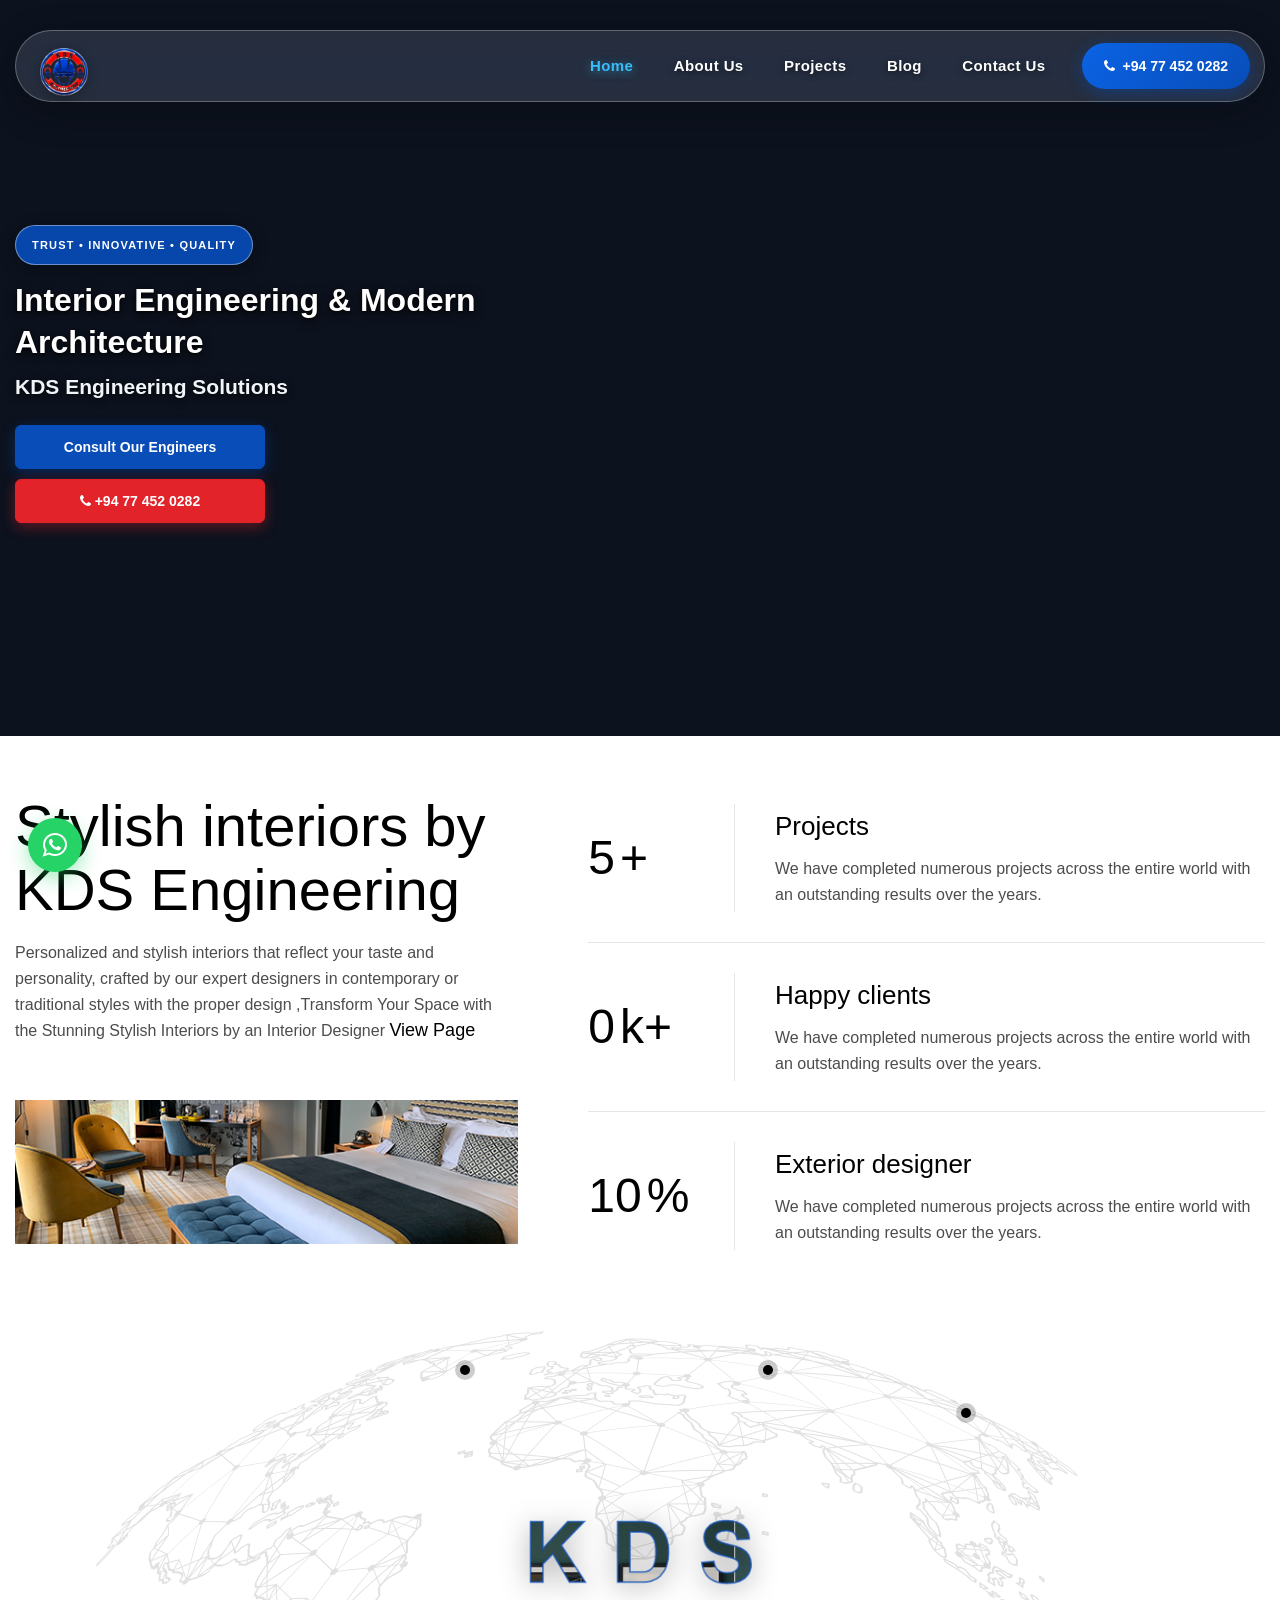
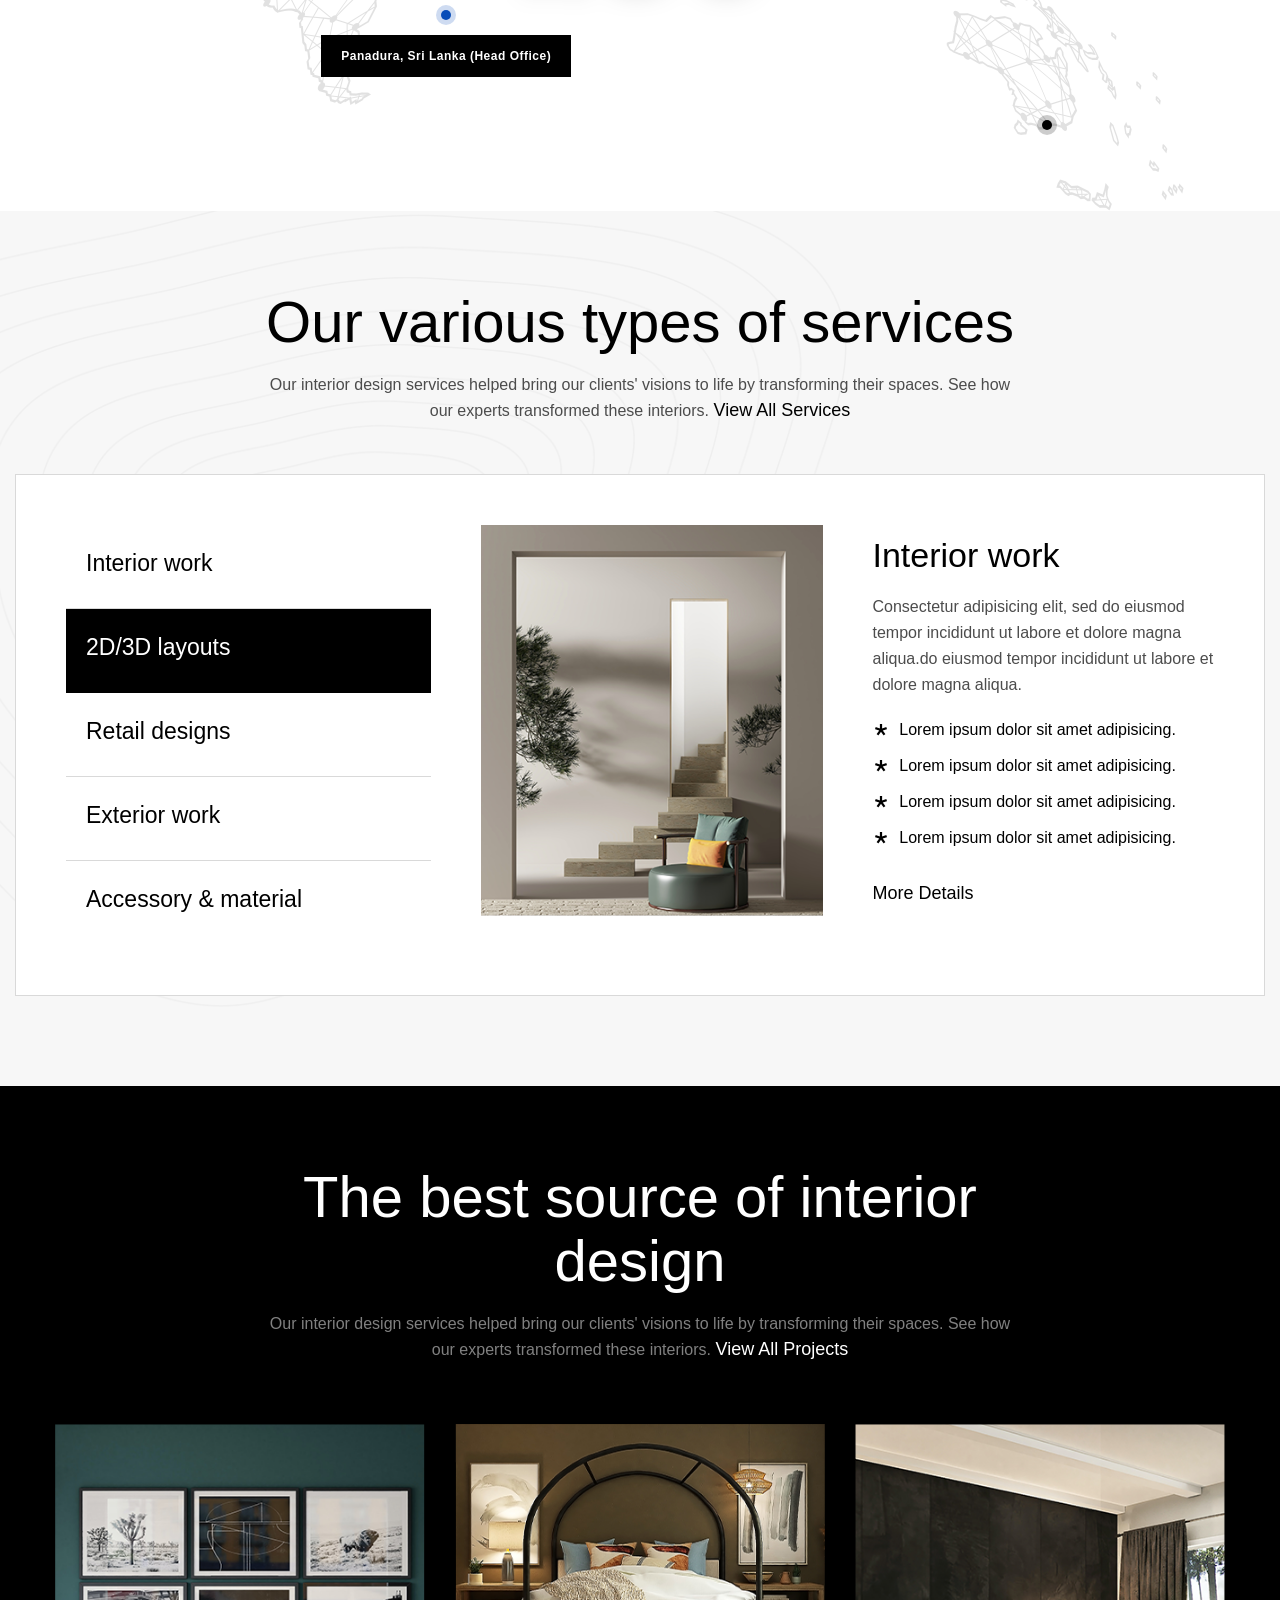
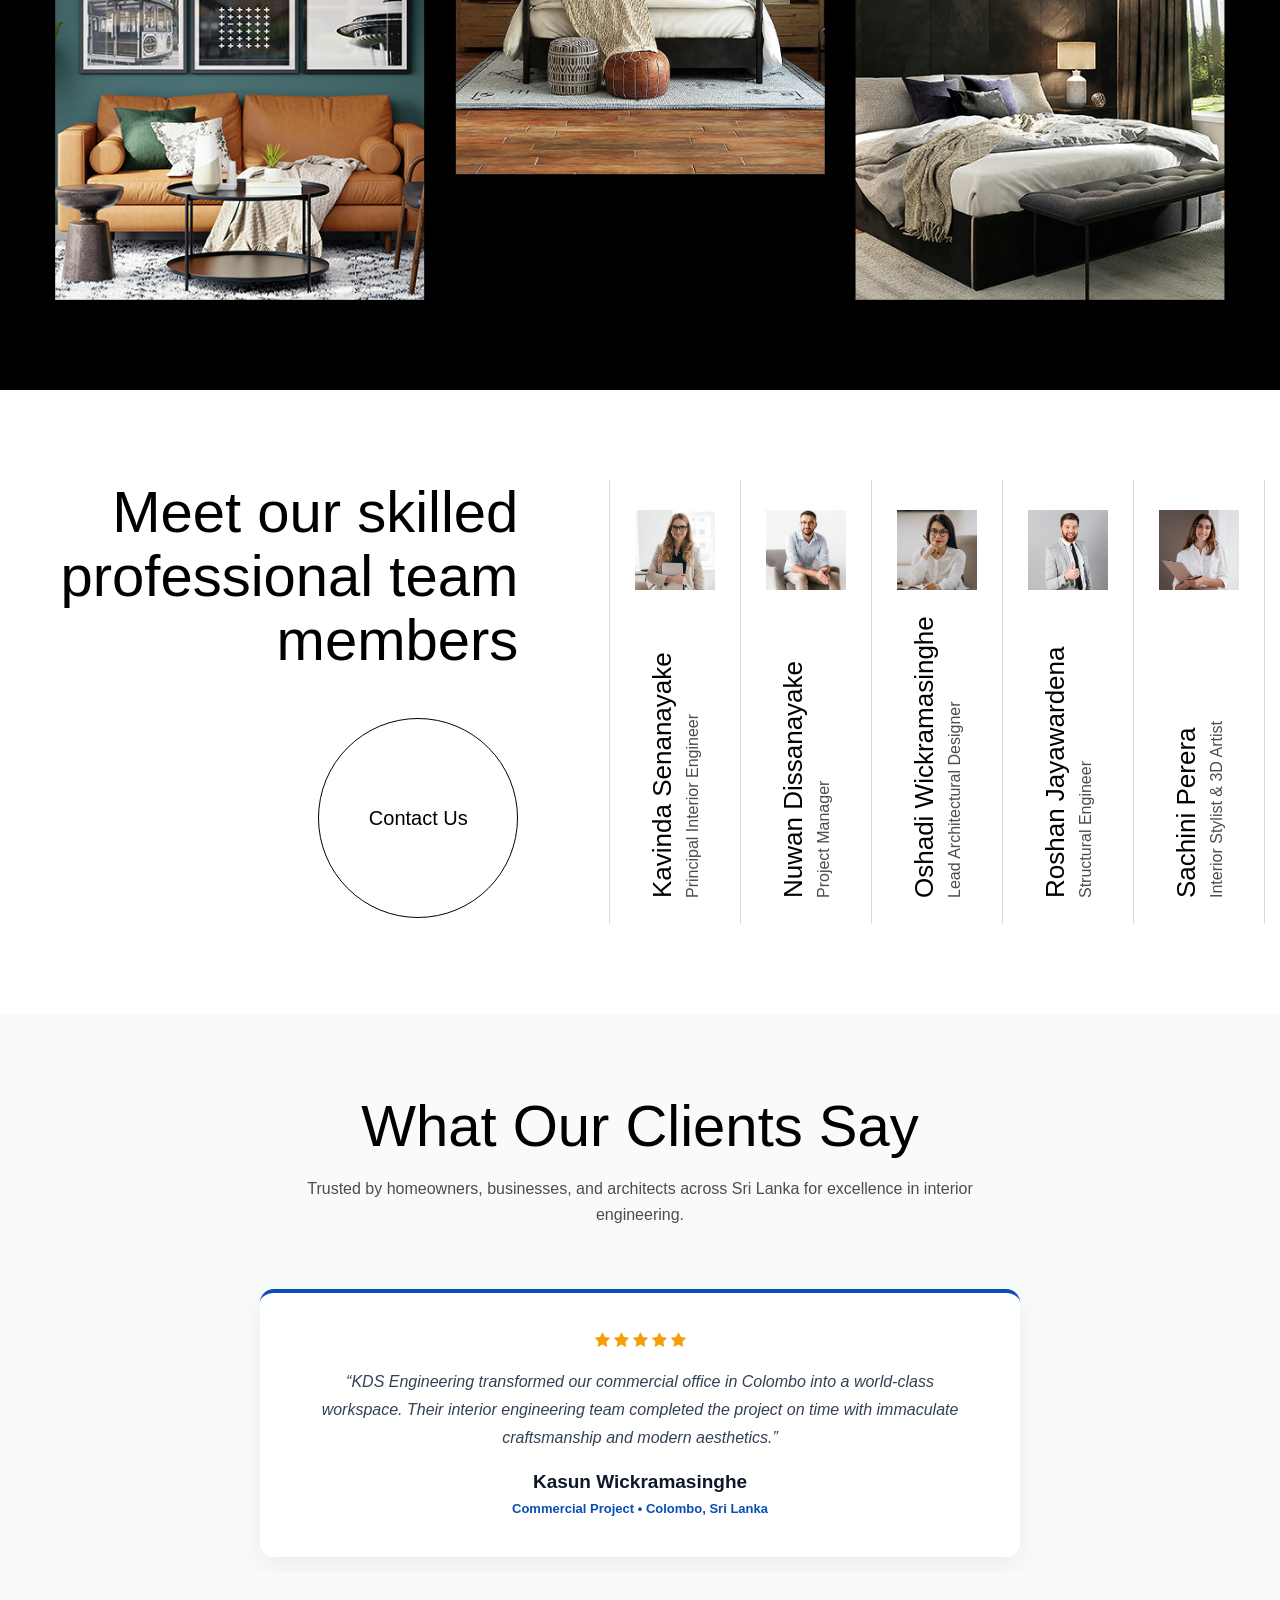
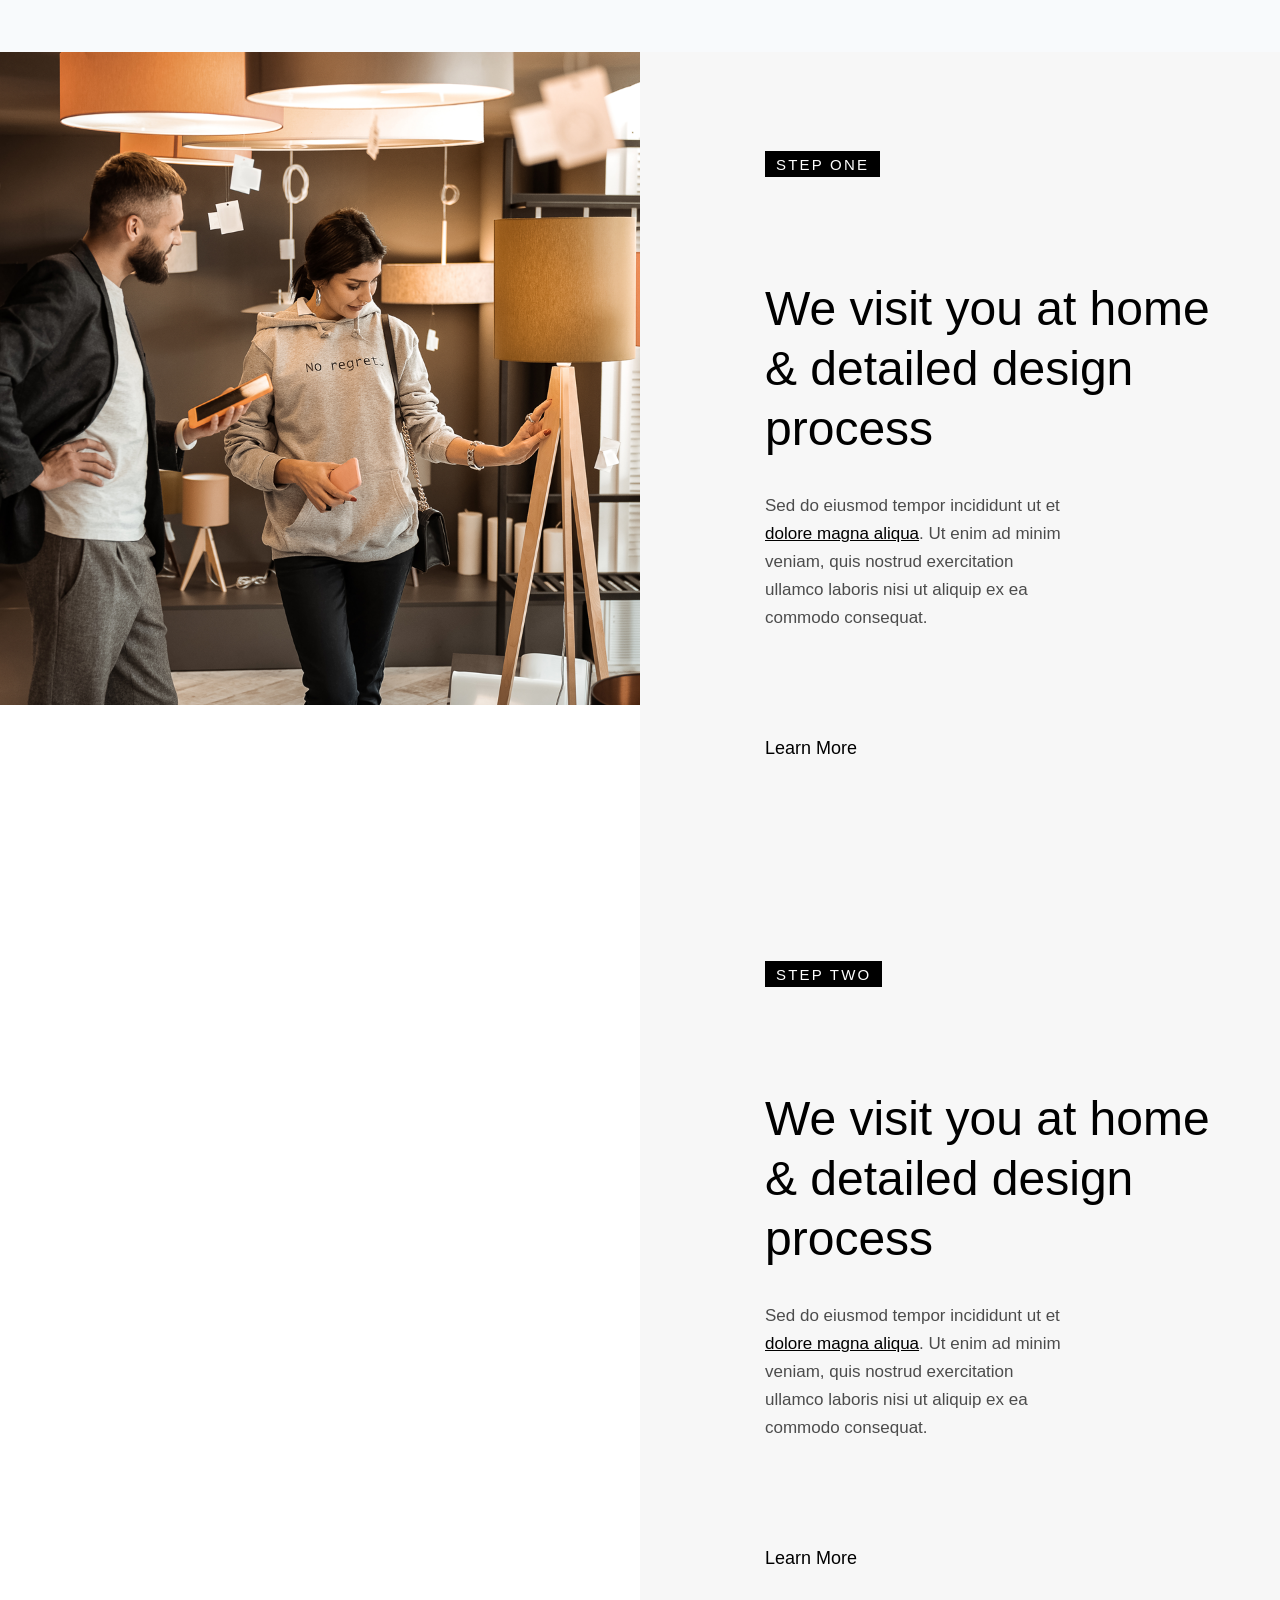
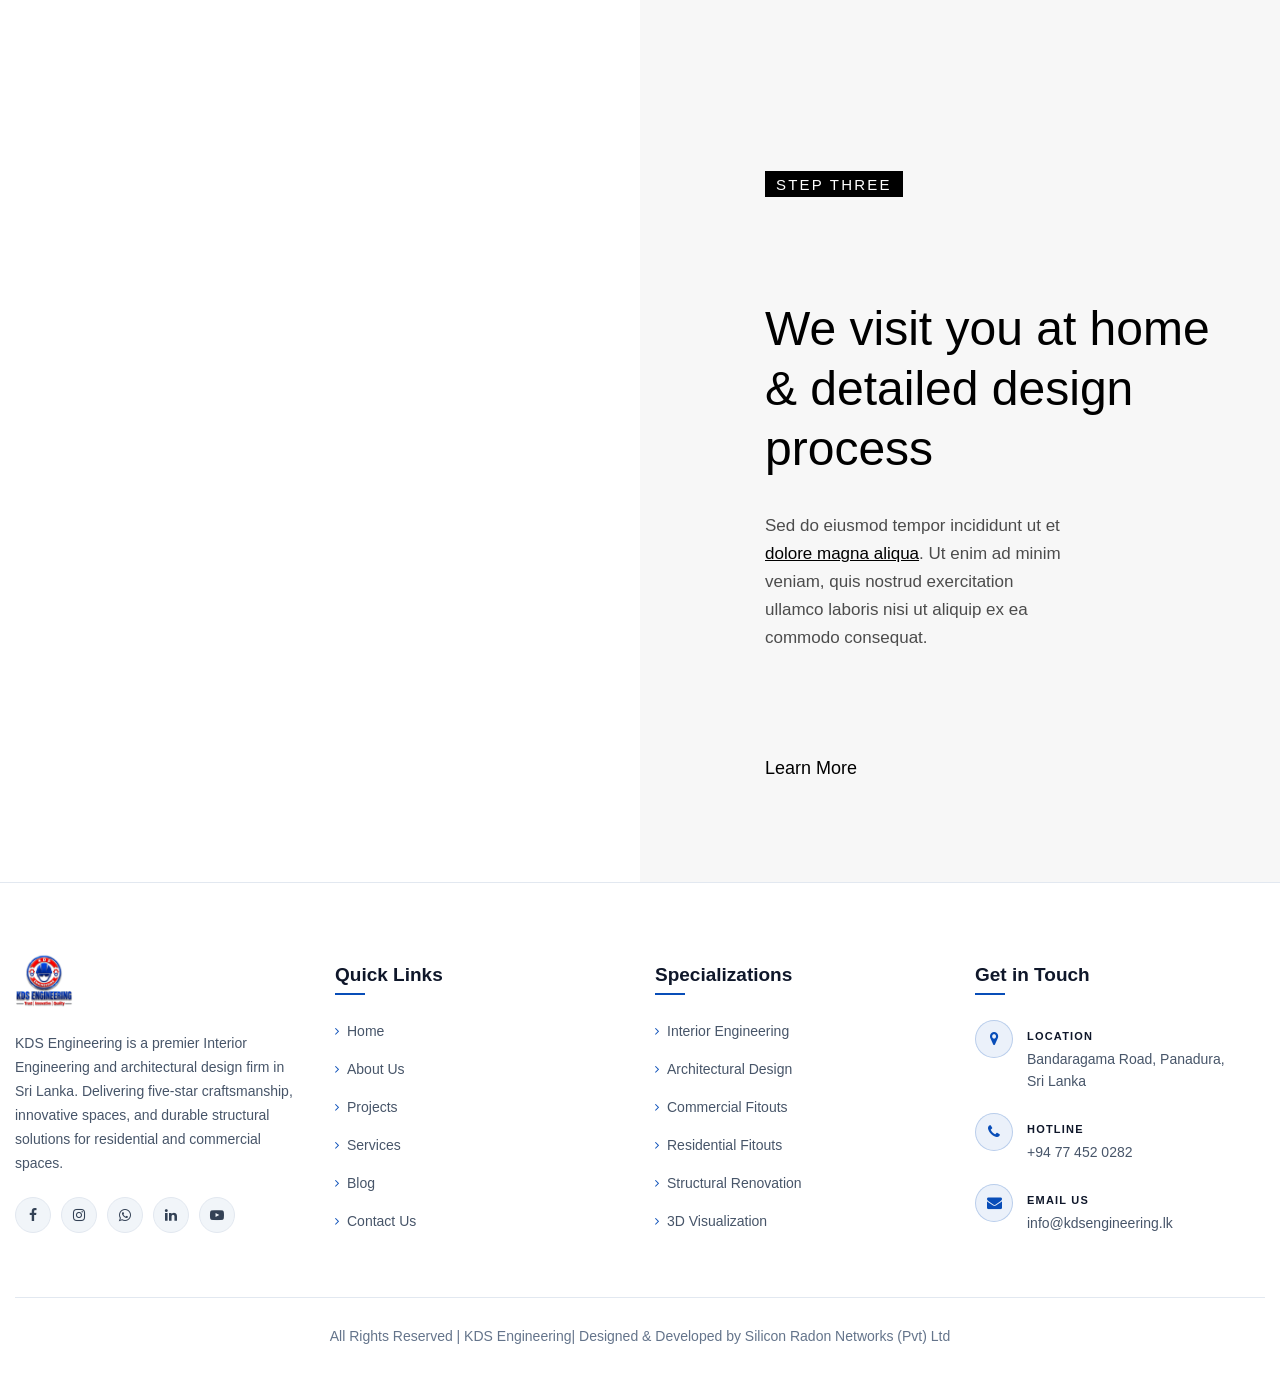
<file: index.html>
<!DOCTYPE html>
<html lang="en">


<head>
  <meta charset="utf-8">
  <title>KDS Engineering - Interior Engineering &amp; Modern Architecture</title>
  <meta content="width=device-width, initial-scale=1" name="viewport">
  <meta name="description" content="KDS Engineering - Trust | Innovative | Quality. Leading Interior Engineering and modern architectural design firm at Bandaragama Road, Panadura. Call +94 77 452 0282.">
  <meta name="keywords" content="KDS Engineering, Interior Engineering, Architecture, Interior Design, Bandaragama Road, Panadura, Sri Lanka, Construction">


  <link rel="preconnect" href="https://fonts.googleapis.com">
  <link rel="preconnect" href="https://fonts.gstatic.com" crossorigin>
  <link href="https://fonts.googleapis.com/css2?family=Montserrat:ital,wght@0,300;0,400;0,500;0,600;0,700;1,400&display=swap" rel="stylesheet">
  <link href="css/bootstrap.min.css" rel="stylesheet" type="text/css">
  <link href="css/aos.css" rel="stylesheet" type="text/css">
  <link href="css/animate.css" rel="stylesheet" type="text/css">
  <link href="css/fontello.css" rel="stylesheet" type="text/css">
  <link href="css/flaticon.css" rel="stylesheet" type="text/css">
  <link href="css/font-awesome.css" rel="stylesheet" type="text/css">
  <link href="css/themify-icons.css" rel="stylesheet" type="text/css">
  <link href="css/slick.css" rel="stylesheet" type="text/css">
  <link href="css/prettyPhoto.css" rel="stylesheet" type="text/css">
  <link href="css/main.css" rel="stylesheet" type="text/css">
  <link href="css/shortcode.css" rel="stylesheet" type="text/css">
  <link href="css/style.css" rel="stylesheet" type="text/css">
  <link href="css/megamenu.css" rel="stylesheet" type="text/css">
  <link href="css/responsive.css" rel="stylesheet" type="text/css">
  <link href="images/favicon.png" rel="shortcut icon" type="image/x-icon">
  <link href="images/webclip.png" rel="apple-touch-icon">
</head>

<body class="body">
  <div class="page">
    <header class="header prt-header-style-1">
      <div class="header-content-wrapper">
        <div class="header-navigation">
          <div class="container">
            <div class="site-navigation">
              <div class="site-branding">
                  <h1>
                      <a class="home-link" href="#" title="KDS Engineering" rel="home">
                          <img src="images/kds-logo.png" alt="KDS Engineering Logo" class="logo">

                      </a>
                  </h1>
              </div>
              <div class="site-menu">
                <div class="btn-show-menu-mobile menubar menubar--squeeze">
                    <span class="menubar-box">
                        <span class="menubar-inner"></span>
                    </span>
                </div>                
                <nav class="main-menu menu-mobile" id="menu">
                    <ul class="menu slide-menu">
                        <li class="mega-menu-item active">
                            <a class="mega-menu-link" href="#">Home</a>
                        </li>
                        <li class="mega-menu-item">
                            <a class="mega-menu-link" href="#">About Us</a>
                        </li>
                        <li class="mega-menu-item">
                            <a class="mega-menu-link" href="#">Projects</a>
                        </li>
                        <li class="mega-menu-item">
                            <a class="mega-menu-link" href="#">Blog</a>
                        </li>
                        <li class="mega-menu-item">
                            <a class="mega-menu-link" href="#">Contact Us</a>
                        </li>
                        <li class="mobile-phone-item">
                            <a class="mega-menu-link mobile-call-link" href="tel:+94774520282"><i class="fa fa-phone"></i> +94 77 452 0282</a>
                        </li>
                    </ul>
                </nav>
                <div class="header-extra">
                  <div class="header-extra-item">
                    <a href="tel:+94774520282"><i class="fa fa-phone"></i> +94 77 452 0282</a>
                  </div>
                </div>
              </div>
            </div>
          </div>
        </div>
      </div>
    </header>
    <section class="hero-section prt-row hero-single-video-section">
      <video class="hero-video-bg" autoplay loop muted playsinline preload="auto">
        <source src="images/interior.mp4" type="video/mp4">
      </video>
      <div class="container">
        <div class="hero-content-wrapper">
          <div class="hero-content-wrapper-inner">
            <div class="hero-badge-wrap" data-aos="fade-down" data-aos-delay="300">
              <span class="hero-badge-tag">Trust &bull; Innovative &bull; Quality</span>
            </div>
            <div class="hero-content-wrapper-line">
              <h1 class="hero-heading" data-aos="fade-right" data-aos-delay="450"><span class="hero-line-main">Interior Engineering &amp; Modern</span> <span class="hero-line-sub">Architecture</span></h1>
            </div>
            <div class="hero-content-wrapper-line">
              <div class="hero-heading-underline-box" data-aos="fade-right" data-aos-delay="600">
            
                <h2 class="hero-subheading">KDS Engineering Solutions</h2>
              </div>
            </div>
           
            <div class="hero-buttons-group" data-aos="fade-right" data-aos-delay="900">
              <a href="#" class="button hero-button prt-button hero-btn-consult">Consult Our Engineers</a>
              <a href="tel:+94774520282" class="button hero-button prt-button hero-btn-phone"><i class="fa fa-phone"></i> +94 77 452 0282</a>
            </div>
          </div>
        </div>
      </div>
    </section>
    <section class="about-section prt-row">
      <div class="container">
        <div class="row">
          <div class="col-lg-5" data-aos="fade-right">
            <div class="about-title-wrapper">
              <div class="section-title">
                <h2 class="section-title-heading">Stylish interiors by <br>KDS Engineering</h2>
                <p class="section-title-description">Personalized and stylish interiors that reflect your taste and personality, crafted by our expert designers in contemporary or traditional styles with the proper design ,Transform Your Space with the Stunning Stylish Interiors by an Interior Designer <a class="inline-button style3 prt-button">view page</a></p>
              </div>
              <div class="about-single-image-holder pt-10">
                <img src="images/single-image-01.png" alt="single-image-01" class="about-single-image">
              </div>
            </div>
          </div>
          <div class="col-lg-7" data-aos="fade-left">
            <div class="about-fid-block-wrapper">
              <div class="fid-item first-child">
                <div class="row">
                  <div class="col-lg-3">
                    <div class="prt-fid inside style1">
                      <div class="prt-fid-contents">
                          <h4 class="prt-fid-inner">
                              <span data-appear-animation="animateDigits" data-from="0" data-to="47" data-interval="5" data-before="" data-before-style="sup" data-after="+" data-after-style="sub" class="numinate">47</span>
                              <span>+</span>
                          </h4>                              
                      </div>
                    </div>
                  </div>
                  <div class="col-lg-9 align-self-center">
                    <div class="fid-title">
                      <h3 class="fid-heading">Projects</h3>
                      <p class="fid-description">We have completed numerous projects across the entire world with an outstanding results over the years.</p>
                    </div>
                  </div>
                </div>
              </div>
              <div class="fid-item">
                <div class="row">
                  <div class="col-lg-3">
                    <div class="prt-fid inside style1">
                      <div class="prt-fid-contents">
                          <h4 class="prt-fid-inner">
                              <span data-appear-animation="animateDigits" data-from="0" data-to="8" data-interval="2" data-before="" data-before-style="sup" data-after="+" data-after-style="sub" class="numinate">8</span>
                              <span>k+</span>
                          </h4>                              
                      </div>
                    </div>
                  </div>
                  <div class="col-lg-9 align-self-center">
                    <div class="fid-title">
                      <h3 class="fid-heading">Happy clients</h3>
                      <p class="fid-description">We have completed numerous projects across the entire world with an outstanding results over the years.</p>
                    </div>
                  </div>
                </div>
              </div>
              <div class="fid-item last-child">
                <div class="row">
                  <div class="col-lg-3">
                    <div class="prt-fid inside style1">
                      <div class="prt-fid-contents">
                          <h4 class="prt-fid-inner">
                              <span data-appear-animation="animateDigits" data-from="0" data-to="98" data-interval="5" data-before="" data-before-style="sup" data-after="+" data-after-style="sub" class="numinate">98</span>
                              <span>%</span>
                          </h4>                              
                      </div>
                    </div>
                  </div>
                  <div class="col-lg-9 align-self-center">
                    <div class="fid-title">
                      <h3 class="fid-heading">Exterior designer</h3>
                      <p class="fid-description">We have completed numerous projects across the entire world with an outstanding results over the years.</p>
                    </div>
                  </div>
                </div>
              </div>
            </div>
          </div>
        </div>
        <div class="row">
          <div class="col-lg-12" data-aos="fade-up">
            <div class="about-gif-block">
              <img src="images/world-image.png" alt="Sri Lanka and Global Network" class="world-image">
              <img src="images/kds-text.png" alt="KDS" class="gif kds-globe-text">
              <div class="map-dot-box dot-1" data-aos="zoom-out" data-aos-delay="800">
                <div class="map-dot">
                  <div class="dot"></div>
                </div>
                <div class="map-text-block">
                  <div class="map-text">Colombo, Sri Lanka</div>
                </div>
              </div>
              <div class="map-dot-box dot-2" data-aos="zoom-out" data-aos-delay="1000">
                <div class="map-dot">
                  <div class="dot"></div>
                </div>
                <div class="map-text-block">
                  <div class="map-text">Kandy, Sri Lanka</div>
                </div>
              </div>
              <div class="map-dot-box dot-3" data-aos="zoom-out" data-aos-delay="1200">
                <div class="map-dot">
                  <div class="dot"></div>
                </div>
                <div class="map-text-block">
                  <div class="map-text">Kurunegala, Sri Lanka</div>
                </div>
              </div>
              <div  class="map-dot-box dot-4" data-aos="zoom-out" data-aos-delay="1400">
                <div class="map-dot">
                  <div class="dot"></div>
                </div>
                <div class="map-text-block">
                  <div class="map-text">Galle, Sri Lanka</div>
                </div>
              </div>
              <div class="map-dot-box dot-5 active" data-aos="zoom-out" data-aos-delay="1600">
                <div class="map-dot">
                  <div class="dot"></div>
                </div>
                <div class="map-text-block">
                  <div class="map-text">Panadura, Sri Lanka (Head Office)</div>
                </div>
              </div>
            </div>
          </div>
        </div>
      </div>
    </section>
    <section class="services-section prt-row">
      <div class="container">
        <div class="row">
          <div class="col-lg-12" data-aos="fade-up">
            <div class="services-title-wrapper">
              <div class="section-title text-center mb-0">
                <h2 class="section-title-heading text-center">Our various types of services</h2>
                <p class="section-title-description text-center">Our interior design services helped bring our clients&#x27; visions to life by transforming their spaces. See how our experts transformed these interiors. <a class="inline-button style3 prt-button">view all services</a></p>
              </div>
            </div>
          </div>
        </div>
        <div class="row">
          <div class="col-lg-12" data-aos="fade-up">
            <div class="service-tab-wrapper">
              <div class="service-tab prt-tabs">
                <ul class="service-tab-menu prt-tab-menu">
                  <li class="service-tab-nav-link prt-tab-link">
                    <a class="service-tab-nav-title">Interior work</a>
                  </li>
                  <li class="service-tab-nav-link prt-tab-link active">
                    <a class="service-tab-nav-title">2D/3D layouts</a>
                  </li>
                  <li class="service-tab-nav-link prt-tab-link">
                    <a class="service-tab-nav-title">Retail designs</a>
                  </li>
                  <li class="service-tab-nav-link prt-tab-link">
                    <a class="service-tab-nav-title">Exterior work</a>
                  </li>
                  <li class="service-tab-nav-link prt-tab-link last-child">
                    <a class="service-tab-nav-title">Accessory & material</a>
                  </li>
                </ul>
                <div class="service-tab-content prt-tab-content">
                  <div class="service-tab-info">
                    <div class="row">
                      <div class="col-xl-6 col-lg-4">
                        <div class="service-tab-image-block">
                          <img src="images/service-tab-01.png" alt="service-tab-01" class="service-tab-image">
                          <div class="service-tab-image-overlay"></div>
                        </div>
                      </div>
                      <div class="col-xl-6 col-lg-8 align-self-center">
                        <div class="service-tab-description-block">
                          <h3 class="service-tab-description-title">Interior work</h3>
                          <p class="service-tab-description-text">Consectetur adipisicing elit, sed do eiusmod tempor incididunt ut labore et dolore magna aliqua.do eiusmod tempor incididunt ut labore et dolore magna aliqua.</p>
                          <ul class="service-tab-list">
                            <li class="service-tab-list-item">
                              <div class="service-tab-list-icon"><i class="icon-asterisk"></i></div>
                              <div class="service-tab-list-text">Lorem ipsum dolor sit amet adipisicing.</div>
                            </li>
                            <li class="service-tab-list-item">
                              <div class="service-tab-list-icon"><i class="icon-asterisk"></i></div>
                              <div class="service-tab-list-text">Lorem ipsum dolor sit amet adipisicing.</div>
                            </li>
                            <li class="service-tab-list-item">
                              <div class="service-tab-list-icon"><i class="icon-asterisk"></i></div>
                              <div class="service-tab-list-text">Lorem ipsum dolor sit amet adipisicing.</div>
                            </li>
                            <li class="service-tab-list-item">
                              <div class="service-tab-list-icon"><i class="icon-asterisk"></i></div>
                              <div class="service-tab-list-text">Lorem ipsum dolor sit amet adipisicing.</div>
                            </li>
                          </ul>
                          <a href="#" class="inline-button prt-button">More Details</a>
                        </div>
                      </div>
                    </div>
                  </div>
                  <div class="service-tab-info">
                    <div class="row">
                      <div class="col-lg-6">
                        <div class="service-tab-image-block">
                          <img src="images/service-tab-02.png" alt="service-tab-02" class="service-tab-image">
                          <div class="service-tab-image-overlay"></div>
                        </div>
                      </div>
                      <div class="col-lg-6 align-self-center">
                        <div class="service-tab-description-block">
                          <h3 class="service-tab-description-title">2D/3D layouts</h3>
                          <p class="service-tab-description-text">Consectetur adipisicing elit, sed do eiusmod tempor incididunt ut labore et dolore magna aliqua.do eiusmod tempor incididunt ut labore et dolore magna aliqua.</p>
                          <ul class="service-tab-list">
                            <li class="service-tab-list-item">
                              <div class="service-tab-list-icon"><i class="icon-asterisk"></i></div>
                              <div class="service-tab-list-text">Lorem ipsum dolor sit amet adipisicing.</div>
                            </li>
                            <li class="service-tab-list-item">
                              <div class="service-tab-list-icon"><i class="icon-asterisk"></i></div>
                              <div class="service-tab-list-text">Lorem ipsum dolor sit amet adipisicing.</div>
                            </li>
                            <li class="service-tab-list-item">
                              <div class="service-tab-list-icon"><i class="icon-asterisk"></i></div>
                              <div class="service-tab-list-text">Lorem ipsum dolor sit amet adipisicing.</div>
                            </li>
                            <li class="service-tab-list-item">
                              <div class="service-tab-list-icon"><i class="icon-asterisk"></i></div>
                              <div class="service-tab-list-text">Lorem ipsum dolor sit amet adipisicing.</div>
                            </li>
                          </ul>
                          <a href="#" class="inline-button prt-button">More Details</a>
                        </div>
                      </div>
                    </div>
                  </div>
                  <div class="service-tab-info">
                    <div class="row">
                      <div class="col-lg-6">
                        <div class="service-tab-image-block">
                          <img src="images/service-tab-03.png" alt="service-tab-03" class="service-tab-image">
                          <div class="service-tab-image-overlay"></div>
                        </div>
                      </div>
                      <div class="col-lg-6 align-self-center">
                        <div class="service-tab-description-block">
                          <h3 class="service-tab-description-title">Retail designs</h3>
                          <p class="service-tab-description-text">Consectetur adipisicing elit, sed do eiusmod tempor incididunt ut labore et dolore magna aliqua.do eiusmod tempor incididunt ut labore et dolore magna aliqua.</p>
                          <ul class="service-tab-list">
                            <li class="service-tab-list-item">
                              <div class="service-tab-list-icon"><i class="icon-asterisk"></i></div>
                              <div class="service-tab-list-text">Lorem ipsum dolor sit amet adipisicing.</div>
                            </li>
                            <li class="service-tab-list-item">
                              <div class="service-tab-list-icon"><i class="icon-asterisk"></i></div>
                              <div class="service-tab-list-text">Lorem ipsum dolor sit amet adipisicing.</div>
                            </li>
                            <li class="service-tab-list-item">
                              <div class="service-tab-list-icon"><i class="icon-asterisk"></i></div>
                              <div class="service-tab-list-text">Lorem ipsum dolor sit amet adipisicing.</div>
                            </li>
                            <li class="service-tab-list-item">
                              <div class="service-tab-list-icon"><i class="icon-asterisk"></i></div>
                              <div class="service-tab-list-text">Lorem ipsum dolor sit amet adipisicing.</div>
                            </li>
                          </ul>
                          <a href="#" class="inline-button prt-button">More Details</a>
                        </div>
                      </div>
                    </div>
                  </div>
                  <div class="service-tab-info">
                    <div class="row">
                      <div class="col-lg-6">
                        <div class="service-tab-image-block">
                          <img src="images/service-tab-04.png" alt="service-tab-04" class="service-tab-image">
                          <div class="service-tab-image-overlay"></div>
                        </div>
                      </div>
                      <div class="col-lg-6 align-self-center">
                        <div class="service-tab-description-block">
                          <h3 class="service-tab-description-title">Exterior work</h3>
                          <p class="service-tab-description-text">Consectetur adipisicing elit, sed do eiusmod tempor incididunt ut labore et dolore magna aliqua.do eiusmod tempor incididunt ut labore et dolore magna aliqua.</p>
                          <ul class="service-tab-list">
                            <li class="service-tab-list-item">
                              <div class="service-tab-list-icon"><i class="icon-asterisk"></i></div>
                              <div class="service-tab-list-text">Lorem ipsum dolor sit amet adipisicing.</div>
                            </li>
                            <li class="service-tab-list-item">
                              <div class="service-tab-list-icon"><i class="icon-asterisk"></i></div>
                              <div class="service-tab-list-text">Lorem ipsum dolor sit amet adipisicing.</div>
                            </li>
                            <li class="service-tab-list-item">
                              <div class="service-tab-list-icon"><i class="icon-asterisk"></i></div>
                              <div class="service-tab-list-text">Lorem ipsum dolor sit amet adipisicing.</div>
                            </li>
                            <li class="service-tab-list-item">
                              <div class="service-tab-list-icon"><i class="icon-asterisk"></i></div>
                              <div class="service-tab-list-text">Lorem ipsum dolor sit amet adipisicing.</div>
                            </li>
                          </ul>
                          <a href="#" class="inline-button prt-button">More Details</a>
                        </div>
                      </div>
                    </div>
                  </div>
                  <div class="service-tab-info">
                    <div class="row">
                      <div class="col-lg-6">
                        <div class="service-tab-image-block">
                          <img src="images/service-tab-05.png" alt="service-tab-05" class="service-tab-image">
                          <div class="service-tab-image-overlay"></div>
                        </div>
                      </div>
                      <div class="col-lg-6 align-self-center">
                        <div class="service-tab-description-block">
                          <h3 class="service-tab-description-title">Accessory & material</h3>
                          <p class="service-tab-description-text">Consectetur adipisicing elit, sed do eiusmod tempor incididunt ut labore et dolore magna aliqua.do eiusmod tempor incididunt ut labore et dolore magna aliqua.</p>
                          <ul class="service-tab-list">
                            <li class="service-tab-list-item">
                              <div class="service-tab-list-icon"><i class="icon-asterisk"></i></div>
                              <div class="service-tab-list-text">Lorem ipsum dolor sit amet adipisicing.</div>
                            </li>
                            <li class="service-tab-list-item">
                              <div class="service-tab-list-icon"><i class="icon-asterisk"></i></div>
                              <div class="service-tab-list-text">Lorem ipsum dolor sit amet adipisicing.</div>
                            </li>
                            <li class="service-tab-list-item">
                              <div class="service-tab-list-icon"><i class="icon-asterisk"></i></div>
                              <div class="service-tab-list-text">Lorem ipsum dolor sit amet adipisicing.</div>
                            </li>
                            <li class="service-tab-list-item">
                              <div class="service-tab-list-icon"><i class="icon-asterisk"></i></div>
                              <div class="service-tab-list-text">Lorem ipsum dolor sit amet adipisicing.</div>
                            </li>
                          </ul>
                          <a href="#" class="inline-button prt-button">More Details</a>
                        </div>
                      </div>
                    </div>
                  </div>
                </div>
              </div>
            </div>
          </div>
        </div>
      </div>
    </section>
    <section class="portfolio-section prt-row">
      <div class="container">
        <div class="row">
          <div class="col-lg-12" data-aos="fade-up">
            <div class="portfolio-title-wrapper">
              <div class="section-title text-center">
                <h2 class="section-title-heading text-white text-center">The best source of interior design</h2>
                <p class="section-title-description text-opacity text-center">Our interior design services helped bring our clients&#x27; visions to life by transforming their spaces. See how our experts transformed these interiors. <a class="inline-button style2 prt-button">view all projects</a></p>
              </div>
            </div>
          </div>
        </div>
      </div>
      <div class="container-fluid">
        <div class="row">
          <div class="col-lg-12" data-aos="fade-up">
            <div class="portfolio-content-wrapper">
              <div class="row portfolio-slider prt-slider">
                <div class="col-lg-4 col-md-6">
                  <div class="portfolio-item">
                    <div class="portfolio-item-thumbnail">
                      <img src="images/portfolio-01.png" alt="portfolio-01" class="portfolio-item-image">
                    </div>
                    <div class="portfolio-item-content">
                      <h3 class="portfolio-item-title">
                        <a href="#" class="portfolio-item-title-link">Loft room interior</a>
                      </h3>
                      <div class="portfolio-item-category">Architecture</div>
                    </div>
                  </div>
                </div>
                <div class="col-lg-4 col-md-6">
                  <div class="portfolio-item">
                    <div class="portfolio-item-thumbnail">
                      <img src="images/portfolio-02.png" alt="portfolio-02" class="portfolio-item-image">
                    </div>
                    <div class="portfolio-item-content">
                      <h3 class="portfolio-item-title">
                        <a href="#" class="portfolio-item-title-link">Custom furniture</a>
                      </h3>
                      <div class="portfolio-item-category">Interior design</div>
                    </div>
                  </div>
                </div>
                <div class="col-lg-4 col-md-6">
                  <div class="portfolio-item">
                    <div class="portfolio-item-thumbnail">
                      <img src="images/portfolio-03.png" alt="portfolio-03" class="portfolio-item-image">
                    </div>
                    <div class="portfolio-item-content">
                      <h3 class="portfolio-item-title">
                        <a href="#" class="portfolio-item-title-link">Color and texture</a>
                      </h3>
                      <div class="portfolio-item-category">Interior design</div>
                    </div>
                  </div>
                </div>
                <div class="col-lg-4 col-md-6">
                  <div class="portfolio-item">
                    <div class="portfolio-item-thumbnail">
                      <img src="images/portfolio-04.png" alt="portfolio-04" class="portfolio-item-image">
                    </div>
                    <div class="portfolio-item-content">
                      <h3 class="portfolio-item-title">
                        <a href="#" class="portfolio-item-title-link">Residential projects</a>
                      </h3>
                      <div class="portfolio-item-category">Interior design , Colonial</div>
                    </div>
                  </div>
                </div>
                <div class="col-lg-4 col-md-6">
                  <div class="portfolio-item">
                    <div class="portfolio-item-thumbnail">
                      <img src="images/portfolio-05.png" alt="portfolio-05" class="portfolio-item-image">
                    </div>
                    <div class="portfolio-item-content">
                      <h3 class="portfolio-item-title">
                        <a href="#" class="portfolio-item-title-link">Commercial projects</a>
                      </h3>
                      <div class="portfolio-item-category">Flooring , Colonial</div>
                    </div>
                  </div>
                </div>
                <div class="col-lg-4 col-md-6">
                  <div class="portfolio-item">
                    <div class="portfolio-item-thumbnail">
                      <img src="images/portfolio-06.png" alt="portfolio-06" class="portfolio-item-image">
                    </div>
                    <div class="portfolio-item-content">
                      <h3 class="portfolio-item-title">
                        <a href="#" class="portfolio-item-title-link">Sustainable design</a>
                      </h3>
                      <div class="portfolio-item-category">Architecture , Colonial</div>
                    </div>
                  </div>
                </div>
              </div>
            </div>
          </div>
        </div>
      </div>
    </section>
    <section class="team-section prt-row">
      <div class="container">
        <div class="row">
          <div class="col-xl-5 col-lg-4" data-aos="fade-right">
            <div class="team-title-wrapper">
              <div class="section-title text-right responsive-text-left">
                <h2 class="section-title-heading">Meet our skilled professional team members</h2>
              </div>
              <div class="team-button-block">
                <a href="#" class="round-button prt-button">Contact Us</a>
              </div>
            </div>
          </div>
          <div class="col-xl-7 col-lg-8 d-block d-lg-flex justify-content-end" data-aos="fade-left">
            <div class="team-content-wrapper">
              <div class="team-item">
                <div class="team-item-inner">
                  <div class="team-thumbnail">
                    <img src="images/team-01.png" alt="team-01" class="team-image">
                  </div>
                  <div class="team-content">
                    <h3 class="team-name"><a href="#">Kavinda Senanayake</a></h3>
                    <div class="team-designation">Principal Interior Engineer</div>
                  </div>
                </div>
              </div>
              <div class="team-item">
                <div class="team-item-inner">
                  <div class="team-thumbnail">
                    <img src="images/team-02.png" alt="team-02" class="team-image">
                  </div>
                  <div class="team-content">
                    <h3 class="team-name"><a href="#">Nuwan Dissanayake</a></h3>
                    <div class="team-designation">Project Manager</div>
                  </div>
                </div>
              </div>
              <div class="team-item">
                <div class="team-item-inner">
                  <div class="team-thumbnail">
                    <img src="images/team-03.png" alt="team-03" class="team-image">
                  </div>
                  <div class="team-content">
                    <h3 class="team-name"><a href="#">Oshadi Wickramasinghe</a></h3>
                    <div class="team-designation">Lead Architectural Designer</div>
                  </div>
                </div>
              </div>
              <div class="team-item">
                <div class="team-item-inner">
                  <div class="team-thumbnail">
                    <img src="images/team-04.png" alt="team-04" class="team-image">
                  </div>
                  <div class="team-content">
                    <h3 class="team-name"><a href="#">Roshan Jayawardena</a></h3>
                    <div class="team-designation">Structural Engineer</div>
                  </div>
                </div>
              </div>
              <div class="team-item last-child">
                <div class="team-item-inner">
                  <div class="team-thumbnail">
                    <img src="images/team-05.png" alt="team-05" class="team-image">
                  </div>
                  <div class="team-content">
                    <h3 class="team-name"><a href="#">Sachini Perera</a></h3>
                    <div class="team-designation">Interior Stylist &amp; 3D Artist</div>
                  </div>
                </div>
              </div>
            </div>
          </div>
        </div>
      </div>
    </section>
    <section class="testimonial-section prt-row">
      <div class="container">
        <div class="row">
          <div class="col-lg-12" data-aos="fade-up">
            <div class="testimonial-title-wrapper text-center">
              <div class="section-title text-center">
                <h2 class="section-title-heading text-center">What Our Clients Say</h2>
                <p class="section-title-description text-center">Trusted by homeowners, businesses, and architects across Sri Lanka for excellence in interior engineering.</p>
              </div>
            </div>
          </div>
        </div>
        <div class="row g-0 testimonial-slider prt-slider">
          <div class="col-lg-12">
            <div class="testimonial-compact-card">
              <div class="testimonial-stars">
                <i class="fa fa-star"></i><i class="fa fa-star"></i><i class="fa fa-star"></i><i class="fa fa-star"></i><i class="fa fa-star"></i>
              </div>
              <p class="testimonial-compact-quote">&ldquo;KDS Engineering transformed our commercial office in Colombo into a world-class workspace. Their interior engineering team completed the project on time with immaculate craftsmanship and modern aesthetics.&rdquo;</p>
              <h4 class="testimonial-client-name">Kasun Wickramasinghe</h4>
              <span class="testimonial-client-loc">Commercial Project &bull; Colombo, Sri Lanka</span>
            </div>
          </div>
          <div class="col-lg-12">
            <div class="testimonial-compact-card">
              <div class="testimonial-stars">
                <i class="fa fa-star"></i><i class="fa fa-star"></i><i class="fa fa-star"></i><i class="fa fa-star"></i><i class="fa fa-star"></i>
              </div>
              <p class="testimonial-compact-quote">&ldquo;Outstanding interior engineering work on our residence in Panadura. The team was highly attentive to every architectural detail and material quality. Truly trustworthy and innovative!&rdquo;</p>
              <h4 class="testimonial-client-name">Dilani Perera</h4>
              <span class="testimonial-client-loc">Residential Fitout &bull; Panadura, Sri Lanka</span>
            </div>
          </div>
          <div class="col-lg-12">
            <div class="testimonial-compact-card">
              <div class="testimonial-stars">
                <i class="fa fa-star"></i><i class="fa fa-star"></i><i class="fa fa-star"></i><i class="fa fa-star"></i><i class="fa fa-star"></i>
              </div>
              <p class="testimonial-compact-quote">&ldquo;Superb interior engineering team! Their 3D design phase gave us crystal-clear clarity, and the execution in Kandy was seamless with flawless craftsmanship.&rdquo;</p>
              <h4 class="testimonial-client-name">Chathura Fernando</h4>
              <span class="testimonial-client-loc">Luxury Villa Interior &bull; Kandy, Sri Lanka</span>
            </div>
          </div>
          <div class="col-lg-12">
            <div class="testimonial-compact-card">
              <div class="testimonial-stars">
                <i class="fa fa-star"></i><i class="fa fa-star"></i><i class="fa fa-star"></i><i class="fa fa-star"></i><i class="fa fa-star"></i>
              </div>
              <p class="testimonial-compact-quote">&ldquo;Trust, innovation, and quality are truly their hallmarks. The attention to detail in electrical, lighting, and timber fitouts was remarkable throughout the project.&rdquo;</p>
              <h4 class="testimonial-client-name">Nalaka Jayasuriya</h4>
              <span class="testimonial-client-loc">Corporate Client &bull; Galle, Sri Lanka</span>
            </div>
          </div>
        </div>
      </div>
    </section>
       <section class="home2-stepbox-section prt-row">
      <div class="container-fluid zero-padding">
        <div class="home2-stepbox-section-content-wrapper"> 
          <div class="row g-0 home2-stepbox-section-content">
            <div class="col-lg-6">
              <div class="stepbox-images-block">
                <div class="stepbox-images">
                  <div class="scroll-changing-stepbox-item-image first">
                      <img src="images/stepbox-01.png" alt="scroll-changing-image" class="stepbox-image">
                   </div>
                   <div class="scroll-changing-stepbox-item-image">
                      <img src="images/stepbox-02.png" alt="scroll-changing-image" class="stepbox-image">
                   </div>
                   <div class="scroll-changing-stepbox-item-image">
                      <img src="images/stepbox-03.png" alt="scroll-changing-image" class="stepbox-image">
                   </div>
                </div>
              </div>
            </div>
            <div class="col-lg-6">
              <div class="stepbox-items-block">
                <div class="stepbox-item first-item">
                  <div class="stepbox-item-inner">
                    <div class="stepbox-responsive-image-block">
                      <img src="images/stepbox-01.png" alt="scroll-changing-image" class="stepbox-responsive-image">
                    </div>
                    <div class="step-label">
                      <span>Step One</span>
                    </div>
                    <div class="stepbox-content">
                      <div class="stepbox-title">
                        <h3>We visit you at home <br>& detailed design process</h3>
                      </div>
                      <div class="stepbox-desc">
                        <p>Sed do eiusmod tempor incididunt ut et <a href="#">dolore magna aliqua</a>. Ut enim ad minim veniam, quis nostrud exercitation ullamco laboris nisi ut aliquip ex ea commodo consequat.</p>
                      </div>
                    </div>
                    <div class="stepbox-bottom">
                      <a href="#" class="stepbox-link">Learn More</a>
                    </div>
                  </div>
                </div>
                <div class="stepbox-item second-item">
                  <div class="stepbox-item-inner">
                    <div class="stepbox-responsive-image-block">
                      <img src="images/stepbox-02.png" alt="scroll-changing-image" class="stepbox-responsive-image">
                    </div>
                    <div class="step-label">
                      <span>Step Two</span>
                    </div>
                    <div class="stepbox-content">
                      <div class="stepbox-title">
                        <h3>We visit you at home <br>& detailed design process</h3>
                      </div>
                      <div class="stepbox-desc">
                        <p>Sed do eiusmod tempor incididunt ut et <a href="#">dolore magna aliqua</a>. Ut enim ad minim veniam, quis nostrud exercitation ullamco laboris nisi ut aliquip ex ea commodo consequat.</p>
                      </div>
                    </div>
                    <div class="stepbox-bottom">
                      <a href="#" class="stepbox-link">Learn More</a>
                    </div>
                  </div>
                </div>
                <div class="stepbox-item third-item">
                  <div class="stepbox-item-inner">
                    <div class="stepbox-responsive-image-block">
                      <img src="images/stepbox-03.png" alt="scroll-changing-image" class="stepbox-responsive-image">
                    </div>
                    <div class="step-label">
                      <span>Step Three</span>
                    </div>
                    <div class="stepbox-content">
                      <div class="stepbox-title">
                        <h3>We visit you at home <br>& detailed design process</h3>
                      </div>
                      <div class="stepbox-desc">
                        <p>Sed do eiusmod tempor incididunt ut et <a href="#">dolore magna aliqua</a>. Ut enim ad minim veniam, quis nostrud exercitation ullamco laboris nisi ut aliquip ex ea commodo consequat.</p>
                      </div>
                    </div>
                    <div class="stepbox-bottom">
                      <a href="#" class="stepbox-link">Learn More</a>
                    </div>
                  </div>
                </div>
              </div>
            </div>
          </div>
        </div>
      </div>
    </section>
    <footer class="footer prt-row footer-modern-section">
      <div class="container">
        <div class="top-footer p-0">
          <div class="row">
            <!-- Col 1: Brand & About -->
            <div class="col-lg-3 col-md-6 col-sm-12 mb-4 mb-lg-0">
              <a href="#" class="footer-modern-logo">
                <img src="images/kds-logo-transparent.png" alt="KDS Engineering Logo" style="max-height: 58px; width: auto; object-fit: contain;">
              </a>
              <p class="footer-about-text">KDS Engineering is a premier Interior Engineering and architectural design firm in Sri Lanka. Delivering five-star craftsmanship, innovative spaces, and durable structural solutions for residential and commercial spaces.</p>
              <div class="footer-social-row">
                <a href="#" target="_blank" class="footer-round-icon" title="Facebook"><i class="fa fa-facebook"></i></a>
                <a href="#" target="_blank" class="footer-round-icon" title="Instagram"><i class="fa fa-instagram"></i></a>
                <a href="https://wa.me/94774520282" target="_blank" class="footer-round-icon" title="WhatsApp"><i class="fa fa-whatsapp"></i></a>
                <a href="#" target="_blank" class="footer-round-icon" title="LinkedIn"><i class="fa fa-linkedin"></i></a>
                <a href="#" target="_blank" class="footer-round-icon" title="YouTube"><i class="fa fa-youtube-play"></i></a>
              </div>
            </div>

            <!-- Col 2: Quick Links -->
            <div class="col-lg-3 col-md-6 col-sm-12 mb-4 mb-lg-0">
              <h4 class="footer-col-title">Quick Links</h4>
              <ul class="footer-links-list">
                <li><a href="#"><i class="fa fa-angle-right"></i> Home</a></li>
                <li><a href="#"><i class="fa fa-angle-right"></i> About Us</a></li>
                <li><a href="#"><i class="fa fa-angle-right"></i> Projects</a></li>
                <li><a href="#"><i class="fa fa-angle-right"></i> Services</a></li>
                <li><a href="#"><i class="fa fa-angle-right"></i> Blog</a></li>
                <li><a href="#"><i class="fa fa-angle-right"></i> Contact Us</a></li>
              </ul>
            </div>

            <!-- Col 3: Specializations -->
            <div class="col-lg-3 col-md-6 col-sm-12 mb-4 mb-lg-0">
              <h4 class="footer-col-title">Specializations</h4>
              <ul class="footer-links-list">
                <li><a href="#"><i class="fa fa-angle-right"></i> Interior Engineering</a></li>
                <li><a href="#"><i class="fa fa-angle-right"></i> Architectural Design</a></li>
                <li><a href="#"><i class="fa fa-angle-right"></i> Commercial Fitouts</a></li>
                <li><a href="#"><i class="fa fa-angle-right"></i> Residential Fitouts</a></li>
                <li><a href="#"><i class="fa fa-angle-right"></i> Structural Renovation</a></li>
                <li><a href="#"><i class="fa fa-angle-right"></i> 3D Visualization</a></li>
              </ul>
            </div>

            <!-- Col 4: Get in Touch -->
            <div class="col-lg-3 col-md-6 col-sm-12">
              <h4 class="footer-col-title">Get in Touch</h4>
              <div class="footer-touch-item">
                <div class="touch-icon"><i class="fa fa-map-marker"></i></div>
                <div class="touch-info">
                  <h6>LOCATION</h6>
                  <p>Bandaragama Road, Panadura,<br>Sri Lanka</p>
                </div>
              </div>
              <div class="footer-touch-item">
                <div class="touch-icon"><i class="fa fa-phone"></i></div>
                <div class="touch-info">
                  <h6>HOTLINE</h6>
                  <p><a href="tel:+94774520282">+94 77 452 0282</a></p>
                </div>
              </div>
              <div class="footer-touch-item">
                <div class="touch-icon"><i class="fa fa-envelope"></i></div>
                <div class="touch-info">
                  <h6>EMAIL US</h6>
                  <p><a href="mailto:info@kdsengineering.lk">info@kdsengineering.lk</a></p>
                </div>
              </div>
            </div>
          </div>
        </div>

        <!-- Centered Copyright Bar (No Quick Links) -->
        <div class="bottom-footer-centered">
          <p class="copyright-text">All Rights Reserved | KDS Engineering| Designed & Developed by Silicon Radon Networks (Pvt) Ltd</p>
        </div>
      </div>
    </footer>
    <a href="https://wa.me/94774520282" target="_blank" class="floating-whatsapp-btn" title="Chat on WhatsApp">
      <i class="fa fa-whatsapp"></i>
    </a>
    <a id="totop" href="#top">
      <i class="icon-up-open"></i>
    </a>
  </div>
  <script src="js/jquery-3.7.1.min.js"></script>
  <script src="js/jquery-migrate-3.4.1.min.js"></script>
  <script src="js/bootstrap.min.js"></script>
  <script src="js/jquery-waypoints.js"></script> 
  <script src="js/numinate.min.js"></script>
  <script src="js/circle-progress.min.js"></script>
  <script src="js/jquery-validate.js"></script>
  <script src="js/jquery.prettyPhoto.js"></script>
  <script src="js/imagesloaded.min.js"></script>
  <script src="js/jquery-isotope.js"></script>
  <script src="js/slick.min.js"></script>
  <script src="js/aos.js"></script>
  <script src="js/gsap.js"></script>
  <script src="js/scrolltrigger.js"></script>
  <script src="js/splittext.js"></script>
  <script src="js/cursor.js"></script>
  <script src="js/magnetic.js"></script>
  <script src="js/gsap-animation.js"></script>
  <script src="js/tweenmax.js"></script>
  <script src="js/main.js"></script>
</body>


</html>
</file>
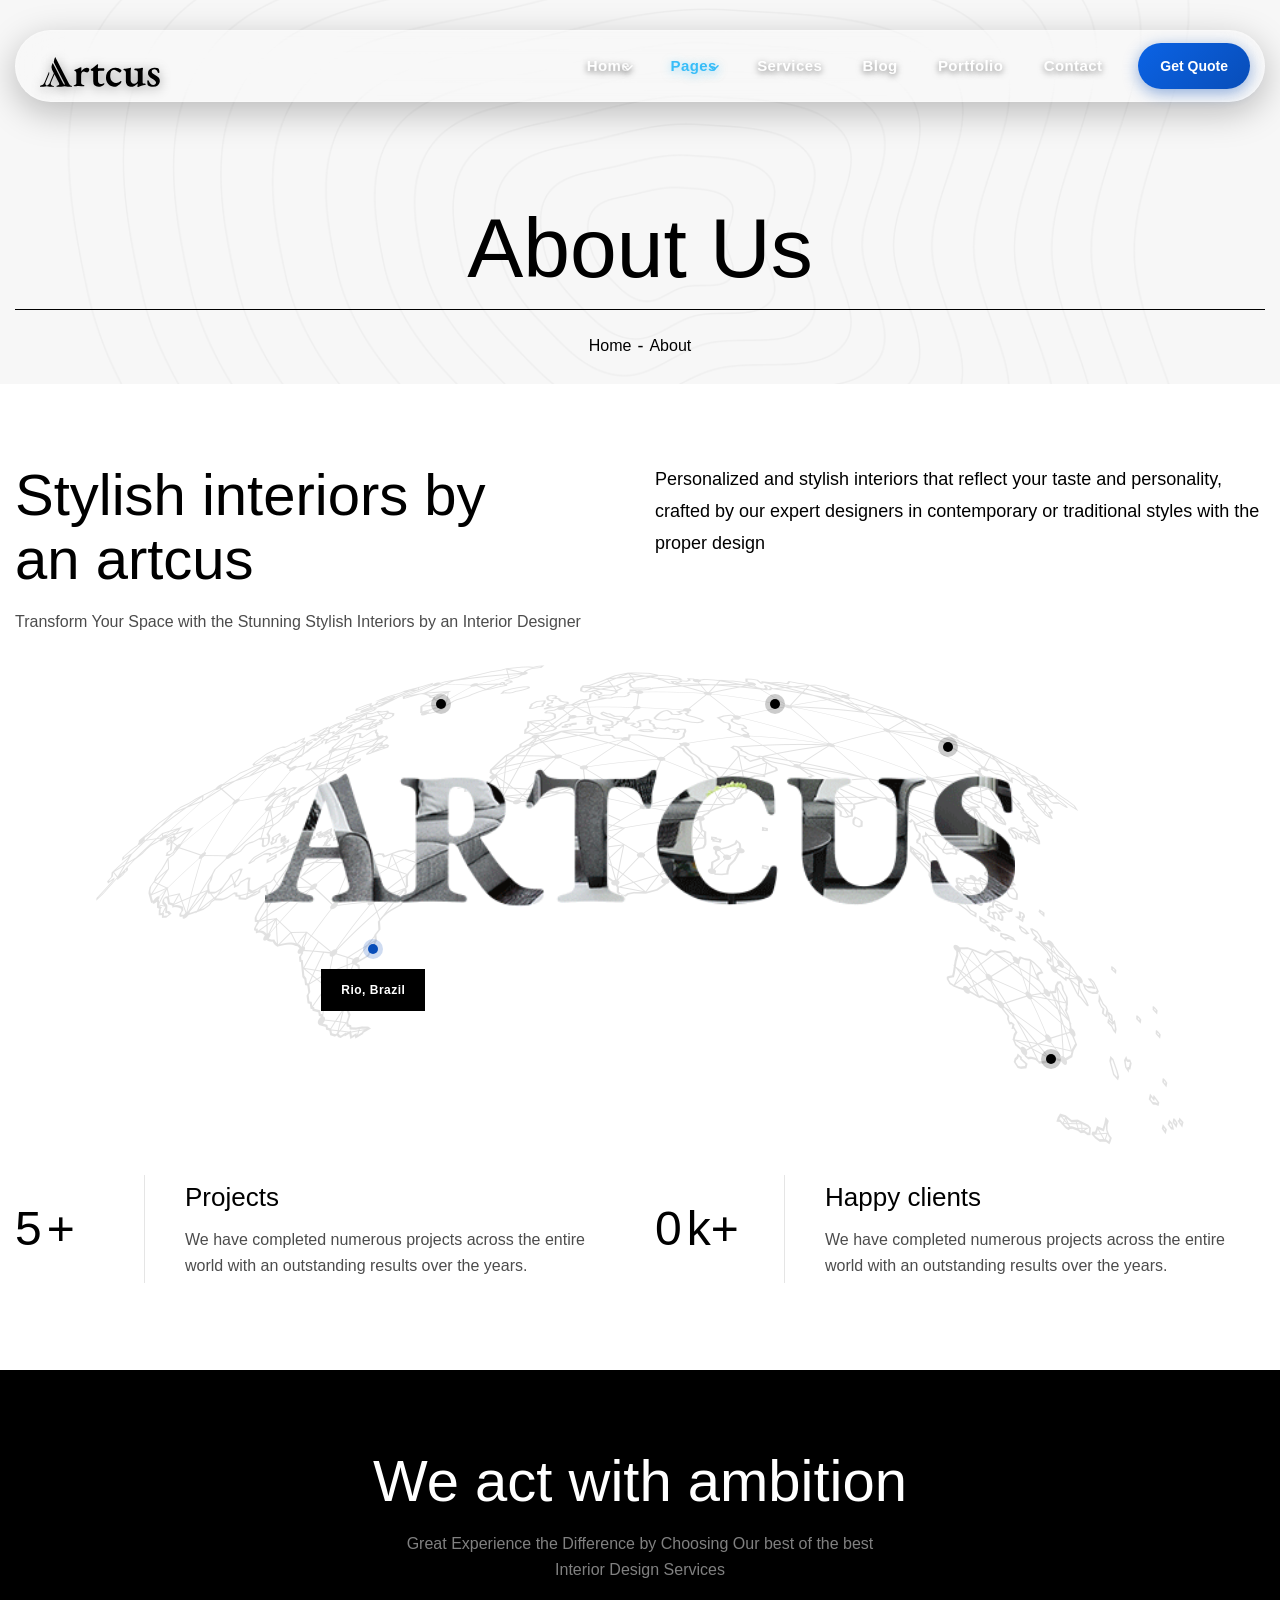
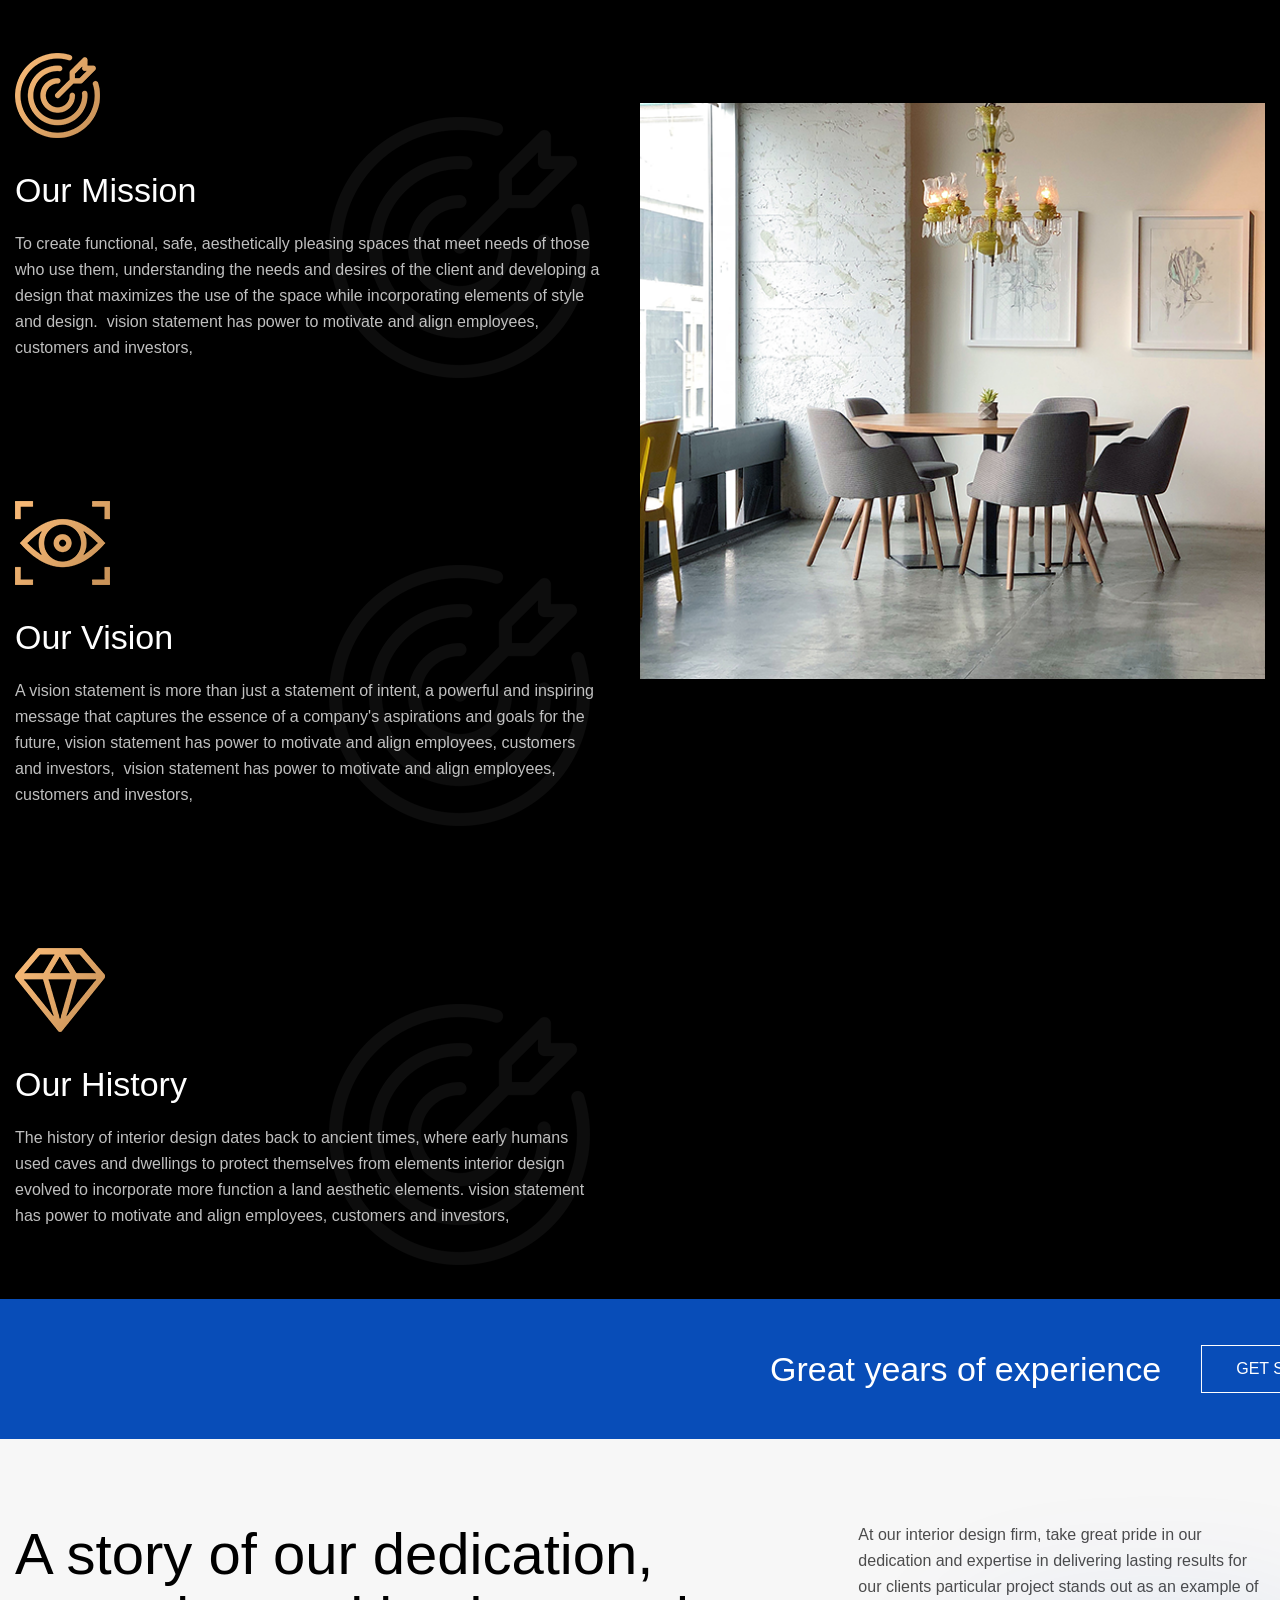
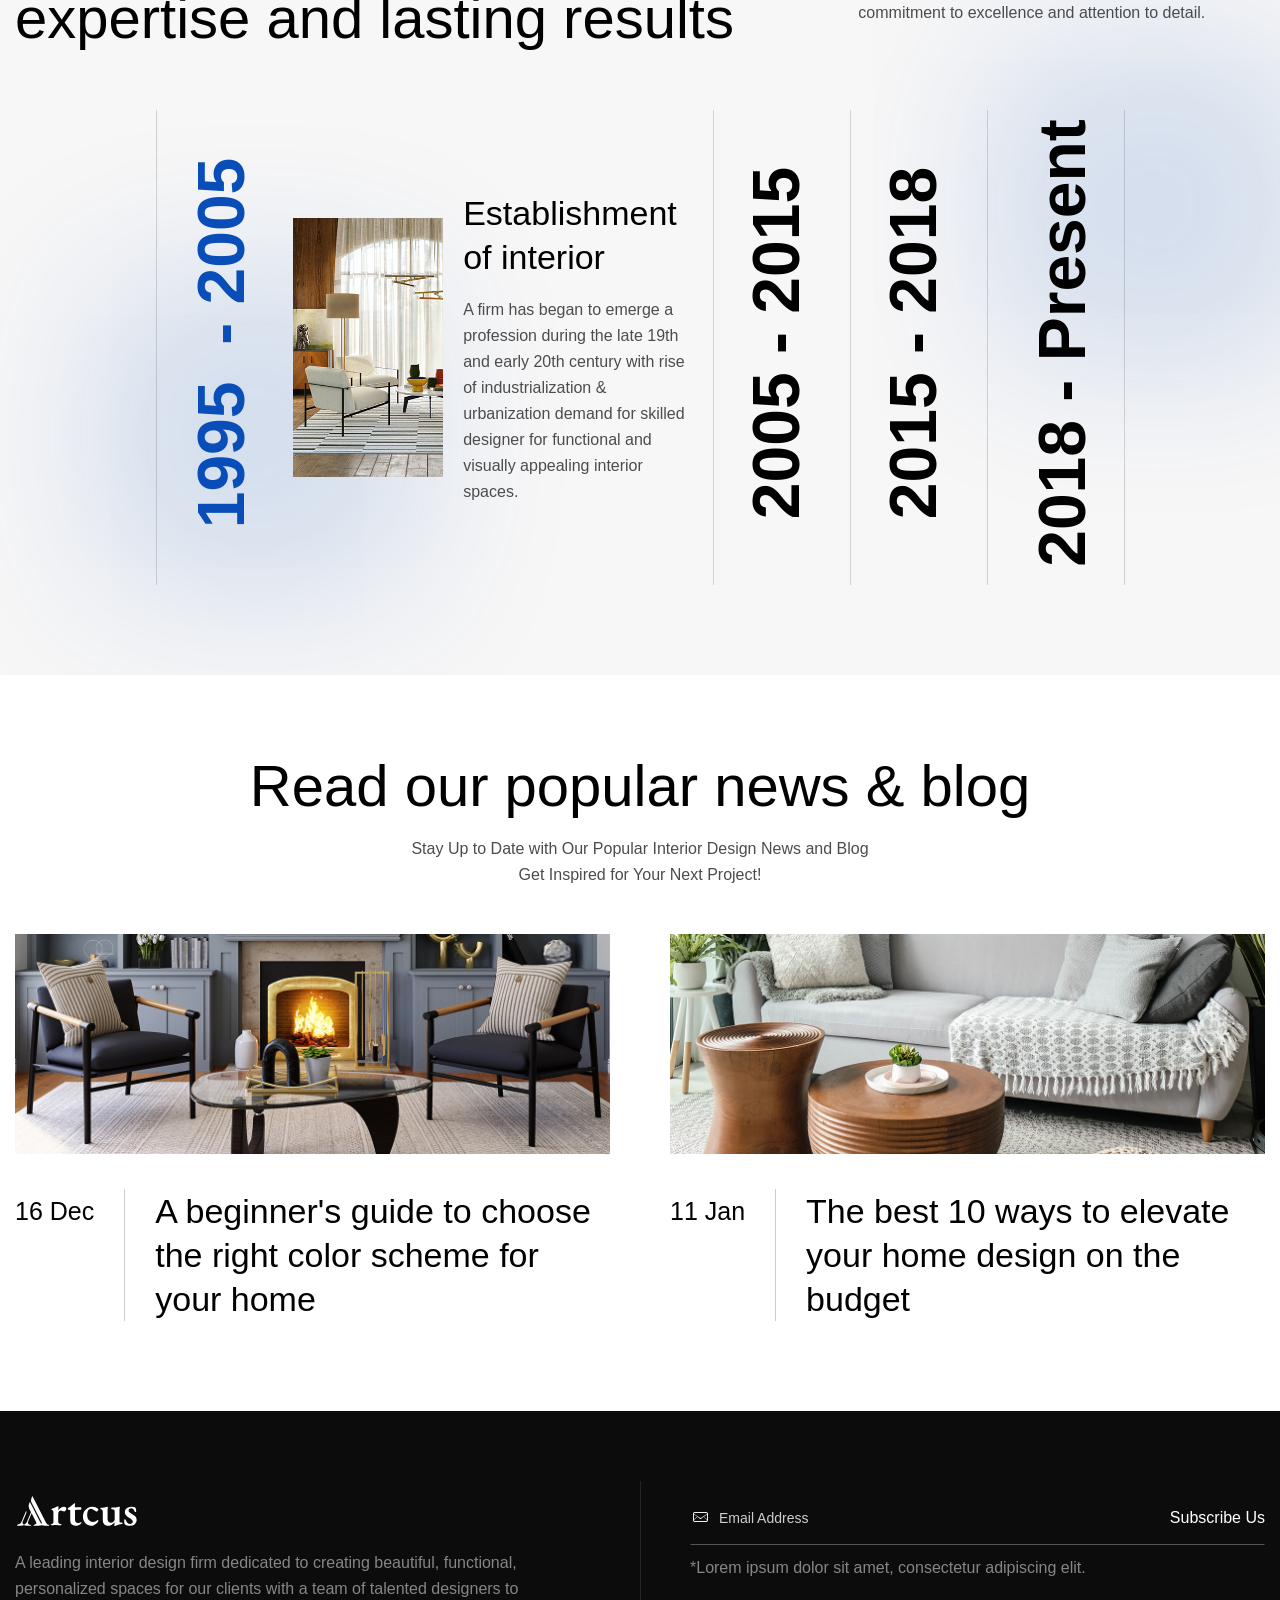
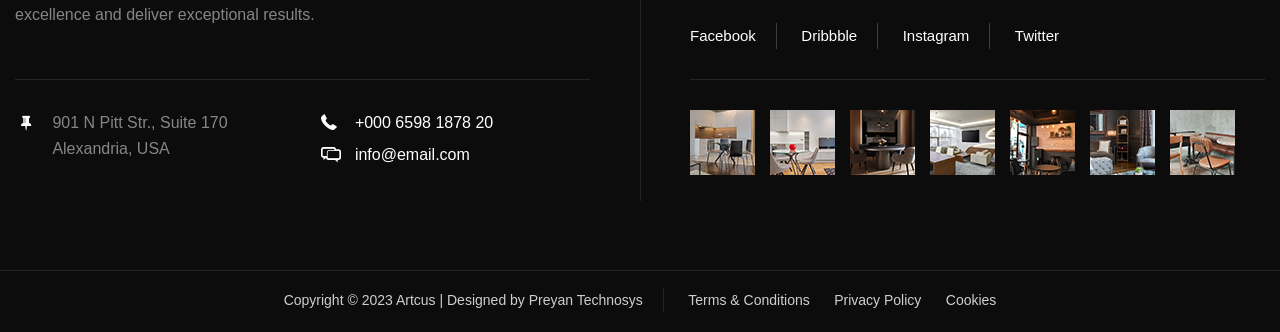
<file: about.html>
<!DOCTYPE html>
<html lang="en">

<!-- Mirrored from https://cymolthemes.com/html/artcus/about.html by HTTrack Website Copier/3.x [XR&CO], Sat, 21 Nov 2026 06:48:04 GMT -->
<head>
  <meta charset="utf-8">
  <title>Artcus - Architecture and Interior Design Template</title>
  <meta content="width=device-width, initial-scale=1" name="viewport">
  <meta name=”keywords” content="Artcus - Interior Designer & Architecture WordPress Theme, Artcus - Interior Designer & Architecture HTML Template, themes & template, html5 template, WordPress theme, unlimited colours available, ui/ux,ui/ux design, best html template, html template, html, JavaScript, best css theme,css3, elementor theme, latest premium themes 2024, latest premium templates 2024, preyan technosys Pvt.Ltd,cymol themes, themetech mount, Web 3.0, multi-theme, website theme and template, WooCommerce, bootstrap template, web templates, responsive ">
  
  <link href="css/bootstrap.min.css" rel="stylesheet" type="text/css">
  <link href="css/aos.css" rel="stylesheet" type="text/css">
  <link href="css/animate.css" rel="stylesheet" type="text/css">
  <link href="css/all.min.css" rel="stylesheet" type="text/css">
  <link href="css/abuget.css" rel="stylesheet" type="text/css">
  <link href="css/fontello.css" rel="stylesheet" type="text/css">
  <link href="css/flaticon.css" rel="stylesheet" type="text/css">
  <link href="css/font-awesome.css" rel="stylesheet" type="text/css">
  <link href="css/themify-icons.css" rel="stylesheet" type="text/css">
  <link href="css/slick.css" rel="stylesheet" type="text/css">
  <link href="css/prettyPhoto.css" rel="stylesheet" type="text/css">
  <link href="css/main.css" rel="stylesheet" type="text/css">
  <link href="css/shortcode.css" rel="stylesheet" type="text/css">
  <link href="css/style.css" rel="stylesheet" type="text/css">
  <link href="css/megamenu.css" rel="stylesheet" type="text/css">
  <link href="css/responsive.css" rel="stylesheet" type="text/css">
  <link href="images/favicon.png" rel="shortcut icon" type="image/x-icon">
  <link href="images/webclip.png" rel="apple-touch-icon">
</head>
<body class="body">
  <div class="page-with-sticky-section">
    <header class="header prt-header-style-1">
      <div class="header-content-wrapper">
        <div class="header-navigation">
          <div class="container">
            <div class="site-navigation">
              <div class="site-branding">
                  <h1>
                      <a class="home-link" href="index.html" title="artcus" rel="home">
                          <img src="images/logo.svg" width="124" height="30" alt="logo" class="logo">
                      </a>
                  </h1>
              </div>
              <div class="site-menu">
                <div class="btn-show-menu-mobile menubar menubar--squeeze">
                    <span class="menubar-box">
                        <span class="menubar-inner"></span>
                    </span>
                </div>                
                <nav class="main-menu menu-mobile" id="menu">
                    <ul class="menu slide-menu">
                        <li class="mega-menu-item with-submenu">
                            <a class="mega-menu-link" href="index.html">Home</a>
                            <ul class="mega-submenu" role="menu">
                                <li>
                                    <div class="row">
                                        <div class="col-menu col-xl-6 col-lg-12">
                                            <div class="content">
                                                <ul class="menu-col">
                                                    <li><a href="index.html">Home</a></li>
                                                    <li><a href="homepage-2.html">Home 2</a></li>
                                                </ul>
                                            </div>
                                        </div>
                                        <div class="col-menu col-xl-6 col-lg-12">
                                            <div class="content">
                                                <ul class="menu-col">
                                                    <li><a href="index.html">Header Style 01</a></li>
                                                    <li><a href="homepage-2.html">Header Style 02</a></li>                                          
                                                </ul>
                                            </div>
                                        </div>    
                                    </div>
                                </li>
                            </ul>
                        </li>
                        <li class="mega-menu-item with-submenu active">
                            <a href="#" class="mega-menu-link">Pages</a>
                            <ul class="mega-submenu" role="menu">
                                <li>
                                    <div class="row">
                                        <div class="col-menu col-xl-6 col-lg-12">
                                            <div class="content">
                                                <ul class="menu-col">
                                                    <li class="active"><a href="about.html">About</a></li>
                                                    <li><a href="services.html">Service</a></li>
                                                    <li><a href="blog.html">Blog</a></li>
                                                    <li><a href="portfolio.html">Portfolio</a></li>
                                                    <li><a href="team.html">Our Team</a></li>
                                                    <li><a href="contact.html">Contact Us</a></li>
                                                </ul>
                                            </div>
                                        </div>
                                        <div class="col-menu col-xl-6 col-lg-12">
                                            <div class="content">
                                                <ul class="menu-col">
                                                    <li><a href="services-details.html">Services Details</a></li>
                                                    <li><a href="portfolios-details.html">Portfolio Details</a></li>
                                                    <li><a href="blog-details.html">Blog Details</a></li> 
                                                    <li><a href="team-details.html">Team Details</a></li>
                                                    <li><a href="faq.html">FAQ</a></li>
                                                    <li><a href="404.html">404 Page</a></li>                                           
                                                </ul>
                                            </div>
                                        </div>    
                                    </div>
                                </li>
                            </ul>
                        </li>
                        <li class="mega-menu-item">
                            <a href="services.html" class="mega-menu-link">Services</a>
                        </li>
                        <li class="mega-menu-item">
                            <a href="blog.html" class="mega-menu-link">Blog</a>
                        </li>
                        <li class="mega-menu-item">
                            <a href="portfolio.html" class="mega-menu-link">Portfolio</a>
                        </li>
                        <li class="mega-menu-item">
                            <a href="contact.html" class="mega-menu-link">Contact</a>
                        </li>
                    </ul>
                </nav>
                <div class="header-extra">
                  <div class="header-extra-item">
                    <a href="contact.html">Get Quote</a>
                  </div>
                </div>
              </div>
            </div>
          </div>
        </div>
      </div>
    </header>
    <section class="page-title prt-row">
      <div class="container">
        <div class="page-title-inner">
          <div class="page-title-wrapper">
            <div data-prt-id="prt-12" class="page-title-heading-block">
              <h2 class="page-title-heading">about us</h2>
            </div>
            <div data-prt-id="prt-13" class="page-title-bradcrumb">
              <div class="breadcrumb-home">
                <a href="#" class="bradcrumb-home-link">home</a>
              </div>
              <div class="bradcrumb-seprator">
                <div class="bradcrumb-seprator-icon">-</div>
              </div>
              <div class="bradcrumb-page">
                <div class="bradcrumb-page-name">about</div>
              </div>
            </div>
          </div>
        </div>
      </div>
    </section>
    <section class="about-info-section prt-row">
      <div class="container">
        <div class="row">
          <div class="col-lg-6" data-aos="fade-right">
            <div class="about-info-section-title-wrapper">
              <div class="section-title zero-margin">
                <h2 class="section-title-heading">Stylish interiors by <br>an artcus</h2>
                <p class="section-title-description">Transform Your Space with the Stunning Stylish Interiors by an Interior Designer<br> </p>
              </div>
            </div>
          </div>
          <div class="col-lg-6 res-991-mt-30" data-aos="fade-left">
            <div data-prt-id="prt-14" class="about-info-section-content-wrapper">
              <div class="about-info-section-content">
                <h3 class="about-info-section-content-text">Personalized and stylish interiors that reflect your taste and personality, crafted by our expert designers in contemporary or traditional styles with the proper design</h3>
              </div>
            </div>
          </div>
        </div>
        <div class="row">
          <div class="col-lg-12" data-aos="fade-up">
            <div class="about-info-section-fid-block-wrapper">
              <div class="about-page-gif-block">
                <img src="images/world-image.png" alt="world-image" class="world-image style2">
                <img src="images/gif.gif" loading="lazy" alt="gif" class="gif style2">
                <div class="map-dot-box dot-1" data-aos="zoom-out" data-aos-delay="800">
                  <div class="map-dot">
                    <div class="dot"></div>
                  </div>
                  <div class="map-text-block">
                    <div class="map-text">miami, uSA.</div>
                  </div>
                </div>
                <div class="map-dot-box dot-2" data-aos="zoom-out" data-aos-delay="1000">
                  <div class="map-dot">
                    <div class="dot"></div>
                  </div>
                  <div class="map-text-block">
                    <div class="map-text">basel, switzerland.</div>
                  </div>
                </div>
                <div class="map-dot-box dot-3" data-aos="zoom-out" data-aos-delay="1200">
                  <div class="map-dot">
                    <div class="dot"></div>
                  </div>
                  <div class="map-text-block">
                    <div class="map-text">shanghai, china</div>
                  </div>
                </div>
                <div class="map-dot-box dot-4" data-aos="zoom-out" data-aos-delay="1400">
                  <div class="map-dot">
                    <div class="dot"></div>
                  </div>
                  <div class="map-text-block">
                    <div class="map-text">sydney, Australia</div>
                  </div>
                </div>
                <div class="map-dot-box dot-5 active" data-aos="zoom-out" data-aos-delay="1600">
                  <div class="map-dot">
                    <div class="dot"></div>
                  </div>
                  <div class="map-text-block">
                    <div class="map-text">rio, brazil</div>
                  </div>
                </div>
              </div>
              <div class="row">
                <div class="col-lg-6 col-md-6" data-aos="fade-right">
                  <div class="fid-item last-child style2">
                    <div class="row">
                      <div class="col-lg-3">
                        <div class="prt-fid inside style1">
                          <div class="prt-fid-contents">
                              <h4 class="prt-fid-inner">
                                  <span data-appear-animation="animateDigits" data-from="0" data-to="47" data-interval="5" data-before="" data-before-style="sup" data-after="+" data-after-style="sub" class="numinate">47</span>
                                  <span>+</span>
                              </h4>                              
                          </div>
                        </div>
                      </div>
                      <div class="col-lg-9 align-self-center">
                        <div class="fid-title">
                          <h3 class="fid-heading">Projects</h3>
                          <p class="fid-description">We have completed numerous projects across the entire world with an outstanding results over the years.</p>
                        </div>
                      </div>
                    </div>
                  </div>
                </div>
                <div class="col-lg-6 col-md-6" data-aos="fade-left">
                  <div class="fid-item last-child style2">
                    <div class="row">
                      <div class="col-lg-3">
                        <div class="prt-fid inside style1">
                          <div class="prt-fid-contents">
                              <h4 class="prt-fid-inner">
                                  <span data-appear-animation="animateDigits" data-from="0" data-to="8" data-interval="2" data-before="" data-before-style="sup" data-after="+" data-after-style="sub" class="numinate">8</span>
                                  <span>k+</span>
                              </h4>                              
                          </div>
                        </div>
                      </div>
                      <div class="col-lg-9 align-self-center">
                        <div class="fid-title">
                          <h3 class="fid-heading">Happy clients</h3>
                          <p class="fid-description">We have completed numerous projects across the entire world with an outstanding results over the years.</p>
                        </div>
                      </div>
                    </div>
                  </div>
                </div>
              </div>
            </div>
          </div>
        </div>
      </div>
    </section>
    <section class="about-history-section prt-row">
      <div class="container">
        <div class="row">
          <div class="col-lg-12">
            <div class="about-history-section-title-wrapper">
              <div class="section-title text-center mb-0">
                <h2 class="section-title-heading text-white">We act with ambition</h2>
                <p class="section-title-description text-opacity">Great Experience the Difference by Choosing Our best of the best<br>Interior Design Services</p>
              </div>
            </div>
          </div>
        </div>
        <div class="about-history-section-content-wrapper">
          <div class="row g-0 history-section-content">
            <div class="col-lg-6">
              <div class="scroll-changing-image-content-block">
                <div class="scroll-changing-image-item first-item">
                  <div class="scroll-changing-image-content">
                    <img src="images/scroll-changing-image-01.png" alt="scroll-changing-image" class="scroll-changing-responsive-image">
                    <img src="images/mission-02.png" alt="mission-002" class="changing-image-bg-icon-image">
                    <img src="images/mission.png" alt="mission" class="changing-image-icon">
                    <h3 class="changing-image-heading">Our Mission</h3>
                    <p class="changing-image-description">To create functional, safe, aesthetically pleasing spaces that meet needs of those who use them, understanding the needs and desires of the client and developing a design that maximizes the use of the space while incorporating elements of style and design.  vision statement has power to motivate and align employees, customers and investors,</p>
                  </div>
                </div>
                <div class="scroll-changing-image-item second-item">
                  <div class="scroll-changing-image-content">
                    <img src="images/scroll-changing-image-02.png" alt="scroll-changing-image" class="scroll-changing-responsive-image">
                    <img src="images/mission-02.png" alt="mission-002" class="changing-image-bg-icon-image">
                    <img src="images/focus.png" alt="focus" class="changing-image-icon">
                    <h3 class="changing-image-heading">Our Vision</h3>
                    <p class="changing-image-description">A vision statement is more than just a statement of intent, a powerful and inspiring message that captures the essence of a company&#x27;s aspirations and goals for the future, vision statement has power to motivate and align employees, customers and investors,  vision statement has power to motivate and align employees, customers and investors,</p>
                  </div>
                </div>
                <div class="scroll-changing-image-item third-item">
                  <div class="scroll-changing-image-content">
                    <img src="images/scroll-changing-image-03.png" alt="scroll-changing-image" class="scroll-changing-responsive-image">
                    <img src="images/mission-02.png" alt="mission-002" class="changing-image-bg-icon-image">
                    <img src="images/diamond.png" alt="diamond" class="changing-image-icon">
                    <h3 class="changing-image-heading">Our History</h3>
                    <p class="changing-image-description">The history of interior design dates back to ancient times, where early humans used caves and dwellings to protect themselves from elements interior design evolved to incorporate more function a land aesthetic elements. vision statement has power to motivate and align employees, customers and investors,</p>
                  </div>
                </div>
              </div>
            </div>
            <div class="col-lg-6">
              <div class="scroll-changing-images-block">
                <div class="scroll-changing-images">
                   <div class="scroll-changing-split-item-image first">
                      <img src="images/scroll-changing-image-01.png" alt="scroll-changing-image" class="scroll-changing-image">
                   </div>
                   <div class="scroll-changing-split-item-image">
                      <img src="images/scroll-changing-image-02.png" alt="scroll-changing-image" class="scroll-changing-image">
                   </div>
                   <div class="scroll-changing-split-item-image">
                      <img src="images/scroll-changing-image-03.png" alt="scroll-changing-image" class="scroll-changing-image">
                   </div>
                </div>
              </div>
            </div>
          </div>
        </div>
      </div>
    </section>
    <div class="about-marquee-section prt-row">
      <div class="container-fluid zero-padding">
        <div class="marquee-background" id="maq">
          <div class="marquee-text-wrapper style2 Frists">
            <div class="marquee-text style2">Great years of experience</div>
            <a href="services.html" class="marquee-link style2">Get Started</a>
            <div class="marquee-text style2">2D/3D layout</div>
            <a href="services.html" class="marquee-link style2">Get Started</a>
            <div class="marquee-text style2">Interior work</div>
            <a href="services.html" class="marquee-link style2">Get Started</a>
            <div class="marquee-text style2">Modular kitchens</div>
            <a href="services.html" class="marquee-link style2">Get Started</a>
            <div class="marquee-text style2">Great years of experience</div>
            <a href="services.html" class="marquee-link style2">Get Started</a>
            <div class="marquee-text style2">2D/3D layout</div>
            <a href="services.html" class="marquee-link style2">Get Started</a>
          </div>
        </div>
      </div>
    </div>
    <section class="about-timeline-section prt-row">
      <div class="container">
        <div class="row">
          <div class="col-lg-12" data-aos="fade-up">
            <div class="about-info-section-title-wrapper">
              <div class="section-title display-flex">
                <div class="prt-layout-grid section-title-grid">
                  <h2 class="section-title-heading zero-margin">A story of our dedication, <br>expertise and lasting results</h2>
                  <p class="section-title-description">At our interior design firm, take great pride in our dedication and expertise in delivering lasting results for our clients particular project stands out as an example of commitment to excellence and attention to detail.</p>
                </div>
              </div>
            </div>
          </div>
        </div>
        <div class="row">
          <div class="col-lg-12" data-aos="fade-up">
            <div class="portfolio-section-wrapper">
              <div class="timeline-item prt-dropdown">
                <div class="timeline-item-time prt-dropdown-toggle">
                  <h3 class="timeline-item-heading">1995  - 2005</h3>
                </div>
                <nav class="timeline-item-block prt-dropdown-list">
                  <div class="timeline-item-block-inner">
                    <div class="timeline-item-thumbnail">
                      <img src="images/timeline-01.png" alt="timeline-01" class="timeline-item-image">
                    </div>
                    <div class="timeline-item-content">
                      <h3 class="timeline-item-title">Establishment of interior</h3>
                      <p class="timeline-item-description">A firm has began to emerge a profession during the late 19th and early 20th century with rise of industrialization &amp; urbanization demand for skilled designer for functional and visually appealing interior spaces.</p>
                    </div>
                  </div>
                </nav>
              </div>
              <div class="timeline-item prt-dropdown">
                <div class="timeline-item-time prt-dropdown-toggle">
                  <h3 class="timeline-item-heading">2005 - 2015</h3>
                </div>
                <nav class="timeline-item-block prt-dropdown-list">
                  <div class="timeline-item-block-inner">
                    <div class="timeline-item-thumbnail">
                      <img src="images/timeline-02.png" alt="timeline-02" class="timeline-item-image">
                    </div>
                    <div class="timeline-item-content">
                      <h3 class="timeline-item-title">Develop interior service</h3>
                      <p class="timeline-item-description">Our interior design is inspired by the fusion of modern and traditional elements, creating a warm and welcoming ambiance that reflects our commitment to timeless elegance.</p>
                    </div>
                  </div>
                </nav>
              </div>
              <div class="timeline-item prt-dropdown">
                <div class="timeline-item-time prt-dropdown-toggle">
                  <h3 class="timeline-item-heading">2015 - 2018</h3>
                </div>
                <nav class="timeline-item-block prt-dropdown-list">
                  <div class="timeline-item-block-inner">
                    <div class="timeline-item-thumbnail">
                      <img src="images/timeline-03.png" alt="timeline-03" class="timeline-item-image">
                    </div>
                    <div class="timeline-item-content">
                      <h3 class="timeline-item-title">Develop brand identity</h3>
                      <p class="timeline-item-description">A brand quality for an interior design brand involves identifying and communicating unique aspects of brand&#x27;s style with materials, craftsmanship and overall approach to design.</p>
                    </div>
                  </div>
                </nav>
              </div>
              <div class="timeline-item last-child prt-dropdown">
                <div class="timeline-item-time prt-dropdown-toggle">
                  <h3 class="timeline-item-heading">2018 - Present</h3>
                </div>
                <nav class="timeline-item-block prt-dropdown-list">
                  <div class="timeline-item-block-inner">
                    <div class="timeline-item-thumbnail">
                      <img src="images/timeline-04.png" alt="timeline-04" class="timeline-item-image">
                    </div>
                    <div class="timeline-item-content">
                      <h3 class="timeline-item-title">Develop certified interior</h3>
                      <p class="timeline-item-description">A certified interior involves highlighting the credentials and qualifications of an interior designer who has obtained certification from a recognized professional organization.</p>
                    </div>
                  </div>
                </nav>
              </div>
            </div>
            <div class="boxshadow style5"></div>
            <div class="boxshadow style6"></div>
          </div>
        </div>
      </div>
    </section>
    <section class="about-blog-section prt-row">
      <div class="container">
        <div class="row">
          <div class="col-lg-12" data-aos="fade-up">
            <div class="about-blog-section-title-wrapper">
              <div class="section-title text-center">
              <h2 class="section-title-heading">Read our popular news &amp; blog</h2>
              <p id="prt-node-38" class="section-title-description">Stay Up to Date with Our Popular Interior Design News and Blog <br>Get Inspired for Your Next Project!</p>
            </div>
          </div>
          </div>
        </div>
        <div class="row">
          <div class="col-lg-12" data-aos="fade-up">
            <div class="about-blog-section-content-wrapper">
              <div class="row g-0 blog-slider prt-slider">
                <div class="col-lg-6">
                  <div class="blog-item">
                    <div class="blog-item-inner">
                      <div class="blog-item-thumbnail">
                        <img src="images/blog-01.png" alt="blog-01" class="blog-item-image">
                      </div>
                      <div class="blog-item-content">
                        <div class="blog-item-post-date">16 Dec</div>
                        <h3 class="blog-item-title"><a href="blog-details.html">A beginner's guide to choose the right color scheme for your home</a></h3>
                      </div>
                    </div>
                  </div>
                </div>
                <div class="col-lg-6">
                  <div class="blog-item">
                    <div class="blog-item-inner">
                      <div class="blog-item-thumbnail">
                        <img src="images/blog-02.png" alt="blog-02" class="blog-item-image">
                      </div>
                      <div class="blog-item-content">
                        <div class="blog-item-post-date">11 Jan</div>
                        <h3 class="blog-item-title"><a href="blog-details.html">The best 10 ways to elevate your home design on the budget</a></h3>
                      </div>
                    </div>
                  </div>
                </div>
                <div class="col-lg-6">
                  <div class="blog-item">
                    <div class="blog-item-inner">
                      <div class="blog-item-thumbnail">
                        <img src="images/blog-03.png" alt="blog-03" class="blog-item-image">
                      </div>
                      <div class="blog-item-content">
                        <div class="blog-item-post-date">13 Fab</div>
                        <h3 class="blog-item-title"><a href="blog-details.html">Creating a cozy and inviting living space: tips from the best pros</a></h3>
                      </div>
                    </div>
                  </div>
                </div>
                <div class="col-lg-6">
                  <div class="blog-item">
                    <div class="blog-item-inner">
                      <div class="blog-item-thumbnail">
                        <img src="images/blog-04.png" alt="blog-04" class="blog-item-image">
                      </div>
                      <div class="blog-item-content">
                        <div class="blog-item-post-date">23 Mar</div>
                        <h3 class="blog-item-title"><a href="blog-details.html">Interior design with reducing environmental footprint style</a></h3>
                      </div>
                    </div>
                  </div>
                </div>
                <div class="col-lg-6">
                  <div class="blog-item">
                    <div class="blog-item-inner">
                      <div class="blog-item-thumbnail">
                        <img src="images/blog-05.png" alt="blog-05" class="blog-item-image">
                      </div>
                      <div class="blog-item-content">
                        <div class="blog-item-post-date">09 Apr</div>
                        <h3 class="blog-item-title"><a href="blog-details.html">The best 10 tips for creating a stylish and functional interior</a></h3>
                      </div>
                    </div>
                  </div>
                </div>
              </div>
            </div>
          </div>
        </div>
      </div>
    </section>
     <footer class="footer prt-row">
      <div class="container">
        <div class="top-footer">
          <div class="row">
            <div class="col-lg-6 pr-50 res-991-pr-15">
              <div class="footer-widget first-widget">
                <a href="index.html" aria-current="page" class="footer-logo prt--current">
                  <img src="images/footer-logo.svg" width="124" height="30" alt="logo" class="logo">
                </a>
                <div class="footer-description">
                  <p class="footer-description-text">A leading interior design firm dedicated to creating beautiful, functional, personalized spaces for our clients with a team of talented designers to excellence and deliver exceptional results.</p>
                </div>
              </div>
            </div>
            <div class="col-lg-6 pl-50 res-991-pl-15">
              <div class="footer-widget second-widget">
                <div class="footer-widget-subscribe">
                  <div class="footer-form prt-form">
                    <form id="email-form" name="email-form" data-name="Email Form" method="get" class="footer-subscribe-form"><input type="email" class="footer-subscribe-input prt-input" maxlength="256" name="Email" data-name="Email" placeholder="Email Address" id="footer-email"><input type="submit" value="Subscribe Us" data-wait="Please wait..." class="footer-subscribe-button prt-button">
                      <div class="footer-subscribe-icon"><i class="icon-mail-2"></i></div>
                      <div class="footer-subscribe-instruction">*Lorem ipsum dolor sit amet, consectetur adipiscing elit.</div>
                    </form>
                    <div class="prt-form-done">
                      <div>Thank you! Your submission has been received!</div>
                    </div>
                    <div class="prt-form-fail">
                      <div>Oops! Something went wrong while submitting the form.</div>
                    </div>
                  </div>
                  <div class="footer-social-items">
                    <ul class="footer-social-list">
                      <li class="footer-social-list-item">
                        <a href="https://www.facebook.com/preyantechnosys19" target="_blank" class="footer-social-list-link">Facebook</a>
                      </li>
                      <li class="footer-social-list-item">
                        <a href="https://www.facebook.com/preyantechnosys19" target="_blank" class="footer-social-list-link">dribbble</a>
                      </li>
                      <li class="footer-social-list-item">
                        <a href="https://www.facebook.com/preyantechnosys19" target="_blank" class="footer-social-list-link">instagram</a>
                      </li>
                      <li class="footer-social-list-item last-child">
                        <a href="https://www.facebook.com/preyantechnosys19" target="_blank" class="footer-social-list-link">twitter</a>
                      </li>
                    </ul>
                  </div>
                </div>
              </div>
            </div>
            <div class="col-lg-6 pr-50 res-991-pr-15">
              <div class="footer-widget third-widget">
                <div class="footer-widget-contact">
                  <div class="prt-layout-grid footer-contact-grid">
                    <div class="footer-address">
                      <span class="footer-address-icon"><i class="icon-pin"></i></span>
                      <p class="footer-address-text">901 N Pitt Str., Suite 170 <br>Alexandria, USA</p>
                    </div>
                    <div class="footer-contact">
                      <div class="footer-contact-phone">
                        <a href="tel:+0006598187820" class="footer-contact-phone-icon"><i class="icon-phone"></i></a>
                        <a href="tel:+0006598187820" class="footer-contact-phone-text">+000 6598 1878 20</a>
                      </div>
                      <div class="footer-contact-mail">
                        <a href="mailto:info@email.com" class="footer-contact-mail-icon"><i class="icon-chat-alt"></i></a>
                        <a href="mailto:info@email.com" class="footer-contact-mail-text">info@email.com</a>
                      </div>
                    </div>
                  </div>
                </div>
              </div>
            </div>
            <div class="col-lg-6 pl-50 res-991-pl-15">
              <div class="footer-widget fourth-widget">
                <div id="gallery" class="gallery-wrapper masonry-grid">
                    <figure class="gallery-item">
                        <div class="gallery-icon">
                            <a class="prt_prettyphoto" href="images/gallery-01.png" rel="prettyPhoto[coregallery]" data-rel="prettyPhoto">
                            <img width="150" height="150" class="img-fluid" src="images/gallery-item-01.png" alt="gellary_img"></a>
                        </div>
                    </figure>
                    <figure class="gallery-item">
                        <div class="gallery-icon">
                            <a class="prt_prettyphoto" href="images/gallery-02.png" rel="prettyPhoto[coregallery]" data-rel="prettyPhoto">
                            <img width="150" height="150" class="img-fluid" src="images/gallery-item-02.png" alt="gellary_img"></a>
                        </div>
                    </figure>
                    <figure class="gallery-item">
                        <div class="gallery-icon">
                            <a class="prt_prettyphoto" href="images/gallery-03.png" rel="prettyPhoto[coregallery]" data-rel="prettyPhoto"><img width="150" height="150" class="img-fluid" src="images/gallery-item-03.png" alt="gellary_img"></a>
                        </div>
                    </figure>
                    <figure class="gallery-item">
                        <div class="gallery-icon">
                            <a class="prt_prettyphoto" href="images/gallery-04.png" rel="prettyPhoto[coregallery]" data-rel="prettyPhoto"><img width="150" height="150" class="img-fluid" src="images/gallery-item-04.png" alt="gellary_img"></a>
                        </div>
                    </figure>
                    <figure class="gallery-item">
                        <div class="gallery-icon">
                            <a class="prt_prettyphoto" href="images/gallery-05.png" rel="prettyPhoto[coregallery]" data-rel="prettyPhoto"><img width="150" height="150" class="img-fluid" src="images/gallery-item-05.png" alt="gellary_img"></a>
                        </div>
                    </figure>
                    <figure class="gallery-item">
                        <div class="gallery-icon">
                            <a class="prt_prettyphoto" href="images/gallery-06.png" rel="prettyPhoto[coregallery]" data-rel="prettyPhoto"><img width="150" height="150" class="img-fluid" src="images/gallery-item-06.png" alt="gellary_img"></a>
                        </div>
                    </figure>
                    <figure class="gallery-item">
                        <div class="gallery-icon">
                            <a class="prt_prettyphoto" href="images/gallery-07.png" rel="prettyPhoto[coregallery]" data-rel="prettyPhoto"><img width="150" height="150" class="img-fluid" src="images/gallery-item-07.png" alt="gellary_img"></a>
                        </div>
                    </figure>
                </div>
                <div class="footer-widget-phone">
                  <a href="tel:+0006598187820" class="footer-widget-phone-link">+000 6598 1878 20</a>
                </div>
              </div>
            </div>
          </div>
          <div class="footer-vertical-line"></div>
        </div>
      </div>
      <div class="container-fluid zero-padding prt-container">
        <div class="bottom-footer">
          <div class="footer-author-block">
            <div class="footer-author-text">Copyright © 2023 <a href="index.html" target="_blank" aria-current="page" class="footer-author-link prt--current">Artcus</a> | Designed by <a href="https://preyantechnosys.com/" target="_blank" class="footer-author-link">Preyan Technosys</a>
            </div>
          </div>
          <div class="footer-instruction-list">
            <a href="contact.html" class="footer-instruction-link">Terms &amp; Conditions</a>
            <a href="contact.html" class="footer-instruction-link">Privacy Policy</a>
            <a href="contact.html" class="footer-instruction-link last-child">Cookies</a>
          </div>
        </div>
      </div>
    </footer>
    <a id="totop" href="#top">
      <i class="icon-up-open"></i>
    </a>
  </div>
  <script src="js/jquery-3.7.1.min.js"></script>
  <script src="js/jquery-migrate-3.4.1.min.js"></script>
  <script src="js/bootstrap.min.js"></script>
  <script src="js/jquery-waypoints.js"></script> 
  <script src="js/numinate.min.js"></script>
  <script src="js/circle-progress.min.js"></script>
  <script src="js/jquery-validate.js"></script>
  <script src="js/jquery.prettyPhoto.js"></script>
  <script src="js/imagesloaded.min.js"></script>
  <script src="js/jquery-isotope.js"></script>
  <script src="js/slick.min.js"></script>
  <script src="js/aos.js"></script>
  <script src="js/gsap.js"></script>
  <script src="js/scrolltrigger.js"></script>
  <script src="js/splittext.js"></script>
  <script src="js/cursor.js"></script>
  <script src="js/magnetic.js"></script>
  <script src="js/gsap-animation.js"></script>
  <script src="js/tweenmax.js"></script>
  <script src="js/main.js"></script>
</body>

<!-- Mirrored from https://cymolthemes.com/html/artcus/about.html by HTTrack Website Copier/3.x [XR&CO], Sat, 21 Nov 2026 06:48:28 GMT -->
</html>
</file>
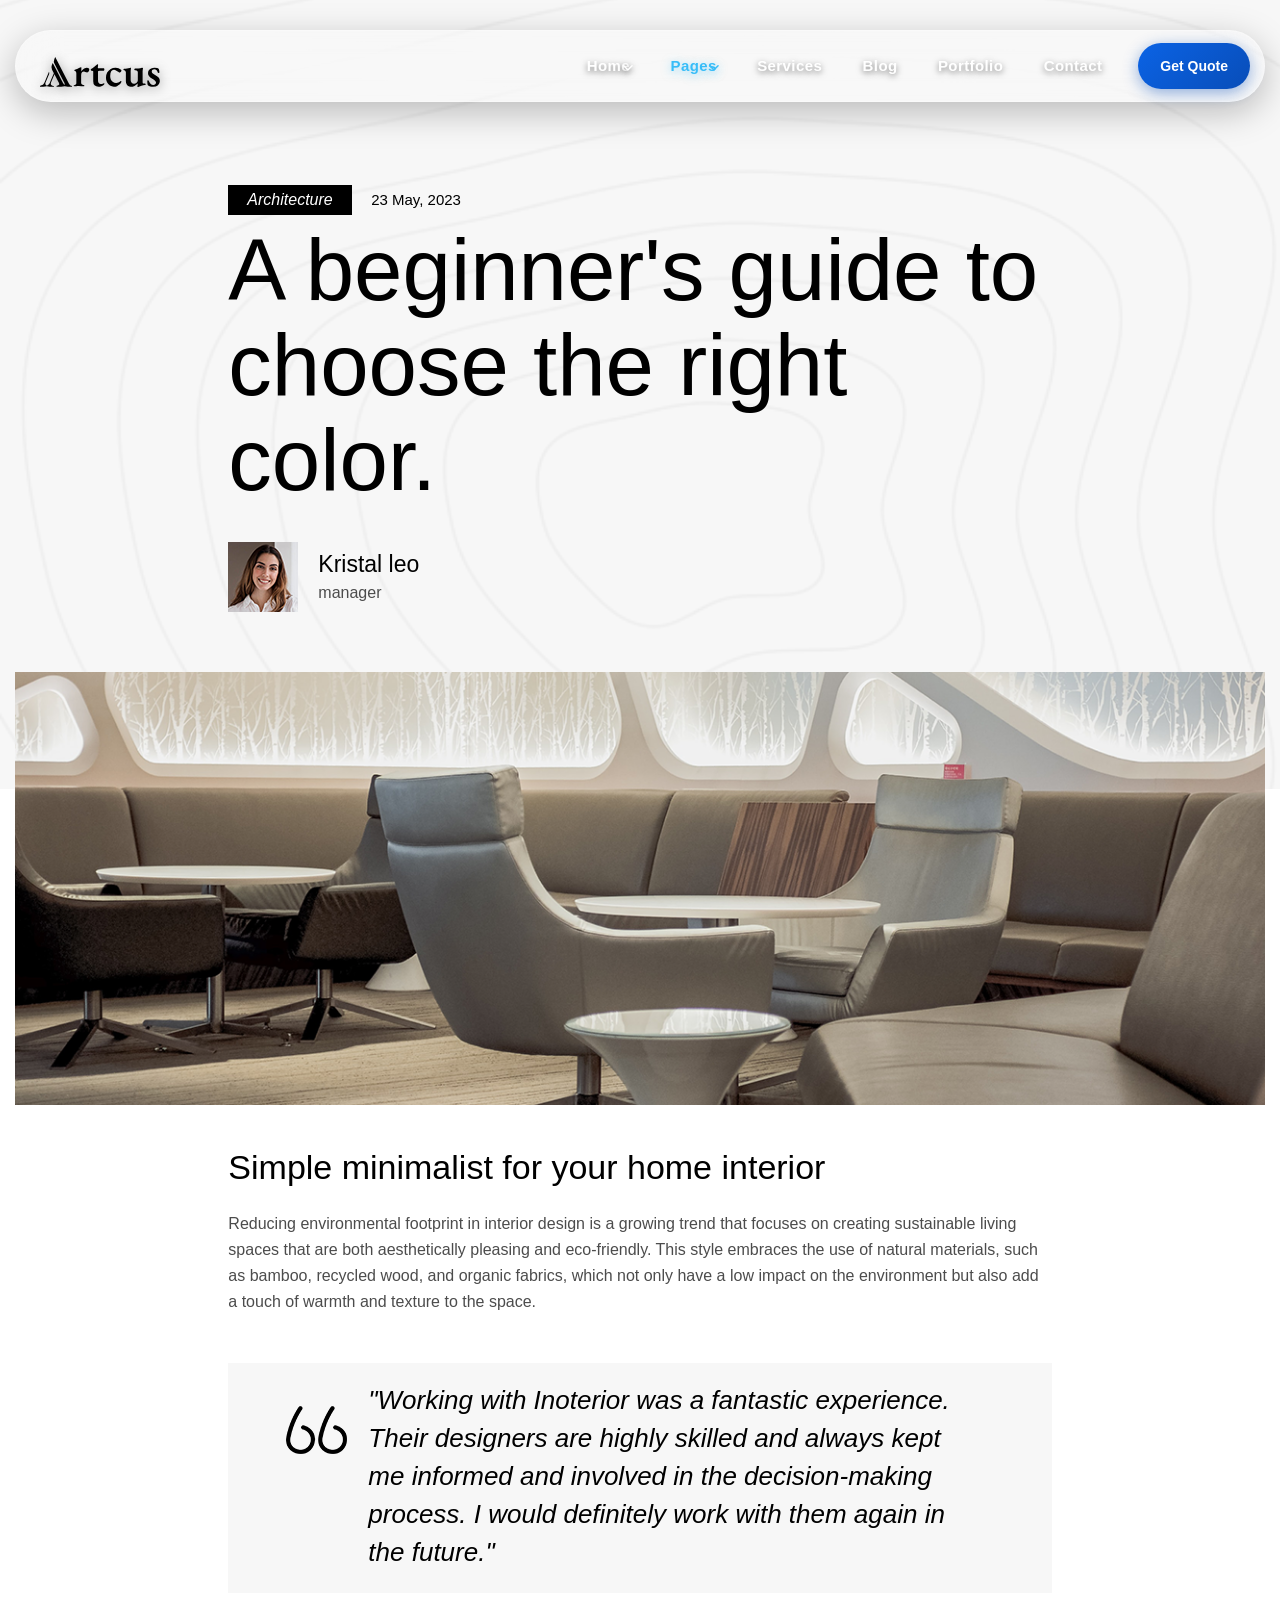
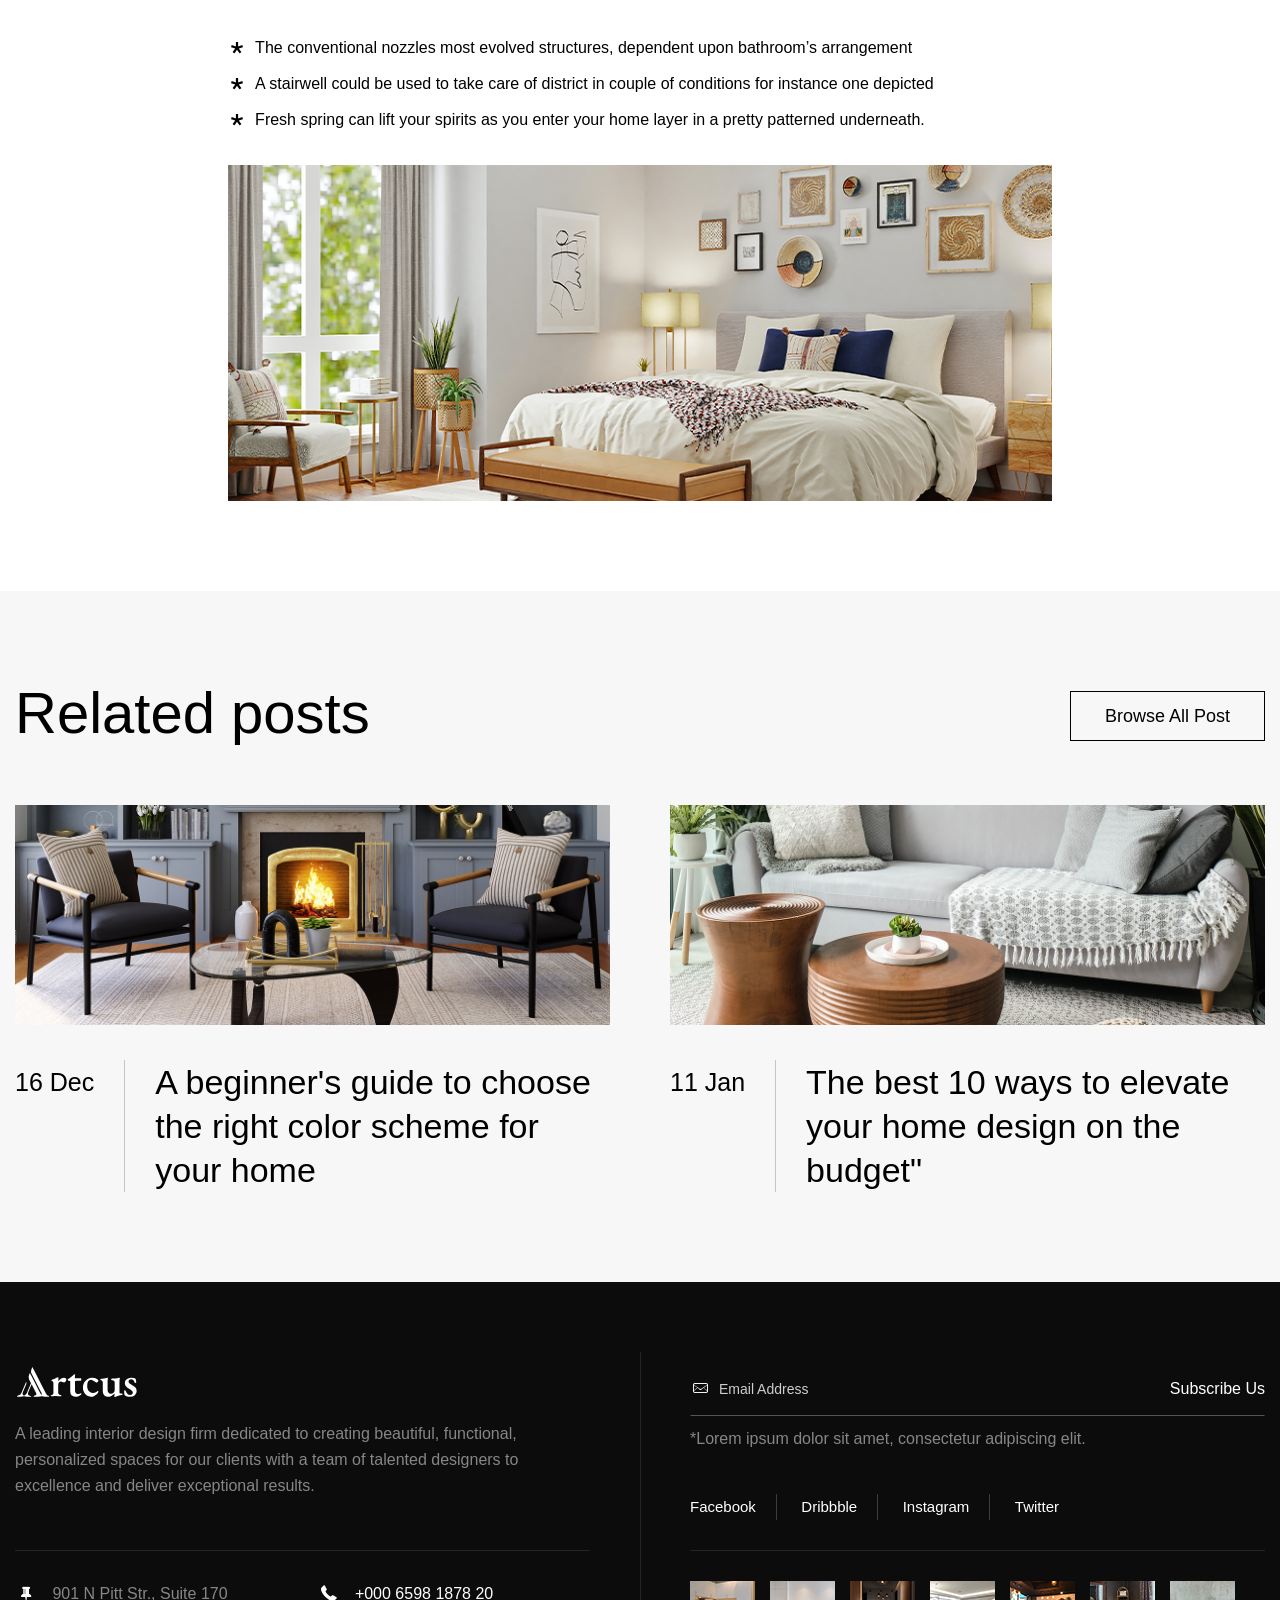
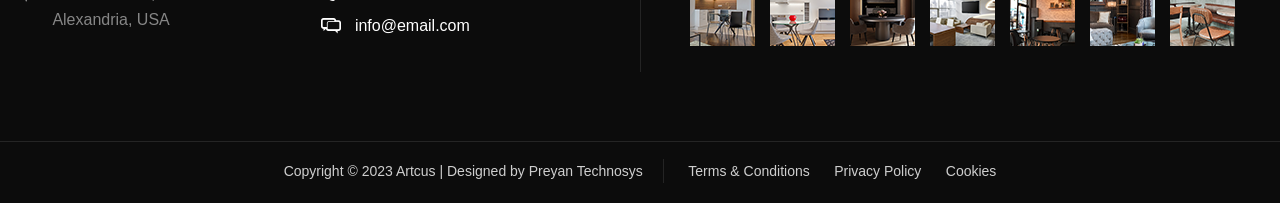
<file: blog-details.html>
<!DOCTYPE html>
<html lang="en">

<!-- Mirrored from https://cymolthemes.com/html/artcus/blog-details.html by HTTrack Website Copier/3.x [XR&CO], Sat, 21 Nov 2026 06:48:45 GMT -->
<head>
  <meta charset="utf-8">
  <title>Artcus - Architecture and Interior Design Template</title>
  <meta content="width=device-width, initial-scale=1" name="viewport">
  <meta name=”keywords” content="Artcus - Interior Designer & Architecture WordPress Theme, Artcus - Interior Designer & Architecture HTML Template, themes & template, html5 template, WordPress theme, unlimited colours available, ui/ux,ui/ux design, best html template, html template, html, JavaScript, best css theme,css3, elementor theme, latest premium themes 2024, latest premium templates 2024, preyan technosys Pvt.Ltd,cymol themes, themetech mount, Web 3.0, multi-theme, website theme and template, WooCommerce, bootstrap template, web templates, responsive ">
  
  <link href="css/bootstrap.min.css" rel="stylesheet" type="text/css">
  <link href="css/aos.css" rel="stylesheet" type="text/css">
  <link href="css/animate.css" rel="stylesheet" type="text/css">
  <link href="css/all.min.css" rel="stylesheet" type="text/css">
  <link href="css/abuget.css" rel="stylesheet" type="text/css">
  <link href="css/fontello.css" rel="stylesheet" type="text/css">
  <link href="css/flaticon.css" rel="stylesheet" type="text/css">
  <link href="css/font-awesome.css" rel="stylesheet" type="text/css">
  <link href="css/themify-icons.css" rel="stylesheet" type="text/css">
  <link href="css/slick.css" rel="stylesheet" type="text/css">
  <link href="css/prettyPhoto.css" rel="stylesheet" type="text/css">
  <link href="css/main.css" rel="stylesheet" type="text/css">
  <link href="css/shortcode.css" rel="stylesheet" type="text/css">
  <link href="css/style.css" rel="stylesheet" type="text/css">
  <link href="css/megamenu.css" rel="stylesheet" type="text/css">
  <link href="css/responsive.css" rel="stylesheet" type="text/css">
  <link href="images/favicon.png" rel="shortcut icon" type="image/x-icon">
  <link href="images/webclip.png" rel="apple-touch-icon">
</head>
<body class="body">
  <div class="page">
    <header class="header prt-header-style-1">
      <div class="header-content-wrapper">
        <div class="header-navigation">
          <div class="container">
            <div class="site-navigation">
              <div class="site-branding">
                  <h1>
                      <a class="home-link" href="index.html" title="artcus" rel="home">
                          <img src="images/logo.svg" width="124" height="30" alt="logo" class="logo">
                      </a>
                  </h1>
              </div>
              <div class="site-menu">
                <div class="btn-show-menu-mobile menubar menubar--squeeze">
                    <span class="menubar-box">
                        <span class="menubar-inner"></span>
                    </span>
                </div>                
                <nav class="main-menu menu-mobile" id="menu">
                    <ul class="menu slide-menu">
                        <li class="mega-menu-item with-submenu">
                            <a class="mega-menu-link" href="index.html">Home</a>
                            <ul class="mega-submenu" role="menu">
                                <li>
                                    <div class="row">
                                        <div class="col-menu col-xl-6 col-lg-12">
                                            <div class="content">
                                                <ul class="menu-col">
                                                    <li><a href="index.html">Home</a></li>
                                                    <li><a href="homepage-2.html">Home 2</a></li>
                                                </ul>
                                            </div>
                                        </div>
                                        <div class="col-menu col-xl-6 col-lg-12">
                                            <div class="content">
                                                <ul class="menu-col">
                                                    <li><a href="index.html">Header Style 01</a></li>
                                                    <li><a href="homepage-2.html">Header Style 02</a></li>                                          
                                                </ul>
                                            </div>
                                        </div>    
                                    </div>
                                </li>
                            </ul>
                        </li>
                        <li class="mega-menu-item with-submenu active">
                            <a href="#" class="mega-menu-link">Pages</a>
                            <ul class="mega-submenu" role="menu">
                                <li>
                                    <div class="row">
                                        <div class="col-menu col-xl-6 col-lg-12">
                                            <div class="content">
                                                <ul class="menu-col">
                                                    <li><a href="about.html">About</a></li>
                                                    <li><a href="services.html">Service</a></li>
                                                    <li><a href="blog.html">Blog</a></li>
                                                    <li><a href="portfolio.html">Portfolio</a></li>
                                                    <li><a href="team.html">Our Team</a></li>
                                                    <li><a href="contact.html">Contact Us</a></li>
                                                </ul>
                                            </div>
                                        </div>
                                        <div class="col-menu col-xl-6 col-lg-12">
                                            <div class="content">
                                                <ul class="menu-col">
                                                    <li><a href="services-details.html">Services Details</a></li>
                                                    <li><a href="portfolios-details.html">Portfolio Details</a></li>
                                                    <li  class="active"><a href="blog-details.html">Blog Details</a></li> 
                                                    <li><a href="team-details.html">Team Details</a></li>
                                                    <li><a href="faq.html">FAQ</a></li>
                                                    <li><a href="404.html">404 Page</a></li>                                           
                                                </ul>
                                            </div>
                                        </div>    
                                    </div>
                                </li>
                            </ul>
                        </li>
                        <li class="mega-menu-item">
                            <a href="services.html" class="mega-menu-link">Services</a>
                        </li>
                        <li class="mega-menu-item">
                            <a href="blog.html" class="mega-menu-link">Blog</a>
                        </li>
                        <li class="mega-menu-item">
                            <a href="portfolio.html" class="mega-menu-link">Portfolio</a>
                        </li>
                        <li class="mega-menu-item">
                            <a href="contact.html" class="mega-menu-link">Contact</a>
                        </li>
                    </ul>
                </nav>
                <div class="header-extra">
                  <div class="header-extra-item">
                    <a href="contact.html">Get Quote</a>
                  </div>
                </div>
              </div>
            </div>
          </div>
        </div>
      </div>
    </header>
    <section class="blog-details-section prt-row">
      <div class="details-empty-block"></div>
      <div class="container">
        <div class="row">
          <div class="col-lg-12">
            <div class="details-page-content-wrapper">
              <div class="row">
                <div class="col-xl-2 col-lg-1"></div>
                <div class="col-xl-8 col-lg-10">
                  <div class="blog-details-top-content">
                    <div class="blog-details-category">Architecture</div>
                    <div class="blog-details-date">23 May, 2023</div>
                    <h2 class="blog-details-big-heading">A beginner's guide to choose the right color.</h2>
                    <div class="blog-details-author-block">
                      <div class="blog-details-author-image-holder">
                        <img src="images/blog-details-author-image.png" alt="blog-details-author-image" class="blog-details-author-image">
                      </div>
                      <div class="blog-details-author-caption">
                        <h2 class="blog-details-author-name">Kristal leo</h2>
                        <div class="blog-details-author-position">manager</div>
                      </div>
                    </div>
                  </div>
                </div>
                <div class="col-xl-2 col-lg-1"></div>
              </div>
              <div class="row">
                <div class="col-lg-12">
                  <div class="blog-details-image-holder">
                    <img src="images/blog-details-image.png" alt="blog-details-image" class="blog-details-image">
                  </div>
                </div>
              </div>
              <div class="row">
                <div class="col-xl-2 col-lg-1"></div>
                <div class="col-xl-8 col-lg-10">
                  <div class="blog-details-partition-block">
                    <div class="blog-details-content-items-block">
                      <div class="blog-details-small-heading-block">
                        <h3 class="blog-details-small-heading">Simple minimalist for your home interior</h3>
                      </div>
                      <div class="portfolio-details-description-block">
                        <p class="portfolio-details-description">Reducing environmental footprint in interior design is a growing trend that focuses on creating sustainable living spaces that are both aesthetically pleasing and eco-friendly. This style embraces the use of natural materials, such as bamboo, recycled wood, and organic fabrics, which not only have a low impact on the environment but also add a touch of warmth and texture to the space.</p>
                      </div>
                      <div class="detail-page-blockquote">
                        <img src="images/blockquote-icon.png" loading="lazy" alt="blockquote-icon" class="blockquote-icon">
                        <blockquote class="blockquote-text">&quot;Working with Inoterior was a fantastic experience. Their designers are highly skilled and always kept me informed and involved in the decision-making process. I would definitely work with them again in the future.&quot;</blockquote>
                      </div>
                      <ul class="blog-details-list">
                        <li class="blog-details-list-item">
                          <div class="blog-details-list-icon"><i class="icon-asterisk"></i></div>
                          <div class="blog-details-list-text">The conventional nozzles most evolved structures, dependent upon bathroom’s arrangement </div>
                        </li>
                        <li class="blog-details-list-item">
                          <div class="blog-details-list-icon"><i class="icon-asterisk"></i></div>
                          <div class="blog-details-list-text">A stairwell could be used to take care of district in couple of conditions for instance one depicted </div>
                        </li>
                        <li class="blog-details-list-item">
                          <div class="blog-details-list-icon"><i class="icon-asterisk"></i></div>
                          <div class="blog-details-list-text">Fresh spring can lift your spirits as you enter your home layer in a pretty patterned underneath. </div>
                        </li>
                      </ul>
                      <div class="blog-details-image-holder">
                        <img src="images/blog-details-image-02.png" alt="blog-details-image-02" class="blog-details-image">
                      </div>
                    </div>
                  </div>
                </div>
                <div class="col-xl-2 col-lg-1"></div>
              </div>
            </div>
          </div>
        </div>
      </div>
    </section>
    <section class="blog-details-blog-section">
      <div class="container">
        <div class="row">
          <div class="col-lg-12">
            <div class="blog-details-blog-section-title-wrapper">
              <div class="section-title display-flex">
                <div class="prt-layout-grid section-title-grid">
                  <h3 class="section-title-heading zero-margin">Related posts</h3>
                  <div class="section-title-button-block">
                    <a href="blog.html" class="button prt-button">Browse all post</a>
                  </div>
                </div>
              </div>
            </div>
          </div>
        </div>
        <div class="blog-details-blog-section-content-wrapper">
          <div class="row g-0 blog-slider prt-slider">
            <div class="col-lg-6">
              <div class="blog-item">
                <div class="blog-item-inner">
                  <div class="blog-item-thumbnail">
                    <img src="images/blog-01.png" alt="blog-01" class="blog-item-image">
                  </div>
                  <div class="blog-item-content">
                    <div class="blog-item-post-date">16 Dec</div>
                    <h3 class="blog-item-title"><a href="blog-details.html">A beginner&#x27;s guide to choose the right color scheme for your home</a></h3>
                  </div>
                </div>
              </div>
            </div>
            <div class="col-lg-6">
              <div class="blog-item">
                <div class="blog-item-inner">
                  <div class="blog-item-thumbnail">
                    <img src="images/blog-02.png" alt="blog-02" class="blog-item-image">
                  </div>
                  <div class="blog-item-content">
                    <div class="blog-item-post-date">11 Jan</div>
                    <h3 class="blog-item-title"><a href="blog-details.html">The best 10 ways to elevate your home design on the budget&quot;</a></h3>
                  </div>
                </div>
              </div>
            </div>
            <div class="col-lg-6">
              <div class="blog-item">
                <div class="blog-item-inner">
                  <div class="blog-item-thumbnail">
                    <img src="images/blog-03.png" alt="blog-03" class="blog-item-image">
                  </div>
                  <div class="blog-item-content">
                    <div class="blog-item-post-date">13 Fab</div>
                    <h3 class="blog-item-title"><a href="blog-details.html">Creating a cozy and inviting living space: tips from the best pros</a></h3>
                  </div>
                </div>
              </div>
            </div>
            <div class="col-lg-6">
              <div class="blog-item">
                <div class="blog-item-inner">
                  <div class="blog-item-thumbnail">
                    <img src="images/blog-04.png" alt="blog-04" class="blog-item-image">
                  </div>
                  <div class="blog-item-content">
                    <div class="blog-item-post-date">23 Mar</div>
                    <h3 class="blog-item-title"><a href="blog-details.html">Interior design with reducing environmental footprint style</a></h3>
                  </div>
                </div>
              </div>
            </div>
            <div class="col-lg-6">
              <div class="blog-item">
                <div class="blog-item-inner">
                  <div class="blog-item-thumbnail">
                    <img src="images/blog-05.png" alt="blog-05" class="blog-item-image">
                  </div>
                  <div class="blog-item-content">
                    <div class="blog-item-post-date">09 Apr</div>
                    <h3 class="blog-item-title"><a href="blog-details.html">The best 10 tips for creating a stylish and functional interior</a></h3>
                  </div>
                </div>
              </div>
            </div>
          </div>
        </div>
      </div>
    </section>
     <footer class="footer prt-row">
      <div class="container">
        <div class="top-footer">
          <div class="row">
            <div class="col-lg-6 pr-50 res-991-pr-15">
              <div class="footer-widget first-widget">
                <a href="index.html" aria-current="page" class="footer-logo prt--current">
                  <img src="images/footer-logo.svg" width="124" height="30" alt="logo" class="logo">
                </a>
                <div class="footer-description">
                  <p class="footer-description-text">A leading interior design firm dedicated to creating beautiful, functional, personalized spaces for our clients with a team of talented designers to excellence and deliver exceptional results.</p>
                </div>
              </div>
            </div>
            <div class="col-lg-6 pl-50 res-991-pl-15">
              <div class="footer-widget second-widget">
                <div class="footer-widget-subscribe">
                  <div class="footer-form prt-form">
                    <form id="email-form" name="email-form" data-name="Email Form" method="get" class="footer-subscribe-form"><input type="email" class="footer-subscribe-input prt-input" maxlength="256" name="Email" data-name="Email" placeholder="Email Address" id="footer-email"><input type="submit" value="Subscribe Us" data-wait="Please wait..." class="footer-subscribe-button prt-button">
                      <div class="footer-subscribe-icon"><i class="icon-mail-2"></i></div>
                      <div class="footer-subscribe-instruction">*Lorem ipsum dolor sit amet, consectetur adipiscing elit.</div>
                    </form>
                    <div class="prt-form-done">
                      <div>Thank you! Your submission has been received!</div>
                    </div>
                    <div class="prt-form-fail">
                      <div>Oops! Something went wrong while submitting the form.</div>
                    </div>
                  </div>
                  <div class="footer-social-items">
                    <ul class="footer-social-list">
                      <li class="footer-social-list-item">
                        <a href="https://www.facebook.com/preyantechnosys19" target="_blank" class="footer-social-list-link">Facebook</a>
                      </li>
                      <li class="footer-social-list-item">
                        <a href="https://www.facebook.com/preyantechnosys19" target="_blank" class="footer-social-list-link">dribbble</a>
                      </li>
                      <li class="footer-social-list-item">
                        <a href="https://www.facebook.com/preyantechnosys19" target="_blank" class="footer-social-list-link">instagram</a>
                      </li>
                      <li class="footer-social-list-item last-child">
                        <a href="https://www.facebook.com/preyantechnosys19" target="_blank" class="footer-social-list-link">twitter</a>
                      </li>
                    </ul>
                  </div>
                </div>
              </div>
            </div>
            <div class="col-lg-6 pr-50 res-991-pr-15">
              <div class="footer-widget third-widget">
                <div class="footer-widget-contact">
                  <div class="prt-layout-grid footer-contact-grid">
                    <div class="footer-address">
                      <span class="footer-address-icon"><i class="icon-pin"></i></span>
                      <p class="footer-address-text">901 N Pitt Str., Suite 170 <br>Alexandria, USA</p>
                    </div>
                    <div class="footer-contact">
                      <div class="footer-contact-phone">
                        <a href="tel:+0006598187820" class="footer-contact-phone-icon"><i class="icon-phone"></i></a>
                        <a href="tel:+0006598187820" class="footer-contact-phone-text">+000 6598 1878 20</a>
                      </div>
                      <div class="footer-contact-mail">
                        <a href="mailto:info@email.com" class="footer-contact-mail-icon"><i class="icon-chat-alt"></i></a>
                        <a href="mailto:info@email.com" class="footer-contact-mail-text">info@email.com</a>
                      </div>
                    </div>
                  </div>
                </div>
              </div>
            </div>
            <div class="col-lg-6 pl-50 res-991-pl-15">
              <div class="footer-widget fourth-widget">
                <div id="gallery" class="gallery-wrapper masonry-grid">
                    <figure class="gallery-item">
                        <div class="gallery-icon">
                            <a class="prt_prettyphoto" href="images/gallery-01.png" rel="prettyPhoto[coregallery]" data-rel="prettyPhoto">
                            <img width="150" height="150" class="img-fluid" src="images/gallery-item-01.png" alt="gellary_img"></a>
                        </div>
                    </figure>
                    <figure class="gallery-item">
                        <div class="gallery-icon">
                            <a class="prt_prettyphoto" href="images/gallery-02.png" rel="prettyPhoto[coregallery]" data-rel="prettyPhoto">
                            <img width="150" height="150" class="img-fluid" src="images/gallery-item-02.png" alt="gellary_img"></a>
                        </div>
                    </figure>
                    <figure class="gallery-item">
                        <div class="gallery-icon">
                            <a class="prt_prettyphoto" href="images/gallery-03.png" rel="prettyPhoto[coregallery]" data-rel="prettyPhoto"><img width="150" height="150" class="img-fluid" src="images/gallery-item-03.png" alt="gellary_img"></a>
                        </div>
                    </figure>
                    <figure class="gallery-item">
                        <div class="gallery-icon">
                            <a class="prt_prettyphoto" href="images/gallery-04.png" rel="prettyPhoto[coregallery]" data-rel="prettyPhoto"><img width="150" height="150" class="img-fluid" src="images/gallery-item-04.png" alt="gellary_img"></a>
                        </div>
                    </figure>
                    <figure class="gallery-item">
                        <div class="gallery-icon">
                            <a class="prt_prettyphoto" href="images/gallery-05.png" rel="prettyPhoto[coregallery]" data-rel="prettyPhoto"><img width="150" height="150" class="img-fluid" src="images/gallery-item-05.png" alt="gellary_img"></a>
                        </div>
                    </figure>
                    <figure class="gallery-item">
                        <div class="gallery-icon">
                            <a class="prt_prettyphoto" href="images/gallery-06.png" rel="prettyPhoto[coregallery]" data-rel="prettyPhoto"><img width="150" height="150" class="img-fluid" src="images/gallery-item-06.png" alt="gellary_img"></a>
                        </div>
                    </figure>
                    <figure class="gallery-item">
                        <div class="gallery-icon">
                            <a class="prt_prettyphoto" href="images/gallery-07.png" rel="prettyPhoto[coregallery]" data-rel="prettyPhoto"><img width="150" height="150" class="img-fluid" src="images/gallery-item-07.png" alt="gellary_img"></a>
                        </div>
                    </figure>
                </div>
                <div class="footer-widget-phone">
                  <a href="tel:+0006598187820" class="footer-widget-phone-link">+000 6598 1878 20</a>
                </div>
              </div>
            </div>
          </div>
          <div class="footer-vertical-line"></div>
        </div>
      </div>
      <div class="container-fluid zero-padding prt-container">
        <div class="bottom-footer">
          <div class="footer-author-block">
            <div class="footer-author-text">Copyright © 2023 <a href="index.html" target="_blank" aria-current="page" class="footer-author-link prt--current">Artcus</a> | Designed by <a href="https://preyantechnosys.com/" target="_blank" class="footer-author-link">Preyan Technosys</a>
            </div>
          </div>
          <div class="footer-instruction-list">
            <a href="contact.html" class="footer-instruction-link">Terms &amp; Conditions</a>
            <a href="contact.html" class="footer-instruction-link">Privacy Policy</a>
            <a href="contact.html" class="footer-instruction-link last-child">Cookies</a>
          </div>
        </div>
      </div>
    </footer>
    <a id="totop" href="#top">
      <i class="icon-up-open"></i>
    </a>
  </div>
  <script src="js/jquery-3.7.1.min.js"></script>
  <script src="js/jquery-migrate-3.4.1.min.js"></script>
  <script src="js/bootstrap.min.js"></script>
  <script src="js/jquery-waypoints.js"></script> 
  <script src="js/numinate.min.js"></script>
  <script src="js/circle-progress.min.js"></script>
  <script src="js/jquery-validate.js"></script>
  <script src="js/jquery.prettyPhoto.js"></script>
  <script src="js/imagesloaded.min.js"></script>
  <script src="js/jquery-isotope.js"></script>
  <script src="js/slick.min.js"></script>
  <script src="js/aos.js"></script>
  <script src="js/gsap.js"></script>
  <script src="js/scrolltrigger.js"></script>
  <script src="js/splittext.js"></script>
  <script src="js/cursor.js"></script>
  <script src="js/magnetic.js"></script>
  <script src="js/gsap-animation.js"></script>
  <script src="js/tweenmax.js"></script>
  <script src="js/main.js"></script>
</body>

<!-- Mirrored from https://cymolthemes.com/html/artcus/blog-details.html by HTTrack Website Copier/3.x [XR&CO], Sat, 21 Nov 2026 06:48:51 GMT -->
</html>
</file>
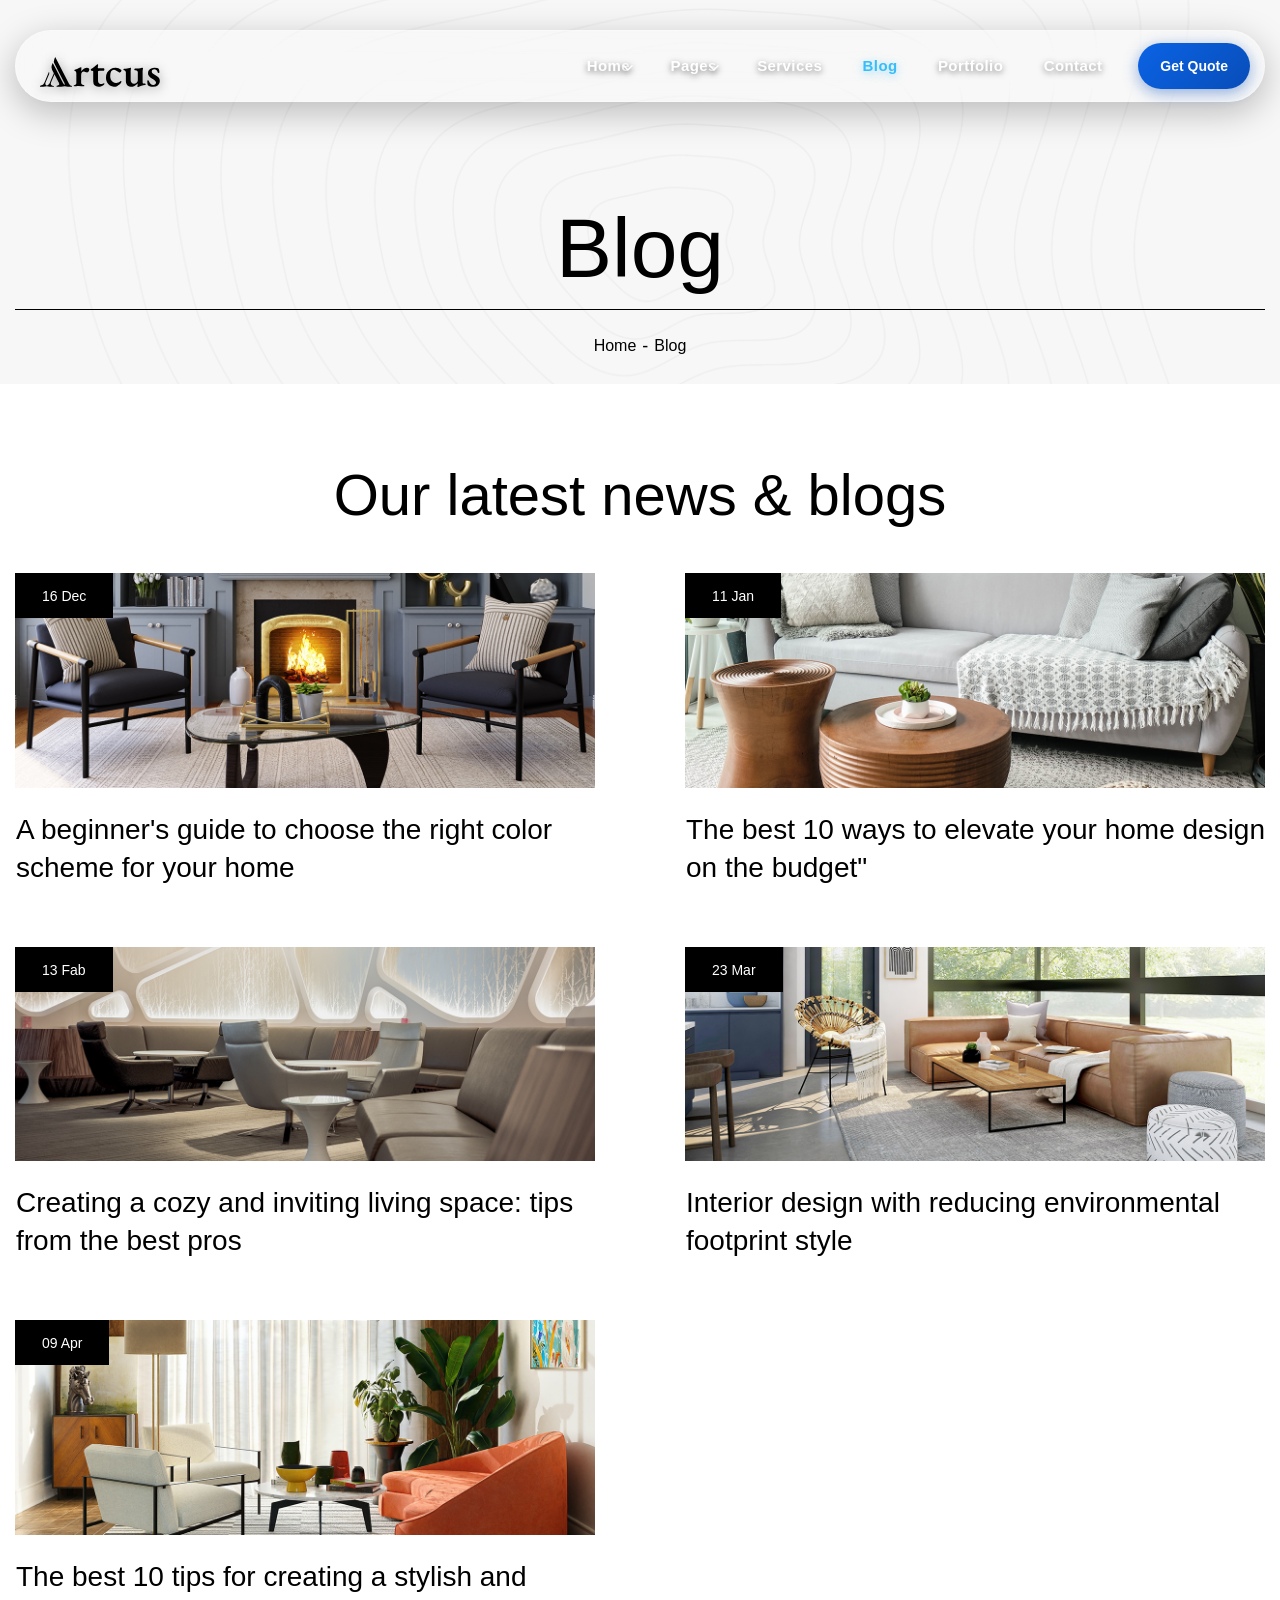
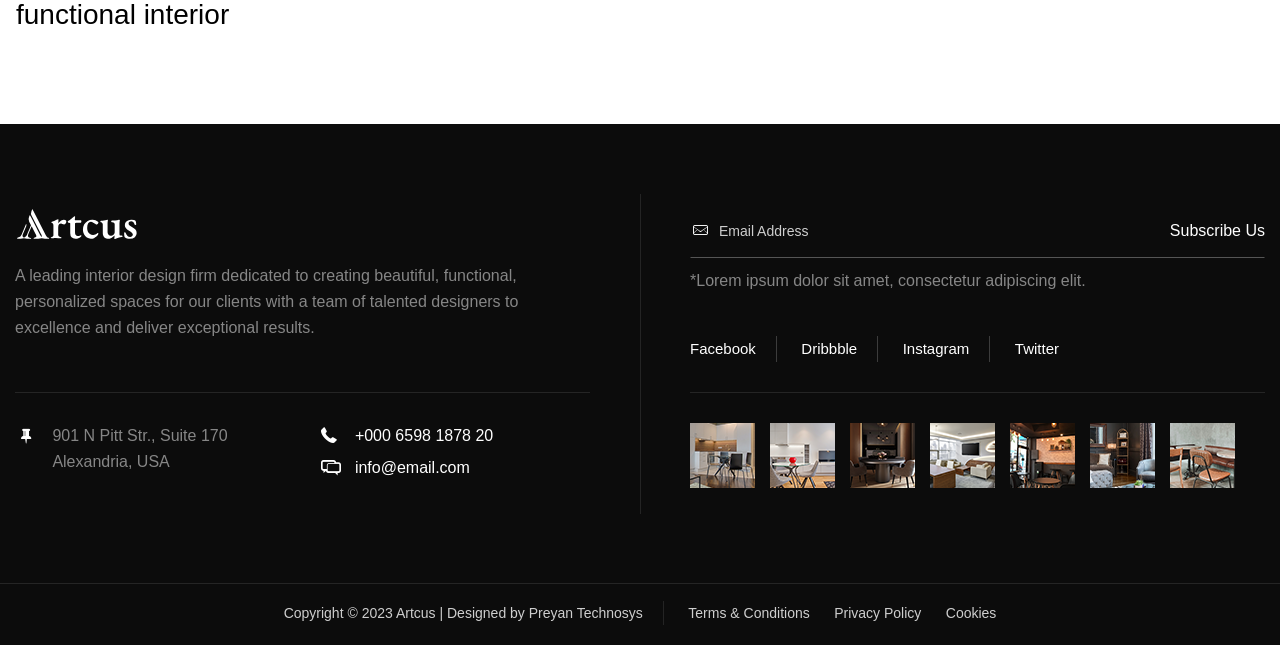
<file: blog.html>
<!DOCTYPE html>
<html lang="en">

<!-- Mirrored from https://cymolthemes.com/html/artcus/blog.html by HTTrack Website Copier/3.x [XR&CO], Sat, 21 Nov 2026 06:48:39 GMT -->
<head>
  <meta charset="utf-8">
  <title>Artcus - Architecture and Interior Design Template</title>
  <meta content="width=device-width, initial-scale=1" name="viewport">
  <meta name=”keywords” content="Artcus - Interior Designer & Architecture WordPress Theme, Artcus - Interior Designer & Architecture HTML Template, themes & template, html5 template, WordPress theme, unlimited colours available, ui/ux,ui/ux design, best html template, html template, html, JavaScript, best css theme,css3, elementor theme, latest premium themes 2024, latest premium templates 2024, preyan technosys Pvt.Ltd,cymol themes, themetech mount, Web 3.0, multi-theme, website theme and template, WooCommerce, bootstrap template, web templates, responsive ">
  
  <link href="css/bootstrap.min.css" rel="stylesheet" type="text/css">
  <link href="css/aos.css" rel="stylesheet" type="text/css">
  <link href="css/animate.css" rel="stylesheet" type="text/css">
  <link href="css/all.min.css" rel="stylesheet" type="text/css">
  <link href="css/abuget.css" rel="stylesheet" type="text/css">
  <link href="css/fontello.css" rel="stylesheet" type="text/css">
  <link href="css/flaticon.css" rel="stylesheet" type="text/css">
  <link href="css/font-awesome.css" rel="stylesheet" type="text/css">
  <link href="css/themify-icons.css" rel="stylesheet" type="text/css">
  <link href="css/slick.css" rel="stylesheet" type="text/css">
  <link href="css/prettyPhoto.css" rel="stylesheet" type="text/css">
  <link href="css/main.css" rel="stylesheet" type="text/css">
  <link href="css/shortcode.css" rel="stylesheet" type="text/css">
  <link href="css/style.css" rel="stylesheet" type="text/css">
  <link href="css/megamenu.css" rel="stylesheet" type="text/css">
  <link href="css/responsive.css" rel="stylesheet" type="text/css">
  <link href="images/favicon.png" rel="shortcut icon" type="image/x-icon">
  <link href="images/webclip.png" rel="apple-touch-icon">
</head>
<body class="body">
  <div class="page">
    <header class="header prt-header-style-1">
      <div class="header-content-wrapper">
        <div class="header-navigation">
          <div class="container">
            <div class="site-navigation">
              <div class="site-branding">
                  <h1>
                      <a class="home-link" href="index.html" title="artcus" rel="home">
                          <img src="images/logo.svg" width="124" height="30" alt="logo" class="logo">
                      </a>
                  </h1>
              </div>
              <div class="site-menu">
                <div class="btn-show-menu-mobile menubar menubar--squeeze">
                    <span class="menubar-box">
                        <span class="menubar-inner"></span>
                    </span>
                </div>                
                <nav class="main-menu menu-mobile" id="menu">
                    <ul class="menu slide-menu">
                        <li class="mega-menu-item with-submenu">
                            <a class="mega-menu-link" href="index.html">Home</a>
                            <ul class="mega-submenu" role="menu">
                                <li>
                                    <div class="row">
                                        <div class="col-menu col-xl-6 col-lg-12">
                                            <div class="content">
                                                <ul class="menu-col">
                                                    <li><a href="index.html">Home</a></li>
                                                    <li><a href="homepage-2.html">Home 2</a></li>
                                                </ul>
                                            </div>
                                        </div>
                                        <div class="col-menu col-xl-6 col-lg-12">
                                            <div class="content">
                                                <ul class="menu-col">
                                                    <li><a href="index.html">Header Style 01</a></li>
                                                    <li><a href="homepage-2.html">Header Style 02</a></li>                                          
                                                </ul>
                                            </div>
                                        </div>    
                                    </div>
                                </li>
                            </ul>
                        </li>
                        <li class="mega-menu-item with-submenu">
                            <a href="#" class="mega-menu-link">Pages</a>
                            <ul class="mega-submenu" role="menu">
                                <li>
                                    <div class="row">
                                        <div class="col-menu col-xl-6 col-lg-12">
                                            <div class="content">
                                                <ul class="menu-col">
                                                    <li><a href="about.html">About</a></li>
                                                    <li><a href="services.html">Service</a></li>
                                                    <li><a href="blog.html">Blog</a></li>
                                                    <li><a href="portfolio.html">Portfolio</a></li>
                                                    <li><a href="team.html">Our Team</a></li>
                                                    <li><a href="contact.html">Contact Us</a></li>
                                                </ul>
                                            </div>
                                        </div>
                                        <div class="col-menu col-xl-6 col-lg-12">
                                            <div class="content">
                                                <ul class="menu-col">
                                                    <li><a href="services-details.html">Services Details</a></li>
                                                    <li><a href="portfolios-details.html">Portfolio Details</a></li>
                                                    <li><a href="blog-details.html">Blog Details</a></li> 
                                                    <li><a href="team-details.html">Team Details</a></li>
                                                    <li><a href="faq.html">FAQ</a></li>
                                                    <li><a href="404.html">404 Page</a></li>                                           
                                                </ul>
                                            </div>
                                        </div>    
                                    </div>
                                </li>
                            </ul>
                        </li>
                        <li class="mega-menu-item">
                            <a href="services.html" class="mega-menu-link">Services</a>
                        </li>
                        <li class="mega-menu-item active">
                            <a href="blog.html" class="mega-menu-link">Blog</a>
                        </li>
                        <li class="mega-menu-item">
                            <a href="portfolio.html" class="mega-menu-link">Portfolio</a>
                        </li>
                        <li class="mega-menu-item">
                            <a href="contact.html" class="mega-menu-link">Contact</a>
                        </li>
                    </ul>
                </nav>
                <div class="header-extra">
                  <div class="header-extra-item">
                    <a href="contact.html">Get Quote</a>
                  </div>
                </div>
              </div>
            </div>
          </div>
        </div>
      </div>
    </header>
    <section class="page-title prt-row">
      <div class="container">
        <div class="page-title-inner">
          <div class="page-title-wrapper">
            <div data-prt-id="prt-12" class="page-title-heading-block">
              <h2 class="page-title-heading">blog</h2>
            </div>
            <div data-prt-id="prt-13" class="page-title-bradcrumb">
              <div class="breadcrumb-home">
                <a href="#" class="bradcrumb-home-link">home</a>
              </div>
              <div class="bradcrumb-seprator">
                <div class="bradcrumb-seprator-icon">-</div>
              </div>
              <div class="bradcrumb-page">
                <div class="bradcrumb-page-name">blog</div>
              </div>
            </div>
          </div>
        </div>
      </div>
    </section>
    <section class="blog-section prt-row">
      <div class="container">
        <div class="row">
          <div class="col-lg-12">
            <div class="blog-section-title-wrapper">
              <div class="section-title text-center">
                <h2 class="section-title-heading">Our latest news &amp; blogs</h2>
              </div>
            </div>
          </div>
        </div>
        <div class="row">
          <div class="col-lg-12">
            <div class="blog-section-content-wrapper">
              <div class="prt-layout-grid blog-tab-grid">
                <div class="blog-item style2">
                  <div class="blog-item-thumbnail">
                    <img src="images/blog-01.png" alt="blog-01" class="blog-item-image">
                  </div>
                  <div class="blog-item-content">
                    <div class="blog-item-post-date">16 Dec</div>
                    <h3 class="blog-item-title"><a href="blog-details.html">A beginner&#x27;s guide to choose the right color scheme for your home</a></h3>
                  </div>
                </div>
                <div class="blog-item style2">
                  <div class="blog-item-thumbnail">
                    <img  src="images/blog-02.png" alt="blog-02" class="blog-item-image">
                  </div>
                  <div class="blog-item-content">
                    <div class="blog-item-post-date">11 Jan</div>
                    <h3 class="blog-item-title"><a href="blog-details.html">The best 10 ways to elevate your home design on the budget&quot;</a></h3>
                  </div>
                </div>
                <div class="blog-item style2">
                  <div class="blog-item-thumbnail">
                    <img src="images/blog-03.png" alt="blog-03" class="blog-item-image">
                  </div>
                  <div class="blog-item-content">
                    <div class="blog-item-post-date">13 Fab</div>
                    <h3 class="blog-item-title"><a href="blog-details.html">Creating a cozy and inviting living space: tips from the best pros</a></h3>
                  </div>
                </div>
                <div class="blog-item style2">
                  <div class="blog-item-thumbnail">
                    <img src="images/blog-04.png" alt="blog-04" class="blog-item-image">
                  </div>
                  <div class="blog-item-content">
                    <div class="blog-item-post-date">23 Mar</div>
                    <h3 class="blog-item-title"><a href="blog-details.html">Interior design with reducing environmental footprint style</a></h3>
                  </div>
                </div>
                <div class="blog-item style2">
                  <div class="blog-item-thumbnail">
                    <img src="images/blog-05.png" alt="blog-05" class="blog-item-image">
                  </div>
                  <div class="blog-item-content">
                    <div class="blog-item-post-date">09 Apr</div>
                    <h3 class="blog-item-title"><a href="blog-details.html">The best 10 tips for creating a stylish and functional interior</a></h3>
                  </div>
                </div>
              </div>
            </div>
          </div>
        </div>
      </div>
    </section>
     <footer class="footer prt-row">
      <div class="container">
        <div class="top-footer">
          <div class="row">
            <div class="col-lg-6 pr-50 res-991-pr-15">
              <div class="footer-widget first-widget">
                <a href="index.html" aria-current="page" class="footer-logo prt--current">
                  <img src="images/footer-logo.svg" width="124" height="30" alt="logo" class="logo">
                </a>
                <div class="footer-description">
                  <p class="footer-description-text">A leading interior design firm dedicated to creating beautiful, functional, personalized spaces for our clients with a team of talented designers to excellence and deliver exceptional results.</p>
                </div>
              </div>
            </div>
            <div class="col-lg-6 pl-50 res-991-pl-15">
              <div class="footer-widget second-widget">
                <div class="footer-widget-subscribe">
                  <div class="footer-form prt-form">
                    <form id="email-form" name="email-form" data-name="Email Form" method="get" class="footer-subscribe-form"><input type="email" class="footer-subscribe-input prt-input" maxlength="256" name="Email" data-name="Email" placeholder="Email Address" id="footer-email"><input type="submit" value="Subscribe Us" data-wait="Please wait..." class="footer-subscribe-button prt-button">
                      <div class="footer-subscribe-icon"><i class="icon-mail-2"></i></div>
                      <div class="footer-subscribe-instruction">*Lorem ipsum dolor sit amet, consectetur adipiscing elit.</div>
                    </form>
                    <div class="prt-form-done">
                      <div>Thank you! Your submission has been received!</div>
                    </div>
                    <div class="prt-form-fail">
                      <div>Oops! Something went wrong while submitting the form.</div>
                    </div>
                  </div>
                  <div class="footer-social-items">
                    <ul class="footer-social-list">
                      <li class="footer-social-list-item">
                        <a href="https://www.facebook.com/preyantechnosys19" target="_blank" class="footer-social-list-link">Facebook</a>
                      </li>
                      <li class="footer-social-list-item">
                        <a href="https://www.facebook.com/preyantechnosys19" target="_blank" class="footer-social-list-link">dribbble</a>
                      </li>
                      <li class="footer-social-list-item">
                        <a href="https://www.facebook.com/preyantechnosys19" target="_blank" class="footer-social-list-link">instagram</a>
                      </li>
                      <li class="footer-social-list-item last-child">
                        <a href="https://www.facebook.com/preyantechnosys19" target="_blank" class="footer-social-list-link">twitter</a>
                      </li>
                    </ul>
                  </div>
                </div>
              </div>
            </div>
            <div class="col-lg-6 pr-50 res-991-pr-15">
              <div class="footer-widget third-widget">
                <div class="footer-widget-contact">
                  <div class="prt-layout-grid footer-contact-grid">
                    <div class="footer-address">
                      <span class="footer-address-icon"><i class="icon-pin"></i></span>
                      <p class="footer-address-text">901 N Pitt Str., Suite 170 <br>Alexandria, USA</p>
                    </div>
                    <div class="footer-contact">
                      <div class="footer-contact-phone">
                        <a href="tel:+0006598187820" class="footer-contact-phone-icon"><i class="icon-phone"></i></a>
                        <a href="tel:+0006598187820" class="footer-contact-phone-text">+000 6598 1878 20</a>
                      </div>
                      <div class="footer-contact-mail">
                        <a href="mailto:info@email.com" class="footer-contact-mail-icon"><i class="icon-chat-alt"></i></a>
                        <a href="mailto:info@email.com" class="footer-contact-mail-text">info@email.com</a>
                      </div>
                    </div>
                  </div>
                </div>
              </div>
            </div>
            <div class="col-lg-6 pl-50 res-991-pl-15">
              <div class="footer-widget fourth-widget">
                <div id="gallery" class="gallery-wrapper masonry-grid">
                    <figure class="gallery-item">
                        <div class="gallery-icon">
                            <a class="prt_prettyphoto" href="images/gallery-01.png" rel="prettyPhoto[coregallery]" data-rel="prettyPhoto">
                            <img width="150" height="150" class="img-fluid" src="images/gallery-item-01.png" alt="gellary_img"></a>
                        </div>
                    </figure>
                    <figure class="gallery-item">
                        <div class="gallery-icon">
                            <a class="prt_prettyphoto" href="images/gallery-02.png" rel="prettyPhoto[coregallery]" data-rel="prettyPhoto">
                            <img width="150" height="150" class="img-fluid" src="images/gallery-item-02.png" alt="gellary_img"></a>
                        </div>
                    </figure>
                    <figure class="gallery-item">
                        <div class="gallery-icon">
                            <a class="prt_prettyphoto" href="images/gallery-03.png" rel="prettyPhoto[coregallery]" data-rel="prettyPhoto"><img width="150" height="150" class="img-fluid" src="images/gallery-item-03.png" alt="gellary_img"></a>
                        </div>
                    </figure>
                    <figure class="gallery-item">
                        <div class="gallery-icon">
                            <a class="prt_prettyphoto" href="images/gallery-04.png" rel="prettyPhoto[coregallery]" data-rel="prettyPhoto"><img width="150" height="150" class="img-fluid" src="images/gallery-item-04.png" alt="gellary_img"></a>
                        </div>
                    </figure>
                    <figure class="gallery-item">
                        <div class="gallery-icon">
                            <a class="prt_prettyphoto" href="images/gallery-05.png" rel="prettyPhoto[coregallery]" data-rel="prettyPhoto"><img width="150" height="150" class="img-fluid" src="images/gallery-item-05.png" alt="gellary_img"></a>
                        </div>
                    </figure>
                    <figure class="gallery-item">
                        <div class="gallery-icon">
                            <a class="prt_prettyphoto" href="images/gallery-06.png" rel="prettyPhoto[coregallery]" data-rel="prettyPhoto"><img width="150" height="150" class="img-fluid" src="images/gallery-item-06.png" alt="gellary_img"></a>
                        </div>
                    </figure>
                    <figure class="gallery-item">
                        <div class="gallery-icon">
                            <a class="prt_prettyphoto" href="images/gallery-07.png" rel="prettyPhoto[coregallery]" data-rel="prettyPhoto"><img width="150" height="150" class="img-fluid" src="images/gallery-item-07.png" alt="gellary_img"></a>
                        </div>
                    </figure>
                </div>
                <div class="footer-widget-phone">
                  <a href="tel:+0006598187820" class="footer-widget-phone-link">+000 6598 1878 20</a>
                </div>
              </div>
            </div>
          </div>
          <div class="footer-vertical-line"></div>
        </div>
      </div>
      <div class="container-fluid zero-padding prt-container">
        <div class="bottom-footer">
          <div class="footer-author-block">
            <div class="footer-author-text">Copyright © 2023 <a href="index.html" target="_blank" aria-current="page" class="footer-author-link prt--current">Artcus</a> | Designed by <a href="https://preyantechnosys.com/" target="_blank" class="footer-author-link">Preyan Technosys</a>
            </div>
          </div>
          <div class="footer-instruction-list">
            <a href="contact.html" class="footer-instruction-link">Terms &amp; Conditions</a>
            <a href="contact.html" class="footer-instruction-link">Privacy Policy</a>
            <a href="contact.html" class="footer-instruction-link last-child">Cookies</a>
          </div>
        </div>
      </div>
    </footer>
    <a id="totop" href="#top">
      <i class="icon-up-open"></i>
    </a>
  </div>
  <script src="js/jquery-3.7.1.min.js"></script>
  <script src="js/jquery-migrate-3.4.1.min.js"></script>
  <script src="js/bootstrap.min.js"></script>
  <script src="js/jquery-waypoints.js"></script> 
  <script src="js/numinate.min.js"></script>
  <script src="js/circle-progress.min.js"></script>
  <script src="js/jquery-validate.js"></script>
  <script src="js/jquery.prettyPhoto.js"></script>
  <script src="js/imagesloaded.min.js"></script>
  <script src="js/jquery-isotope.js"></script>
  <script src="js/slick.min.js"></script>
  <script src="js/aos.js"></script>
  <script src="js/gsap.js"></script>
  <script src="js/scrolltrigger.js"></script>
  <script src="js/splittext.js"></script>
  <script src="js/cursor.js"></script>
  <script src="js/magnetic.js"></script>
  <script src="js/gsap-animation.js"></script>
  <script src="js/tweenmax.js"></script>
  <script src="js/main.js"></script>
</body>

<!-- Mirrored from https://cymolthemes.com/html/artcus/blog.html by HTTrack Website Copier/3.x [XR&CO], Sat, 21 Nov 2026 06:48:39 GMT -->
</html>
</file>
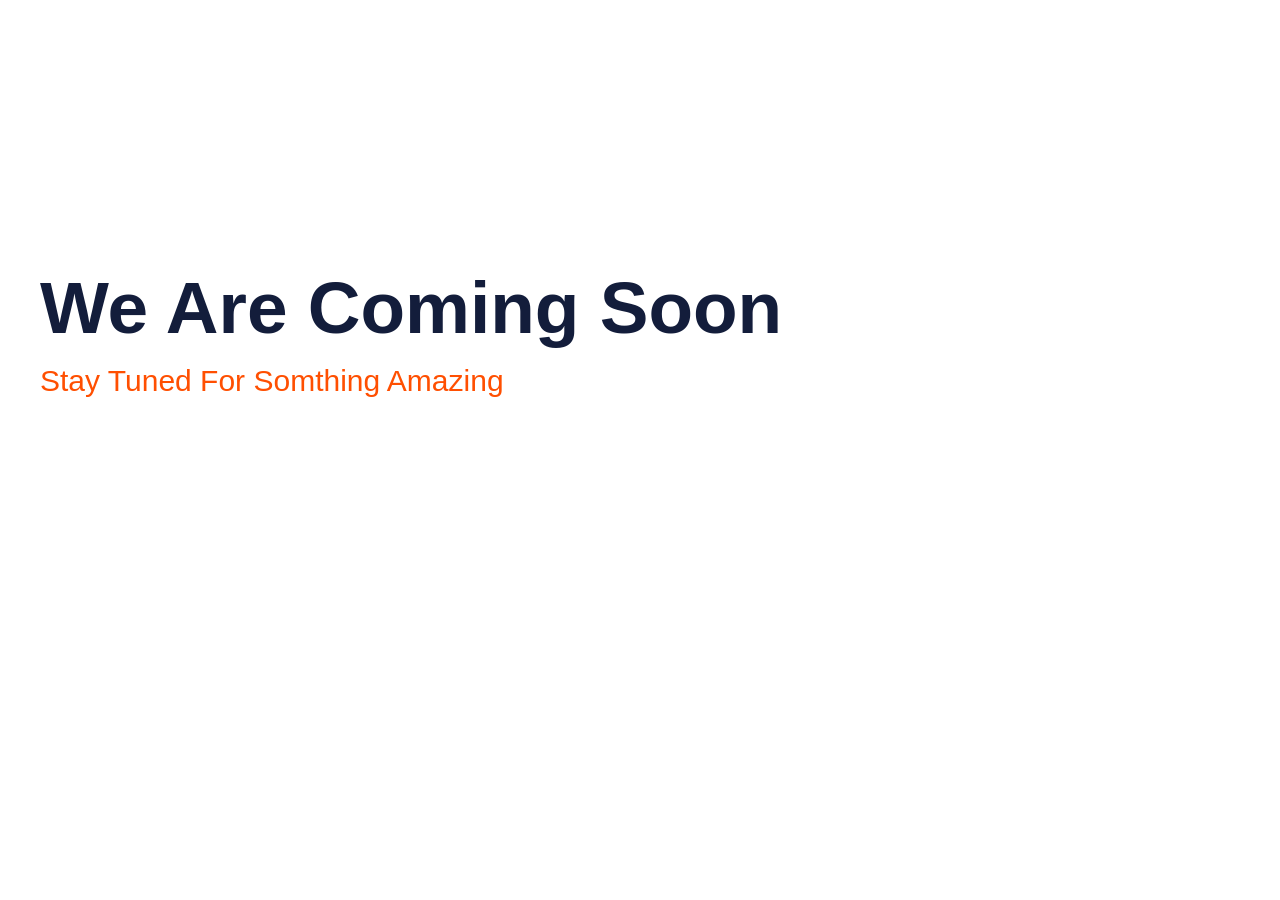
<file: contact-us.html>
<html>
			<head>
				<title>This site is Under Construction</title>
<style> body{background-image:url('https://cymolthemes.com/wp-content/uploads/2019/11/site-bg.jpg');background-repeat:no-repeat;background-position:center top;background-attachment:fixed;background-size:cover;background-color:#ffffff;text-align:center;} .stickylogo{display:none;} @import url("https://fonts.googleapis.com/css?family=Rubik:400,400i,500,500i,700,700i,900");

body{
padding: 0;
margin: 0;
text-align:left;
font-family: "Rubik",Tahoma,Geneva,sans-serif;
}
.heading, .subheading {
    font-family: "Rubik",Tahoma,Geneva,sans-serif;
}
.heading {
    font-size: 73px;
    line-height: 73px;
    margin: 0;
    margin-bottom: 22px;
    font-weight: 700;
    letter-spacing: 0px;
    color: 
    #131d3b;
}
.subheading {
    font-size: 30px;
    line-height: 30px;
    color: 
    #ff4f01;
    letter-spacing: 0px;
    margin: 0;
    font-weight: normal;
}
html, body {
    width: 100%;
    height: 100%;
    -webkit-font-smoothing: antialiased !important;
}

.un-main-page-content{
position: relative;
    height: 100%;
    overflow: hidden;
}
.un-page-content {
width: 1200px;
    margin: 0 auto;
    height: 100%;
    position: relative;
}
.tm-sc-logo{
margin-bottom: 40px;
display: inline-block;
margin-top: 50px;
}
.tm-sc-logo img {
width: 75%;
}
.site-content {
position: absolute;
top: 37%;
transform: translateY(-50%);
width: 95%;
font-size: 36px;
font-weight: 600;
}

@media (max-width: 1200px) {
.un-page-content {
    width: 100%;
   padding: 0 30px;
}
}
@media (max-width:991px) {
.heading {
    font-size: 50px;
    line-height: 60px;
    margin-bottom: 9px;
}
.subheading {
    font-size: 25px;
    line-height: 30px;
}
}

@media (max-width:580px) {
.heading {
    font-size: 35px;
    line-height: 40px;
    margin-bottom: 9px;
}
.subheading {
    font-size: 20px;
    line-height: 30px;
}
}

.mailchimp-inputbox {
width: 555px;
position: relative;
}
.mailchimp-inputbox input[type="email"] {
background-color:
transparent;
border: 3px solid #131d3b;
color:#111a36;
font-size: 13px;
width: 100%;
height: 74px;
font-size: 20px;
outline: none;
border-radius: 0;
padding-left: 25px;
}
.mailchimp-inputbox button[type="submit"] {
    position: absolute;
top: 0;
height: 75px;
width: 190px;
border: 0;
outline: none;
border-radius: 0;
z-index: 21;
padding: 0;
right: -215px;
box-shadow: 0 0;
font-weight: 700;
background-color:#ff4f01;
font-size: 16px;
border-top-right-radius: 3px;
border-bottom-right-radius: 3px;
color:#fff;
}

.mailchimp-inputbox input[type="email"]::-webkit-input-placeholder {
     color: #111a36;
}
.mailchimp-inputbox input[type="email"]:-moz-placeholder {
     color: #111a36;
}
.mailchimp-inputbox input[type="email"]::-moz-placeholder {
  color: #111a36;
}
.mailchimp-inputbox input[type="email"]:-ms-input-placeholder {
     color: #111a36;
} </style>
			</head>
			
			<body>
				<div class="un-main-page-content">
<div class="un-page-content">
<div class="site-logo"><span class="tm-sc-logo tm-sc-logo-type-image"></span></div>
<div class="site-content">
<h1 class="heading">We Are Coming Soon</h1>
<h4 class="subheading">Stay Tuned For Somthing Amazing</h4>

</div>
</div>
</div>
			</body>
			
		</html>
</file>
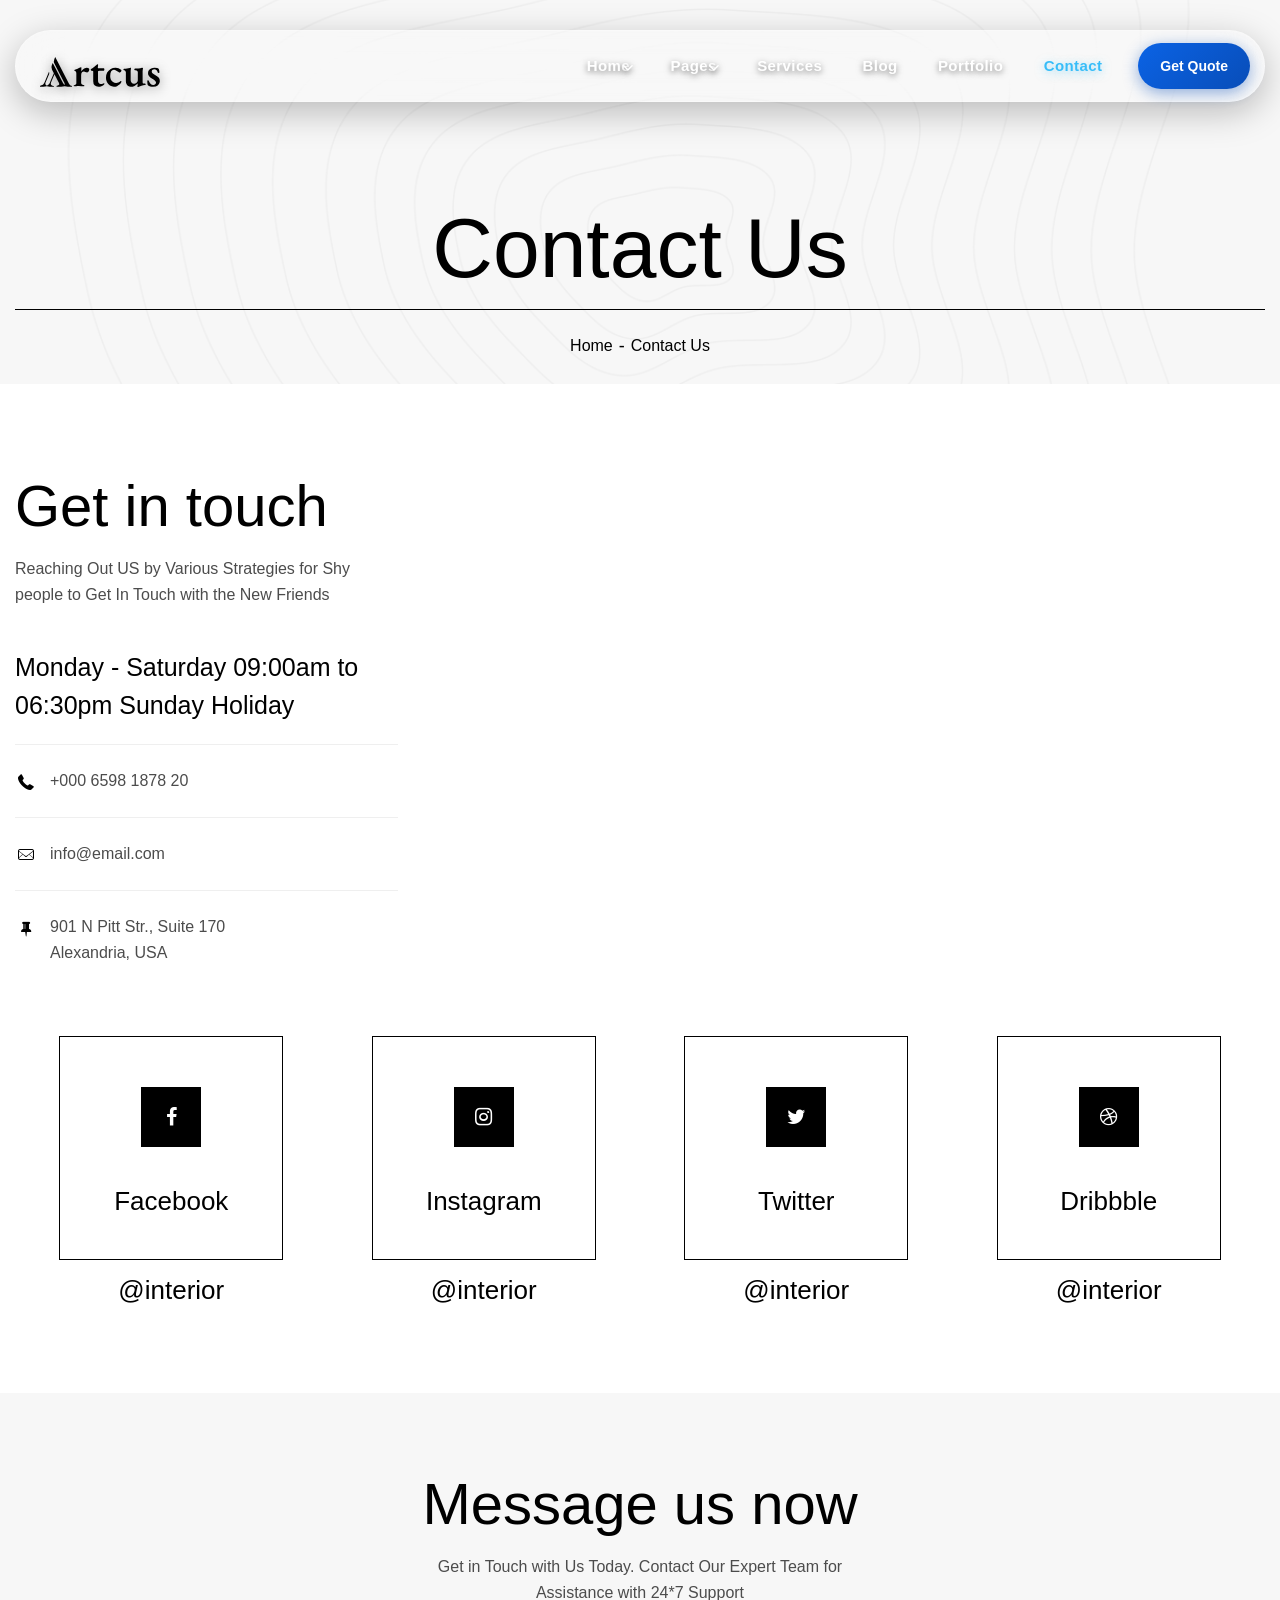
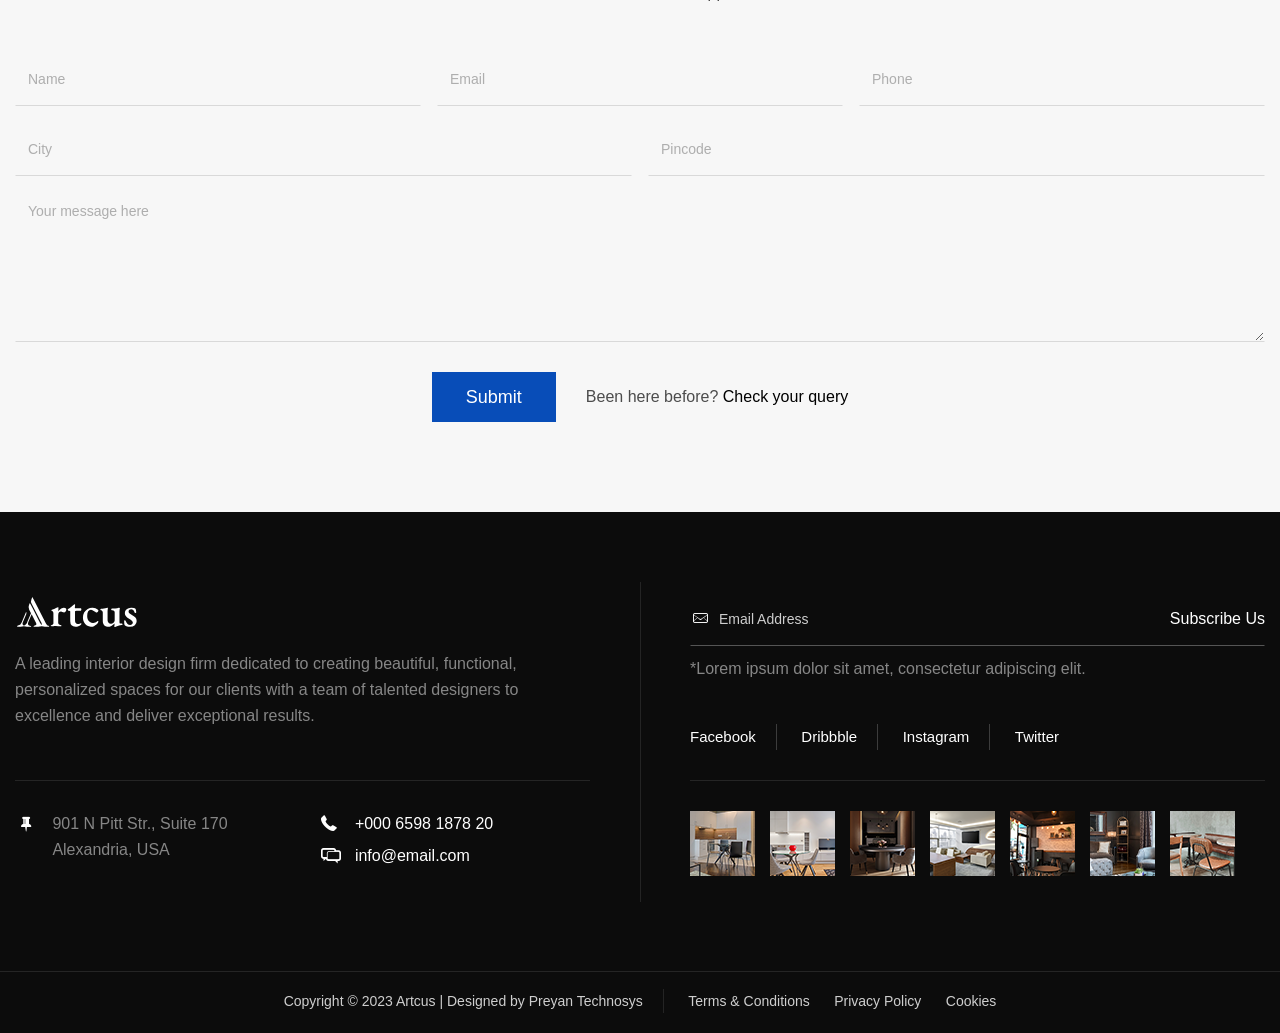
<file: contact.html>
<!DOCTYPE html>
<html lang="en">

<!-- Mirrored from https://cymolthemes.com/html/artcus/contact.html by HTTrack Website Copier/3.x [XR&CO], Sat, 21 Nov 2026 06:48:43 GMT -->
<head>
  <meta charset="utf-8">
  <title>Artcus - Architecture and Interior Design Template</title>
  <meta content="width=device-width, initial-scale=1" name="viewport">
  <meta name=”keywords” content="Artcus - Interior Designer & Architecture WordPress Theme, Artcus - Interior Designer & Architecture HTML Template, themes & template, html5 template, WordPress theme, unlimited colours available, ui/ux,ui/ux design, best html template, html template, html, JavaScript, best css theme,css3, elementor theme, latest premium themes 2024, latest premium templates 2024, preyan technosys Pvt.Ltd,cymol themes, themetech mount, Web 3.0, multi-theme, website theme and template, WooCommerce, bootstrap template, web templates, responsive ">
  
  <link href="css/bootstrap.min.css" rel="stylesheet" type="text/css">
  <link href="css/aos.css" rel="stylesheet" type="text/css">
  <link href="css/animate.css" rel="stylesheet" type="text/css">
  <link href="css/all.min.css" rel="stylesheet" type="text/css">
  <link href="css/abuget.css" rel="stylesheet" type="text/css">
  <link href="css/fontello.css" rel="stylesheet" type="text/css">
  <link href="css/flaticon.css" rel="stylesheet" type="text/css">
  <link href="css/font-awesome.css" rel="stylesheet" type="text/css">
  <link href="css/themify-icons.css" rel="stylesheet" type="text/css">
  <link href="css/slick.css" rel="stylesheet" type="text/css">
  <link href="css/prettyPhoto.css" rel="stylesheet" type="text/css">
  <link href="css/main.css" rel="stylesheet" type="text/css">
  <link href="css/shortcode.css" rel="stylesheet" type="text/css">
  <link href="css/style.css" rel="stylesheet" type="text/css">
  <link href="css/megamenu.css" rel="stylesheet" type="text/css">
  <link href="css/responsive.css" rel="stylesheet" type="text/css">
  <link href="images/favicon.png" rel="shortcut icon" type="image/x-icon">
  <link href="images/webclip.png" rel="apple-touch-icon">
</head>
<body class="body">
  <div class="page">
    <header class="header prt-header-style-1">
      <div class="header-content-wrapper">
        <div class="header-navigation">
          <div class="container">
            <div class="site-navigation">
              <div class="site-branding">
                  <h1>
                      <a class="home-link" href="index.html" title="artcus" rel="home">
                          <img src="images/logo.svg" width="124" height="30" alt="logo" class="logo">
                      </a>
                  </h1>
              </div>
              <div class="site-menu">
                <div class="btn-show-menu-mobile menubar menubar--squeeze">
                    <span class="menubar-box">
                        <span class="menubar-inner"></span>
                    </span>
                </div>                
                <nav class="main-menu menu-mobile" id="menu">
                    <ul class="menu slide-menu">
                        <li class="mega-menu-item with-submenu">
                            <a class="mega-menu-link" href="index.html">Home</a>
                            <ul class="mega-submenu" role="menu">
                                <li>
                                    <div class="row">
                                        <div class="col-menu col-xl-6 col-lg-12">
                                            <div class="content">
                                                <ul class="menu-col">
                                                    <li><a href="index.html">Home</a></li>
                                                    <li><a href="homepage-2.html">Home 2</a></li>
                                                </ul>
                                            </div>
                                        </div>
                                        <div class="col-menu col-xl-6 col-lg-12">
                                            <div class="content">
                                                <ul class="menu-col">
                                                    <li><a href="index.html">Header Style 01</a></li>
                                                    <li><a href="homepage-2.html">Header Style 02</a></li>                                          
                                                </ul>
                                            </div>
                                        </div>    
                                    </div>
                                </li>
                            </ul>
                        </li>
                        <li class="mega-menu-item with-submenu">
                            <a href="#" class="mega-menu-link">Pages</a>
                            <ul class="mega-submenu" role="menu">
                                <li>
                                    <div class="row">
                                        <div class="col-menu col-xl-6 col-lg-12">
                                            <div class="content">
                                                <ul class="menu-col">
                                                    <li><a href="about.html">About</a></li>
                                                    <li><a href="services.html">Service</a></li>
                                                    <li><a href="blog.html">Blog</a></li>
                                                    <li><a href="portfolio.html">Portfolio</a></li>
                                                    <li><a href="team.html">Our Team</a></li>
                                                    <li><a href="contact.html">Contact Us</a></li>
                                                </ul>
                                            </div>
                                        </div>
                                        <div class="col-menu col-xl-6 col-lg-12">
                                            <div class="content">
                                                <ul class="menu-col">
                                                    <li><a href="services-details.html">Services Details</a></li>
                                                    <li><a href="portfolios-details.html">Portfolio Details</a></li>
                                                    <li><a href="blog-details.html">Blog Details</a></li> 
                                                    <li><a href="team-details.html">Team Details</a></li>
                                                    <li><a href="faq.html">FAQ</a></li>
                                                    <li><a href="404.html">404 Page</a></li>                                           
                                                </ul>
                                            </div>
                                        </div>    
                                    </div>
                                </li>
                            </ul>
                        </li>
                        <li class="mega-menu-item">
                            <a href="services.html" class="mega-menu-link">Services</a>
                        </li>
                        <li class="mega-menu-item">
                            <a href="blog.html" class="mega-menu-link">Blog</a>
                        </li>
                        <li class="mega-menu-item">
                            <a href="portfolio.html" class="mega-menu-link">Portfolio</a>
                        </li>
                        <li class="mega-menu-item active">
                            <a href="contact.html" class="mega-menu-link">Contact</a>
                        </li>
                    </ul>
                </nav>
                <div class="header-extra">
                  <div class="header-extra-item">
                    <a href="contact.html">Get Quote</a>
                  </div>
                </div>
              </div>
            </div>
          </div>
        </div>
      </div>
    </header>
    <section class="page-title prt-row">
      <div class="container">
        <div class="page-title-inner">
          <div class="page-title-wrapper">
            <div data-prt-id="prt-12" class="page-title-heading-block">
              <h2 class="page-title-heading">contact us</h2>
            </div>
            <div data-prt-id="prt-13" class="page-title-bradcrumb">
              <div class="breadcrumb-home">
                <a href="#" class="bradcrumb-home-link">home</a>
              </div>
              <div class="bradcrumb-seprator">
                <div class="bradcrumb-seprator-icon">-</div>
              </div>
              <div class="bradcrumb-page">
                <div class="bradcrumb-page-name">contact us</div>
              </div>
            </div>
          </div>
        </div>
      </div>
    </section>
    <section class="contact-section prt-row">
      <div class="container">
        <div class="row">
          <div class="col-lg-5">
            <div class="contact-info-block">
              <div data-prt-id="prt-22" class="contact-title-wrapper">
                <div class="section-title zero-margin">
                  <h2 class="section-title-heading">Get in touch</h2>
                  <p class="section-title-description">Reaching Out US by Various Strategies for Shy people to Get In Touch with the New Friends</p>
                </div>
              </div>
              <div data-prt-id="prt-23" class="contact-information">
                <h3 class="contact-title">Monday - Saturday 09:00am to 06:30pm Sunday Holiday</h3>
                <ul class="contact-list">
                  <li class="contact-list-item">
                    <span class="contact-llst-icon"><i class="icon-phone"></i></span>
                    <a href="tel:+0006598187820" class="contact-list-link">+000 6598 1878 20</a>
                  </li>
                  <li class="contact-list-item">
                    <span class="contact-llst-icon"><i class="icon-mail-2"></i></span>
                    <a href="mailto:info@email.com" class="contact-list-link">info@email.com</a>
                  </li>
                  <li class="contact-list-item last-child">
                    <span class="contact-llst-icon"><i class="icon-pin"></i></span>
                    <span class="contact-list-text">901 N Pitt Str., Suite 170 <br>Alexandria, USA</span>
                  </li>
                </ul>
              </div>
            </div>
          </div>
          <div class="col-lg-7">
            <div class="contact-map-block">
              <div class="g-map" id="map">
                <iframe src="https://maps.google.com/maps?q=London%20Eye%2C%20London%2C%20United%20Kingdom&amp;t=m&amp;z=10&amp;output=embed&amp;iwloc=near" title="London Eye, London, United Kingdom" aria-label="London Eye, London, United Kingdom"></iframe>
              </div>
            </div>
          </div>
        </div>
        <div class="contact-page-social-icons">
          <div data-prt-id="prt-24" class="contact-social-items">
            <div class="contact-social-item">
              <div class="contact-social-item-inner">
                <a href="https://www.facebook.com/preyantechnosys19" target="_blank" class="contact-social-item-icon"><i class="icon-facebook-1"></i></a>
                <a href="#" class="contact-social-item-link">Facebook</a>
              </div>
              <div class="contact-social-item-title">@interior</div>
            </div>
            <div class="contact-social-item">
              <div class="contact-social-item-inner">
                <a href="https://www.facebook.com/preyantechnosys19" target="_blank" class="contact-social-item-icon"><i class="icon-instagram"></i></a>
                <a href="#" class="contact-social-item-link">Instagram</a>
              </div>
              <div class="contact-social-item-title">@interior</div>
            </div>
            <div class="contact-social-item">
              <div class="contact-social-item-inner">
                <a href="https://www.facebook.com/preyantechnosys19" target="_blank" class="contact-social-item-icon"><i class="icon-twitter"></i></a>
                <a href="#" class="contact-social-item-link">Twitter</a>
              </div>
              <div class="contact-social-item-title">@interior</div>
            </div>
            <div class="contact-social-item">
              <div class="contact-social-item-inner">
                <a href="https://www.facebook.com/preyantechnosys19" target="_blank" class="contact-social-item-icon"><i class="icon-dribbble"></i></a>
                <a href="#" class="contact-social-item-link">Dribbble</a>
              </div>
              <div class="contact-social-item-title">@interior</div>
            </div>
          </div>
        </div>
      </div>
    </section>
    <section class="contact-form-section prt-row">
      <div class="container">
        <div class="row">
          <div class="col-lg-12">
            <div class="contact-form-section-title-wrapper">
              <div class="section-title text-center">
                <h2 class="section-title-heading">Message us now</h2>
                <p class="section-title-description">Get in Touch with Us Today. Contact Our Expert Team for <br>Assistance with 24*7 Support<br></p>
              </div>
            </div>
          </div>
        </div>
        <div class="row">
          <div class="col-lg-12">
            <div class="contact-form-section-content-wrapper">
              <div class="contact-form-block prt-form">
                <form id="prt-form-Contact-Form" name="prt-form-Contact-Form" data-name="Contact Form" method="get" class="contact-form">
                  <div data-prt-id="prt-26" class="prt-layout-grid contact-form-grid"><input type="text" class="contact-input prt-node-54 prt-input" maxlength="256" name="name-3" data-name="Name 3" placeholder="Name" id="name"><input type="email" class="contact-input prt-node-55 prt-input" maxlength="256" name="email" data-name="Email" placeholder="Email" id="email" required=""><input type="tel" class="contact-input prt-node-56 prt-input" maxlength="256" name="Phone" data-name="Phone" placeholder="Phone" id="Phone"><input type="text" class="contact-input prt-node-57 prt-input" maxlength="256" name="City" data-name="City" placeholder="City" id="City"><input type="text" class="contact-input prt-node-58 prt-input" maxlength="256" name="Pincode" data-name="Pincode" placeholder="Pincode" id="Pincode"><textarea id="Message" name="Message" maxlength="5000" data-name="Message" placeholder="Your message here" class="contact-textarea prt-node-59 prt-input"></textarea></div>
                  <div data-prt-id="prt-27" class="contact-button-block">
                    <div class="submit-button-block"><input type="submit" value="Submit" data-wait="Please wait..." class="button submit-button prt-button"></div>
                    <div class="contact-query-text">Been here before? <a href="services.html" class="query-link">Check your query</a>
                    </div>
                  </div>
                </form>
              </div>
            </div>
          </div>
        </div>
      </div>
    </section>
     <footer class="footer prt-row">
      <div class="container">
        <div class="top-footer">
          <div class="row">
            <div class="col-lg-6 pr-50 res-991-pr-15">
              <div class="footer-widget first-widget">
                <a href="index.html" aria-current="page" class="footer-logo prt--current">
                  <img src="images/footer-logo.svg" width="124" height="30" alt="logo" class="logo">
                </a>
                <div class="footer-description">
                  <p class="footer-description-text">A leading interior design firm dedicated to creating beautiful, functional, personalized spaces for our clients with a team of talented designers to excellence and deliver exceptional results.</p>
                </div>
              </div>
            </div>
            <div class="col-lg-6 pl-50 res-991-pl-15">
              <div class="footer-widget second-widget">
                <div class="footer-widget-subscribe">
                  <div class="footer-form prt-form">
                    <form id="email-form" name="email-form" data-name="Email Form" method="get" class="footer-subscribe-form"><input type="email" class="footer-subscribe-input prt-input" maxlength="256" name="Email" data-name="Email" placeholder="Email Address" id="footer-email"><input type="submit" value="Subscribe Us" data-wait="Please wait..." class="footer-subscribe-button prt-button">
                      <div class="footer-subscribe-icon"><i class="icon-mail-2"></i></div>
                      <div class="footer-subscribe-instruction">*Lorem ipsum dolor sit amet, consectetur adipiscing elit.</div>
                    </form>
                    <div class="prt-form-done">
                      <div>Thank you! Your submission has been received!</div>
                    </div>
                    <div class="prt-form-fail">
                      <div>Oops! Something went wrong while submitting the form.</div>
                    </div>
                  </div>
                  <div class="footer-social-items">
                    <ul class="footer-social-list">
                      <li class="footer-social-list-item">
                        <a href="https://www.facebook.com/preyantechnosys19" target="_blank" class="footer-social-list-link">Facebook</a>
                      </li>
                      <li class="footer-social-list-item">
                        <a href="https://www.facebook.com/preyantechnosys19" target="_blank" class="footer-social-list-link">dribbble</a>
                      </li>
                      <li class="footer-social-list-item">
                        <a href="https://www.facebook.com/preyantechnosys19" target="_blank" class="footer-social-list-link">instagram</a>
                      </li>
                      <li class="footer-social-list-item last-child">
                        <a href="https://www.facebook.com/preyantechnosys19" target="_blank" class="footer-social-list-link">twitter</a>
                      </li>
                    </ul>
                  </div>
                </div>
              </div>
            </div>
            <div class="col-lg-6 pr-50 res-991-pr-15">
              <div class="footer-widget third-widget">
                <div class="footer-widget-contact">
                  <div class="prt-layout-grid footer-contact-grid">
                    <div class="footer-address">
                      <span class="footer-address-icon"><i class="icon-pin"></i></span>
                      <p class="footer-address-text">901 N Pitt Str., Suite 170 <br>Alexandria, USA</p>
                    </div>
                    <div class="footer-contact">
                      <div class="footer-contact-phone">
                        <a href="tel:+0006598187820" class="footer-contact-phone-icon"><i class="icon-phone"></i></a>
                        <a href="tel:+0006598187820" class="footer-contact-phone-text">+000 6598 1878 20</a>
                      </div>
                      <div class="footer-contact-mail">
                        <a href="mailto:info@email.com" class="footer-contact-mail-icon"><i class="icon-chat-alt"></i></a>
                        <a href="mailto:info@email.com" class="footer-contact-mail-text">info@email.com</a>
                      </div>
                    </div>
                  </div>
                </div>
              </div>
            </div>
            <div class="col-lg-6 pl-50 res-991-pl-15">
              <div class="footer-widget fourth-widget">
                <div id="gallery" class="gallery-wrapper masonry-grid">
                    <figure class="gallery-item">
                        <div class="gallery-icon">
                            <a class="prt_prettyphoto" href="images/gallery-01.png" rel="prettyPhoto[coregallery]" data-rel="prettyPhoto">
                            <img width="150" height="150" class="img-fluid" src="images/gallery-item-01.png" alt="gellary_img"></a>
                        </div>
                    </figure>
                    <figure class="gallery-item">
                        <div class="gallery-icon">
                            <a class="prt_prettyphoto" href="images/gallery-02.png" rel="prettyPhoto[coregallery]" data-rel="prettyPhoto">
                            <img width="150" height="150" class="img-fluid" src="images/gallery-item-02.png" alt="gellary_img"></a>
                        </div>
                    </figure>
                    <figure class="gallery-item">
                        <div class="gallery-icon">
                            <a class="prt_prettyphoto" href="images/gallery-03.png" rel="prettyPhoto[coregallery]" data-rel="prettyPhoto"><img width="150" height="150" class="img-fluid" src="images/gallery-item-03.png" alt="gellary_img"></a>
                        </div>
                    </figure>
                    <figure class="gallery-item">
                        <div class="gallery-icon">
                            <a class="prt_prettyphoto" href="images/gallery-04.png" rel="prettyPhoto[coregallery]" data-rel="prettyPhoto"><img width="150" height="150" class="img-fluid" src="images/gallery-item-04.png" alt="gellary_img"></a>
                        </div>
                    </figure>
                    <figure class="gallery-item">
                        <div class="gallery-icon">
                            <a class="prt_prettyphoto" href="images/gallery-05.png" rel="prettyPhoto[coregallery]" data-rel="prettyPhoto"><img width="150" height="150" class="img-fluid" src="images/gallery-item-05.png" alt="gellary_img"></a>
                        </div>
                    </figure>
                    <figure class="gallery-item">
                        <div class="gallery-icon">
                            <a class="prt_prettyphoto" href="images/gallery-06.png" rel="prettyPhoto[coregallery]" data-rel="prettyPhoto"><img width="150" height="150" class="img-fluid" src="images/gallery-item-06.png" alt="gellary_img"></a>
                        </div>
                    </figure>
                    <figure class="gallery-item">
                        <div class="gallery-icon">
                            <a class="prt_prettyphoto" href="images/gallery-07.png" rel="prettyPhoto[coregallery]" data-rel="prettyPhoto"><img width="150" height="150" class="img-fluid" src="images/gallery-item-07.png" alt="gellary_img"></a>
                        </div>
                    </figure>
                </div>
                <div class="footer-widget-phone">
                  <a href="tel:+0006598187820" class="footer-widget-phone-link">+000 6598 1878 20</a>
                </div>
              </div>
            </div>
          </div>
          <div class="footer-vertical-line"></div>
        </div>
      </div>
      <div class="container-fluid zero-padding prt-container">
        <div class="bottom-footer">
          <div class="footer-author-block">
            <div class="footer-author-text">Copyright © 2023 <a href="index.html" target="_blank" aria-current="page" class="footer-author-link prt--current">Artcus</a> | Designed by <a href="https://preyantechnosys.com/" target="_blank" class="footer-author-link">Preyan Technosys</a>
            </div>
          </div>
          <div class="footer-instruction-list">
            <a href="contact.html" class="footer-instruction-link">Terms &amp; Conditions</a>
            <a href="contact.html" class="footer-instruction-link">Privacy Policy</a>
            <a href="contact.html" class="footer-instruction-link last-child">Cookies</a>
          </div>
        </div>
      </div>
    </footer>
    <a id="totop" href="#top">
      <i class="icon-up-open"></i>
    </a>
  </div>
  <script src="js/jquery-3.7.1.min.js"></script>
  <script src="js/jquery-migrate-3.4.1.min.js"></script>
  <script src="js/bootstrap.min.js"></script>
  <script src="js/jquery-waypoints.js"></script> 
  <script src="js/numinate.min.js"></script>
  <script src="js/circle-progress.min.js"></script>
  <script src="js/jquery-validate.js"></script>
  <script src="js/jquery.prettyPhoto.js"></script>
  <script src="js/imagesloaded.min.js"></script>
  <script src="js/jquery-isotope.js"></script>
  <script src="js/slick.min.js"></script>
  <script src="js/aos.js"></script>
  <script src="js/gsap.js"></script>
  <script src="js/scrolltrigger.js"></script>
  <script src="js/splittext.js"></script>
  <script src="js/cursor.js"></script>
  <script src="js/magnetic.js"></script>
  <script src="js/gsap-animation.js"></script>
  <script src="js/tweenmax.js"></script>
  <script src="js/main.js"></script>
</body>

<!-- Mirrored from https://cymolthemes.com/html/artcus/contact.html by HTTrack Website Copier/3.x [XR&CO], Sat, 21 Nov 2026 06:48:43 GMT -->
</html>
</file>
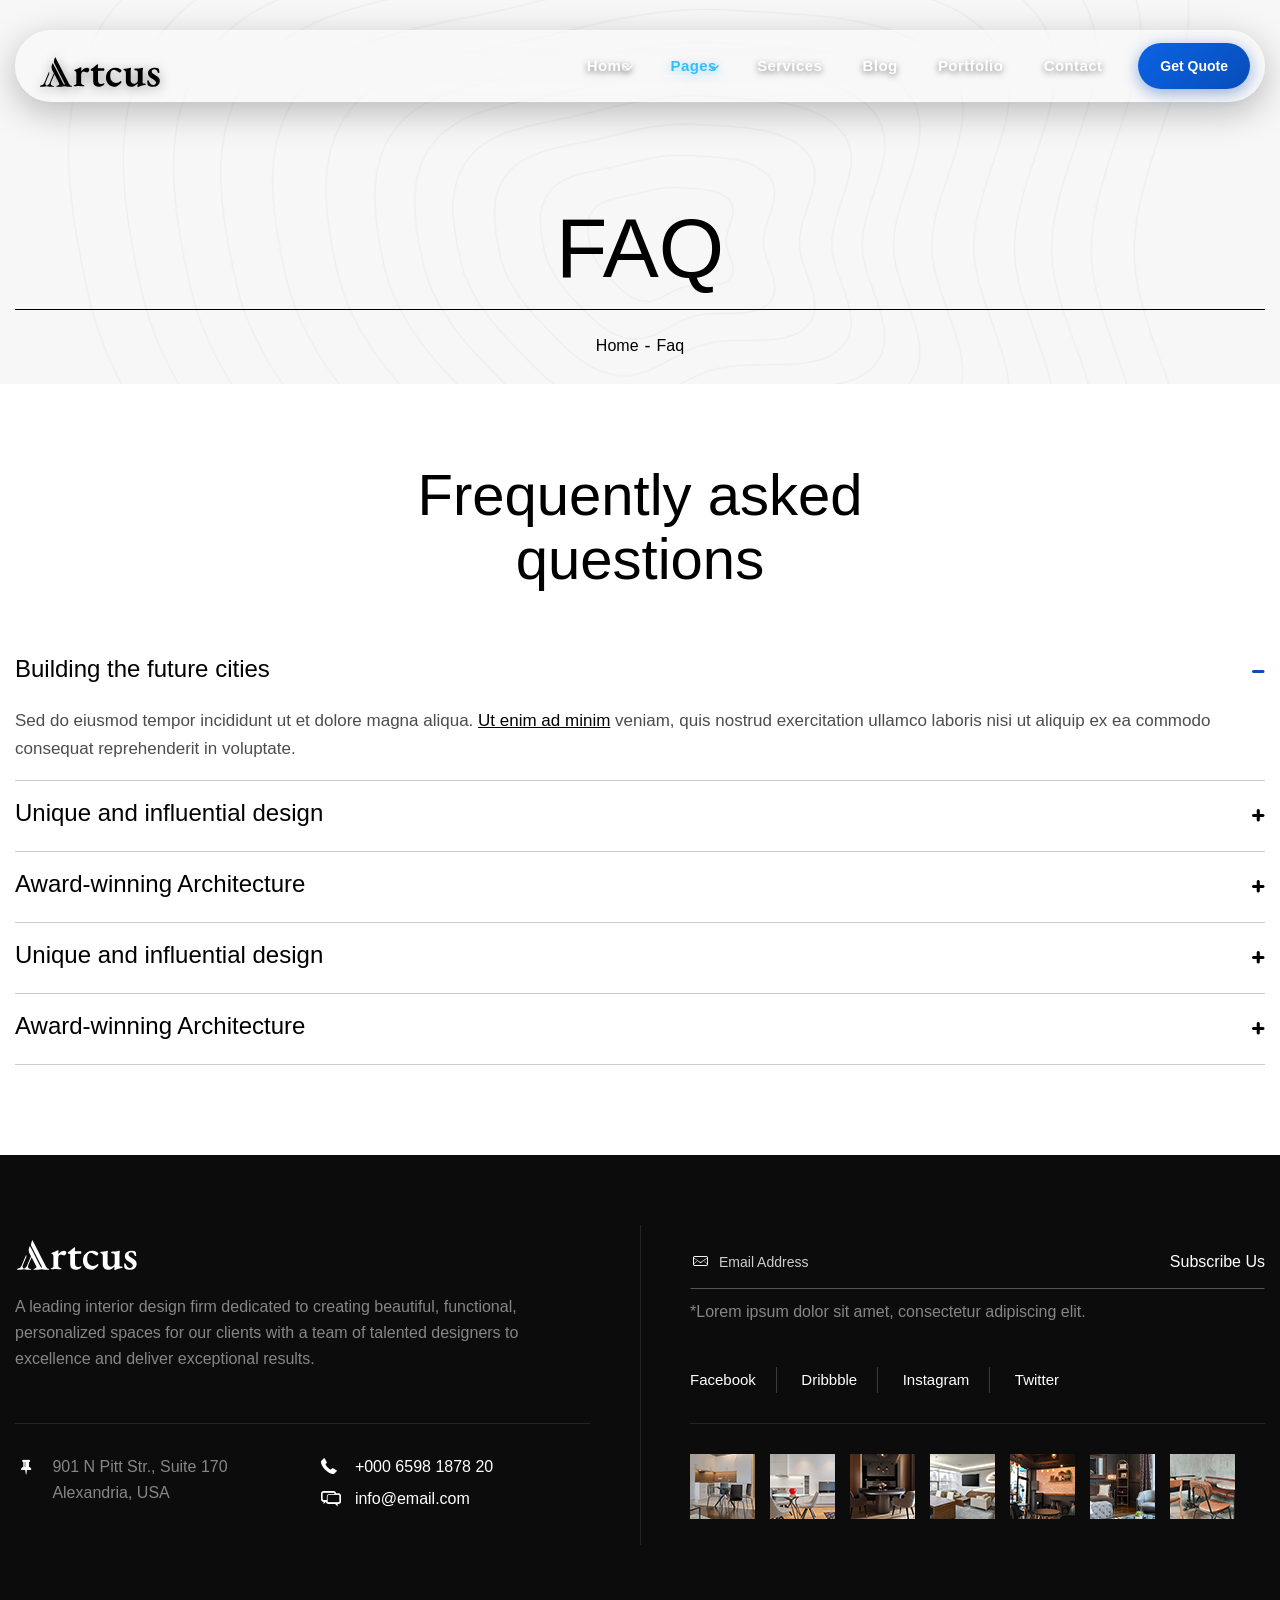
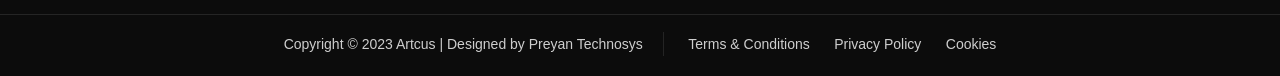
<file: faq.html>
<!DOCTYPE html>
<html lang="en">

<!-- Mirrored from https://cymolthemes.com/html/artcus/faq.html by HTTrack Website Copier/3.x [XR&CO], Sat, 21 Nov 2026 06:48:52 GMT -->
<head>
  <meta charset="utf-8">
  <title>Artcus - Architecture and Interior Design Template</title>
  <meta content="width=device-width, initial-scale=1" name="viewport">
  <meta name=”keywords” content="Artcus - Interior Designer & Architecture WordPress Theme, Artcus - Interior Designer & Architecture HTML Template, themes & template, html5 template, WordPress theme, unlimited colours available, ui/ux,ui/ux design, best html template, html template, html, JavaScript, best css theme,css3, elementor theme, latest premium themes 2024, latest premium templates 2024, preyan technosys Pvt.Ltd,cymol themes, themetech mount, Web 3.0, multi-theme, website theme and template, WooCommerce, bootstrap template, web templates, responsive ">
  
  <link href="css/bootstrap.min.css" rel="stylesheet" type="text/css">
  <link href="css/aos.css" rel="stylesheet" type="text/css">
  <link href="css/animate.css" rel="stylesheet" type="text/css">
  <link href="css/all.min.css" rel="stylesheet" type="text/css">
  <link href="css/abuget.css" rel="stylesheet" type="text/css">
  <link href="css/fontello.css" rel="stylesheet" type="text/css">
  <link href="css/flaticon.css" rel="stylesheet" type="text/css">
  <link href="css/font-awesome.css" rel="stylesheet" type="text/css">
  <link href="css/themify-icons.css" rel="stylesheet" type="text/css">
  <link href="css/slick.css" rel="stylesheet" type="text/css">
  <link href="css/prettyPhoto.css" rel="stylesheet" type="text/css">
  <link href="css/main.css" rel="stylesheet" type="text/css">
  <link href="css/shortcode.css" rel="stylesheet" type="text/css">
  <link href="css/style.css" rel="stylesheet" type="text/css">
  <link href="css/megamenu.css" rel="stylesheet" type="text/css">
  <link href="css/responsive.css" rel="stylesheet" type="text/css">
  <link href="images/favicon.png" rel="shortcut icon" type="image/x-icon">
  <link href="images/webclip.png" rel="apple-touch-icon">
</head>
<body class="body">
  <div class="page-with-sticky-section">
    <header class="header prt-header-style-1">
      <div class="header-content-wrapper">
        <div class="header-navigation">
          <div class="container">
            <div class="site-navigation">
              <div class="site-branding">
                  <h1>
                      <a class="home-link" href="index.html" title="artcus" rel="home">
                          <img src="images/logo.svg" width="124" height="30" alt="logo" class="logo">
                      </a>
                  </h1>
              </div>
              <div class="site-menu">
                <div class="btn-show-menu-mobile menubar menubar--squeeze">
                    <span class="menubar-box">
                        <span class="menubar-inner"></span>
                    </span>
                </div>                
                <nav class="main-menu menu-mobile" id="menu">
                    <ul class="menu slide-menu">
                        <li class="mega-menu-item with-submenu">
                            <a class="mega-menu-link" href="index.html">Home</a>
                            <ul class="mega-submenu" role="menu">
                                <li>
                                    <div class="row">
                                        <div class="col-menu col-xl-6 col-lg-12">
                                            <div class="content">
                                                <ul class="menu-col">
                                                    <li><a href="index.html">Home</a></li>
                                                    <li><a href="homepage-2.html">Home 2</a></li>
                                                </ul>
                                            </div>
                                        </div>
                                        <div class="col-menu col-xl-6 col-lg-12">
                                            <div class="content">
                                                <ul class="menu-col">
                                                    <li><a href="index.html">Header Style 01</a></li>
                                                    <li><a href="homepage-2.html">Header Style 02</a></li>                                          
                                                </ul>
                                            </div>
                                        </div>    
                                    </div>
                                </li>
                            </ul>
                        </li>
                        <li class="mega-menu-item with-submenu active">
                            <a href="#" class="mega-menu-link">Pages</a>
                            <ul class="mega-submenu" role="menu">
                                <li>
                                    <div class="row">
                                        <div class="col-menu col-xl-6 col-lg-12">
                                            <div class="content">
                                                <ul class="menu-col">
                                                    <li><a href="about.html">About</a></li>
                                                    <li><a href="services.html">Service</a></li>
                                                    <li><a href="blog.html">Blog</a></li>
                                                    <li><a href="portfolio.html">Portfolio</a></li>
                                                    <li><a href="team.html">Our Team</a></li>
                                                    <li><a href="contact.html">Contact Us</a></li>
                                                </ul>
                                            </div>
                                        </div>
                                        <div class="col-menu col-xl-6 col-lg-12">
                                            <div class="content">
                                                <ul class="menu-col">
                                                    <li><a href="services-details.html">Services Details</a></li>
                                                    <li><a href="portfolios-details.html">Portfolio Details</a></li>
                                                    <li><a href="blog-details.html">Blog Details</a></li> 
                                                    <li><a href="team-details.html">Team Details</a></li>
                                                    <li class="active"><a href="faq.html">FAQ</a></li>
                                                    <li><a href="404.html">404 Page</a></li>                                           
                                                </ul>
                                            </div>
                                        </div>    
                                    </div>
                                </li>
                            </ul>
                        </li>
                        <li class="mega-menu-item">
                            <a href="services.html" class="mega-menu-link">Services</a>
                        </li>
                        <li class="mega-menu-item">
                            <a href="blog.html" class="mega-menu-link">Blog</a>
                        </li>
                        <li class="mega-menu-item">
                            <a href="portfolio.html" class="mega-menu-link">Portfolio</a>
                        </li>
                        <li class="mega-menu-item">
                            <a href="contact.html" class="mega-menu-link">Contact</a>
                        </li>
                    </ul>
                </nav>
                <div class="header-extra">
                  <div class="header-extra-item">
                    <a href="contact.html">Get Quote</a>
                  </div>
                </div>
              </div>
            </div>
          </div>
        </div>
      </div>
    </header>
    <section class="page-title prt-row">
      <div class="container">
        <div class="page-title-inner">
          <div class="page-title-wrapper">
            <div data-prt-id="prt-12" class="page-title-heading-block">
              <h2 class="page-title-heading">FAQ</h2>
            </div>
            <div data-prt-id="prt-13" class="page-title-bradcrumb">
              <div class="breadcrumb-home">
                <a href="#" class="bradcrumb-home-link">home</a>
              </div>
              <div class="bradcrumb-seprator">
                <div class="bradcrumb-seprator-icon">-</div>
              </div>
              <div class="bradcrumb-page">
                <div class="bradcrumb-page-name">faq</div>
              </div>
            </div>
          </div>
        </div>
      </div>
    </section>
    <section class="faq-section prt-row">
      <div class="container">
        <div class="row">
          <div class="col-lg-12">
            <div class="section-title text-center">
              <h2 class="section-title-heading mb-0">Frequently asked <br>questions</h2>
            </div>
          </div>
        </div>
        <div class="row">
          <div class="col-lg-12">
            <div class="faq-section-content-wrapper">
              <div class="accordion">
                <div class="toggle">
                    <div class="toggle-title">
                      <a href="#" class="active">Building the future cities</a>
                    </div>
                    <div class="toggle-content show">
                        <p>Sed do eiusmod tempor incididunt ut et dolore magna aliqua. <a href="#">Ut enim ad minim</a> veniam, quis nostrud exercitation ullamco laboris nisi ut aliquip ex ea commodo consequat reprehenderit in voluptate.</p>
                    </div>
                </div>
                <div class="toggle">
                    <div class="toggle-title">
                      <a href="#">Unique and influential design</a>
                    </div>
                    <div class="toggle-content">
                        <p>Sed do eiusmod tempor incididunt ut et dolore magna aliqua. <a href="#">Ut enim ad minim</a> veniam, quis nostrud exercitation ullamco laboris nisi ut aliquip ex ea commodo consequat reprehenderit in voluptate.</p>
                    </div>
                </div>
                <div class="toggle">
                    <div class="toggle-title">
                      <a href="#">Award-winning Architecture</a>
                    </div>
                    <div class="toggle-content">
                        <p>Sed do eiusmod tempor incididunt ut et dolore magna aliqua. <a href="#">Ut enim ad minim</a> veniam, quis nostrud exercitation ullamco laboris nisi ut aliquip ex ea commodo consequat reprehenderit in voluptate.</p>
                    </div>
                </div>
                <div class="toggle">
                    <div class="toggle-title">
                      <a href="#">Unique and influential design</a>
                    </div>
                    <div class="toggle-content">
                        <p>Sed do eiusmod tempor incididunt ut et dolore magna aliqua. <a href="#">Ut enim ad minim</a> veniam, quis nostrud exercitation ullamco laboris nisi ut aliquip ex ea commodo consequat reprehenderit in voluptate.</p>
                    </div>
                </div>
                <div class="toggle">
                    <div class="toggle-title">
                      <a href="#">Award-winning Architecture</a>
                    </div>
                    <div class="toggle-content">
                        <p>Sed do eiusmod tempor incididunt ut et dolore magna aliqua. <a href="#">Ut enim ad minim</a> veniam, quis nostrud exercitation ullamco laboris nisi ut aliquip ex ea commodo consequat reprehenderit in voluptate.</p>
                    </div>
                </div>
              </div>
            </div>
          </div>
        </div>
      </div>
    </section>
    <footer class="footer prt-row">
      <div class="container">
        <div class="top-footer">
          <div class="row">
            <div class="col-lg-6 pr-50 res-991-pr-15">
              <div class="footer-widget first-widget">
                <a href="index.html" aria-current="page" class="footer-logo prt--current">
                  <img src="images/footer-logo.svg" width="124" height="30" alt="logo" class="logo">
                </a>
                <div class="footer-description">
                  <p class="footer-description-text">A leading interior design firm dedicated to creating beautiful, functional, personalized spaces for our clients with a team of talented designers to excellence and deliver exceptional results.</p>
                </div>
              </div>
            </div>
            <div class="col-lg-6 pl-50 res-991-pl-15">
              <div class="footer-widget second-widget">
                <div class="footer-widget-subscribe">
                  <div class="footer-form prt-form">
                    <form id="email-form" name="email-form" data-name="Email Form" method="get" class="footer-subscribe-form"><input type="email" class="footer-subscribe-input prt-input" maxlength="256" name="Email" data-name="Email" placeholder="Email Address" id="footer-email"><input type="submit" value="Subscribe Us" data-wait="Please wait..." class="footer-subscribe-button prt-button">
                      <div class="footer-subscribe-icon"><i class="icon-mail-2"></i></div>
                      <div class="footer-subscribe-instruction">*Lorem ipsum dolor sit amet, consectetur adipiscing elit.</div>
                    </form>
                    <div class="prt-form-done">
                      <div>Thank you! Your submission has been received!</div>
                    </div>
                    <div class="prt-form-fail">
                      <div>Oops! Something went wrong while submitting the form.</div>
                    </div>
                  </div>
                  <div class="footer-social-items">
                    <ul class="footer-social-list">
                      <li class="footer-social-list-item">
                        <a href="https://www.facebook.com/preyantechnosys19" target="_blank" class="footer-social-list-link">Facebook</a>
                      </li>
                      <li class="footer-social-list-item">
                        <a href="https://www.facebook.com/preyantechnosys19" target="_blank" class="footer-social-list-link">dribbble</a>
                      </li>
                      <li class="footer-social-list-item">
                        <a href="https://www.facebook.com/preyantechnosys19" target="_blank" class="footer-social-list-link">instagram</a>
                      </li>
                      <li class="footer-social-list-item last-child">
                        <a href="https://www.facebook.com/preyantechnosys19" target="_blank" class="footer-social-list-link">twitter</a>
                      </li>
                    </ul>
                  </div>
                </div>
              </div>
            </div>
            <div class="col-lg-6 pr-50 res-991-pr-15">
              <div class="footer-widget third-widget">
                <div class="footer-widget-contact">
                  <div class="prt-layout-grid footer-contact-grid">
                    <div class="footer-address">
                      <span class="footer-address-icon"><i class="icon-pin"></i></span>
                      <p class="footer-address-text">901 N Pitt Str., Suite 170 <br>Alexandria, USA</p>
                    </div>
                    <div class="footer-contact">
                      <div class="footer-contact-phone">
                        <a href="tel:+0006598187820" class="footer-contact-phone-icon"><i class="icon-phone"></i></a>
                        <a href="tel:+0006598187820" class="footer-contact-phone-text">+000 6598 1878 20</a>
                      </div>
                      <div class="footer-contact-mail">
                        <a href="mailto:info@email.com" class="footer-contact-mail-icon"><i class="icon-chat-alt"></i></a>
                        <a href="mailto:info@email.com" class="footer-contact-mail-text">info@email.com</a>
                      </div>
                    </div>
                  </div>
                </div>
              </div>
            </div>
            <div class="col-lg-6 pl-50 res-991-pl-15">
              <div class="footer-widget fourth-widget">
                <div id="gallery" class="gallery-wrapper masonry-grid">
                    <figure class="gallery-item">
                        <div class="gallery-icon">
                            <a class="prt_prettyphoto" href="images/gallery-01.png" rel="prettyPhoto[coregallery]" data-rel="prettyPhoto">
                            <img width="150" height="150" class="img-fluid" src="images/gallery-item-01.png" alt="gellary_img"></a>
                        </div>
                    </figure>
                    <figure class="gallery-item">
                        <div class="gallery-icon">
                            <a class="prt_prettyphoto" href="images/gallery-02.png" rel="prettyPhoto[coregallery]" data-rel="prettyPhoto">
                            <img width="150" height="150" class="img-fluid" src="images/gallery-item-02.png" alt="gellary_img"></a>
                        </div>
                    </figure>
                    <figure class="gallery-item">
                        <div class="gallery-icon">
                            <a class="prt_prettyphoto" href="images/gallery-03.png" rel="prettyPhoto[coregallery]" data-rel="prettyPhoto"><img width="150" height="150" class="img-fluid" src="images/gallery-item-03.png" alt="gellary_img"></a>
                        </div>
                    </figure>
                    <figure class="gallery-item">
                        <div class="gallery-icon">
                            <a class="prt_prettyphoto" href="images/gallery-04.png" rel="prettyPhoto[coregallery]" data-rel="prettyPhoto"><img width="150" height="150" class="img-fluid" src="images/gallery-item-04.png" alt="gellary_img"></a>
                        </div>
                    </figure>
                    <figure class="gallery-item">
                        <div class="gallery-icon">
                            <a class="prt_prettyphoto" href="images/gallery-05.png" rel="prettyPhoto[coregallery]" data-rel="prettyPhoto"><img width="150" height="150" class="img-fluid" src="images/gallery-item-05.png" alt="gellary_img"></a>
                        </div>
                    </figure>
                    <figure class="gallery-item">
                        <div class="gallery-icon">
                            <a class="prt_prettyphoto" href="images/gallery-06.png" rel="prettyPhoto[coregallery]" data-rel="prettyPhoto"><img width="150" height="150" class="img-fluid" src="images/gallery-item-06.png" alt="gellary_img"></a>
                        </div>
                    </figure>
                    <figure class="gallery-item">
                        <div class="gallery-icon">
                            <a class="prt_prettyphoto" href="images/gallery-07.png" rel="prettyPhoto[coregallery]" data-rel="prettyPhoto"><img width="150" height="150" class="img-fluid" src="images/gallery-item-07.png" alt="gellary_img"></a>
                        </div>
                    </figure>
                </div>
                <div class="footer-widget-phone">
                  <a href="tel:+0006598187820" class="footer-widget-phone-link">+000 6598 1878 20</a>
                </div>
              </div>
            </div>
          </div>
          <div class="footer-vertical-line"></div>
        </div>
      </div>
      <div class="container-fluid zero-padding prt-container">
        <div class="bottom-footer">
          <div class="footer-author-block">
            <div class="footer-author-text">Copyright © 2023 <a href="index.html" target="_blank" aria-current="page" class="footer-author-link prt--current">Artcus</a> | Designed by <a href="https://preyantechnosys.com/" target="_blank" class="footer-author-link">Preyan Technosys</a>
            </div>
          </div>
          <div class="footer-instruction-list">
            <a href="contact.html" class="footer-instruction-link">Terms &amp; Conditions</a>
            <a href="contact.html" class="footer-instruction-link">Privacy Policy</a>
            <a href="contact.html" class="footer-instruction-link last-child">Cookies</a>
          </div>
        </div>
      </div>
    </footer>
    <a id="totop" href="#top">
      <i class="icon-up-open"></i>
    </a>
  </div>
  <script src="js/jquery-3.7.1.min.js"></script>
  <script src="js/jquery-migrate-3.4.1.min.js"></script>
  <script src="js/bootstrap.min.js"></script>
  <script src="js/jquery-waypoints.js"></script> 
  <script src="js/numinate.min.js"></script>
  <script src="js/circle-progress.min.js"></script>
  <script src="js/jquery-validate.js"></script>
  <script src="js/jquery.prettyPhoto.js"></script>
  <script src="js/imagesloaded.min.js"></script>
  <script src="js/jquery-isotope.js"></script>
  <script src="js/slick.min.js"></script>
  <script src="js/aos.js"></script>
  <script src="js/gsap.js"></script>
  <script src="js/scrolltrigger.js"></script>
  <script src="js/splittext.js"></script>
  <script src="js/cursor.js"></script>
  <script src="js/magnetic.js"></script>
  <script src="js/gsap-animation.js"></script>
  <script src="js/tweenmax.js"></script>
  <script src="js/main.js"></script>
</body>

<!-- Mirrored from https://cymolthemes.com/html/artcus/faq.html by HTTrack Website Copier/3.x [XR&CO], Sat, 21 Nov 2026 06:48:53 GMT -->
</html>
</file>
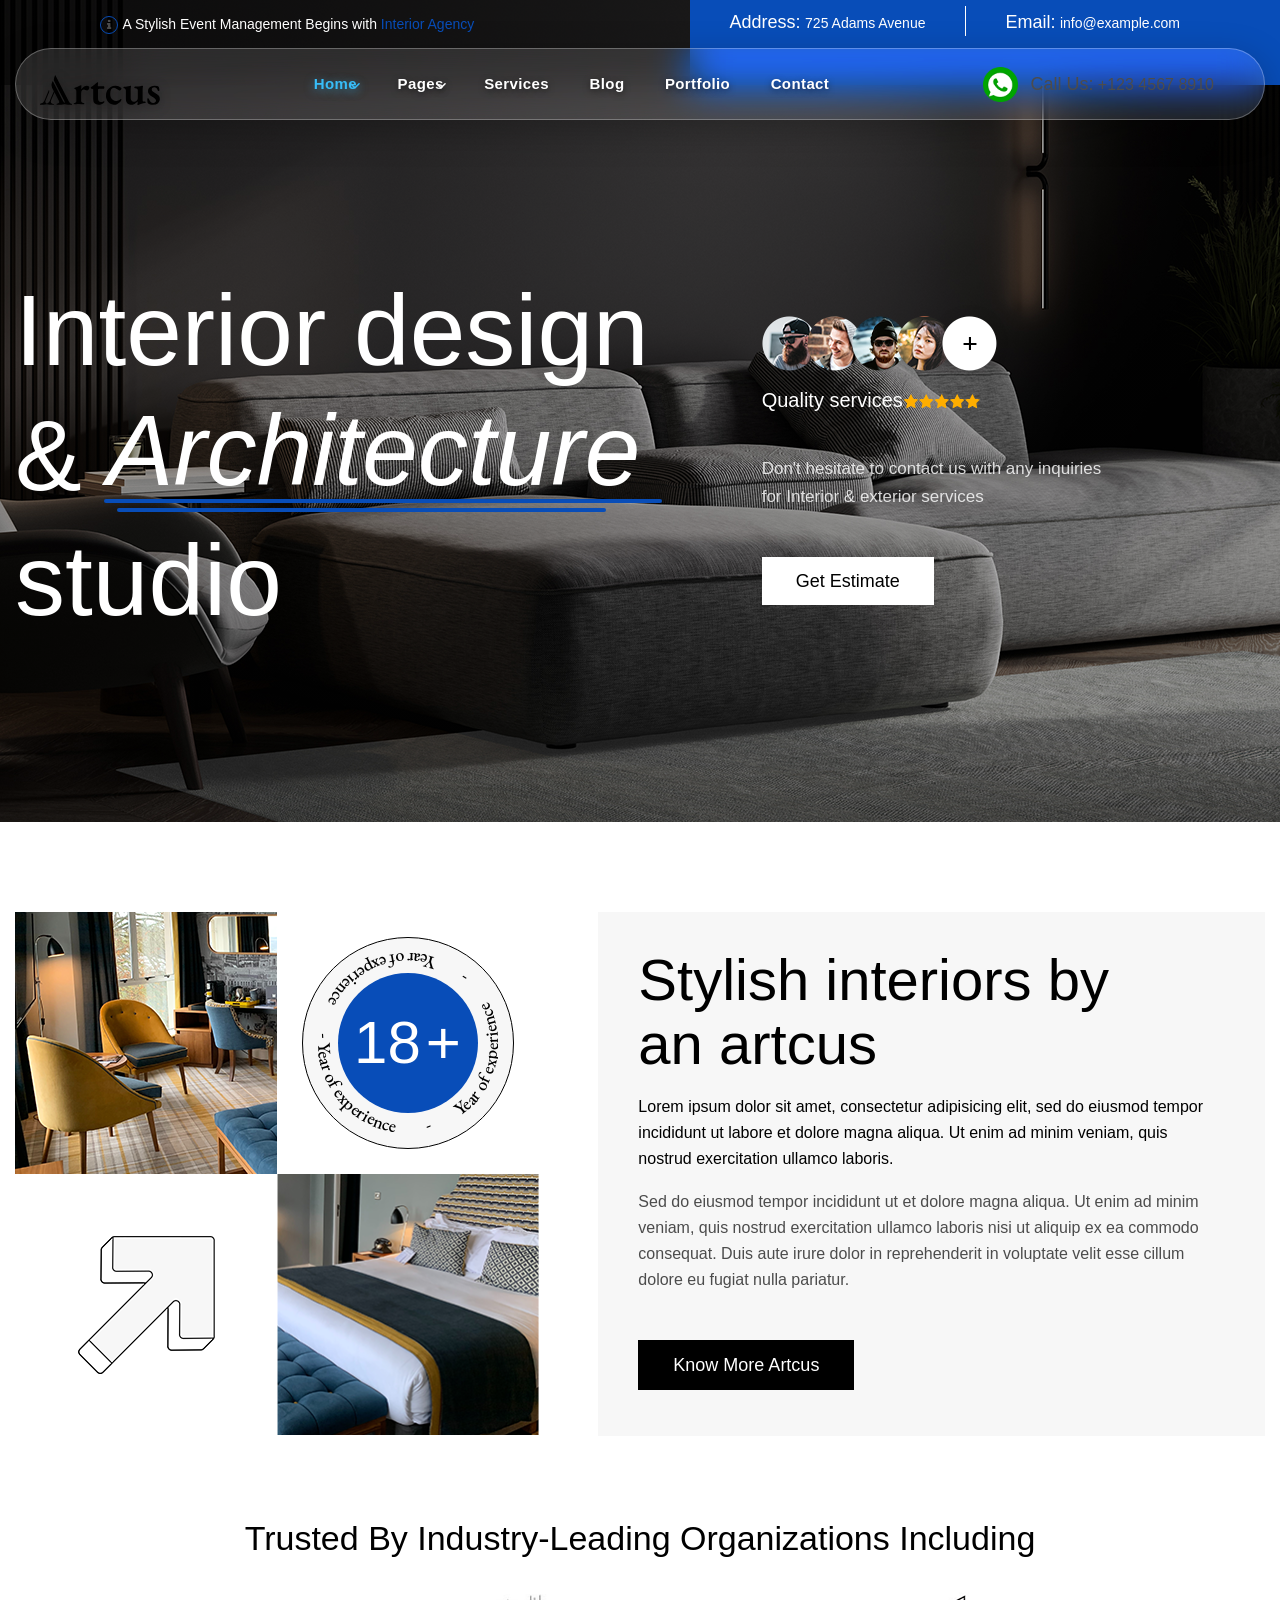
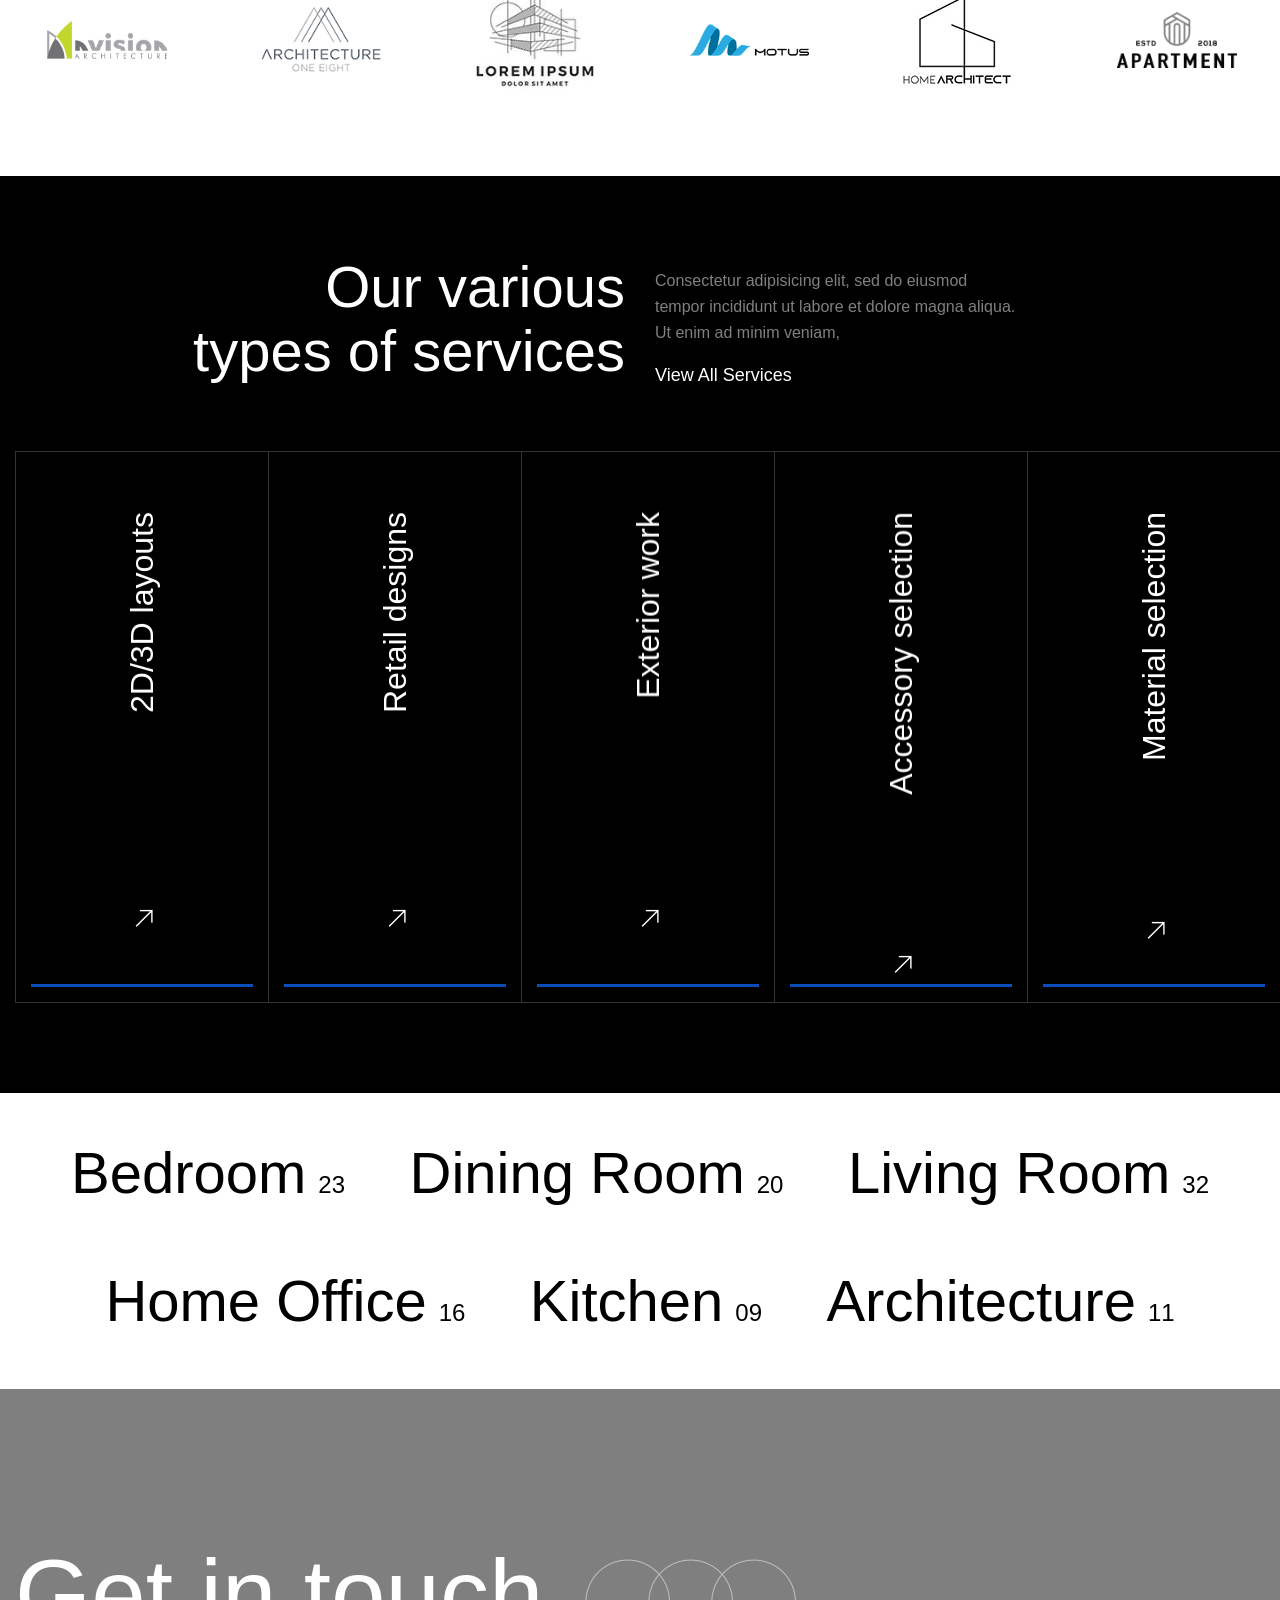
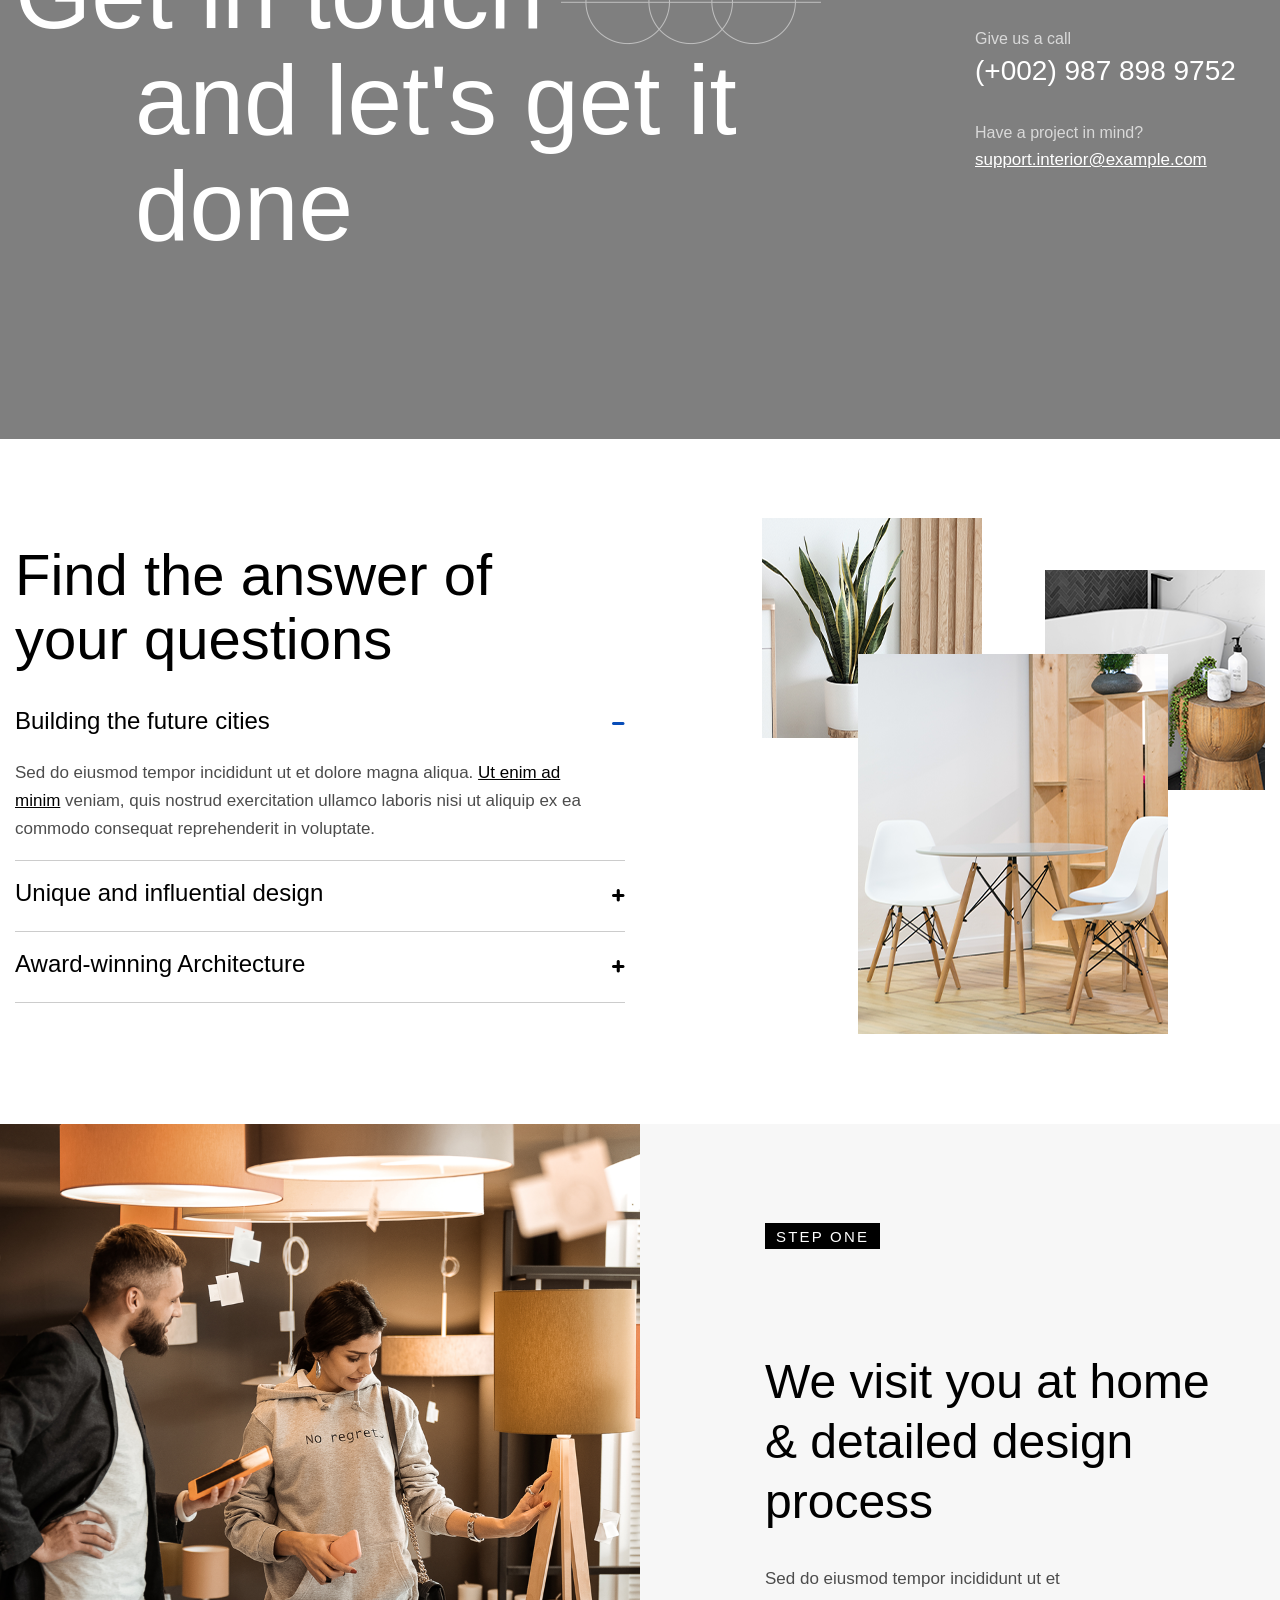
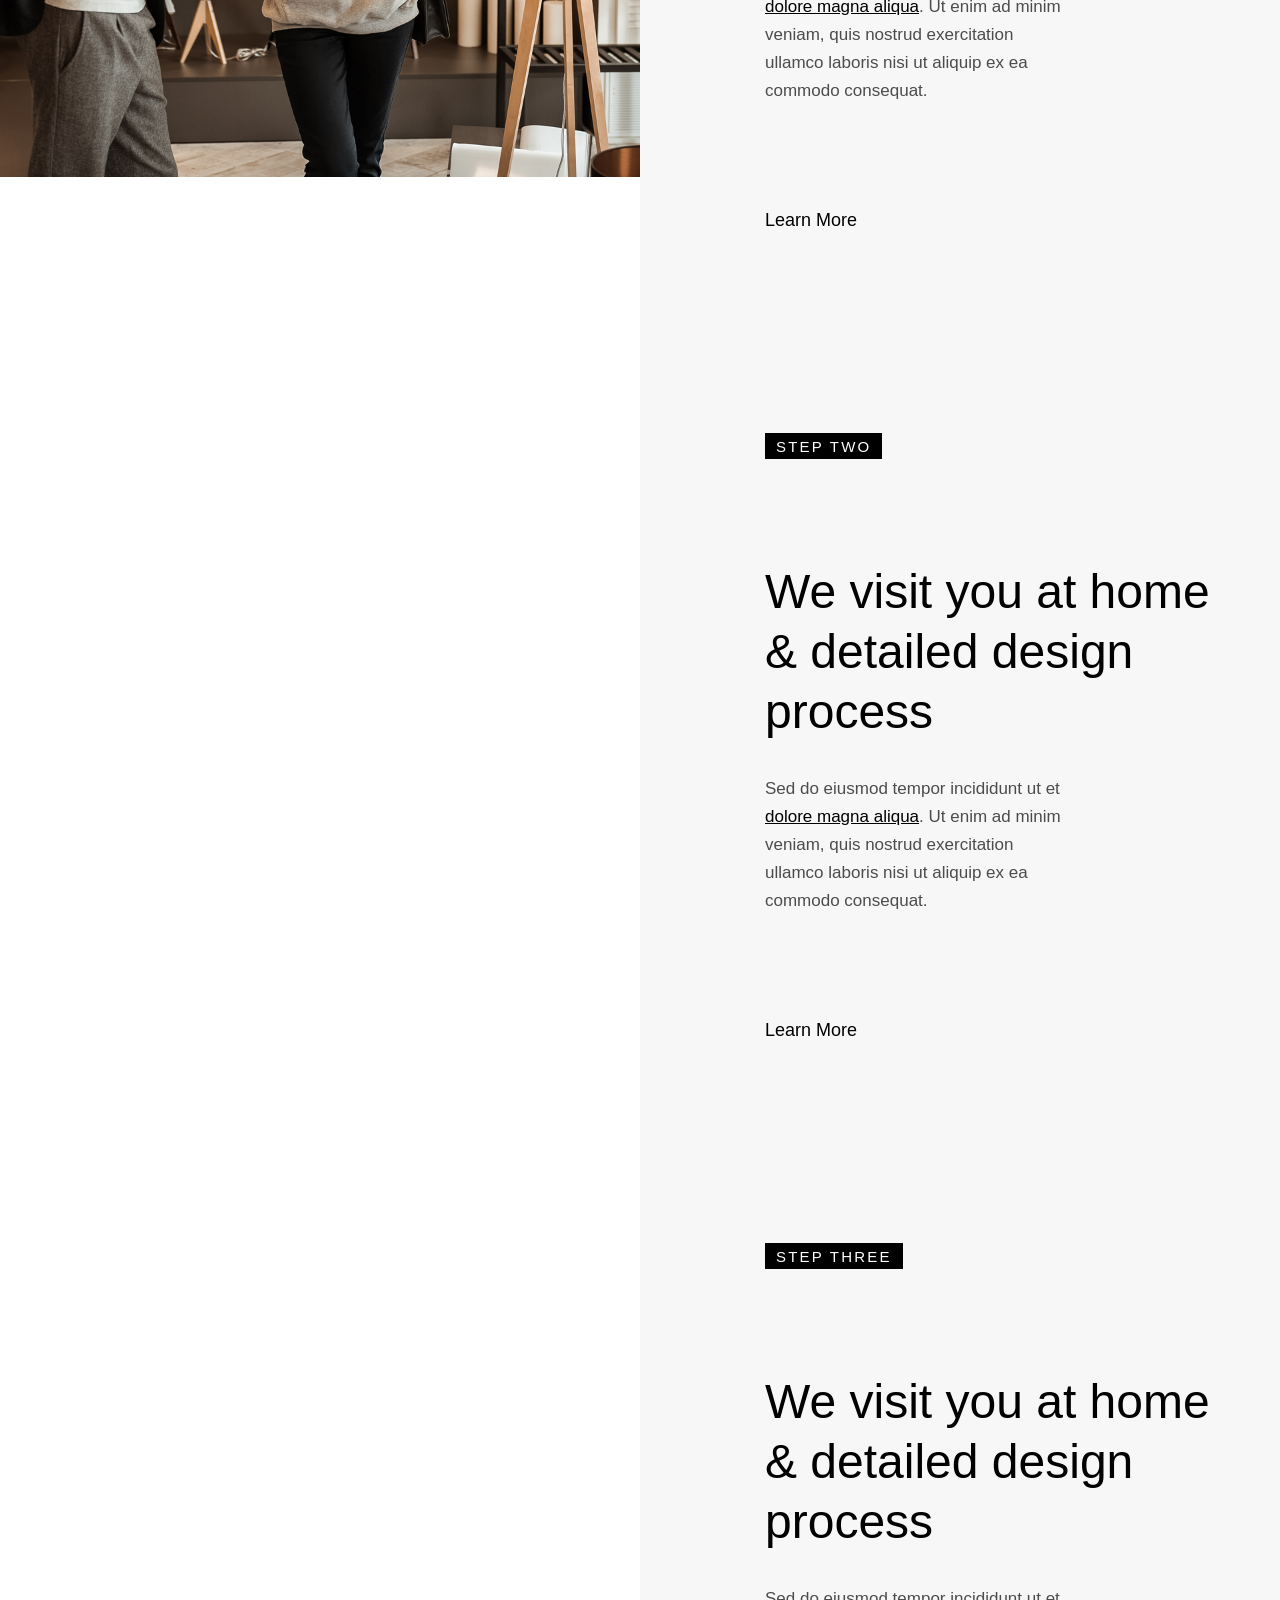
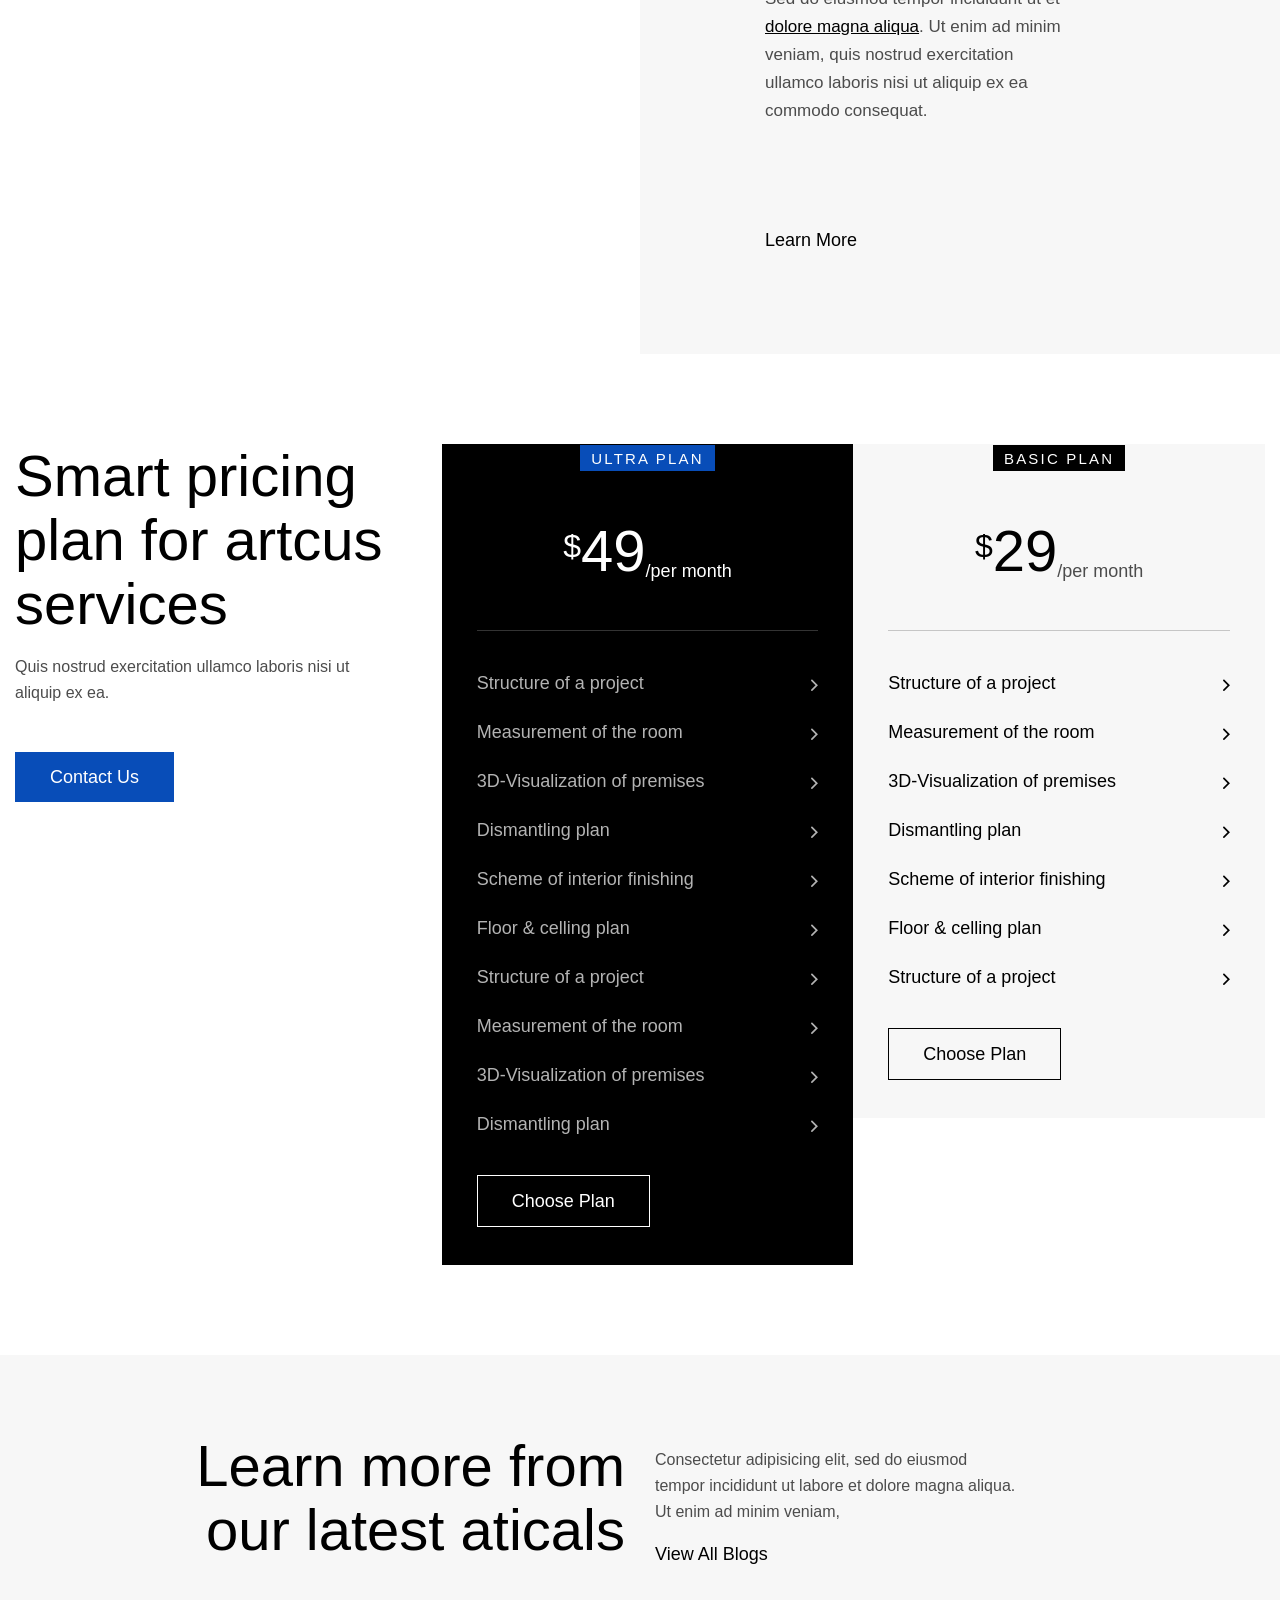
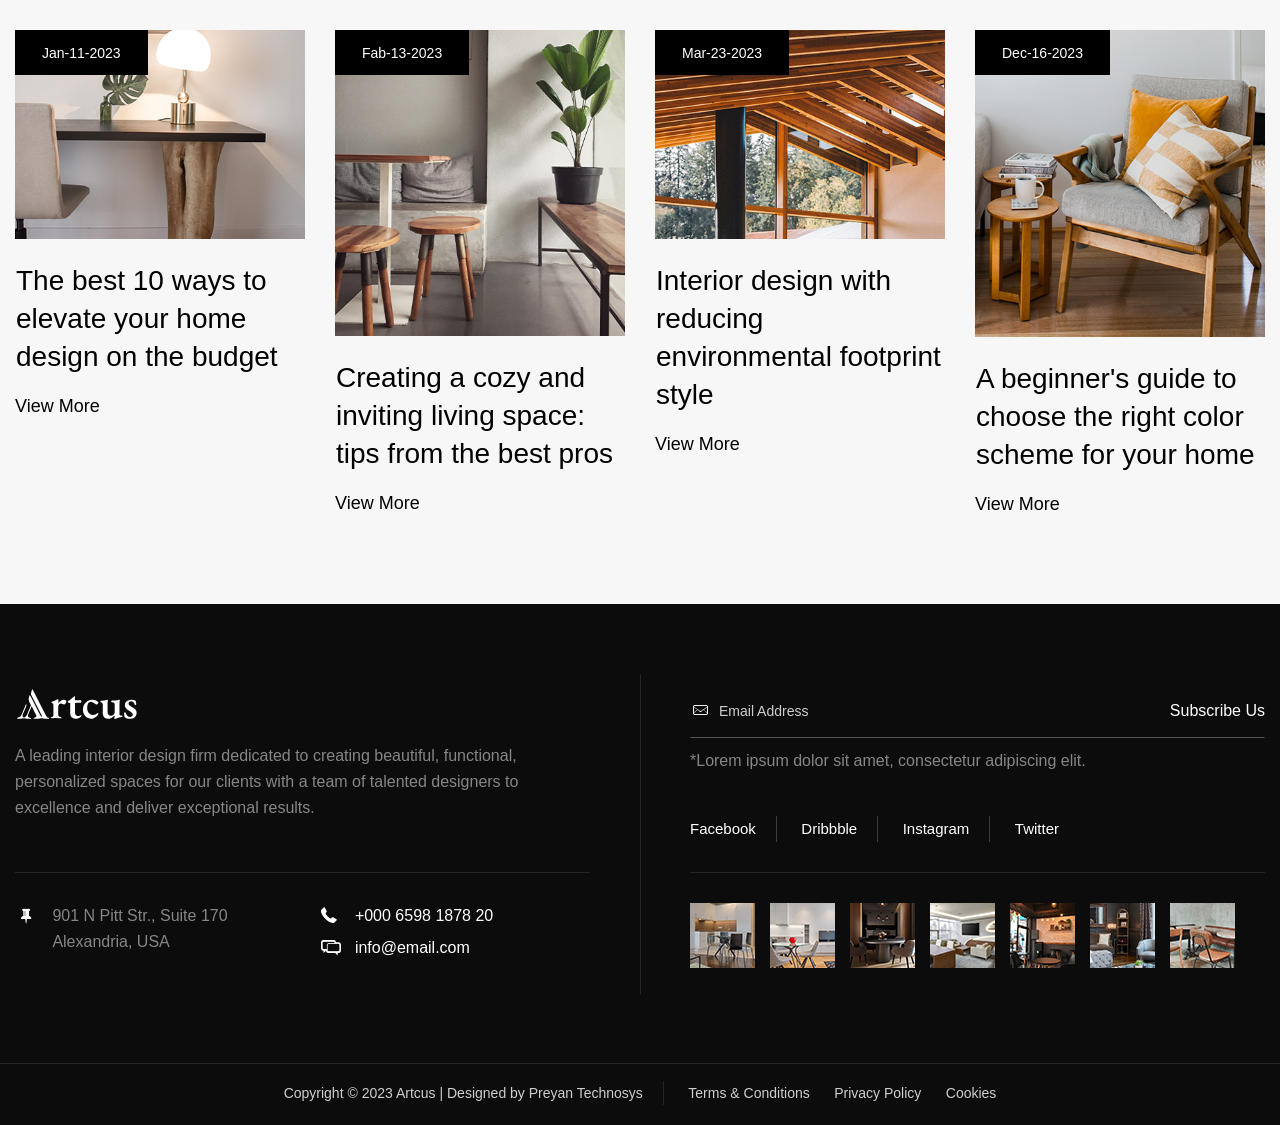
<file: homepage-2.html>
<!DOCTYPE html>
<html lang="en">

<!-- Mirrored from https://cymolthemes.com/html/artcus/homepage-2.html by HTTrack Website Copier/3.x [XR&CO], Sat, 21 Nov 2026 06:47:27 GMT -->
<head>
  <meta charset="utf-8">
  <title>Artcus - Architecture and Interior Design Template</title>
  <meta content="width=device-width, initial-scale=1" name="viewport">
  <meta name=”keywords” content="Artcus - Interior Designer & Architecture WordPress Theme, Artcus - Interior Designer & Architecture HTML Template, themes & template, html5 template, WordPress theme, unlimited colours available, ui/ux,ui/ux design, best html template, html template, html, JavaScript, best css theme,css3, elementor theme, latest premium themes 2024, latest premium templates 2024, preyan technosys Pvt.Ltd,cymol themes, themetech mount, Web 3.0, multi-theme, website theme and template, WooCommerce, bootstrap template, web templates, responsive ">
  
  <link href="css/bootstrap.min.css" rel="stylesheet" type="text/css">
  <link href="css/aos.css" rel="stylesheet" type="text/css">
  <link href="css/animate.css" rel="stylesheet" type="text/css">
  <link href="css/all.min.css" rel="stylesheet" type="text/css">
  <link href="css/abuget.css" rel="stylesheet" type="text/css">
  <link href="css/fontello.css" rel="stylesheet" type="text/css">
  <link href="css/flaticon.css" rel="stylesheet" type="text/css">
  <link href="css/font-awesome.css" rel="stylesheet" type="text/css">
  <link href="css/themify-icons.css" rel="stylesheet" type="text/css">
  <link href="css/slick.css" rel="stylesheet" type="text/css">
  <link href="css/prettyPhoto.css" rel="stylesheet" type="text/css">
  <link href="css/main.css" rel="stylesheet" type="text/css">
  <link href="css/shortcode.css" rel="stylesheet" type="text/css">
  <link href="css/style.css" rel="stylesheet" type="text/css">
  <link href="css/megamenu.css" rel="stylesheet" type="text/css">
  <link href="css/responsive.css" rel="stylesheet" type="text/css">
  <link href="images/favicon.png" rel="shortcut icon" type="image/x-icon">
  <link href="images/webclip.png" rel="apple-touch-icon">
</head>
<body class="body">
  <div class="page-with-sticky-section"> 
    <header class="header prt-header-style-2">
      <div class="top-bar">
        <div class="container-fluid zero-padding">
          <div class="top-bar-content">
            <div class="top-bar-instruction">
              <div class="top-bar-instruction-box">
                <span class="top-bar-icon"><i class="fa fa-info" aria-hidden="true"></i></span>
                <span class="top-bar-text">A Stylish Event Management Begins with <a>Interior Agency</a></span>
              </div>
            </div>
            <div class="top-bar-contact-info">
              <div class="top-bar-contact-item">
                <span>Address:</span>
                <span>725 Adams Avenue</span>
              </div>
              <div class="top-bar-contact-item">
                <span>Email:</span>
                <a href="#">info@example.com</a>
              </div>
            </div>
          </div>
        </div>
      </div>
      <div class="header-content-wrapper">
        <div class="header-navigation">
          <div class="container-fluid zero-padding">
            <div class="site-navigation">
              <div class="site-branding">
                  <h1>
                      <a class="home-link" href="index.html" title="artcus" rel="home">
                          <img src="images/logo.svg" width="124" height="30" alt="logo" class="logo">
                      </a>
                  </h1>
              </div>
              <div class="site-menu">
                <div class="btn-show-menu-mobile menubar menubar--squeeze">
                    <span class="menubar-box">
                        <span class="menubar-inner"></span>
                    </span>
                </div>                
                <nav class="main-menu menu-mobile" id="menu">
                    <ul class="menu slide-menu">
                        <li class="mega-menu-item with-submenu active">
                            <a class="mega-menu-link" href="index.html">Home</a>
                            <ul class="mega-submenu" role="menu">
                                <li>
                                    <div class="row">
                                        <div class="col-menu col-xl-6 col-lg-12">
                                            <div class="content">
                                                <ul class="menu-col">
                                                    <li><a href="index.html">Home</a></li>
                                                    <li class="active"><a href="homepage-2.html">Home 2</a></li>
                                                </ul>
                                            </div>
                                        </div>
                                        <div class="col-menu col-xl-6 col-lg-12">
                                            <div class="content">
                                                <ul class="menu-col">
                                                    <li><a href="index.html">Header Style 01</a></li>
                                                    <li><a href="homepage-2.html">Header Style 02</a></li>                                          
                                                </ul>
                                            </div>
                                        </div>    
                                    </div>
                                </li>
                            </ul>
                        </li>
                        <li class="mega-menu-item with-submenu">
                            <a href="#" class="mega-menu-link">Pages</a>
                            <ul class="mega-submenu" role="menu">
                                <li>
                                    <div class="row">
                                        <div class="col-menu col-xl-6 col-lg-12">
                                            <div class="content">
                                                <ul class="menu-col">
                                                    <li><a href="about.html">About</a></li>
                                                    <li><a href="services.html">Service</a></li>
                                                    <li><a href="blog.html">Blog</a></li>
                                                    <li><a href="portfolio.html">Portfolio</a></li>
                                                    <li><a href="team.html">Our Team</a></li>
                                                    <li><a href="contact.html">Contact Us</a></li>
                                                </ul>
                                            </div>
                                        </div>
                                        <div class="col-menu col-xl-6 col-lg-12">
                                            <div class="content">
                                                <ul class="menu-col">
                                                    <li><a href="services-details.html">Services Details</a></li>
                                                    <li><a href="portfolios-details.html">Portfolio Details</a></li>
                                                    <li><a href="blog-details.html">Blog Details</a></li> 
                                                    <li><a href="team-details.html">Team Details</a></li>
                                                    <li><a href="faq.html">FAQ</a></li>
                                                    <li><a href="404.html">404 Page</a></li>                                           
                                                </ul>
                                            </div>
                                        </div>    
                                    </div>
                                </li>
                            </ul>
                        </li>
                        <li class="mega-menu-item">
                            <a href="services.html" class="mega-menu-link">Services</a>
                        </li>
                        <li class="mega-menu-item">
                            <a href="blog.html" class="mega-menu-link">Blog</a>
                        </li>
                        <li class="mega-menu-item">
                            <a href="portfolio.html" class="mega-menu-link">Portfolio</a>
                        </li>
                        <li class="mega-menu-item">
                            <a href="contact.html" class="mega-menu-link">Contact</a>
                        </li>
                    </ul>
                </nav>
              </div>
              <div class="header-contact">
                <div class="header-contact-item">
                  <div class="header-whatsapp-block">
                    <img src="images/whatsapp.png" alt="whatsapp-icon" width="35" height="35" class="header-whatsapp-icon">
                  </div>
                  <div class="header-phone-info">
                    <span>Call Us:</span>
                    <a href="#">+123 4567 8910</a>
                  </div>
                </div>
              </div>
            </div>
          </div>
        </div>
      </div>
    </header>
    <section class="hero-section style2 prt-row">
      <div class="hero-slider-wrapper style2">
        <div class="container">
          <div class="hero-content-wrapper">
            <div class="hero-content-wrapper-inner">
              <div class="row">
                <div class="col-xl-7 col-lg-8">
                  <div class="hero-content-wrapper-inner-div1">
                    <div class="hero-content-wrapper-line">
                      <h2 class="hero-heading pr-25" data-aos="fade-right" data-aos-delay="500">Interior design</h2>
                    </div>
                    <div class="hero-content-wrapper-line">
                      <h2 class="hero-heading pr-25" data-aos="fade-right" data-aos-delay="600">&</h2>
                      <div class="hero-heading-underline-box pr-25" data-aos="fade-right" data-aos-delay="700">
                        <div class="hero-heading-underline first-line"></div>
                        <div class="hero-heading-underline second-line style2"></div>
                        <div class="hero-heading-underline third-line style2"></div>
                        <h2 class="hero-heading text-italic">Architecture</h2>
                      </div>
                    </div>
                    <div class="hero-content-wrapper-line">
                      <h2 class="hero-heading" data-aos="fade-right" data-aos-delay="800"> studio</h2>
                    </div>
                  </div>
                </div>
                <div class="col-xl-5 col-lg-4 align-self-center">
                  <div class="hero-content-wrapper-inner-div2" >
                    <div class="hero-avatar-box" data-aos="fade-left" data-aos-delay="900">
                      <div class="hero-avatar">
                        <img src="images/hero-avatar.png" alt="hero-avatar">
                      </div>
                    </div>
                    <div class="hero-rating-star-box" data-aos="fade-left" data-aos-delay="1000">
                      <div class="hero-rating-text">
                        Quality services
                      </div>
                      <div class="hero-rating-image">
                        <img src="images/hero-rating-star.png" alt="hero-rating-star">
                      </div>
                    </div>
                    <div class="hero-description" data-aos="fade-left" data-aos-delay="1100">Don't hesitate to contact us with any inquiries<br> for Interior & exterior services
                    </div>
                    <div class="" data-aos="fade-left" data-aos-delay="1200">
                      <a href="contact.html" class="button hero-button style2 prt-button">Get Estimate</a>
                    </div>
                  </div>
                </div>
              </div>
            </div>
          </div>
        </div>
      </div>
    </section>
    <section class="home2-about-section prt-row">
      <div class="container">
        <div class="row row-equal-height">
          <div class="col-xl-5 col-lg-6" data-aos="fade-right">
            <div class="home2-about-image-block">
              <div class="home2-about-image-block-inner">
                <div class="row g-0">
                  <div class="col-lg-6 col-md-6 col-sm-6">
                    <div class="about-single-image-holder first-item">
                      <img src="images/single-image-02.png" alt="single-image-02" class="about-single-image">
                    </div>
                  </div>
                  <div class="col-lg-6 col-md-6 col-sm-6">
                    <div class="circular-fid-and-text-box">
                      <div class="circular-main">
                          <div class="prt-rotating-text">
                              <svg xmlns="http://www.w3.org/2000/svg" xmlns:xlink="http://www.w3.org/1999/xlink" version="1.1" viewBox="0 0 200 200">
                                  <defs>
                                      <path d="M0, 100a100, 100 0 1, 0 200, 0a100, 100 0 1, 0 -200, 0" id="txt-path"></path>
                                  </defs>
                                  <text font-size="20" font-family="EB Garamond,sans-serif" font-weight="500">
                                      <textPath startOffset="0" xlink:href="#txt-path">Year of experience    &nbsp; &nbsp;&nbsp; &nbsp; - &nbsp; &nbsp;&nbsp; &nbsp;  Year of experience   &nbsp; &nbsp;&nbsp; &nbsp; - &nbsp; &nbsp;&nbsp; &nbsp;   Year of experience &nbsp; &nbsp;&nbsp; &nbsp; - &nbsp; &nbsp;&nbsp; &nbsp;</textPath>
                                  </text>
                              </svg>
                              <div class="circular-fid-block">
                                <div class="prt-fid inside style3">
                                  <div class="prt-fid-contents">
                                      <h4 class="prt-fid-inner">
                                          <span data-appear-animation="animateDigits" data-from="0" data-to="20" data-interval="2" data-before="" data-before-style="sup" data-after="+" data-after-style="sub" class="numinate">20</span>
                                          <span>+</span>
                                      </h4>                              
                                  </div>
                                </div>
                              </div>
                          </div>
                      </div>
                    </div>
                  </div>
                  <div class="col-lg-6 col-md-6 col-sm-6">
                    <div class="about-arrow-image-block">
                      <img src="images/arrow.png" alt="arrow" class="about-single-image">
                    </div>
                  </div>
                  <div class="col-lg-6 col-md-6 col-sm-6">
                    <div class="about-single-image-holder last-item">
                      <img src="images/single-image-03.png" alt="single-image-03" class="about-arrow-image">
                    </div>
                  </div>
                </div>
              </div>
            </div>
          </div>
          <div class="col-xl-7 col-lg-6 res-991-mt-30" data-aos="fade-left">
            <div class="home2-about-content-wrapper">
              <div class="section-title mb-0">
                <h2 class="section-title-heading">Stylish interiors by <br>an artcus</h2>
              </div>
              <div class="home2-about-content-desc">
                <p class="bold-text">Lorem ipsum dolor sit amet, consectetur adipisicing elit, sed do eiusmod tempor incididunt ut labore et dolore magna aliqua. Ut enim ad minim veniam, quis nostrud exercitation ullamco laboris.</p>
                <p>Sed do eiusmod tempor incididunt ut et dolore magna aliqua. Ut enim ad minim veniam, quis nostrud exercitation ullamco laboris nisi ut aliquip ex ea commodo consequat. Duis aute irure dolor in reprehenderit in voluptate velit esse cillum dolore eu fugiat nulla pariatur.</p>
              </div>
              <div class="about-button-block">
                <a href="contact.html" class="button bg-base-dark prt-button">Know More artcus</a>
              </div>
            </div>
          </div>
        </div>
      </div>
    </section>
    <section class="home2-client-section prt-row">
      <div class="container">
        <div class="row">
          <div class="col-lg-12">
            <div class="client-title">
              <h3>Trusted By Industry-Leading Organizations Including</h3>
            </div>
          </div>
        </div>
        <div class="row">
          <div class="col-lg-12">
            <div class="home2-client-content-wrapper">
              <div class="row client-slider prt-slider">
                <div class="col-lg-3">
                  <div class="client-item">
                    <div class="client-thumbnail"><img src="images/client-01.png" alt="client-01" class="client-image"></div>
                  </div>
                </div>
                <div class="col-lg-3">
                  <div class="client-item">
                    <div class="client-thumbnail"><img src="images/client-02.png" alt="client-02" class="client-image"></div>
                  </div>
                </div>
                <div class="col-lg-3">
                  <div class="client-item">
                    <div class="client-thumbnail"><img src="images/client-03.png" alt="client-03" class="client-image"></div>
                  </div>
                </div>
                <div class="col-lg-3">
                  <div class="client-item">
                    <div class="client-thumbnail"><img src="images/client-04.png" alt="client-04" class="client-image"></div>
                  </div>
                </div>
                <div class="col-lg-3">
                  <div class="client-item">
                    <div class="client-thumbnail"><img src="images/client-05.png" alt="client-05" class="client-image"></div>
                  </div>
                </div>
                <div class="col-lg-3">
                  <div class="client-item">
                    <div class="client-thumbnail"><img src="images/client-06.png" alt="client-06" class="client-image"></div>
                  </div>
                </div>
                <div class="col-lg-3">
                  <div class="client-item">
                    <div class="client-thumbnail"><img src="images/client-07.png" alt="client-07" class="client-image"></div>
                  </div>
                </div>
                <div class="col-lg-3">
                  <div class="client-item">
                    <div class="client-thumbnail"><img src="images/client-08.png" alt="client-08" class="client-image"></div>
                  </div>
                </div>
              </div>
            </div>
          </div>
        </div>
      </div>
    </section>
    <section class="home2-services-section prt-row">
      <div class="container">
        <div class="row">
          <div class="col-lg-6" data-aos="fade-right">
            <div class="home2-services-section-title-wrapper">
              <div class="section-title zero-margin">
                <h2 class="section-title-heading text-white text-lg-end text-right">Our various <br>types of services</h2>
              </div>
            </div>
          </div>
          <div class="col-lg-6 align-self-center" data-aos="fade-left">
            <div class="home2-services-section-title-wrapper">
              <div class="home2-services-section-title-content">
                <p class="section-title-description text-opacity">Consectetur adipisicing elit, sed do eiusmod <br>tempor incididunt ut labore et dolore magna aliqua. <br>Ut enim ad minim veniam,</p>
                <a href="#" class="inline-button style2 prt-button">View All Services</a>
              </div>
            </div>
          </div>
        </div>
        <div class="row">
          <div class="col-lg-12" data-aos="fade-up">
            <div class="home2-services-content-wrapper">
              <div class="prt-expandcontent-yes prt-right-shift">
                <div class="prt-expandcontent-column">
                  <div class="prt-expandcontent-wrapper">
                    <div class="row g-0 row-equal-height service-slider-2 prt-slider">
                      <div class="col-lg-3">
                        <div class="service-item style2">
                          <div class="service-item-inner">
                            <div class="service-item-showing-box">
                              <h3 class="service-item-title"><a href="services-details.html">Interior work</a></h3>
                              <a class="service-item-link"><i class="ti ti-arrow-top-right"></i></a>
                            </div>
                            <div class="service-item-hover-box">
                              <div class="service-item-content">
                                <div class="service-item-content-inner">
                                  <h3 class="service-item-title"><a href="services-details.html">Interior work</a></h3>
                                  <p class="service-item-description">Lorem ipsum dolor sit amet, consectetur adipisicing elit, sed do eiusmod tempor incididunt ut labore et dolore magna aliqua. Ut enim ad minim veniam, quis nostrud exercitation ullamco laboris nisi ut aliquip ex.</p>
                                </div>
                                <a href="services-details.html" class="service-item-link"><i class="ti ti-arrow-top-right"></i></a>
                              </div>
                            </div>
                            <div class="service-item-overlay"></div>
                          </div>
                        </div>
                      </div>
                      <div class="col-lg-3">
                        <div class="service-item style2">
                          <div class="service-item-inner">
                            <div class="service-item-showing-box">
                              <h3 class="service-item-title"><a href="services-details.html">2D/3D layouts</a></h3>
                              <a class="service-item-link"><i class="ti ti-arrow-top-right"></i></a>
                            </div>
                            <div class="service-item-hover-box">
                              <div class="service-item-content">
                                <div class="service-item-content-inner">
                                  <h3 class="service-item-title"><a href="services-details.html">2D/3D layouts</a></h3>
                                  <p class="service-item-description">Lorem ipsum dolor sit amet, consectetur adipisicing elit, sed do eiusmod tempor incididunt ut labore et dolore magna aliqua. Ut enim ad minim veniam, quis nostrud exercitation ullamco laboris nisi ut aliquip ex.</p>
                                </div>
                                <a href="services-details.html" class="service-item-link"><i class="ti ti-arrow-top-right"></i></a>
                              </div>
                            </div>
                            <div class="service-item-overlay"></div>
                          </div>
                        </div>
                      </div>
                      <div class="col-lg-3">
                        <div class="service-item style2">
                          <div class="service-item-inner">
                            <div class="service-item-showing-box">
                              <h3 class="service-item-title"><a href="services-details.html">Retail designs</a></h3>
                              <a class="service-item-link"><i class="ti ti-arrow-top-right"></i></a>
                            </div>
                            <div class="service-item-hover-box">
                              <div class="service-item-content">
                                <div class="service-item-content-inner">
                                  <h3 class="service-item-title"><a href="services-details.html">Retail designs</a></h3>
                                  <p class="service-item-description">Lorem ipsum dolor sit amet, consectetur adipisicing elit, sed do eiusmod tempor incididunt ut labore et dolore magna aliqua. Ut enim ad minim veniam, quis nostrud exercitation ullamco laboris nisi ut aliquip ex.</p>
                                </div>
                                <a href="services-details.html" class="service-item-link"><i class="ti ti-arrow-top-right"></i></a>
                              </div>
                            </div>
                            <div class="service-item-overlay"></div>
                          </div>
                        </div>
                      </div>
                      <div class="col-lg-3">
                        <div class="service-item style2">
                          <div class="service-item-inner">
                            <div class="service-item-showing-box">
                              <h3 class="service-item-title"><a href="services-details.html">Exterior work</a></h3>
                              <a class="service-item-link"><i class="ti ti-arrow-top-right"></i></a>
                            </div>
                            <div class="service-item-hover-box">
                              <div class="service-item-content">
                                <div class="service-item-content-inner">
                                  <h3 class="service-item-title"><a href="services-details.html">Exterior work</a></h3>
                                  <p class="service-item-description">Lorem ipsum dolor sit amet, consectetur adipisicing elit, sed do eiusmod tempor incididunt ut labore et dolore magna aliqua. Ut enim ad minim veniam, quis nostrud exercitation ullamco laboris nisi ut aliquip ex.</p>
                                </div>
                                <a href="services-details.html" class="service-item-link"><i class="ti ti-arrow-top-right"></i></a>
                              </div>
                            </div>
                            <div class="service-item-overlay"></div>
                          </div>
                        </div>
                      </div>
                      <div class="col-lg-3">
                        <div class="service-item style2">
                          <div class="service-item-inner">
                            <div class="service-item-showing-box">
                              <h3 class="service-item-title"><a href="services-details.html">Accessory selection</a></h3>
                              <a class="service-item-link"><i class="ti ti-arrow-top-right"></i></a>
                            </div>
                            <div class="service-item-hover-box">
                              <div class="service-item-content">
                                <div class="service-item-content-inner">
                                  <h3 class="service-item-title"><a href="services-details.html">Accessory selection</a></h3>
                                  <p class="service-item-description">Lorem ipsum dolor sit amet, consectetur adipisicing elit, sed do eiusmod tempor incididunt ut labore et dolore magna aliqua. Ut enim ad minim veniam, quis nostrud exercitation ullamco laboris nisi ut aliquip ex.</p>
                                </div>
                                <a href="services-details.html" class="service-item-link"><i class="ti ti-arrow-top-right"></i></a>
                              </div>
                            </div>
                            <div class="service-item-overlay"></div>
                          </div>
                        </div>
                      </div>
                      <div class="col-lg-3">
                        <div class="service-item style2">
                          <div class="service-item-inner">
                            <div class="service-item-showing-box">
                              <h3 class="service-item-title"><a href="services-details.html">Material selection</a></h3>
                              <a class="service-item-link"><i class="ti ti-arrow-top-right"></i></a>
                            </div>
                            <div class="service-item-hover-box">
                              <div class="service-item-content">
                                <div class="service-item-content-inner">
                                  <h3 class="service-item-title"><a href="services-details.html">Material selection</a></h3>
                                  <p class="service-item-description">Lorem ipsum dolor sit amet, consectetur adipisicing elit, sed do eiusmod tempor incididunt ut labore et dolore magna aliqua. Ut enim ad minim veniam, quis nostrud exercitation ullamco laboris nisi ut aliquip ex.</p>
                                </div>
                                <a href="services-details.html" class="service-item-link"><i class="ti ti-arrow-top-right"></i></a>
                              </div>
                            </div>
                            <div class="service-item-overlay"></div>
                          </div>
                        </div>
                      </div>
                    </div>
                  </div>
                </div>
              </div>
            </div>
          </div>
        </div>
      </div>
    </section>
    <section class="home2-portfolio-section prt-row">
      <div class="container">
        <div class="row">
          <div class="col-lg-12">
            <div class="home2-portfolio-section-content-wrapper">
              <div class="home2-portfolio-section-content">
                <div class="portfolio-type-block">
                  <div class="portfolio-type-line">
                    <div class="portfolio-type">
                      <div class="portfolio-type-inner">
                        <div class="portfolio-type-content">
                          <h3 class="portfolio-type-title">
                            <a href="portfolios-details.html" class="portfolio-item-type-title-link">Bedroom</a>
                          </h3>
                          <div class="portfolio-type-quantity">23</div>
                        </div>
                      </div>
                    </div>
                    <div class="portfolio-type">
                      <div class="portfolio-type-inner">
                        <div class="portfolio-type-content">
                          <h3 class="portfolio-type-title">
                            <a href="portfolios-details.html" class="portfolio-item-type-title-link">Dining Room</a>
                          </h3>
                          <div class="portfolio-type-quantity">20</div>
                        </div>
                      </div>
                    </div>
                    <div class="portfolio-type">
                      <div class="portfolio-type-inner">
                        <div class="portfolio-type-content">
                          <h3 class="portfolio-type-title">
                            <a href="portfolios-details.html" class="portfolio-item-type-title-link">Living Room</a>
                          </h3>
                          <div class="portfolio-type-quantity">32</div>
                        </div>
                      </div>
                    </div>
                  </div>
                  <div class="portfolio-type-line">
                    <div class="portfolio-type">
                      <div class="portfolio-type-inner">
                        <div class="portfolio-type-content">
                          <h3 class="portfolio-type-title">
                            <a href="portfolios-details.html" class="portfolio-item-type-title-link">Home Office</a>
                          </h3>
                          <div class="portfolio-type-quantity">16</div>
                        </div>
                      </div>
                    </div>
                    <div class="portfolio-type">
                      <div class="portfolio-type-inner">
                        <div class="portfolio-type-content">
                          <h3 class="portfolio-type-title">
                            <a href="portfolios-details.html" class="portfolio-item-type-title-link">Kitchen</a>
                          </h3>
                          <div class="portfolio-type-quantity">09</div>
                        </div>
                      </div>
                    </div>
                    <div class="portfolio-type">
                      <div class="portfolio-type-inner">
                        <div class="portfolio-type-content">
                          <h3 class="portfolio-type-title">
                            <a href="portfolios-details.html" class="portfolio-item-type-title-link">Architecture</a>
                          </h3>
                          <div class="portfolio-type-quantity">11</div>
                        </div>
                      </div>
                    </div>
                  </div>
                </div>
                <span class="portfolio-cursor"></span>
              </div>          
            </div>
          </div>
        </div>
      </div>
    </section>
    <section class="home2-cta-section prt-row">
      <video autoplay="" loop="" muted="" playsinline="" data-prt-ignore="true" data-object-fit="cover">
        <source src="images/inoteriors.mp4" data-prt-ignore="true">
        <source src="images/inoteriors.webm.html" data-prt-ignore="true">
      </video>
      <div class="video-overlay"></div>
      <div class="container">
        <div class="row">
          <div class="col-xl-9 col-lg-8">
            <div class="home2-cta-section-title-wrapper">
              <div class="row-title text-white">
                <div class="title-header">
                  <h3>Get in touch</h3>
                  <h3>and let's get it done</h3>
                </div>
              </div>
              <div class="row-title-icon">
                <img src="images/row-title-circle.png" alt="row-title-circle">
              </div>
            </div>
          </div>
          <div class="col-xl-3 col-lg-4 res-991-mt-30 align-self-center">
            <div class="cta-contact-block">
              <div class="cta-phone-block">
                <span>Give us a call</span>
                <h3><a href="tel:(+002)9878989752">(+002) 987 898 9752</a></h3>
              </div>
              <div class="cta-mail-block">
                <span>Have a project in mind?</span>
                <h3><a href="mailto:support.interior@example.com">support.interior@example.com</a></h3>
              </div>
            </div>
          </div>
        </div>
      </div>
    </section>
    <section class="home2-faq-section prt-row">
      <div class="container">
        <div class="row">
          <div class="col-lg-6">
            <div class="home2-faq-section-content-wrapper">
              <div class="section-title mb-0">
                <h2 class="section-title-heading">Find the answer of <br>your questions</h2>
              </div>
              <div class="accordion res-991-mt-30">
                <div class="toggle">
                    <div class="toggle-title">
                      <a href="#" class="active">Building the future cities</a>
                    </div>
                    <div class="toggle-content show" style="display: none;">
                        <p>Sed do eiusmod tempor incididunt ut et dolore magna aliqua. <a href="#">Ut enim ad minim</a> veniam, quis nostrud exercitation ullamco laboris nisi ut aliquip ex ea commodo consequat reprehenderit in voluptate.</p>
                    </div>
                </div>
                <div class="toggle">
                    <div class="toggle-title">
                      <a href="#">Unique and influential design</a>
                    </div>
                    <div class="toggle-content" style="display: none;">
                        <p>Sed do eiusmod tempor incididunt ut et dolore magna aliqua. <a href="#">Ut enim ad minim</a> veniam, quis nostrud exercitation ullamco laboris nisi ut aliquip ex ea commodo consequat reprehenderit in voluptate.</p>
                    </div>
                </div>
                <div class="toggle">
                    <div class="toggle-title">
                      <a href="#">Award-winning Architecture</a>
                    </div>
                    <div class="toggle-content" style="display: none;">
                        <p>Sed do eiusmod tempor incididunt ut et dolore magna aliqua. <a href="#">Ut enim ad minim</a> veniam, quis nostrud exercitation ullamco laboris nisi ut aliquip ex ea commodo consequat reprehenderit in voluptate.</p>
                    </div>
                </div>
              </div>
            </div>
          </div>
          <div class="col-lg-1"></div>
          <div class="col-lg-5 res-991-mt-30">
            <div class="home2-section-image-block">
              <div class="faq-single-image-holder item-1">
                <img src="images/single-image-04.png" alt="single-image-04" class="faq-single-image">
              </div>
              <div class="faq-single-image-holder item-2">
                <img src="images/single-image-05.png" alt="single-image-05" class="faq-single-image">
              </div>
              <div class="faq-single-image-holder item-3">
                <img src="images/single-image-06.png" alt="single-image-06" class="faq-single-image">
              </div>
            </div>
          </div>
        </div>
      </div>
    </section>
    <section class="home2-stepbox-section prt-row">
      <div class="container-fluid zero-padding">
        <div class="home2-stepbox-section-content-wrapper"> 
          <div class="row g-0 home2-stepbox-section-content">
            <div class="col-lg-6">
              <div class="stepbox-images-block">
                <div class="stepbox-images">
                  <div class="scroll-changing-stepbox-item-image first">
                      <img src="images/stepbox-01.png" alt="scroll-changing-image" class="stepbox-image">
                   </div>
                   <div class="scroll-changing-stepbox-item-image">
                      <img src="images/stepbox-02.png" alt="scroll-changing-image" class="stepbox-image">
                   </div>
                   <div class="scroll-changing-stepbox-item-image">
                      <img src="images/stepbox-03.png" alt="scroll-changing-image" class="stepbox-image">
                   </div>
                </div>
              </div>
            </div>
            <div class="col-lg-6">
              <div class="stepbox-items-block">
                <div class="stepbox-item first-item">
                  <div class="stepbox-item-inner">
                    <div class="stepbox-responsive-image-block">
                      <img src="images/stepbox-01.png" alt="scroll-changing-image" class="stepbox-responsive-image">
                    </div>
                    <div class="step-label">
                      <span>Step One</span>
                    </div>
                    <div class="stepbox-content">
                      <div class="stepbox-title">
                        <h3>We visit you at home <br>& detailed design process</h3>
                      </div>
                      <div class="stepbox-desc">
                        <p>Sed do eiusmod tempor incididunt ut et <a href="#">dolore magna aliqua</a>. Ut enim ad minim veniam, quis nostrud exercitation ullamco laboris nisi ut aliquip ex ea commodo consequat.</p>
                      </div>
                    </div>
                    <div class="stepbox-bottom">
                      <a href="#" class="stepbox-link">Learn More</a>
                    </div>
                  </div>
                </div>
                <div class="stepbox-item second-item">
                  <div class="stepbox-item-inner">
                    <div class="stepbox-responsive-image-block">
                      <img src="images/stepbox-02.png" alt="scroll-changing-image" class="stepbox-responsive-image">
                    </div>
                    <div class="step-label">
                      <span>Step Two</span>
                    </div>
                    <div class="stepbox-content">
                      <div class="stepbox-title">
                        <h3>We visit you at home <br>& detailed design process</h3>
                      </div>
                      <div class="stepbox-desc">
                        <p>Sed do eiusmod tempor incididunt ut et <a href="#">dolore magna aliqua</a>. Ut enim ad minim veniam, quis nostrud exercitation ullamco laboris nisi ut aliquip ex ea commodo consequat.</p>
                      </div>
                    </div>
                    <div class="stepbox-bottom">
                      <a href="#" class="stepbox-link">Learn More</a>
                    </div>
                  </div>
                </div>
                <div class="stepbox-item third-item">
                  <div class="stepbox-item-inner">
                    <div class="stepbox-responsive-image-block">
                      <img src="images/stepbox-03.png" alt="scroll-changing-image" class="stepbox-responsive-image">
                    </div>
                    <div class="step-label">
                      <span>Step Three</span>
                    </div>
                    <div class="stepbox-content">
                      <div class="stepbox-title">
                        <h3>We visit you at home <br>& detailed design process</h3>
                      </div>
                      <div class="stepbox-desc">
                        <p>Sed do eiusmod tempor incididunt ut et <a href="#">dolore magna aliqua</a>. Ut enim ad minim veniam, quis nostrud exercitation ullamco laboris nisi ut aliquip ex ea commodo consequat.</p>
                      </div>
                    </div>
                    <div class="stepbox-bottom">
                      <a href="#" class="stepbox-link">Learn More</a>
                    </div>
                  </div>
                </div>
              </div>
            </div>
          </div>
        </div>
      </div>
    </section>
    <section class="home2-pricing-section prt-row">
      <div class="container">
        <div class="row">
          <div class="col-lg-4">
            <div class="home2-pricing-section-content pr-25 res-991-pr-0">
              <div class="section-title">
                <h2 class="section-title-heading">Smart pricing plan for artcus services</h2>
                <p class="section-title-description">Quis nostrud exercitation ullamco laboris nisi ut aliquip ex ea.</p>
              </div>
              <div class="pricing-button-block">
                 <a href="contact.html" class="button bg-skin prt-button">Contact Us</a>
              </div>
            </div>
          </div>
          <div class="col-lg-8 res-991-mt-30">
            <div class="row g-0">
              <div class="col-md-6">
                <div class="prt-pricing-plan bg-base-dark">
                  <div class="prt-pricing-plan-inner">
                    <div class="prt-pricing-plan-type">
                        <span>Ultra PLAN</span>
                    </div>
                    <div class="prt-pricing-table-amount">
                        <div class="prt-pricing-amount">
                          <span class="prt-pricing-cur-symbol">$</span>
                          <span class="prt-pricing-frequency">49</span>
                          <span class="prt-pricing-duration">/per month</span>
                        </div>
                    </div>
                    <div class="prt-pricing-table-body">
                        <ul class="prt-pricing-table-features">
                            <li>Structure of a project</li>
                            <li>Measurement of the room</li>
                            <li>3D-Visualization of premises</li>
                            <li>Dismantling plan</li>
                            <li>Scheme of interior finishing</li>
                            <li>Floor & celling plan</li>
                            <li>Structure of a project</li>
                            <li>Measurement of the room</li>
                            <li>3D-Visualization of premises</li>
                            <li>Dismantling plan</li>
                        </ul>
                        <div class="prt-pricing-table-footer">
                            <a class="button button-white" href="contact-us.html">Choose Plan</a>
                        </div>
                    </div>
                  </div>
                </div>
              </div>
              <div class="col-md-6 res-767-mt-30">
                <div class="prt-pricing-plan bg-base-grey">
                  <div class="prt-pricing-plan-inner">
                    <div class="prt-pricing-plan-type">
                        <span>Basic plan</span>
                    </div>
                    <div class="prt-pricing-table-amount">
                        <div class="prt-pricing-amount">
                          <span class="prt-pricing-cur-symbol">$</span>
                          <span class="prt-pricing-frequency">29</span>
                          <span class="prt-pricing-duration">/per month</span>
                        </div>
                    </div>
                    <div class="prt-pricing-table-body">
                        <ul class="prt-pricing-table-features">
                            <li>Structure of a project</li>
                            <li>Measurement of the room</li>
                            <li>3D-Visualization of premises</li>
                            <li>Dismantling plan</li>
                            <li>Scheme of interior finishing</li>
                            <li>Floor & celling plan</li>
                            <li>Structure of a project</li>
                        </ul>
                        <div class="prt-pricing-table-footer">
                            <a class="button" href="contact-us.html">Choose Plan</a>
                        </div>
                    </div>
                  </div>
                </div>
              </div>
            </div>
          </div>
        </div>
      </div>
    </section>
    <section class="home2-blog-section prt-row">
      <div class="container">
        <div class="row">
          <div class="col-lg-6">
            <div class="home2-blog-section-title-wrapper">
              <div class="section-title zero-margin">
                <h2 class="section-title-heading text-lg-end text-right">Learn more from <br>our latest aticals</h2>
              </div>
            </div>
          </div>
          <div class="col-lg-6 align-self-center">
            <div class="home2-blog-section-title-wrapper">
              <div class="home2-blog-section-title-content">
                <p class="section-title-description">Consectetur adipisicing elit, sed do eiusmod <br>tempor incididunt ut labore et dolore magna aliqua. <br>Ut enim ad minim veniam,</p>
                <a href="#" class="inline-button style3 prt-button">View All Blogs</a>
              </div>
            </div>
          </div>
        </div>
      </div>
      <div class="container-fluid zero-padding">
        <div class="home2-blog-section-content-wrapper">
          <div class="row blog-slider-2 prt-slider">
            <div class="col-lg-3 col-md-6">
              <div class="blog-item style2">
                <div class="blog-item-inner">
                  <div class="blog-item-thumbnail">
                    <img src="images/blog-06.png" alt="blog-06" class="blog-item-image">
                  </div>
                  <div class="blog-item-content">
                    <h3 class="blog-item-title"><a href="blog-details.html">A beginner's guide to choose the right color scheme for your home</a></h3>
                    <div class="blog-item-bottom"><a href="blog-details.html" class="blog-item-link">View More</a></div>
                  </div>
                  <div class="blog-item-post-date">Dec-16-2023</div>
                </div>
              </div>
            </div>
            <div class="col-lg-3 col-md-6">
              <div class="blog-item style2">
                <div class="blog-item-inner">
                  <div class="blog-item-thumbnail">
                    <img src="images/blog-07.png" alt="blog-07" class="blog-item-image">
                  </div>
                  <div class="blog-item-content">
                    <h3 class="blog-item-title"><a href="blog-details.html">The best 10 ways to elevate your home design on the budget</a></h3>
                    <div class="blog-item-bottom"><a href="blog-details.html" class="blog-item-link">View More</a></div>
                  </div>
                  <div class="blog-item-post-date">Jan-11-2023</div>
                </div>
              </div>
            </div>
            <div class="col-lg-3 col-md-6">
              <div class="blog-item style2">
                <div class="blog-item-inner">
                  <div class="blog-item-thumbnail">
                    <img src="images/blog-08.png" alt="blog-08" class="blog-item-image">
                  </div>
                  <div class="blog-item-content">
                    <h3 class="blog-item-title"><a href="blog-details.html">Creating a cozy and inviting living space: tips from the best pros</a></h3>
                    <div class="blog-item-bottom"><a href="blog-details.html" class="blog-item-link">View More</a></div>
                  </div>
                  <div class="blog-item-post-date">Fab-13-2023</div>
                </div>
              </div>
            </div>
            <div class="col-lg-3 col-md-6">
              <div class="blog-item style2">
                <div class="blog-item-inner">
                  <div class="blog-item-thumbnail">
                    <img src="images/blog-09.png" alt="blog-09" class="blog-item-image">
                  </div>
                  <div class="blog-item-content">
                    <h3 class="blog-item-title"><a href="blog-details.html">Interior design with reducing environmental footprint style</a></h3>
                    <div class="blog-item-bottom"><a href="blog-details.html" class="blog-item-link">View More</a></div>
                  </div>
                  <div class="blog-item-post-date">Mar-23-2023</div>
                </div>
              </div>
            </div>
            <div class="col-lg-3 col-md-6">
              <div class="blog-item style2">
                <div class="blog-item-inner">
                  <div class="blog-item-thumbnail">
                    <img src="images/blog-06.png" alt="blog-06" class="blog-item-image">
                  </div>
                  <div class="blog-item-content">
                    <h3 class="blog-item-title"><a href="blog-details.html">A beginner's guide to choose the right color scheme for your home</a></h3>
                    <div class="blog-item-bottom"><a href="blog-details.html" class="blog-item-link">View More</a></div>
                  </div>
                  <div class="blog-item-post-date">Dec-16-2023</div>
                </div>
              </div>
            </div>
            <div class="col-lg-3 col-md-6">
              <div class="blog-item style2">
                <div class="blog-item-inner">
                  <div class="blog-item-thumbnail">
                    <img src="images/blog-07.png" alt="blog-07" class="blog-item-image">
                  </div>
                  <div class="blog-item-content">
                    <h3 class="blog-item-title"><a href="blog-details.html">The best 10 ways to elevate your home design on the budget</a></h3>
                    <div class="blog-item-bottom"><a href="blog-details.html" class="blog-item-link">View More</a></div>
                  </div>
                  <div class="blog-item-post-date">Jan-11-2023</div>
                </div>
              </div>
            </div>
            <div class="col-lg-3 col-md-6">
              <div class="blog-item style2">
                <div class="blog-item-inner">
                  <div class="blog-item-thumbnail">
                    <img src="images/blog-08.png" alt="blog-08" class="blog-item-image">
                  </div>
                  <div class="blog-item-content">
                    <h3 class="blog-item-title"><a href="blog-details.html">Creating a cozy and inviting living space: tips from the best pros</a></h3>
                    <div class="blog-item-bottom"><a href="blog-details.html" class="blog-item-link">View More</a></div>
                  </div>
                  <div class="blog-item-post-date">Fab-13-2023</div>
                </div>
              </div>
            </div>
            <div class="col-lg-3 col-md-6">
              <div class="blog-item style2">
                <div class="blog-item-inner">
                  <div class="blog-item-thumbnail">
                    <img src="images/blog-09.png" alt="blog-09" class="blog-item-image">
                  </div>
                  <div class="blog-item-content">
                    <h3 class="blog-item-title"><a href="blog-details.html">Interior design with reducing environmental footprint style</a></h3>
                    <div class="blog-item-bottom"><a href="blog-details.html" class="blog-item-link">View More</a></div>
                  </div>
                  <div class="blog-item-post-date">Mar-23-2023</div>
                </div>
              </div>
            </div>
          </div>
        </div>
      </div>
    </section>
     <footer class="footer prt-row">
      <div class="container">
        <div class="top-footer">
          <div class="row">
            <div class="col-lg-6 pr-50 res-991-pr-15">
              <div class="footer-widget first-widget">
                <a href="index.html" aria-current="page" class="footer-logo prt--current">
                  <img src="images/footer-logo.svg" width="124" height="30" alt="logo" class="logo">
                </a>
                <div class="footer-description">
                  <p class="footer-description-text">A leading interior design firm dedicated to creating beautiful, functional, personalized spaces for our clients with a team of talented designers to excellence and deliver exceptional results.</p>
                </div>
              </div>
            </div>
            <div class="col-lg-6 pl-50 res-991-pl-15">
              <div class="footer-widget second-widget">
                <div class="footer-widget-subscribe">
                  <div class="footer-form prt-form">
                    <form id="email-form" name="email-form" data-name="Email Form" method="get" class="footer-subscribe-form"><input type="email" class="footer-subscribe-input prt-input" maxlength="256" name="Email" data-name="Email" placeholder="Email Address" id="footer-email"><input type="submit" value="Subscribe Us" data-wait="Please wait..." class="footer-subscribe-button prt-button">
                      <div class="footer-subscribe-icon"><i class="icon-mail-2"></i></div>
                      <div class="footer-subscribe-instruction">*Lorem ipsum dolor sit amet, consectetur adipiscing elit.</div>
                    </form>
                    <div class="prt-form-done">
                      <div>Thank you! Your submission has been received!</div>
                    </div>
                    <div class="prt-form-fail">
                      <div>Oops! Something went wrong while submitting the form.</div>
                    </div>
                  </div>
                  <div class="footer-social-items">
                    <ul class="footer-social-list">
                      <li class="footer-social-list-item">
                        <a href="https://www.facebook.com/preyantechnosys19" target="_blank" class="footer-social-list-link">Facebook</a>
                      </li>
                      <li class="footer-social-list-item">
                        <a href="https://www.facebook.com/preyantechnosys19" target="_blank" class="footer-social-list-link">dribbble</a>
                      </li>
                      <li class="footer-social-list-item">
                        <a href="https://www.facebook.com/preyantechnosys19" target="_blank" class="footer-social-list-link">instagram</a>
                      </li>
                      <li class="footer-social-list-item last-child">
                        <a href="https://www.facebook.com/preyantechnosys19" target="_blank" class="footer-social-list-link">twitter</a>
                      </li>
                    </ul>
                  </div>
                </div>
              </div>
            </div>
            <div class="col-lg-6 pr-50 res-991-pr-15">
              <div class="footer-widget third-widget">
                <div class="footer-widget-contact">
                  <div class="prt-layout-grid footer-contact-grid">
                    <div class="footer-address">
                      <span class="footer-address-icon"><i class="icon-pin"></i></span>
                      <p class="footer-address-text">901 N Pitt Str., Suite 170 <br>Alexandria, USA</p>
                    </div>
                    <div class="footer-contact">
                      <div class="footer-contact-phone">
                        <a href="tel:+0006598187820" class="footer-contact-phone-icon"><i class="icon-phone"></i></a>
                        <a href="tel:+0006598187820" class="footer-contact-phone-text">+000 6598 1878 20</a>
                      </div>
                      <div class="footer-contact-mail">
                        <a href="mailto:info@email.com" class="footer-contact-mail-icon"><i class="icon-chat-alt"></i></a>
                        <a href="mailto:info@email.com" class="footer-contact-mail-text">info@email.com</a>
                      </div>
                    </div>
                  </div>
                </div>
              </div>
            </div>
            <div class="col-lg-6 pl-50 res-991-pl-15">
              <div class="footer-widget fourth-widget">
                <div id="gallery" class="gallery-wrapper masonry-grid">
                    <figure class="gallery-item">
                        <div class="gallery-icon">
                            <a class="prt_prettyphoto" href="images/gallery-01.png" rel="prettyPhoto[coregallery]" data-rel="prettyPhoto">
                            <img width="150" height="150" class="img-fluid" src="images/gallery-item-01.png" alt="gellary_img"></a>
                        </div>
                    </figure>
                    <figure class="gallery-item">
                        <div class="gallery-icon">
                            <a class="prt_prettyphoto" href="images/gallery-02.png" rel="prettyPhoto[coregallery]" data-rel="prettyPhoto">
                            <img width="150" height="150" class="img-fluid" src="images/gallery-item-02.png" alt="gellary_img"></a>
                        </div>
                    </figure>
                    <figure class="gallery-item">
                        <div class="gallery-icon">
                            <a class="prt_prettyphoto" href="images/gallery-03.png" rel="prettyPhoto[coregallery]" data-rel="prettyPhoto"><img width="150" height="150" class="img-fluid" src="images/gallery-item-03.png" alt="gellary_img"></a>
                        </div>
                    </figure>
                    <figure class="gallery-item">
                        <div class="gallery-icon">
                            <a class="prt_prettyphoto" href="images/gallery-04.png" rel="prettyPhoto[coregallery]" data-rel="prettyPhoto"><img width="150" height="150" class="img-fluid" src="images/gallery-item-04.png" alt="gellary_img"></a>
                        </div>
                    </figure>
                    <figure class="gallery-item">
                        <div class="gallery-icon">
                            <a class="prt_prettyphoto" href="images/gallery-05.png" rel="prettyPhoto[coregallery]" data-rel="prettyPhoto"><img width="150" height="150" class="img-fluid" src="images/gallery-item-05.png" alt="gellary_img"></a>
                        </div>
                    </figure>
                    <figure class="gallery-item">
                        <div class="gallery-icon">
                            <a class="prt_prettyphoto" href="images/gallery-06.png" rel="prettyPhoto[coregallery]" data-rel="prettyPhoto"><img width="150" height="150" class="img-fluid" src="images/gallery-item-06.png" alt="gellary_img"></a>
                        </div>
                    </figure>
                    <figure class="gallery-item">
                        <div class="gallery-icon">
                            <a class="prt_prettyphoto" href="images/gallery-07.png" rel="prettyPhoto[coregallery]" data-rel="prettyPhoto"><img width="150" height="150" class="img-fluid" src="images/gallery-item-07.png" alt="gellary_img"></a>
                        </div>
                    </figure>
                </div>
                <div class="footer-widget-phone">
                  <a href="tel:+0006598187820" class="footer-widget-phone-link">+000 6598 1878 20</a>
                </div>
              </div>
            </div>
          </div>
          <div class="footer-vertical-line"></div>
        </div>
      </div>
      <div class="container-fluid zero-padding prt-container">
        <div class="bottom-footer">
          <div class="footer-author-block">
            <div class="footer-author-text">Copyright © 2023 <a href="index.html" target="_blank" aria-current="page" class="footer-author-link prt--current">Artcus</a> | Designed by <a href="https://preyantechnosys.com/" target="_blank" class="footer-author-link">Preyan Technosys</a>
            </div>
          </div>
          <div class="footer-instruction-list">
            <a href="contact.html" class="footer-instruction-link">Terms &amp; Conditions</a>
            <a href="contact.html" class="footer-instruction-link">Privacy Policy</a>
            <a href="contact.html" class="footer-instruction-link last-child">Cookies</a>
          </div>
        </div>
      </div>
    </footer>
    <a id="totop" href="#top">
      <i class="icon-up-open"></i>
    </a>
  </div>
  <script src="js/jquery-3.7.1.min.js"></script>
  <script src="js/jquery-migrate-3.4.1.min.js"></script>
  <script src="js/bootstrap.min.js"></script>
  <script src="js/jquery-waypoints.js"></script> 
  <script src="js/numinate.min.js"></script>
  <script src="js/circle-progress.min.js"></script>
  <script src="js/jquery-validate.js"></script>
  <script src="js/jquery.prettyPhoto.js"></script>
  <script src="js/imagesloaded.min.js"></script>
  <script src="js/jquery-isotope.js"></script>
  <script src="js/slick.min.js"></script>
  <script src="js/aos.js"></script>
  <script src="js/gsap.js"></script>
  <script src="js/scrolltrigger.js"></script>
  <script src="js/splittext.js"></script>
  <script src="js/cursor.js"></script>
  <script src="js/magnetic.js"></script>
  <script src="js/gsap-animation.js"></script>
  <script src="js/tweenmax.js"></script>
  <script src="js/main.js"></script>
</body>

<!-- Mirrored from https://cymolthemes.com/html/artcus/homepage-2.html by HTTrack Website Copier/3.x [XR&CO], Sat, 21 Nov 2026 06:48:04 GMT -->
</html>
</file>
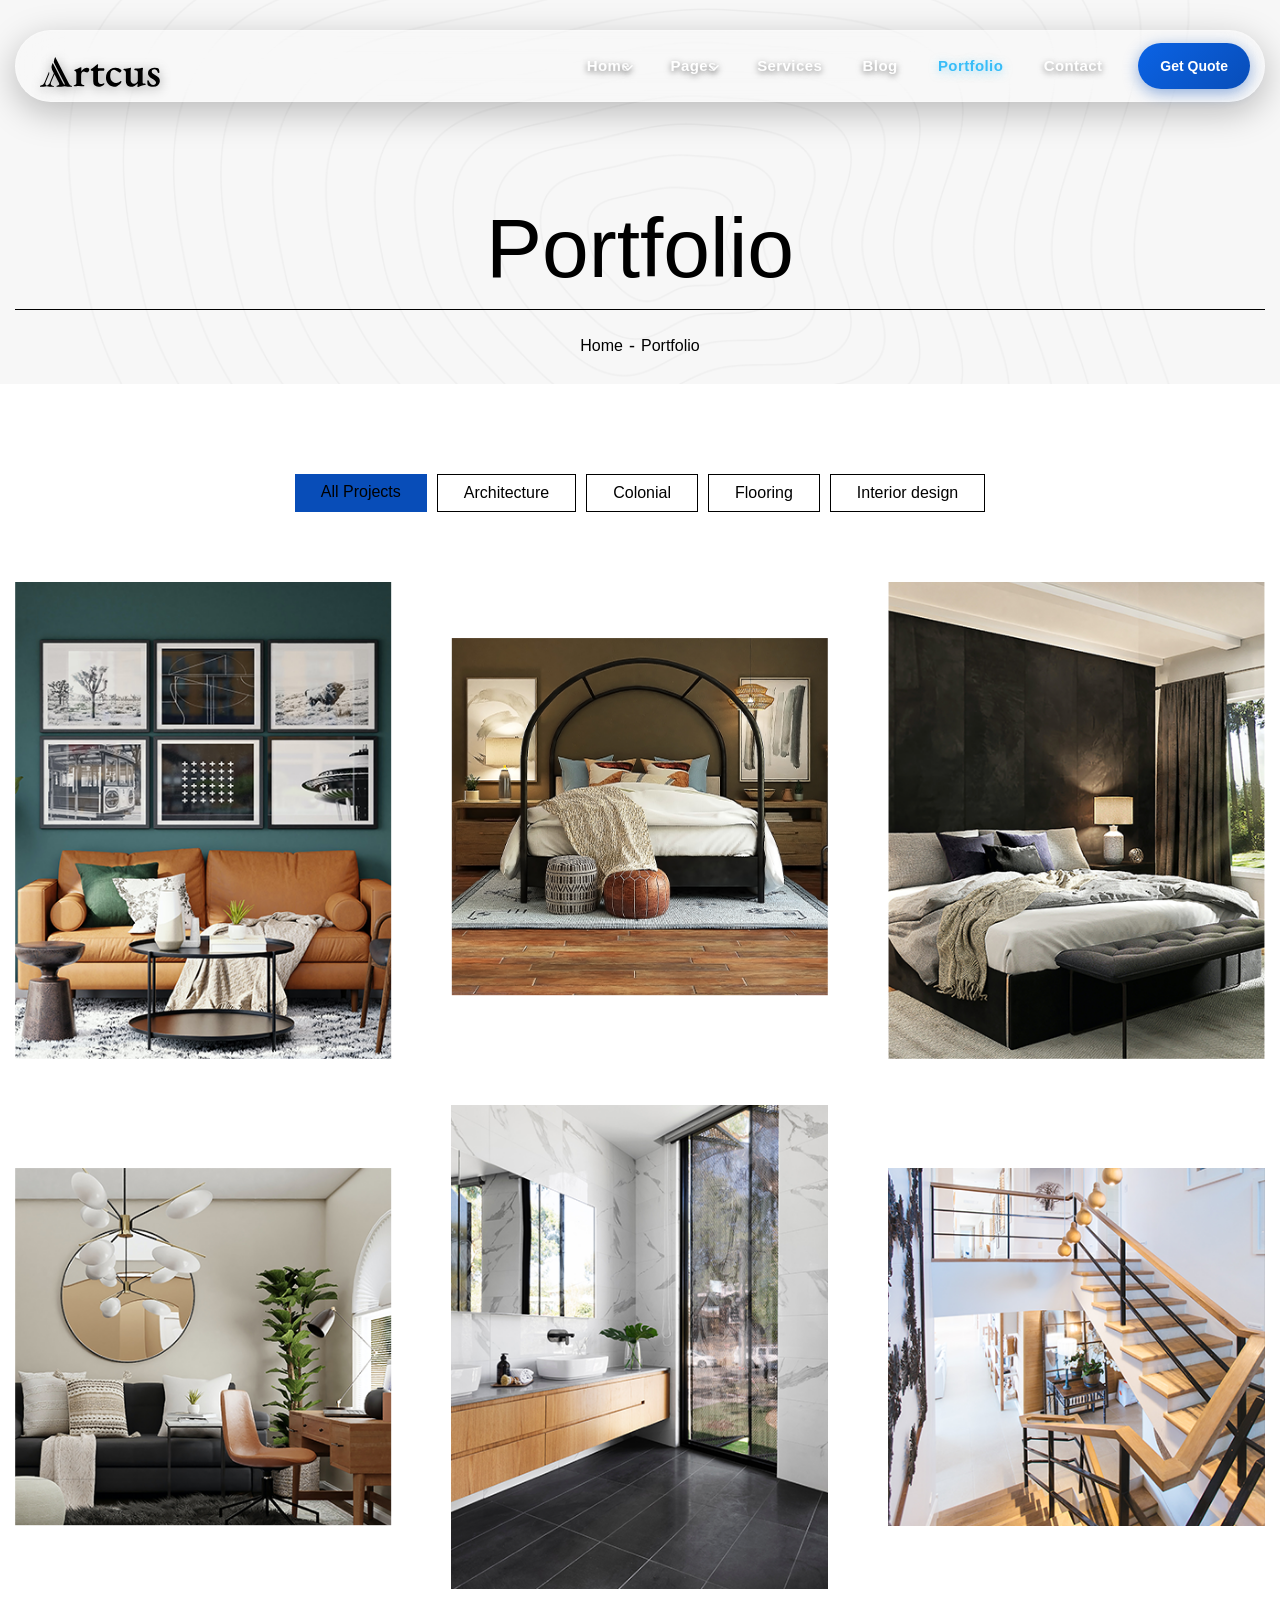
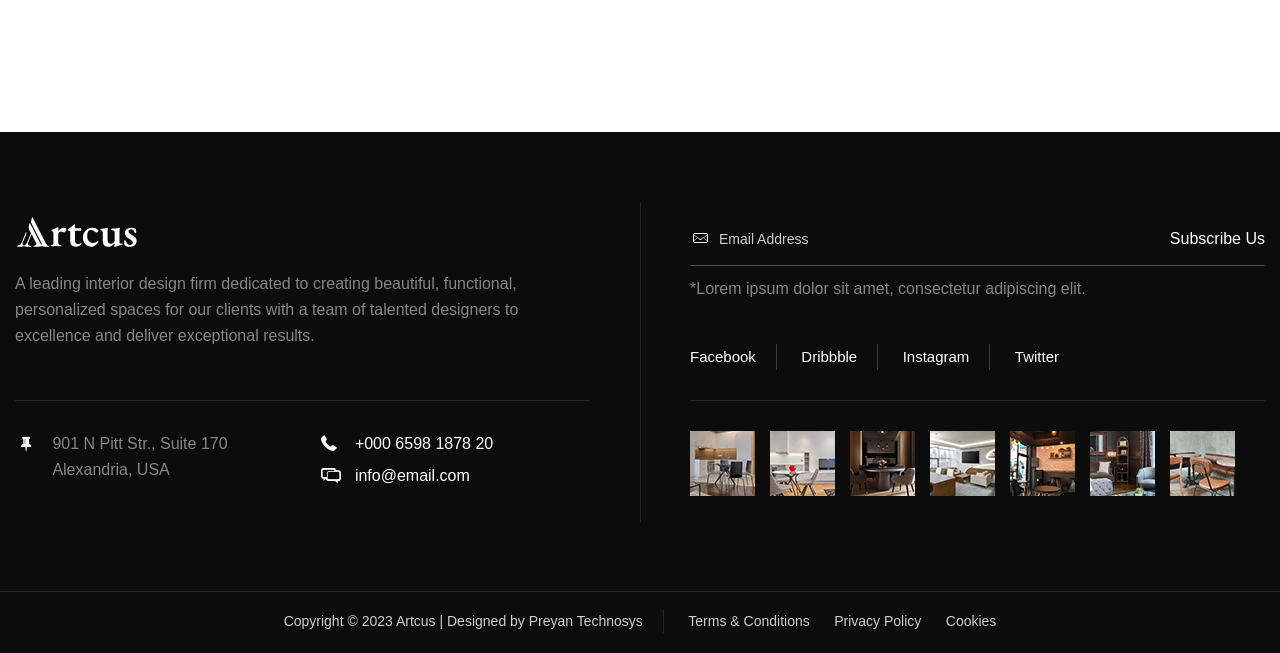
<file: portfolio.html>
<!DOCTYPE html>
<html lang="en">

<!-- Mirrored from https://cymolthemes.com/html/artcus/portfolio.html by HTTrack Website Copier/3.x [XR&CO], Sat, 21 Nov 2026 06:48:39 GMT -->
<head>
  <meta charset="utf-8">
  <title>Artcus - Architecture and Interior Design Template</title>
  <meta content="width=device-width, initial-scale=1" name="viewport">
  <meta name=”keywords” content="Artcus - Interior Designer & Architecture WordPress Theme, Artcus - Interior Designer & Architecture HTML Template, themes & template, html5 template, WordPress theme, unlimited colours available, ui/ux,ui/ux design, best html template, html template, html, JavaScript, best css theme,css3, elementor theme, latest premium themes 2024, latest premium templates 2024, preyan technosys Pvt.Ltd,cymol themes, themetech mount, Web 3.0, multi-theme, website theme and template, WooCommerce, bootstrap template, web templates, responsive ">
  
  <link href="css/bootstrap.min.css" rel="stylesheet" type="text/css">
  <link href="css/aos.css" rel="stylesheet" type="text/css">
  <link href="css/animate.css" rel="stylesheet" type="text/css">
  <link href="css/all.min.css" rel="stylesheet" type="text/css">
  <link href="css/abuget.css" rel="stylesheet" type="text/css">
  <link href="css/fontello.css" rel="stylesheet" type="text/css">
  <link href="css/flaticon.css" rel="stylesheet" type="text/css">
  <link href="css/font-awesome.css" rel="stylesheet" type="text/css">
  <link href="css/themify-icons.css" rel="stylesheet" type="text/css">
  <link href="css/slick.css" rel="stylesheet" type="text/css">
  <link href="css/prettyPhoto.css" rel="stylesheet" type="text/css">
  <link href="css/main.css" rel="stylesheet" type="text/css">
  <link href="css/shortcode.css" rel="stylesheet" type="text/css">
  <link href="css/style.css" rel="stylesheet" type="text/css">
  <link href="css/megamenu.css" rel="stylesheet" type="text/css">
  <link href="css/responsive.css" rel="stylesheet" type="text/css">
  <link href="images/favicon.png" rel="shortcut icon" type="image/x-icon">
  <link href="images/webclip.png" rel="apple-touch-icon">
</head>
<body class="body">
  <div class="page">
    <header class="header prt-header-style-1">
      <div class="header-content-wrapper">
        <div class="header-navigation">
          <div class="container">
            <div class="site-navigation">
              <div class="site-branding">
                  <h1>
                      <a class="home-link" href="index.html" title="artcus" rel="home">
                          <img src="images/logo.svg" width="124" height="30" alt="logo" class="logo">
                      </a>
                  </h1>
              </div>
              <div class="site-menu">
                <div class="btn-show-menu-mobile menubar menubar--squeeze">
                    <span class="menubar-box">
                        <span class="menubar-inner"></span>
                    </span>
                </div>                
                <nav class="main-menu menu-mobile" id="menu">
                    <ul class="menu slide-menu">
                        <li class="mega-menu-item with-submenu">
                            <a class="mega-menu-link" href="index.html">Home</a>
                            <ul class="mega-submenu" role="menu">
                                <li>
                                    <div class="row">
                                        <div class="col-menu col-xl-6 col-lg-12">
                                            <div class="content">
                                                <ul class="menu-col">
                                                    <li><a href="index.html">Home</a></li>
                                                    <li><a href="homepage-2.html">Home 2</a></li>
                                                </ul>
                                            </div>
                                        </div>
                                        <div class="col-menu col-xl-6 col-lg-12">
                                            <div class="content">
                                                <ul class="menu-col">
                                                    <li><a href="index.html">Header Style 01</a></li>
                                                    <li><a href="homepage-2.html">Header Style 02</a></li>                                          
                                                </ul>
                                            </div>
                                        </div>    
                                    </div>
                                </li>
                            </ul>
                        </li>
                        <li class="mega-menu-item with-submenu">
                            <a href="#" class="mega-menu-link">Pages</a>
                            <ul class="mega-submenu" role="menu">
                                <li>
                                    <div class="row">
                                        <div class="col-menu col-xl-6 col-lg-12">
                                            <div class="content">
                                                <ul class="menu-col">
                                                    <li><a href="about.html">About</a></li>
                                                    <li><a href="services.html">Service</a></li>
                                                    <li><a href="blog.html">Blog</a></li>
                                                    <li><a href="portfolio.html">Portfolio</a></li>
                                                    <li><a href="team.html">Our Team</a></li>
                                                    <li><a href="contact.html">Contact Us</a></li>
                                                </ul>
                                            </div>
                                        </div>
                                        <div class="col-menu col-xl-6 col-lg-12">
                                            <div class="content">
                                                <ul class="menu-col">
                                                    <li><a href="services-details.html">Services Details</a></li>
                                                    <li><a href="portfolios-details.html">Portfolio Details</a></li>
                                                    <li><a href="blog-details.html">Blog Details</a></li> 
                                                    <li><a href="team-details.html">Team Details</a></li>
                                                    <li><a href="faq.html">FAQ</a></li>
                                                    <li><a href="404.html">404 Page</a></li>                                           
                                                </ul>
                                            </div>
                                        </div>    
                                    </div>
                                </li>
                            </ul>
                        </li>
                        <li class="mega-menu-item">
                            <a href="services.html" class="mega-menu-link">Services</a>
                        </li>
                        <li class="mega-menu-item">
                            <a href="blog.html" class="mega-menu-link">Blog</a>
                        </li>
                        <li class="mega-menu-item active">
                            <a href="portfolio.html" class="mega-menu-link">Portfolio</a>
                        </li>
                        <li class="mega-menu-item">
                            <a href="contact.html" class="mega-menu-link">Contact</a>
                        </li>
                    </ul>
                </nav>
                <div class="header-extra">
                  <div class="header-extra-item">
                    <a href="contact.html">Get Quote</a>
                  </div>
                </div>
              </div>
            </div>
          </div>
        </div>
      </div>
    </header>
    <section class="page-title prt-row">
      <div class="container">
        <div class="page-title-inner">
          <div class="page-title-wrapper">
            <div data-prt-id="prt-12" class="page-title-heading-block">
              <h2 class="page-title-heading">portfolio</h2>
            </div>
            <div data-prt-id="prt-13" class="page-title-bradcrumb">
              <div class="breadcrumb-home">
                <a href="index.html" class="bradcrumb-home-link">home</a>
              </div>
              <div class="bradcrumb-seprator">
                <div class="bradcrumb-seprator-icon">-</div>
              </div>
              <div class="bradcrumb-page">
                <div class="bradcrumb-page-name">portfolio</div>
              </div>
            </div>
          </div>
        </div>
      </div>
    </section>
    <section class="portfolio-page-section prt-row">
      <div class="container">
        <div class="row">
          <div class="col-lg-12">
            <div class="portfolio-page-content-wrapper">
              <div class="portfolio-tab prt-tabs">
                <ul class="portfolio-tab-menu prt-tab-menu portfolio-filter">
                  <li class="portfolio-tab-nav-link prt-tab-link style2 active">
                    <a href="#" data-filter="*" class="portfolio-tab-nav-title style2">All Projects</a>
                  </li>
                  <li class="portfolio-tab-nav-link prt-tab-link style2">
                    <a href="#" data-filter=".architecture" class="portfolio-tab-nav-title style2">Architecture</a>
                  </li>
                  <li class="portfolio-tab-nav-link prt-tab-link style2">
                    <a href="#" data-filter=".colonial" class="portfolio-tab-nav-title style2">Colonial</a>
                  </li>
                  <li class="portfolio-tab-nav-link prt-tab-link style2">
                    <a href="#" data-filter=".flooring" class="portfolio-tab-nav-title style2">Flooring</a>
                  </li>
                  <li class="portfolio-tab-nav-link prt-tab-link style2">
                    <a href="#" data-filter=".interiordesign" class="portfolio-tab-nav-title style2">Interior design</a>
                  </li>
                </ul>
                <div class="portfolio-tab-content prt-tab-content">
                  <div class="row prt-tab-grid-container isotope-project prt-boxes-spacing-60px">
                    <div class="col-lg-4 col-md-6 tab-grid-item project_item architecture prt-box-col-wrapper">
                      <div class="portfolio-item">
                        <div class="portfolio-item-thumbnail">
                          <img src="images/portfolio-01.png" alt="portfolio-01" class="portfolio-item-image">
                        </div>
                        <div class="portfolio-item-content">
                          <h3 class="portfolio-item-title">
                            <a href="portfolios-details.html" class="portfolio-item-title-link">Loft room interior</a>
                          </h3>
                          <div class="portfolio-item-category">Architecture</div>
                        </div>
                      </div>
                    </div>
                    <div class="col-lg-4 col-md-6 tab-grid-item project_item interiordesign prt-box-col-wrapper">
                      <div class="portfolio-item">
                        <div class="portfolio-item-thumbnail">
                          <img src="images/portfolio-02.png" alt="portfolio-02" class="portfolio-item-image">
                        </div>
                        <div class="portfolio-item-content">
                          <h3 class="portfolio-item-title">
                            <a href="portfolios-details.html" class="portfolio-item-title-link">Custom furniture</a>
                          </h3>
                          <div class="portfolio-item-category">Interior design</div>
                        </div>
                      </div>
                    </div>
                    <div class="col-lg-4 col-md-6 tab-grid-item project_item interiordesign prt-box-col-wrapper">
                      <div class="portfolio-item">
                        <div class="portfolio-item-thumbnail">
                          <img src="images/portfolio-03.png" alt="portfolio-03" class="portfolio-item-image">
                        </div>
                        <div class="portfolio-item-content">
                          <h3 class="portfolio-item-title">
                            <a href="portfolios-details.html" class="portfolio-item-title-link">Color and texture</a>
                          </h3>
                          <div class="portfolio-item-category">Interior design</div>
                        </div>
                      </div>
                    </div>
                    <div class="col-lg-4 col-md-6 tab-grid-item project_item interiordesign colonial prt-box-col-wrapper">
                      <div class="portfolio-item">
                        <div class="portfolio-item-thumbnail">
                          <img src="images/portfolio-04.png" alt="portfolio-04" class="portfolio-item-image">
                        </div>
                        <div class="portfolio-item-content">
                          <h3 class="portfolio-item-title">
                            <a href="portfolios-details.html" class="portfolio-item-title-link">Residential projects</a>
                          </h3>
                          <div class="portfolio-item-category">Interior design , Colonial</div>
                        </div>
                      </div>
                    </div>
                    <div class="col-lg-4 col-md-6 tab-grid-item project_item colonial flooring prt-box-col-wrapper">
                      <div class="portfolio-item">
                        <div class="portfolio-item-thumbnail">
                          <img src="images/portfolio-05.png" alt="portfolio-05" class="portfolio-item-image">
                        </div>
                        <div class="portfolio-item-content">
                          <h3 class="portfolio-item-title">
                            <a href="portfolios-details.html" class="portfolio-item-title-link">Commercial projects</a>
                          </h3>
                          <div class="portfolio-item-category">Flooring , Colonial</div>
                        </div>
                      </div>
                    </div>
                    <div class="col-lg-4 col-md-6 tab-grid-item project_item architecture prt-box-col-wrapper">
                      <div class="portfolio-item">
                        <div class="portfolio-item-thumbnail">
                          <img src="images/portfolio-06.png" alt="portfolio-06" class="portfolio-item-image">
                        </div>
                        <div class="portfolio-item-content">
                          <h3 class="portfolio-item-title">
                            <a href="portfolios-details.html" class="portfolio-item-title-link">Sustainable design</a>
                          </h3>
                          <div class="portfolio-item-category">Architecture</div>
                        </div>
                      </div>
                    </div>
                  </div>
                </div>
              </div>
            </div>
          </div>
        </div>
      </div>
    </section>
     <footer class="footer prt-row">
      <div class="container">
        <div class="top-footer">
          <div class="row">
            <div class="col-lg-6 pr-50 res-991-pr-15">
              <div class="footer-widget first-widget">
                <a href="index.html" aria-current="page" class="footer-logo prt--current">
                  <img src="images/footer-logo.svg" width="124" height="30" alt="logo" class="logo">
                </a>
                <div class="footer-description">
                  <p class="footer-description-text">A leading interior design firm dedicated to creating beautiful, functional, personalized spaces for our clients with a team of talented designers to excellence and deliver exceptional results.</p>
                </div>
              </div>
            </div>
            <div class="col-lg-6 pl-50 res-991-pl-15">
              <div class="footer-widget second-widget">
                <div class="footer-widget-subscribe">
                  <div class="footer-form prt-form">
                    <form id="email-form" name="email-form" data-name="Email Form" method="get" class="footer-subscribe-form"><input type="email" class="footer-subscribe-input prt-input" maxlength="256" name="Email" data-name="Email" placeholder="Email Address" id="footer-email"><input type="submit" value="Subscribe Us" data-wait="Please wait..." class="footer-subscribe-button prt-button">
                      <div class="footer-subscribe-icon"><i class="icon-mail-2"></i></div>
                      <div class="footer-subscribe-instruction">*Lorem ipsum dolor sit amet, consectetur adipiscing elit.</div>
                    </form>
                    <div class="prt-form-done">
                      <div>Thank you! Your submission has been received!</div>
                    </div>
                    <div class="prt-form-fail">
                      <div>Oops! Something went wrong while submitting the form.</div>
                    </div>
                  </div>
                  <div class="footer-social-items">
                    <ul class="footer-social-list">
                      <li class="footer-social-list-item">
                        <a href="https://www.facebook.com/preyantechnosys19" target="_blank" class="footer-social-list-link">Facebook</a>
                      </li>
                      <li class="footer-social-list-item">
                        <a href="https://www.facebook.com/preyantechnosys19" target="_blank" class="footer-social-list-link">dribbble</a>
                      </li>
                      <li class="footer-social-list-item">
                        <a href="https://www.facebook.com/preyantechnosys19" target="_blank" class="footer-social-list-link">instagram</a>
                      </li>
                      <li class="footer-social-list-item last-child">
                        <a href="https://www.facebook.com/preyantechnosys19" target="_blank" class="footer-social-list-link">twitter</a>
                      </li>
                    </ul>
                  </div>
                </div>
              </div>
            </div>
            <div class="col-lg-6 pr-50 res-991-pr-15">
              <div class="footer-widget third-widget">
                <div class="footer-widget-contact">
                  <div class="prt-layout-grid footer-contact-grid">
                    <div class="footer-address">
                      <span class="footer-address-icon"><i class="icon-pin"></i></span>
                      <p class="footer-address-text">901 N Pitt Str., Suite 170 <br>Alexandria, USA</p>
                    </div>
                    <div class="footer-contact">
                      <div class="footer-contact-phone">
                        <a href="tel:+0006598187820" class="footer-contact-phone-icon"><i class="icon-phone"></i></a>
                        <a href="tel:+0006598187820" class="footer-contact-phone-text">+000 6598 1878 20</a>
                      </div>
                      <div class="footer-contact-mail">
                        <a href="mailto:info@email.com" class="footer-contact-mail-icon"><i class="icon-chat-alt"></i></a>
                        <a href="mailto:info@email.com" class="footer-contact-mail-text">info@email.com</a>
                      </div>
                    </div>
                  </div>
                </div>
              </div>
            </div>
            <div class="col-lg-6 pl-50 res-991-pl-15">
              <div class="footer-widget fourth-widget">
                <div id="gallery" class="gallery-wrapper masonry-grid">
                    <figure class="gallery-item">
                        <div class="gallery-icon">
                            <a class="prt_prettyphoto" href="images/gallery-01.png" rel="prettyPhoto[coregallery]" data-rel="prettyPhoto">
                            <img width="150" height="150" class="img-fluid" src="images/gallery-item-01.png" alt="gellary_img"></a>
                        </div>
                    </figure>
                    <figure class="gallery-item">
                        <div class="gallery-icon">
                            <a class="prt_prettyphoto" href="images/gallery-02.png" rel="prettyPhoto[coregallery]" data-rel="prettyPhoto">
                            <img width="150" height="150" class="img-fluid" src="images/gallery-item-02.png" alt="gellary_img"></a>
                        </div>
                    </figure>
                    <figure class="gallery-item">
                        <div class="gallery-icon">
                            <a class="prt_prettyphoto" href="images/gallery-03.png" rel="prettyPhoto[coregallery]" data-rel="prettyPhoto"><img width="150" height="150" class="img-fluid" src="images/gallery-item-03.png" alt="gellary_img"></a>
                        </div>
                    </figure>
                    <figure class="gallery-item">
                        <div class="gallery-icon">
                            <a class="prt_prettyphoto" href="images/gallery-04.png" rel="prettyPhoto[coregallery]" data-rel="prettyPhoto"><img width="150" height="150" class="img-fluid" src="images/gallery-item-04.png" alt="gellary_img"></a>
                        </div>
                    </figure>
                    <figure class="gallery-item">
                        <div class="gallery-icon">
                            <a class="prt_prettyphoto" href="images/gallery-05.png" rel="prettyPhoto[coregallery]" data-rel="prettyPhoto"><img width="150" height="150" class="img-fluid" src="images/gallery-item-05.png" alt="gellary_img"></a>
                        </div>
                    </figure>
                    <figure class="gallery-item">
                        <div class="gallery-icon">
                            <a class="prt_prettyphoto" href="images/gallery-06.png" rel="prettyPhoto[coregallery]" data-rel="prettyPhoto"><img width="150" height="150" class="img-fluid" src="images/gallery-item-06.png" alt="gellary_img"></a>
                        </div>
                    </figure>
                    <figure class="gallery-item">
                        <div class="gallery-icon">
                            <a class="prt_prettyphoto" href="images/gallery-07.png" rel="prettyPhoto[coregallery]" data-rel="prettyPhoto"><img width="150" height="150" class="img-fluid" src="images/gallery-item-07.png" alt="gellary_img"></a>
                        </div>
                    </figure>
                </div>
                <div class="footer-widget-phone">
                  <a href="tel:+0006598187820" class="footer-widget-phone-link">+000 6598 1878 20</a>
                </div>
              </div>
            </div>
          </div>
          <div class="footer-vertical-line"></div>
        </div>
      </div>
      <div class="container-fluid zero-padding prt-container">
        <div class="bottom-footer">
          <div class="footer-author-block">
            <div class="footer-author-text">Copyright © 2023 <a href="index.html" target="_blank" aria-current="page" class="footer-author-link prt--current">Artcus</a> | Designed by <a href="https://preyantechnosys.com/" target="_blank" class="footer-author-link">Preyan Technosys</a>
            </div>
          </div>
          <div class="footer-instruction-list">
            <a href="contact.html" class="footer-instruction-link">Terms &amp; Conditions</a>
            <a href="contact.html" class="footer-instruction-link">Privacy Policy</a>
            <a href="contact.html" class="footer-instruction-link last-child">Cookies</a>
          </div>
        </div>
      </div>
    </footer>
    <a id="totop" href="#top">
      <i class="icon-up-open"></i>
    </a>
  </div>
  <script src="js/jquery-3.7.1.min.js"></script>
  <script src="js/jquery-migrate-3.4.1.min.js"></script>
  <script src="js/bootstrap.min.js"></script>
  <script src="js/jquery-waypoints.js"></script> 
  <script src="js/numinate.min.js"></script>
  <script src="js/circle-progress.min.js"></script>
  <script src="js/jquery-validate.js"></script>
  <script src="js/jquery.prettyPhoto.js"></script>
  <script src="js/imagesloaded.min.js"></script>
  <script src="js/jquery-isotope.js"></script>
  <script src="js/slick.min.js"></script>
  <script src="js/aos.js"></script>
  <script src="js/gsap.js"></script>
  <script src="js/scrolltrigger.js"></script>
  <script src="js/splittext.js"></script>
  <script src="js/cursor.js"></script>
  <script src="js/magnetic.js"></script>
  <script src="js/gsap-animation.js"></script>
  <script src="js/tweenmax.js"></script>
  <script src="js/main.js"></script>
</body>

<!-- Mirrored from https://cymolthemes.com/html/artcus/portfolio.html by HTTrack Website Copier/3.x [XR&CO], Sat, 21 Nov 2026 06:48:39 GMT -->
</html>
</file>
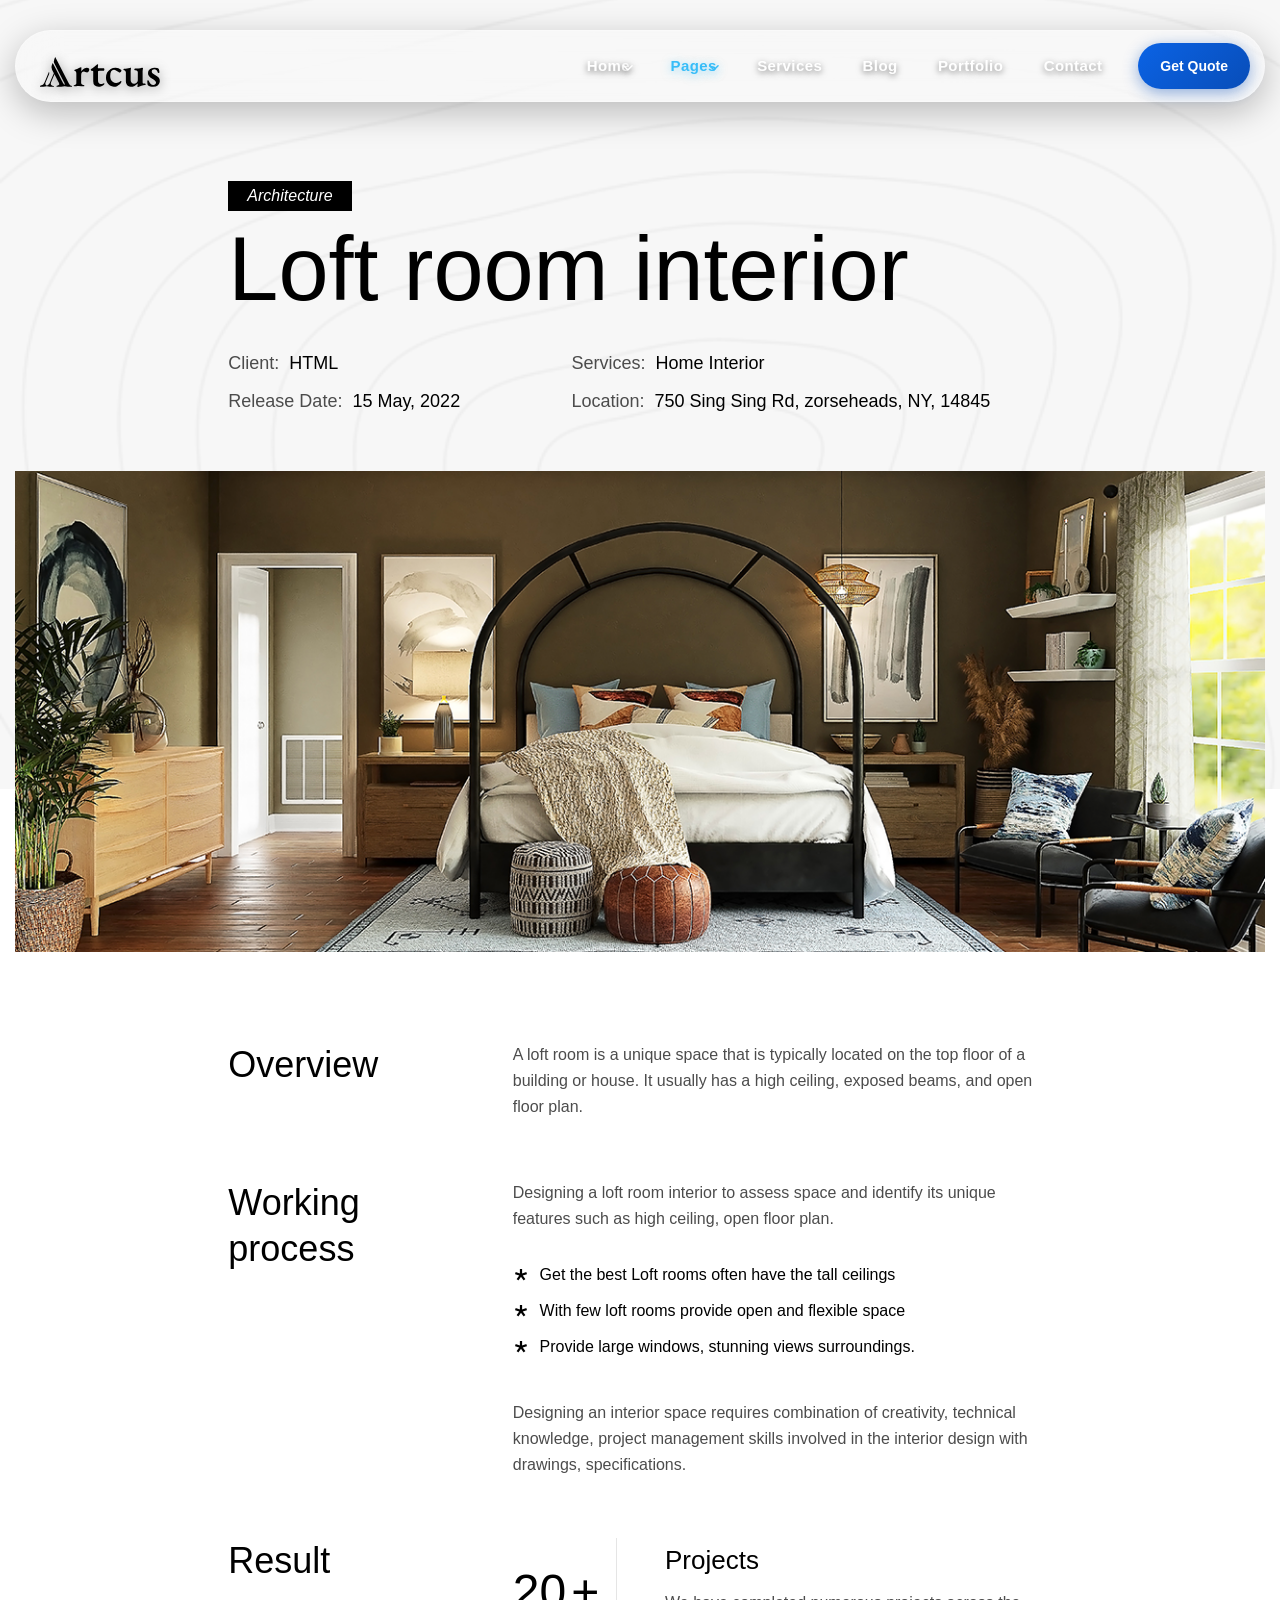
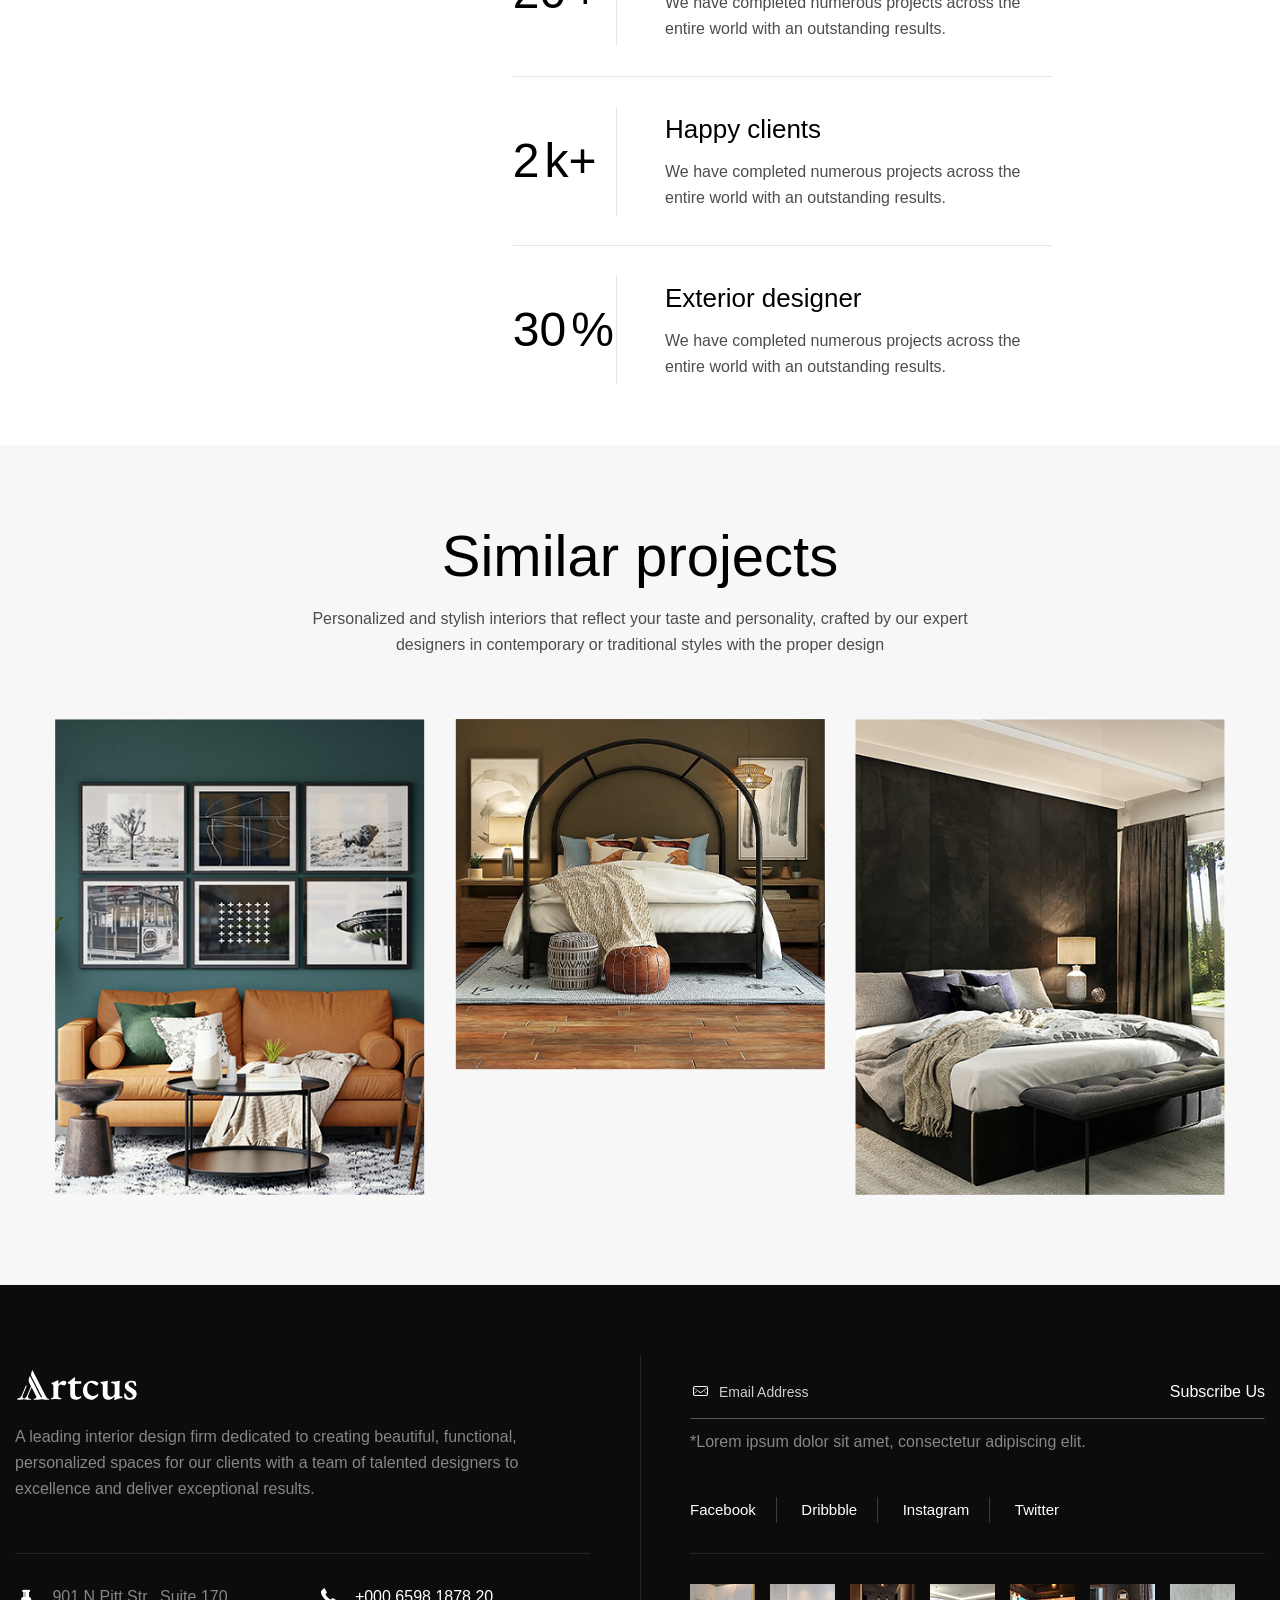
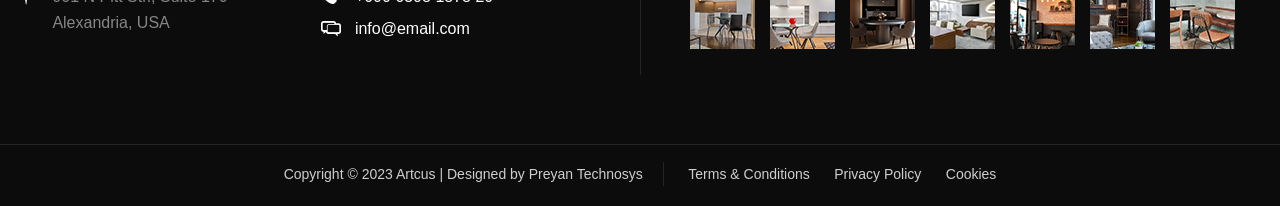
<file: portfolios-details.html>
<!DOCTYPE html>
<html lang="en">

<!-- Mirrored from https://cymolthemes.com/html/artcus/portfolios-details.html by HTTrack Website Copier/3.x [XR&CO], Sat, 21 Nov 2026 06:48:43 GMT -->
<head>
  <meta charset="utf-8">
  <title>Artcus - Architecture and Interior Design Template</title>
  <meta content="width=device-width, initial-scale=1" name="viewport">
  <meta name=”keywords” content="Artcus - Interior Designer & Architecture WordPress Theme, Artcus - Interior Designer & Architecture HTML Template, themes & template, html5 template, WordPress theme, unlimited colours available, ui/ux,ui/ux design, best html template, html template, html, JavaScript, best css theme,css3, elementor theme, latest premium themes 2024, latest premium templates 2024, preyan technosys Pvt.Ltd,cymol themes, themetech mount, Web 3.0, multi-theme, website theme and template, WooCommerce, bootstrap template, web templates, responsive ">
  
  <link href="css/bootstrap.min.css" rel="stylesheet" type="text/css">
  <link href="css/aos.css" rel="stylesheet" type="text/css">
  <link href="css/animate.css" rel="stylesheet" type="text/css">
  <link href="css/all.min.css" rel="stylesheet" type="text/css">
  <link href="css/abuget.css" rel="stylesheet" type="text/css">
  <link href="css/fontello.css" rel="stylesheet" type="text/css">
  <link href="css/flaticon.css" rel="stylesheet" type="text/css">
  <link href="css/font-awesome.css" rel="stylesheet" type="text/css">
  <link href="css/themify-icons.css" rel="stylesheet" type="text/css">
  <link href="css/slick.css" rel="stylesheet" type="text/css">
  <link href="css/prettyPhoto.css" rel="stylesheet" type="text/css">
  <link href="css/main.css" rel="stylesheet" type="text/css">
  <link href="css/shortcode.css" rel="stylesheet" type="text/css">
  <link href="css/style.css" rel="stylesheet" type="text/css">
  <link href="css/megamenu.css" rel="stylesheet" type="text/css">
  <link href="css/responsive.css" rel="stylesheet" type="text/css">
  <link href="images/favicon.png" rel="shortcut icon" type="image/x-icon">
  <link href="images/webclip.png" rel="apple-touch-icon">
</head>
<body class="body">
  <div class="page">
    <header class="header prt-header-style-1">
      <div class="header-content-wrapper">
        <div class="header-navigation">
          <div class="container">
            <div class="site-navigation">
              <div class="site-branding">
                  <h1>
                      <a class="home-link" href="index.html" title="artcus" rel="home">
                          <img src="images/logo.svg" width="124" height="30" alt="logo" class="logo">
                      </a>
                  </h1>
              </div>
              <div class="site-menu">
                <div class="btn-show-menu-mobile menubar menubar--squeeze">
                    <span class="menubar-box">
                        <span class="menubar-inner"></span>
                    </span>
                </div>                
                <nav class="main-menu menu-mobile" id="menu">
                    <ul class="menu slide-menu">
                        <li class="mega-menu-item with-submenu">
                            <a class="mega-menu-link" href="index.html">Home</a>
                            <ul class="mega-submenu" role="menu">
                                <li>
                                    <div class="row">
                                        <div class="col-menu col-xl-6 col-lg-12">
                                            <div class="content">
                                                <ul class="menu-col">
                                                    <li><a href="index.html">Home</a></li>
                                                    <li><a href="homepage-2.html">Home 2</a></li>
                                                </ul>
                                            </div>
                                        </div>
                                        <div class="col-menu col-xl-6 col-lg-12">
                                            <div class="content">
                                                <ul class="menu-col">
                                                    <li><a href="index.html">Header Style 01</a></li>
                                                    <li><a href="homepage-2.html">Header Style 02</a></li>                                          
                                                </ul>
                                            </div>
                                        </div>    
                                    </div>
                                </li>
                            </ul>
                        </li>
                        <li class="mega-menu-item with-submenu active">
                            <a href="#" class="mega-menu-link">Pages</a>
                            <ul class="mega-submenu" role="menu">
                                <li>
                                    <div class="row">
                                        <div class="col-menu col-xl-6 col-lg-12">
                                            <div class="content">
                                                <ul class="menu-col">
                                                    <li><a href="about.html">About</a></li>
                                                    <li><a href="services.html">Service</a></li>
                                                    <li><a href="blog.html">Blog</a></li>
                                                    <li><a href="portfolio.html">Portfolio</a></li>
                                                    <li><a href="team.html">Our Team</a></li>
                                                    <li><a href="contact.html">Contact Us</a></li>
                                                </ul>
                                            </div>
                                        </div>
                                        <div class="col-menu col-xl-6 col-lg-12">
                                            <div class="content">
                                                <ul class="menu-col">
                                                    <li><a href="services-details.html">Services Details</a></li>
                                                    <li class="active"><a href="portfolios-details.html">Portfolio Details</a></li>
                                                    <li><a href="blog-details.html">Blog Details</a></li> 
                                                    <li><a href="team-details.html">Team Details</a></li>
                                                    <li><a href="faq.html">FAQ</a></li>
                                                    <li><a href="404.html">404 Page</a></li>                                           
                                                </ul>
                                            </div>
                                        </div>    
                                    </div>
                                </li>
                            </ul>
                        </li>
                        <li class="mega-menu-item">
                            <a href="services.html" class="mega-menu-link">Services</a>
                        </li>
                        <li class="mega-menu-item">
                            <a href="blog.html" class="mega-menu-link">Blog</a>
                        </li>
                        <li class="mega-menu-item">
                            <a href="portfolio.html" class="mega-menu-link">Portfolio</a>
                        </li>
                        <li class="mega-menu-item">
                            <a href="contact.html" class="mega-menu-link">Contact</a>
                        </li>
                    </ul>
                </nav>
                <div class="header-extra">
                  <div class="header-extra-item">
                    <a href="contact.html">Get Quote</a>
                  </div>
                </div>
              </div>
            </div>
          </div>
        </div>
      </div>
    </header>
    <section class="portfolio-details-section prt-row">
      <div class="details-empty-block"></div>
      <div class="container">
        <div class="row">
          <div class="col-lg-12">
            <div class="details-page-content-wrapper">
              <div class="row">
                <div class="col-xl-2 col-lg-1"></div>
                <div class="col-xl-8 col-lg-10">
                  <div class="portfolio-details-top-content">
                    <div class="portfolio-details-category">Architecture</div>
                    <h2 class="portfolio-details-big-heading">Loft room interior</h2>
                    <div class="prt-layout-grid portfolio-details-info-grid">
                      <div class="portfolio-details-info-item">
                        <div class="portfolio-details-info-type">Client:</div>
                        <div class="portfolio-details-info-text">HTML</div>
                      </div>
                      <div class="portfolio-details-info-item">
                        <div class="portfolio-details-info-type">Services:</div>
                        <div class="portfolio-details-info-text">Home Interior</div>
                      </div>
                      <div class="portfolio-details-info-item">
                        <div class="portfolio-details-info-type">Release Date:</div>
                        <div class="portfolio-details-info-text">15 May, 2022</div>
                      </div>
                      <div class="portfolio-details-info-item">
                        <div class="portfolio-details-info-type">Location:</div>
                        <div class="portfolio-details-info-text">750 Sing Sing Rd, zorseheads, NY, 14845</div>
                      </div>
                    </div>
                  </div>
                </div>
                <div class="col-xl-2 col-lg-1"></div>
              </div>
              <div class="row">
                <div class="col-lg-12">
                  <div class="portfolio-details-image-holder">
                    <img src="images/portfolio-detail-image.png" alt="portfolio-details-image" class="portfolio-details-image">
                  </div>
                </div>
              </div>
              <div class="row">
                <div class="col-xl-2 col-lg-1"></div>
                <div class="col-xl-8 col-lg-10">
                  <div class="portfolio-details-partition-block">
                    <div class="portfolio-details-content-items-block">
                      <div class="row">
                        <div class="col-lg-4">
                          <div class="portfolio-details-small-heading-block">
                            <h2 class="portfolio-details-small-heading">Overview</h2>
                          </div>
                        </div>
                        <div class="col-lg-8">
                          <div class="portfolio-details-description-block">
                            <p class="portfolio-details-description">A loft room is a unique space that is typically located on the top floor of a building or house. It usually has a high ceiling, exposed beams, and open floor plan.</p>
                          </div>
                        </div>
                      </div>
                    </div>
                    <div class="portfolio-details-content-items-block">
                      <div class="row">
                        <div class="col-lg-4">
                          <div class="portfolio-details-small-heading-block">
                            <h2 class="portfolio-details-small-heading">Working process</h2>
                          </div>
                        </div>
                        <div class="col-lg-8">
                          <div class="portfolio-details-description-block">
                            <p class="portfolio-details-description">Designing a loft room interior to assess space and identify its unique features such as high ceiling, open floor plan.</p>
                            <ul class="portfolio-details-list">
                              <li class="portfolio-details-list-item">
                                <div class="portfolio-details-list-icon"><i class="icon-asterisk"></i></div>
                                <div class="portfolio-details-list-text">Get the best Loft rooms often have the tall ceilings</div>
                              </li>
                              <li class="portfolio-details-list-item">
                                <div class="portfolio-details-list-icon"><i class="icon-asterisk"></i></div>
                                <div class="portfolio-details-list-text">With few loft rooms provide open and flexible space </div>
                              </li>
                              <li class="portfolio-details-list-item">
                                <div class="portfolio-details-list-icon"><i class="icon-asterisk"></i></div>
                                <div class="portfolio-details-list-text">Provide large windows, stunning views surroundings. </div>
                              </li>
                            </ul>
                            <p class="portfolio-details-description">Designing an interior space requires combination of creativity, technical knowledge, project management skills involved in the interior design with drawings, specifications.</p>
                          </div>
                        </div>
                      </div>
                    </div>
                    <div class="portfolio-details-content-items-block">
                      <div class="row">
                        <div class="col-lg-4">
                          <div class="portfolio-details-small-heading-block">
                            <h2 class="portfolio-details-small-heading">Result</h2>
                          </div>
                        </div>
                        <div class="col-lg-8">
                          <div class="portfolio-details-fid-block-wrapper">
                            <div class="fid-item first-child">
                              <div class="row">
                                <div class="col-lg-3">
                                  <div class="prt-fid inside style1 linestyle">
                                    <div class="prt-fid-contents">
                                        <h4 class="prt-fid-inner">
                                            <span data-appear-animation="animateDigits" data-from="0" data-to="47" data-interval="5" data-before="" data-before-style="sup" data-after="+" data-after-style="sub" class="numinate">47</span>
                                            <span>+</span>
                                        </h4>                              
                                    </div>
                                  </div>
                                </div>
                                <div class="col-lg-9 align-self-center">
                                  <div class="fid-title">
                                    <h3 class="fid-heading">Projects</h3>
                                    <p class="fid-description">We have completed numerous projects across the entire world with an outstanding results.</p>
                                  </div>
                                </div>
                              </div>
                            </div>
                            <div class="fid-item">
                              <div class="row">
                                <div class="col-lg-3">
                                  <div class="prt-fid inside style1 linestyle">
                                    <div class="prt-fid-contents">
                                        <h4 class="prt-fid-inner">
                                            <span data-appear-animation="animateDigits" data-from="0" data-to="8" data-interval="2" data-before="" data-before-style="sup" data-after="+" data-after-style="sub" class="numinate">8</span>
                                            <span>k+</span>
                                        </h4>                              
                                    </div>
                                  </div>
                                </div>
                                <div class="col-lg-9 align-self-center">
                                  <div class="fid-title">
                                    <h3 class="fid-heading">Happy clients</h3>
                                    <p class="fid-description">We have completed numerous projects across the entire world with an outstanding results.</p>
                                  </div>
                                </div>
                              </div>
                            </div>
                            <div class="fid-item last-child">
                              <div class="row">
                                <div class="col-lg-3">
                                  <div class="prt-fid inside style1 linestyle">
                                    <div class="prt-fid-contents">
                                        <h4 class="prt-fid-inner">
                                            <span data-appear-animation="animateDigits" data-from="0" data-to="98" data-interval="5" data-before="" data-before-style="sup" data-after="+" data-after-style="sub" class="numinate">98</span>
                                            <span>%</span>
                                        </h4>                              
                                    </div>
                                  </div>
                                </div>
                                <div class="col-lg-9 align-self-center">
                                  <div class="fid-title">
                                    <h3 class="fid-heading">Exterior designer</h3>
                                    <p class="fid-description">We have completed numerous projects across the entire world with an outstanding results.</p>
                                  </div>
                                </div>
                              </div>
                            </div>
                          </div>
                        </div>
                      </div>
                    </div>
                  </div>
                </div>
                <div class="col-xl-2 col-lg-1"></div>
              </div>
            </div>
          </div>
        </div>
      </div>
    </section>
    <section class="portfolio-details-slider-section prt-row">
      <div class="container">
        <div class="row">
          <div class="col-lg-12">
            <div class="section-title text-center">
              <h2 class="section-title-heading">Similar projects</h2>
              <p class="section-title-description">Personalized and stylish interiors that reflect your taste and personality, crafted by our expert <br>designers in contemporary or traditional styles with the proper design</p>
            </div>
          </div>
        </div>
      </div>
      <div class="container-fluid">
        <div class="row">
          <div class="col-lg-12" data-aos="fade-up">
            <div class="portfolio-content-wrapper">
              <div class="row portfolio-slider prt-slider">
                <div class="col-lg-4 col-md-6">
                  <div class="portfolio-item">
                    <div class="portfolio-item-thumbnail">
                      <img src="images/portfolio-01.png" alt="portfolio-01" class="portfolio-item-image">
                    </div>
                    <div class="portfolio-item-content">
                      <h3 class="portfolio-item-title">
                        <a href="portfolios-details.html" class="portfolio-item-title-link">Loft room interior</a>
                      </h3>
                      <div class="portfolio-item-category">Architecture</div>
                    </div>
                  </div>
                </div>
                <div class="col-lg-4 col-md-6">
                  <div class="portfolio-item">
                    <div class="portfolio-item-thumbnail">
                      <img src="images/portfolio-02.png" alt="portfolio-02" class="portfolio-item-image">
                    </div>
                    <div class="portfolio-item-content">
                      <h3 class="portfolio-item-title">
                        <a href="portfolios-details.html" class="portfolio-item-title-link">Custom furniture</a>
                      </h3>
                      <div class="portfolio-item-category">Interior design</div>
                    </div>
                  </div>
                </div>
                <div class="col-lg-4 col-md-6">
                  <div class="portfolio-item">
                    <div class="portfolio-item-thumbnail">
                      <img src="images/portfolio-03.png" alt="portfolio-03" class="portfolio-item-image">
                    </div>
                    <div class="portfolio-item-content">
                      <h3 class="portfolio-item-title">
                        <a href="#" class="portfolio-item-title-link">Color and texture</a>
                      </h3>
                      <div class="portfolio-item-category">Interior design</div>
                    </div>
                  </div>
                </div>
                <div class="col-lg-4 col-md-6">
                  <div class="portfolio-item">
                    <div class="portfolio-item-thumbnail">
                      <img src="images/portfolio-04.png" alt="portfolio-04" class="portfolio-item-image">
                    </div>
                    <div class="portfolio-item-content">
                      <h3 class="portfolio-item-title">
                        <a href="portfolios-details.html" class="portfolio-item-title-link">Residential projects</a>
                      </h3>
                      <div class="portfolio-item-category">Interior design , Colonial</div>
                    </div>
                  </div>
                </div>
                <div class="col-lg-4 col-md-6">
                  <div class="portfolio-item">
                    <div class="portfolio-item-thumbnail">
                      <img src="images/portfolio-05.png" alt="portfolio-05" class="portfolio-item-image">
                    </div>
                    <div class="portfolio-item-content">
                      <h3 class="portfolio-item-title">
                        <a href="portfolios-details.html" class="portfolio-item-title-link">Commercial projects</a>
                      </h3>
                      <div class="portfolio-item-category">Flooring , Colonial</div>
                    </div>
                  </div>
                </div>
                <div class="col-lg-4 col-md-6">
                  <div class="portfolio-item">
                    <div class="portfolio-item-thumbnail">
                      <img src="images/portfolio-06.png" alt="portfolio-06" class="portfolio-item-image">
                    </div>
                    <div class="portfolio-item-content">
                      <h3 class="portfolio-item-title">
                        <a href="portfolios-details.html" class="portfolio-item-title-link">Sustainable design</a>
                      </h3>
                      <div class="portfolio-item-category">Architecture , Colonial</div>
                    </div>
                  </div>
                </div>
              </div>
            </div>
          </div>
        </div>
      </div>
    </section>
     <footer class="footer prt-row">
      <div class="container">
        <div class="top-footer">
          <div class="row">
            <div class="col-lg-6 pr-50 res-991-pr-15">
              <div class="footer-widget first-widget">
                <a href="index.html" aria-current="page" class="footer-logo prt--current">
                  <img src="images/footer-logo.svg" width="124" height="30" alt="logo" class="logo">
                </a>
                <div class="footer-description">
                  <p class="footer-description-text">A leading interior design firm dedicated to creating beautiful, functional, personalized spaces for our clients with a team of talented designers to excellence and deliver exceptional results.</p>
                </div>
              </div>
            </div>
            <div class="col-lg-6 pl-50 res-991-pl-15">
              <div class="footer-widget second-widget">
                <div class="footer-widget-subscribe">
                  <div class="footer-form prt-form">
                    <form id="email-form" name="email-form" data-name="Email Form" method="get" class="footer-subscribe-form"><input type="email" class="footer-subscribe-input prt-input" maxlength="256" name="Email" data-name="Email" placeholder="Email Address" id="footer-email"><input type="submit" value="Subscribe Us" data-wait="Please wait..." class="footer-subscribe-button prt-button">
                      <div class="footer-subscribe-icon"><i class="icon-mail-2"></i></div>
                      <div class="footer-subscribe-instruction">*Lorem ipsum dolor sit amet, consectetur adipiscing elit.</div>
                    </form>
                    <div class="prt-form-done">
                      <div>Thank you! Your submission has been received!</div>
                    </div>
                    <div class="prt-form-fail">
                      <div>Oops! Something went wrong while submitting the form.</div>
                    </div>
                  </div>
                  <div class="footer-social-items">
                    <ul class="footer-social-list">
                      <li class="footer-social-list-item">
                        <a href="https://www.facebook.com/preyantechnosys19" target="_blank" class="footer-social-list-link">Facebook</a>
                      </li>
                      <li class="footer-social-list-item">
                        <a href="https://www.facebook.com/preyantechnosys19" target="_blank" class="footer-social-list-link">dribbble</a>
                      </li>
                      <li class="footer-social-list-item">
                        <a href="https://www.facebook.com/preyantechnosys19" target="_blank" class="footer-social-list-link">instagram</a>
                      </li>
                      <li class="footer-social-list-item last-child">
                        <a href="https://www.facebook.com/preyantechnosys19" target="_blank" class="footer-social-list-link">twitter</a>
                      </li>
                    </ul>
                  </div>
                </div>
              </div>
            </div>
            <div class="col-lg-6 pr-50 res-991-pr-15">
              <div class="footer-widget third-widget">
                <div class="footer-widget-contact">
                  <div class="prt-layout-grid footer-contact-grid">
                    <div class="footer-address">
                      <span class="footer-address-icon"><i class="icon-pin"></i></span>
                      <p class="footer-address-text">901 N Pitt Str., Suite 170 <br>Alexandria, USA</p>
                    </div>
                    <div class="footer-contact">
                      <div class="footer-contact-phone">
                        <a href="tel:+0006598187820" class="footer-contact-phone-icon"><i class="icon-phone"></i></a>
                        <a href="tel:+0006598187820" class="footer-contact-phone-text">+000 6598 1878 20</a>
                      </div>
                      <div class="footer-contact-mail">
                        <a href="mailto:info@email.com" class="footer-contact-mail-icon"><i class="icon-chat-alt"></i></a>
                        <a href="mailto:info@email.com" class="footer-contact-mail-text">info@email.com</a>
                      </div>
                    </div>
                  </div>
                </div>
              </div>
            </div>
            <div class="col-lg-6 pl-50 res-991-pl-15">
              <div class="footer-widget fourth-widget">
                <div id="gallery" class="gallery-wrapper masonry-grid">
                    <figure class="gallery-item">
                        <div class="gallery-icon">
                            <a class="prt_prettyphoto" href="images/gallery-01.png" rel="prettyPhoto[coregallery]" data-rel="prettyPhoto">
                            <img width="150" height="150" class="img-fluid" src="images/gallery-item-01.png" alt="gellary_img"></a>
                        </div>
                    </figure>
                    <figure class="gallery-item">
                        <div class="gallery-icon">
                            <a class="prt_prettyphoto" href="images/gallery-02.png" rel="prettyPhoto[coregallery]" data-rel="prettyPhoto">
                            <img width="150" height="150" class="img-fluid" src="images/gallery-item-02.png" alt="gellary_img"></a>
                        </div>
                    </figure>
                    <figure class="gallery-item">
                        <div class="gallery-icon">
                            <a class="prt_prettyphoto" href="images/gallery-03.png" rel="prettyPhoto[coregallery]" data-rel="prettyPhoto"><img width="150" height="150" class="img-fluid" src="images/gallery-item-03.png" alt="gellary_img"></a>
                        </div>
                    </figure>
                    <figure class="gallery-item">
                        <div class="gallery-icon">
                            <a class="prt_prettyphoto" href="images/gallery-04.png" rel="prettyPhoto[coregallery]" data-rel="prettyPhoto"><img width="150" height="150" class="img-fluid" src="images/gallery-item-04.png" alt="gellary_img"></a>
                        </div>
                    </figure>
                    <figure class="gallery-item">
                        <div class="gallery-icon">
                            <a class="prt_prettyphoto" href="images/gallery-05.png" rel="prettyPhoto[coregallery]" data-rel="prettyPhoto"><img width="150" height="150" class="img-fluid" src="images/gallery-item-05.png" alt="gellary_img"></a>
                        </div>
                    </figure>
                    <figure class="gallery-item">
                        <div class="gallery-icon">
                            <a class="prt_prettyphoto" href="images/gallery-06.png" rel="prettyPhoto[coregallery]" data-rel="prettyPhoto"><img width="150" height="150" class="img-fluid" src="images/gallery-item-06.png" alt="gellary_img"></a>
                        </div>
                    </figure>
                    <figure class="gallery-item">
                        <div class="gallery-icon">
                            <a class="prt_prettyphoto" href="images/gallery-07.png" rel="prettyPhoto[coregallery]" data-rel="prettyPhoto"><img width="150" height="150" class="img-fluid" src="images/gallery-item-07.png" alt="gellary_img"></a>
                        </div>
                    </figure>
                </div>
                <div class="footer-widget-phone">
                  <a href="tel:+0006598187820" class="footer-widget-phone-link">+000 6598 1878 20</a>
                </div>
              </div>
            </div>
          </div>
          <div class="footer-vertical-line"></div>
        </div>
      </div>
      <div class="container-fluid zero-padding prt-container">
        <div class="bottom-footer">
          <div class="footer-author-block">
            <div class="footer-author-text">Copyright © 2023 <a href="index.html" target="_blank" aria-current="page" class="footer-author-link prt--current">Artcus</a> | Designed by <a href="https://preyantechnosys.com/" target="_blank" class="footer-author-link">Preyan Technosys</a>
            </div>
          </div>
          <div class="footer-instruction-list">
            <a href="contact.html" class="footer-instruction-link">Terms &amp; Conditions</a>
            <a href="contact.html" class="footer-instruction-link">Privacy Policy</a>
            <a href="contact.html" class="footer-instruction-link last-child">Cookies</a>
          </div>
        </div>
      </div>
    </footer>
    <a id="totop" href="#top">
      <i class="icon-up-open"></i>
    </a>
  </div>
  <script src="js/jquery-3.7.1.min.js"></script>
  <script src="js/jquery-migrate-3.4.1.min.js"></script>
  <script src="js/bootstrap.min.js"></script>
  <script src="js/jquery-waypoints.js"></script> 
  <script src="js/numinate.min.js"></script>
  <script src="js/circle-progress.min.js"></script>
  <script src="js/jquery-validate.js"></script>
  <script src="js/jquery.prettyPhoto.js"></script>
  <script src="js/imagesloaded.min.js"></script>
  <script src="js/jquery-isotope.js"></script>
  <script src="js/slick.min.js"></script>
  <script src="js/aos.js"></script>
  <script src="js/gsap.js"></script>
  <script src="js/scrolltrigger.js"></script>
  <script src="js/splittext.js"></script>
  <script src="js/cursor.js"></script>
  <script src="js/magnetic.js"></script>
  <script src="js/gsap-animation.js"></script>
  <script src="js/tweenmax.js"></script>
  <script src="js/main.js"></script>
</body>

<!-- Mirrored from https://cymolthemes.com/html/artcus/portfolios-details.html by HTTrack Website Copier/3.x [XR&CO], Sat, 21 Nov 2026 06:48:45 GMT -->
</html>
</file>
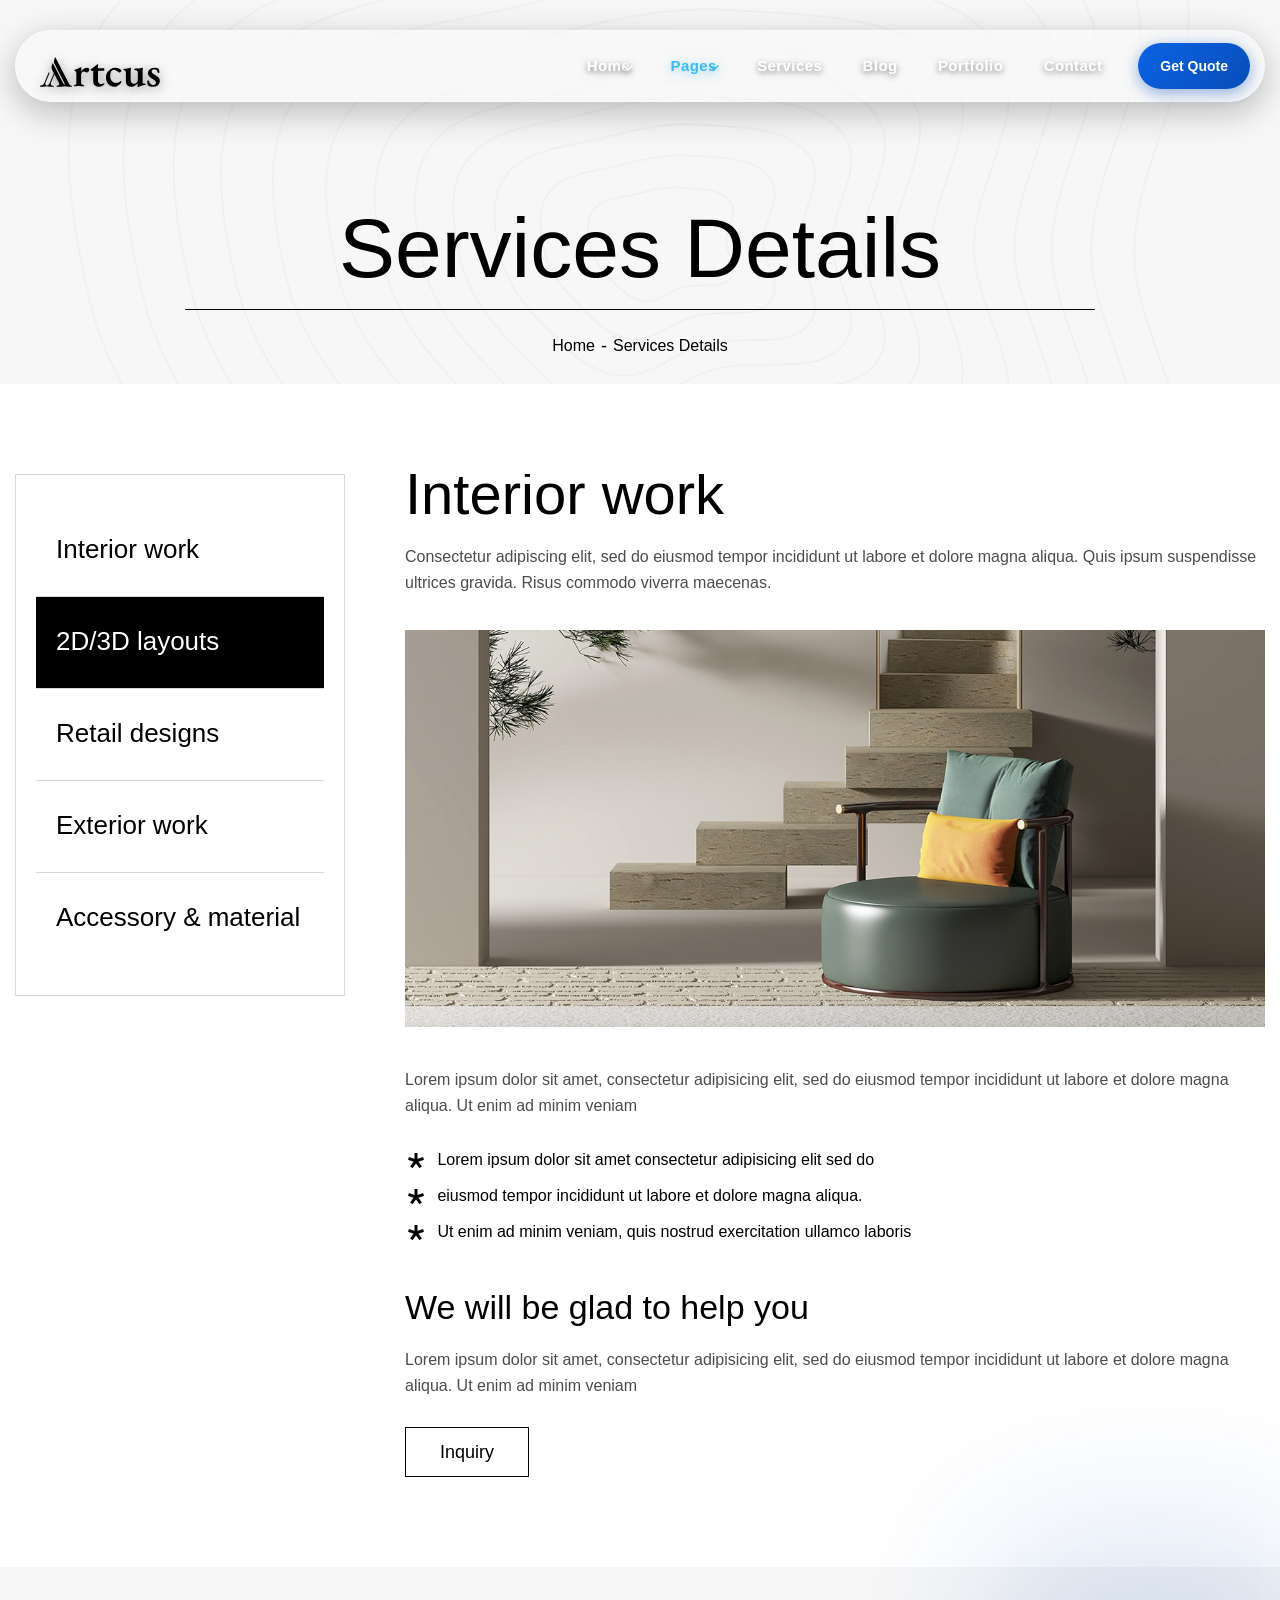
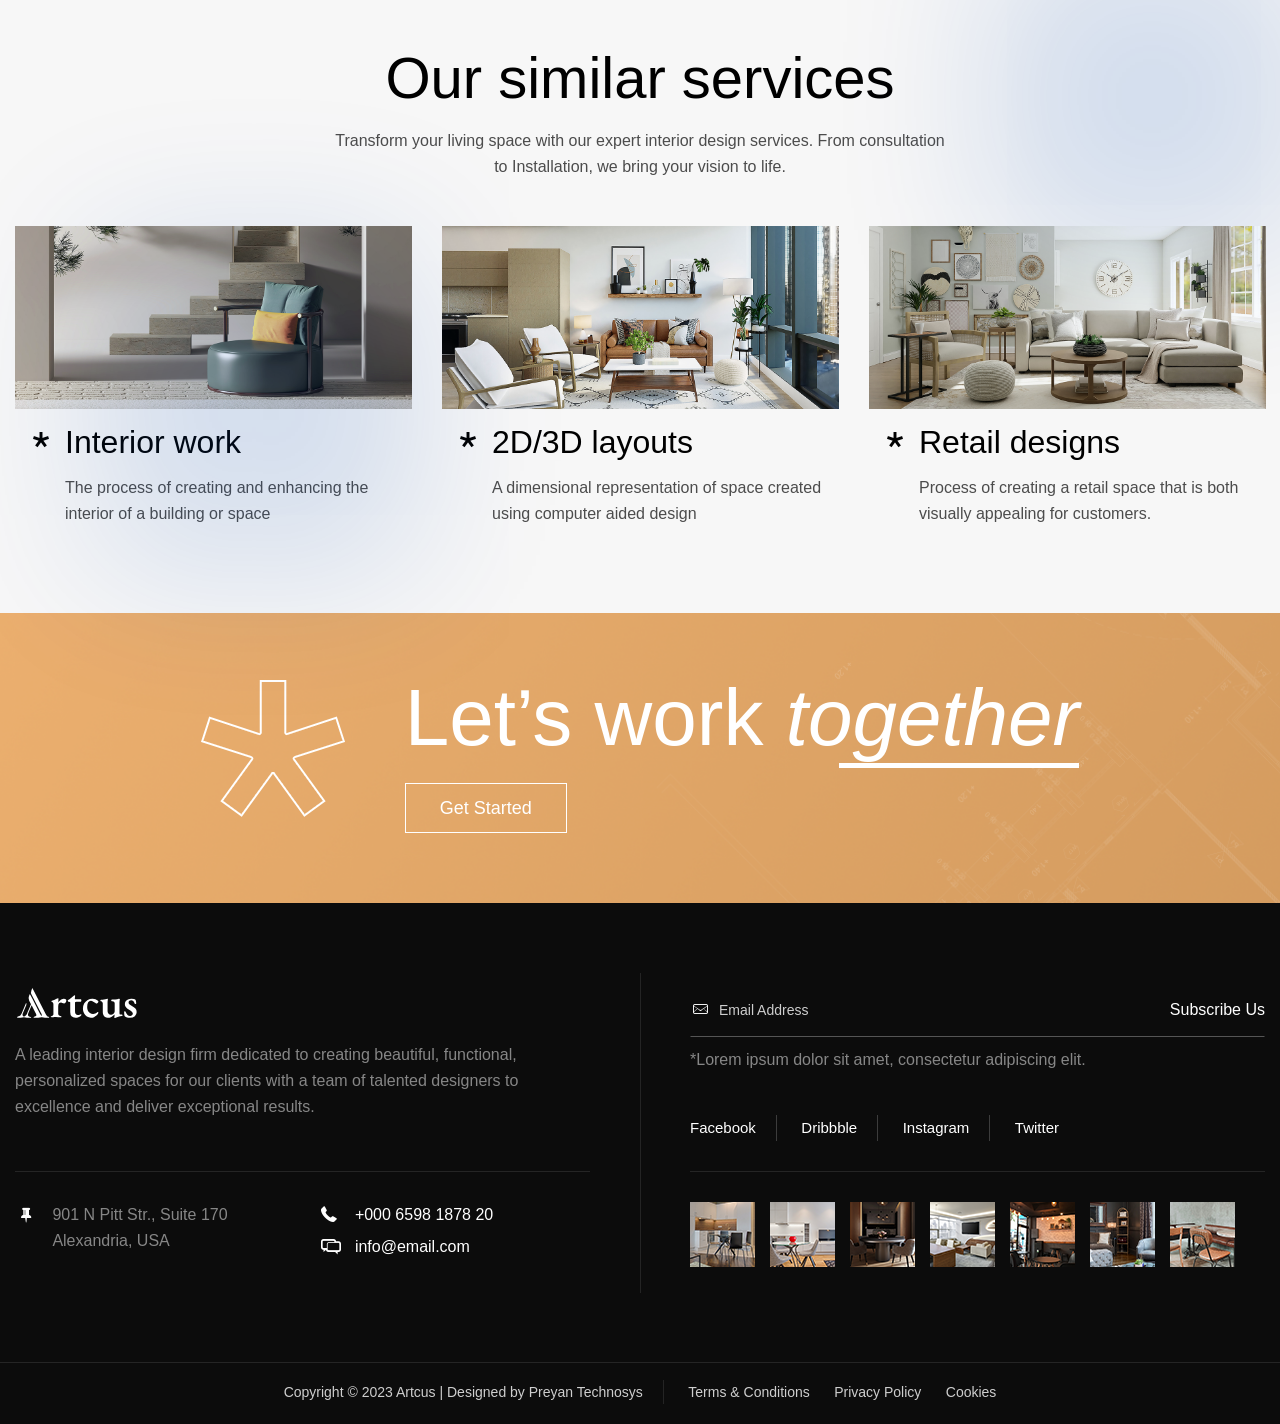
<file: services-details.html>
<!DOCTYPE html>
<html lang="en">

<!-- Mirrored from https://cymolthemes.com/html/artcus/services-details.html by HTTrack Website Copier/3.x [XR&CO], Sat, 21 Nov 2026 06:48:43 GMT -->
<head>
  <meta charset="utf-8">
  <title>Artcus - Architecture and Interior Design Template</title>
  <meta content="width=device-width, initial-scale=1" name="viewport">
  <meta name=”keywords” content="Artcus - Interior Designer & Architecture WordPress Theme, Artcus - Interior Designer & Architecture HTML Template, themes & template, html5 template, WordPress theme, unlimited colours available, ui/ux,ui/ux design, best html template, html template, html, JavaScript, best css theme,css3, elementor theme, latest premium themes 2024, latest premium templates 2024, preyan technosys Pvt.Ltd,cymol themes, themetech mount, Web 3.0, multi-theme, website theme and template, WooCommerce, bootstrap template, web templates, responsive ">
  
  <link href="css/bootstrap.min.css" rel="stylesheet" type="text/css">
  <link href="css/aos.css" rel="stylesheet" type="text/css">
  <link href="css/animate.css" rel="stylesheet" type="text/css">
  <link href="css/all.min.css" rel="stylesheet" type="text/css">
  <link href="css/abuget.css" rel="stylesheet" type="text/css">
  <link href="css/fontello.css" rel="stylesheet" type="text/css">
  <link href="css/flaticon.css" rel="stylesheet" type="text/css">
  <link href="css/font-awesome.css" rel="stylesheet" type="text/css">
  <link href="css/themify-icons.css" rel="stylesheet" type="text/css">
  <link href="css/slick.css" rel="stylesheet" type="text/css">
  <link href="css/prettyPhoto.css" rel="stylesheet" type="text/css">
  <link href="css/main.css" rel="stylesheet" type="text/css">
  <link href="css/shortcode.css" rel="stylesheet" type="text/css">
  <link href="css/style.css" rel="stylesheet" type="text/css">
  <link href="css/megamenu.css" rel="stylesheet" type="text/css">
  <link href="css/responsive.css" rel="stylesheet" type="text/css">
  <link href="images/favicon.png" rel="shortcut icon" type="image/x-icon">
  <link href="images/webclip.png" rel="apple-touch-icon">
</head>
<body class="body">
  <div class="page">
    <header class="header prt-header-style-1">
      <div class="header-content-wrapper">
        <div class="header-navigation">
          <div class="container">
            <div class="site-navigation">
              <div class="site-branding">
                  <h1>
                      <a class="home-link" href="index.html" title="artcus" rel="home">
                          <img src="images/logo.svg" width="124" height="30" alt="logo" class="logo">
                      </a>
                  </h1>
              </div>
              <div class="site-menu">
                <div class="btn-show-menu-mobile menubar menubar--squeeze">
                    <span class="menubar-box">
                        <span class="menubar-inner"></span>
                    </span>
                </div>                
                <nav class="main-menu menu-mobile" id="menu">
                    <ul class="menu slide-menu">
                        <li class="mega-menu-item with-submenu">
                            <a class="mega-menu-link" href="index.html">Home</a>
                            <ul class="mega-submenu" role="menu">
                                <li>
                                    <div class="row">
                                        <div class="col-menu col-xl-6 col-lg-12">
                                            <div class="content">
                                                <ul class="menu-col">
                                                    <li><a href="index.html">Home</a></li>
                                                    <li><a href="homepage-2.html">Home 2</a></li>
                                                </ul>
                                            </div>
                                        </div>
                                        <div class="col-menu col-xl-6 col-lg-12">
                                            <div class="content">
                                                <ul class="menu-col">
                                                    <li><a href="index.html">Header Style 01</a></li>
                                                    <li><a href="homepage-2.html">Header Style 02</a></li>                                          
                                                </ul>
                                            </div>
                                        </div>    
                                    </div>
                                </li>
                            </ul>
                        </li>
                        <li class="mega-menu-item with-submenu active">
                            <a href="#" class="mega-menu-link">Pages</a>
                            <ul class="mega-submenu" role="menu">
                                <li>
                                    <div class="row">
                                        <div class="col-menu col-xl-6 col-lg-12">
                                            <div class="content">
                                                <ul class="menu-col">
                                                    <li><a href="about.html">About</a></li>
                                                    <li><a href="services.html">Service</a></li>
                                                    <li><a href="blog.html">Blog</a></li>
                                                    <li><a href="portfolio.html">Portfolio</a></li>
                                                    <li><a href="team.html">Our Team</a></li>
                                                    <li><a href="contact.html">Contact Us</a></li>
                                                </ul>
                                            </div>
                                        </div>
                                        <div class="col-menu col-xl-6 col-lg-12">
                                            <div class="content">
                                                <ul class="menu-col">
                                                    <li class="active"><a href="services-details.html">Services Details</a></li>
                                                    <li><a href="portfolios-details.html">Portfolio Details</a></li>
                                                    <li><a href="blog-details.html">Blog Details</a></li> 
                                                    <li><a href="team-details.html">Team Details</a></li>
                                                    <li><a href="faq.html">FAQ</a></li>
                                                    <li><a href="404.html">404 Page</a></li>                                           
                                                </ul>
                                            </div>
                                        </div>    
                                    </div>
                                </li>
                            </ul>
                        </li>
                        <li class="mega-menu-item">
                            <a href="services.html" class="mega-menu-link">Services</a>
                        </li>
                        <li class="mega-menu-item">
                            <a href="blog.html" class="mega-menu-link">Blog</a>
                        </li>
                        <li class="mega-menu-item">
                            <a href="portfolio.html" class="mega-menu-link">Portfolio</a>
                        </li>
                        <li class="mega-menu-item">
                            <a href="contact.html" class="mega-menu-link">Contact</a>
                        </li>
                    </ul>
                </nav>
                <div class="header-extra">
                  <div class="header-extra-item">
                    <a href="contact.html">Get Quote</a>
                  </div>
                </div>
              </div>
            </div>
          </div>
        </div>
      </div>
    </header>
    <section class="page-title prt-row">
      <div class="container prt-container">
        <div class="page-title-inner">
          <div class="page-title-wrapper">
            <div data-prt-id="prt-12" class="page-title-heading-block">
              <h2 class="page-title-heading">services details</h2>
            </div>
            <div data-prt-id="prt-13" class="page-title-bradcrumb">
              <div class="breadcrumb-home">
                <a href="index.html" class="bradcrumb-home-link">home</a>
              </div>
              <div class="bradcrumb-seprator">
                <div class="bradcrumb-seprator-icon">-</div>
              </div>
              <div class="bradcrumb-page">
                <div class="bradcrumb-page-name">services details</div>
              </div>
            </div>
          </div>
        </div>
      </div>
    </section>
    <section class="services-details-section prt-row">
      <div class="container">
        <div class="row">
          <div class="col-lg-12">
            <div class="service-details-tab-wrapper">
              <div class="service-details-tab prt-tabs">
                <ul class="service-details-tab-menu prt-tab-menu">
                  <li class="service-details-tab-nav-link prt-tab-link">
                    <a href="#" class="service-details-tab-nav-title">Interior work</a>
                  </li>
                  <li class="service-details-tab-nav-link prt-tab-link active">
                    <a href="#" class="service-details-tab-nav-title">2D/3D layouts</a>
                  </li>
                  <li class="service-details-tab-nav-link prt-tab-link">
                    <a href="#" class="service-details-tab-nav-title">Retail designs</a>
                  </li>
                  <li class="service-details-tab-nav-link prt-tab-link">
                    <a href="#" class="service-details-tab-nav-title">Exterior work</a>
                  </li>
                  <li class="service-details-tab-nav-link last-child prt-tab-link">
                    <a href="#" class="service-details-tab-nav-title">Accessory & material</a>
                  </li>
                </ul>
                <div class="service-details-tab-content prt-tab-content">
                  <div class="service-details-tab-info">
                    <div class="service-details-title-wrapper">
                      <div class="detail-page-section-title">
                        <h2 class="section-title-heading">Interior work</h2>
                        <p class="section-title-description">Consectetur adipiscing elit, sed do eiusmod tempor incididunt ut labore et dolore magna aliqua. Quis ipsum suspendisse ultrices gravida. Risus commodo viverra maecenas.</p>
                      </div>
                    </div>
                    <div class="service-details-tab-info">
                      <img src="images/service-01.png" alt="service-detail-image"  class="service-details-image">
                      <p class="service-details-description">Lorem ipsum dolor sit amet, consectetur adipisicing elit, sed do eiusmod tempor incididunt ut labore et dolore magna aliqua. Ut enim ad minim veniam</p>
                      <ul class="service-details-list">
                        <li class="service-details-list-item">
                          <div class="service-details-list-icon"><i class="icon-asterisk"></i></div>
                          <div class="service-details-list-text">Lorem ipsum dolor sit amet consectetur adipisicing elit sed do </div>
                        </li>
                        <li class="service-details-list-item">
                          <div class="service-details-list-icon"><i class="icon-asterisk"></i></div>
                          <div class="service-details-list-text">eiusmod tempor incididunt ut labore et dolore magna aliqua. </div>
                        </li>
                        <li class="service-details-list-item">
                          <div class="service-details-list-icon"><i class="icon-asterisk"></i></div>
                          <div class="service-details-list-text">Ut enim ad minim veniam, quis nostrud exercitation ullamco laboris </div>
                        </li>
                      </ul>
                      <div class="service-details-small-title-wrapper">
                        <h3 class="service-details-title">We will be glad to help you</h3>
                        <p class="service-details-description">Lorem ipsum dolor sit amet, consectetur adipisicing elit, sed do eiusmod tempor incididunt ut labore et dolore magna aliqua. Ut enim ad minim veniam</p>
                      </div>
                      <div class="service-details-button">
                        <a href="contact.html" class="button prt-button">inquiry</a>
                      </div>
                    </div>
                  </div>
                  <div class="service-details-tab-info">
                    <div class="service-details-title-wrapper">
                      <div class="detail-page-section-title">
                        <h2 class="section-title-heading">2D/3D layouts</h2>
                        <p class="section-title-description">2D/3D layout content refers to the graphical re presentation of a physical space, such as a building or a room, using the two-dimensional or the three-dimensional images.</p>
                      </div>
                    </div>
                    <div class="service-details-tab-info">
                      <img src="images/service-02.png" alt="service-detail-image-02" class="service-details-image">
                      <p class="service-details-description">This type of content commonly used in architecture, interior design, engineering to create visual representations of space before constructed or renovated.</p>
                      <ul class="service-details-list">
                        <li class="service-details-list-item">
                          <div class="service-details-list-icon"><i class="icon-asterisk"></i></div>
                          <div class="service-details-list-text">Itrepresents a two-dimensional view of a space showing floor from above. </div>
                        </li>
                        <li class="service-details-list-item">
                          <div class="service-details-list-icon"><i class="icon-asterisk"></i></div>
                          <div class="service-details-list-text">Used to create blueprints or schematics for construction or manufacturing </div>
                        </li>
                        <li class="service-details-list-item">
                          <div class="service-details-list-icon"><i class="icon-asterisk"></i></div>
                          <div class="service-details-list-text">It represents a three-dimensional view of a space, showing height, width, depth </div>
                        </li>
                      </ul>
                      <div class="service-details-small-title-wrapper">
                        <h3 class="service-details-title">We will be glad to help you</h3>
                        <p class="service-details-description">This type of content commonly used in architecture, interior design, engineering to create visual representations of space before constructed or renovated.</p>
                      </div>
                      <div class="service-details-button">
                        <a href="contact.html" class="button prt-button">inquiry</a>
                      </div>
                    </div>
                  </div>
                  <div class="service-details-tab-info">
                    <div class="service-details-title-wrapper">
                      <div class="detail-page-section-title">
                        <h2 class="section-title-heading">Retail designs</h2>
                        <p class="section-title-description">The process of creating the visually appealing and functional space for the selling products and services to customers for the shopping experience and increase in the sales.</p>
                      </div>
                    </div>
                    <div class="service-details-tab-info">
                      <img src="images/service-03.png" alt="service-detail-image-03" class="service-details-image">
                      <p class="service-details-description">Lorem ipsum dolor sit amet, consectetur adipisicing elit, sed do eiusmod tempor incididunt ut labore et dolore magna aliqua. Ut enim ad minim veniam</p>
                      <ul class="service-details-list">
                        <li class="service-details-list-item">
                          <div class="service-details-list-icon"><i class="icon-asterisk"></i></div>
                          <div class="service-details-list-text">Lorem ipsum dolor sit amet consectetur adipisicing elit sed do </div>
                        </li>
                        <li class="service-details-list-item">
                          <div class="service-details-list-icon"><i class="icon-asterisk"></i></div>
                          <div class="service-details-list-text">eiusmod tempor incididunt ut labore et dolore magna aliqua. </div>
                        </li>
                        <li class="service-details-list-item">
                          <div class="service-details-list-icon"><i class="icon-asterisk"></i></div>
                          <div class="service-details-list-text">Ut enim ad minim veniam, quis nostrud exercitation ullamco laboris </div>
                        </li>
                      </ul>
                      <div class="service-details-small-title-wrapper">
                        <h3 class="service-details-title">We will be glad to help you</h3>
                        <p class="service-details-description">Lorem ipsum dolor sit amet, consectetur adipisicing elit, sed do eiusmod tempor incididunt ut labore et dolore magna aliqua. Ut enim ad minim veniam</p>
                      </div>
                      <div class="service-details-button">
                        <a href="contact.html" class="button prt-button">inquiry</a>
                      </div>
                    </div>
                  </div>
                  <div class="service-details-tab-info">
                    <div class="service-details-title-wrapper">
                      <div class="detail-page-section-title">
                        <h2 class="section-title-heading">Exterior Work</h2>
                        <p class="section-title-description">Consectetur adipiscing elit, sed do eiusmod tempor incididunt ut labore et dolore magna aliqua. Quis ipsum suspendisse ultrices gravida. Risus commodo viverra maecenas.</p>
                      </div>
                    </div>
                    <div class="service-details-tab-info">
                      <img src="images/service-04.png" alt="service-detail-image-04" class="service-details-image">
                      <p class="service-details-description">Lorem ipsum dolor sit amet, consectetur adipisicing elit, sed do eiusmod tempor incididunt ut labore et dolore magna aliqua. Ut enim ad minim veniam</p>
                      <ul class="service-details-list">
                        <li class="service-details-list-item">
                          <div class="service-details-list-icon"><i class="icon-asterisk"></i></div>
                          <div class="service-details-list-text">Lorem ipsum dolor sit amet consectetur adipisicing elit sed do </div>
                        </li>
                        <li class="service-details-list-item">
                          <div class="service-details-list-icon"><i class="icon-asterisk"></i></div>
                          <div class="service-details-list-text">eiusmod tempor incididunt ut labore et dolore magna aliqua. </div>
                        </li>
                        <li class="service-details-list-item">
                          <div class="service-details-list-icon"><i class="icon-asterisk"></i></div>
                          <div class="service-details-list-text">Ut enim ad minim veniam, quis nostrud exercitation ullamco laboris </div>
                        </li>
                      </ul>
                      <div class="service-details-small-title-wrapper">
                        <h3 class="service-details-title">We will be glad to help you</h3>
                        <p class="service-details-description">Lorem ipsum dolor sit amet, consectetur adipisicing elit, sed do eiusmod tempor incididunt ut labore et dolore magna aliqua. Ut enim ad minim veniam</p>
                      </div>
                      <div class="service-details-button">
                        <a href="contact.html" class="button prt-button">inquiry</a>
                      </div>
                    </div>
                  </div>
                  <div class="service-details-tab-info">
                    <div class="service-details-title-wrapper">
                      <div class="detail-page-section-title">
                        <h2 class="section-title-heading">Accessory &amp; Material</h2>
                        <p class="section-title-description">Consectetur adipiscing elit, sed do eiusmod tempor incididunt ut labore et dolore magna aliqua. Quis ipsum suspendisse ultrices gravida. Risus commodo viverra maecenas.</p>
                      </div>
                    </div>
                    <div class="service-details-tab-info">
                      <img src="images/service-05.png" alt="service-detail-image" class="service-details-image">
                      <p class="service-details-description">Lorem ipsum dolor sit amet, consectetur adipisicing elit, sed do eiusmod tempor incididunt ut labore et dolore magna aliqua. Ut enim ad minim veniam</p>
                      <ul class="service-details-list">
                        <li class="service-details-list-item">
                          <div class="service-details-list-icon"><i class="icon-asterisk"></i></div>
                          <div class="service-details-list-text">Lorem ipsum dolor sit amet consectetur adipisicing elit sed do </div>
                        </li>
                        <li class="service-details-list-item">
                          <div class="service-details-list-icon"><i class="icon-asterisk"></i></div>
                          <div class="service-details-list-text">eiusmod tempor incididunt ut labore et dolore magna aliqua. </div>
                        </li>
                        <li class="service-details-list-item">
                          <div class="service-details-list-icon"><i class="icon-asterisk"></i></div>
                          <div class="service-details-list-text">Ut enim ad minim veniam, quis nostrud exercitation ullamco laboris </div>
                        </li>
                      </ul>
                      <div class="service-details-small-title-wrapper">
                        <h3 class="service-details-title">We will be glad to help you</h3>
                        <p class="service-details-description">Lorem ipsum dolor sit amet, consectetur adipisicing elit, sed do eiusmod tempor incididunt ut labore et dolore magna aliqua. Ut enim ad minim veniam</p>
                      </div>
                      <div class="service-details-button">
                        <a href="contact.html" class="button prt-button">inquiry</a>
                      </div>
                    </div>
                  </div>
                </div>
              </div>
            </div>
          </div>
        </div>
      </div>
    </section>
    <section class="service-details-services-section prt-row">
      <div class="container">
        <div class="row">
          <div class="col-lg-12">
            <div class="service-details-services-section-title-wrapper">
              <div class="section-title text-center">
                <h2 class="section-title-heading">Our similar services</h2>
                <p class="section-title-description">Transform your living space with our expert interior design services. From consultation <br>to Installation, we bring your vision to life.</p>
              </div>
            </div>
          </div>
        </div>
        <div class="row">
          <div class="col-lg-12">
            <div class="service-details-services-section-content-wrapper">
              <div class="row g-0 service-slider prt-slider">
                <div class="col-lg-4 col-md-6">
                  <div class="service-item mlr-15">
                    <div class="service-item-inner">
                      <div class="service-item-thumbnail">
                        <img src="images/service-01.png" alt="service-01" class="service-item-image">
                      </div>
                      <div class="service-item-content">
                        <div class="service-item-icon"><i class="icon-asterisk"></i></div>
                        <h3 class="service-item-title"><a href="services-details.html">Interior work</a></h3>
                        <div class="service-item-description">The process of creating and enhancing the interior of a building or space</div>
                      </div>
                    </div>
                  </div>
                </div>
                <div class="col-lg-4 col-md-6">
                  <div class="service-item mlr-15">
                    <div class="service-item-inner">
                      <div class="service-item-thumbnail">
                        <img src="images/service-02.png" alt="service-02" class="service-item-image">
                      </div>
                      <div class="service-item-content">
                        <div class="service-item-icon"><i class="icon-asterisk"></i></div>
                        <h3 class="service-item-title"><a href="services-details.html">2D/3D layouts</a></h3>
                        <div class="service-item-description">A dimensional representation of space created using computer aided design</div>
                      </div>
                    </div>
                  </div>
                </div>
                <div class="col-lg-4 col-md-6">
                  <div class="service-item mlr-15">
                    <div class="service-item-inner">
                      <div class="service-item-thumbnail">
                        <img src="images/service-03.png" alt="service-03" class="service-item-image">
                      </div>
                      <div class="service-item-content">
                        <div class="service-item-icon"><i class="icon-asterisk"></i></div>
                        <h3 class="service-item-title"><a href="services-details.html">Retail designs</a></h3>
                        <div class="service-item-description">Process of creating a retail space that is both visually appealing for customers.</div>
                      </div>
                    </div>
                  </div>
                </div>
                <div class="col-lg-4 col-md-6">
                  <div class="service-item mlr-15">
                    <div class="service-item-inner">
                      <div class="service-item-thumbnail">
                        <img src="images/service-04.png" alt="service-04" class="service-item-image">
                      </div>
                      <div class="service-item-content">
                        <div class="service-item-icon"><i class="icon-asterisk"></i></div>
                        <h3 class="service-item-title"><a href="services-details.html">Exterior work</a></h3>
                        <div class="service-item-description">Work done on the outside of a building, such as façade, roof and outdoor areas</div>
                      </div>
                    </div>
                  </div>
                </div>
                <div class="col-lg-4 col-md-6">
                  <div class="service-item mlr-15">
                    <div class="service-item-inner">
                      <div class="service-item-thumbnail">
                        <img src="images/service-05.png" alt="service-05" class="service-item-image">
                      </div>
                      <div class="service-item-content">
                        <div class="service-item-icon"><i class="icon-asterisk"></i></div>
                        <h3 class="service-item-title"><a href="services-details.html">Accessory selection</a></h3>
                        <div class="service-item-description">The process of choosing additional items, components a primary or device.</div>
                      </div>
                    </div>
                  </div>
                </div>
                <div class="col-lg-4 col-md-6">
                  <div class="service-item mlr-15">
                    <div class="service-item-inner">
                      <div class="service-item-thumbnail">
                        <img src="images/service-06.png" alt="service-06" class="service-item-image">
                      </div>
                      <div class="service-item-content">
                        <div class="service-item-icon"><i class="icon-asterisk"></i></div>
                        <h3 class="service-item-title"><a href="services-details.html">Material selection</a></h3>
                        <div class="service-item-description">Process of  appropriate materials for a particular application or project.</div>
                      </div>
                    </div>
                  </div>
                </div>
              </div>
            </div>
            <div class="boxshadow style5"></div>
            <div class="boxshadow style6"></div>
          </div>
        </div>
      </div>
    </section>
    <section class="service-details-cta-section prt-row">
      <div class="container">
        <div class="row">
          <div class="col-lg-12">
            <div class="service-cta-section-content-wrapper">
              <div class="row">
                <div class="cta-item">
                  <div data-prt-id="prt-20" class="cta-item-thumbnail">
                    <img src="images/cta-image.png" alt="cta-image" class="cta-item-image">
                  </div>
                  <div class="cta-item-content">
                    <div class="cta-item-title-block">
                      <div class="cta-item-underline"></div>
                      <h3 class="cta-item-title">Let’s work <span class="cta-item-title-link">together</span>
                      </h3>
                    </div>
                    <div class="cta-button-block">
                      <a href="index.html" class="button button-white prt-button">Get Started</a>
                    </div>
                  </div>
                </div>
              </div>
            </div>
          </div>
        </div>
      </div>
    </section>
     <footer class="footer prt-row">
      <div class="container">
        <div class="top-footer">
          <div class="row">
            <div class="col-lg-6 pr-50 res-991-pr-15">
              <div class="footer-widget first-widget">
                <a href="index.html" aria-current="page" class="footer-logo prt--current">
                  <img src="images/footer-logo.svg" width="124" height="30" alt="logo" class="logo">
                </a>
                <div class="footer-description">
                  <p class="footer-description-text">A leading interior design firm dedicated to creating beautiful, functional, personalized spaces for our clients with a team of talented designers to excellence and deliver exceptional results.</p>
                </div>
              </div>
            </div>
            <div class="col-lg-6 pl-50 res-991-pl-15">
              <div class="footer-widget second-widget">
                <div class="footer-widget-subscribe">
                  <div class="footer-form prt-form">
                    <form id="email-form" name="email-form" data-name="Email Form" method="get" class="footer-subscribe-form"><input type="email" class="footer-subscribe-input prt-input" maxlength="256" name="Email" data-name="Email" placeholder="Email Address" id="footer-email"><input type="submit" value="Subscribe Us" data-wait="Please wait..." class="footer-subscribe-button prt-button">
                      <div class="footer-subscribe-icon"><i class="icon-mail-2"></i></div>
                      <div class="footer-subscribe-instruction">*Lorem ipsum dolor sit amet, consectetur adipiscing elit.</div>
                    </form>
                    <div class="prt-form-done">
                      <div>Thank you! Your submission has been received!</div>
                    </div>
                    <div class="prt-form-fail">
                      <div>Oops! Something went wrong while submitting the form.</div>
                    </div>
                  </div>
                  <div class="footer-social-items">
                    <ul class="footer-social-list">
                      <li class="footer-social-list-item">
                        <a href="https://www.facebook.com/preyantechnosys19" target="_blank" class="footer-social-list-link">Facebook</a>
                      </li>
                      <li class="footer-social-list-item">
                        <a href="https://www.facebook.com/preyantechnosys19" target="_blank" class="footer-social-list-link">dribbble</a>
                      </li>
                      <li class="footer-social-list-item">
                        <a href="https://www.facebook.com/preyantechnosys19" target="_blank" class="footer-social-list-link">instagram</a>
                      </li>
                      <li class="footer-social-list-item last-child">
                        <a href="https://www.facebook.com/preyantechnosys19" target="_blank" class="footer-social-list-link">twitter</a>
                      </li>
                    </ul>
                  </div>
                </div>
              </div>
            </div>
            <div class="col-lg-6 pr-50 res-991-pr-15">
              <div class="footer-widget third-widget">
                <div class="footer-widget-contact">
                  <div class="prt-layout-grid footer-contact-grid">
                    <div class="footer-address">
                      <span class="footer-address-icon"><i class="icon-pin"></i></span>
                      <p class="footer-address-text">901 N Pitt Str., Suite 170 <br>Alexandria, USA</p>
                    </div>
                    <div class="footer-contact">
                      <div class="footer-contact-phone">
                        <a href="tel:+0006598187820" class="footer-contact-phone-icon"><i class="icon-phone"></i></a>
                        <a href="tel:+0006598187820" class="footer-contact-phone-text">+000 6598 1878 20</a>
                      </div>
                      <div class="footer-contact-mail">
                        <a href="mailto:info@email.com" class="footer-contact-mail-icon"><i class="icon-chat-alt"></i></a>
                        <a href="mailto:info@email.com" class="footer-contact-mail-text">info@email.com</a>
                      </div>
                    </div>
                  </div>
                </div>
              </div>
            </div>
            <div class="col-lg-6 pl-50 res-991-pl-15">
              <div class="footer-widget fourth-widget">
                <div id="gallery" class="gallery-wrapper masonry-grid">
                    <figure class="gallery-item">
                        <div class="gallery-icon">
                            <a class="prt_prettyphoto" href="images/gallery-01.png" rel="prettyPhoto[coregallery]" data-rel="prettyPhoto">
                            <img width="150" height="150" class="img-fluid" src="images/gallery-item-01.png" alt="gellary_img"></a>
                        </div>
                    </figure>
                    <figure class="gallery-item">
                        <div class="gallery-icon">
                            <a class="prt_prettyphoto" href="images/gallery-02.png" rel="prettyPhoto[coregallery]" data-rel="prettyPhoto">
                            <img width="150" height="150" class="img-fluid" src="images/gallery-item-02.png" alt="gellary_img"></a>
                        </div>
                    </figure>
                    <figure class="gallery-item">
                        <div class="gallery-icon">
                            <a class="prt_prettyphoto" href="images/gallery-03.png" rel="prettyPhoto[coregallery]" data-rel="prettyPhoto"><img width="150" height="150" class="img-fluid" src="images/gallery-item-03.png" alt="gellary_img"></a>
                        </div>
                    </figure>
                    <figure class="gallery-item">
                        <div class="gallery-icon">
                            <a class="prt_prettyphoto" href="images/gallery-04.png" rel="prettyPhoto[coregallery]" data-rel="prettyPhoto"><img width="150" height="150" class="img-fluid" src="images/gallery-item-04.png" alt="gellary_img"></a>
                        </div>
                    </figure>
                    <figure class="gallery-item">
                        <div class="gallery-icon">
                            <a class="prt_prettyphoto" href="images/gallery-05.png" rel="prettyPhoto[coregallery]" data-rel="prettyPhoto"><img width="150" height="150" class="img-fluid" src="images/gallery-item-05.png" alt="gellary_img"></a>
                        </div>
                    </figure>
                    <figure class="gallery-item">
                        <div class="gallery-icon">
                            <a class="prt_prettyphoto" href="images/gallery-06.png" rel="prettyPhoto[coregallery]" data-rel="prettyPhoto"><img width="150" height="150" class="img-fluid" src="images/gallery-item-06.png" alt="gellary_img"></a>
                        </div>
                    </figure>
                    <figure class="gallery-item">
                        <div class="gallery-icon">
                            <a class="prt_prettyphoto" href="images/gallery-07.png" rel="prettyPhoto[coregallery]" data-rel="prettyPhoto"><img width="150" height="150" class="img-fluid" src="images/gallery-item-07.png" alt="gellary_img"></a>
                        </div>
                    </figure>
                </div>
                <div class="footer-widget-phone">
                  <a href="tel:+0006598187820" class="footer-widget-phone-link">+000 6598 1878 20</a>
                </div>
              </div>
            </div>
          </div>
          <div class="footer-vertical-line"></div>
        </div>
      </div>
      <div class="container-fluid zero-padding prt-container">
        <div class="bottom-footer">
          <div class="footer-author-block">
            <div class="footer-author-text">Copyright © 2023 <a href="index.html" target="_blank" aria-current="page" class="footer-author-link prt--current">Artcus</a> | Designed by <a href="https://preyantechnosys.com/" target="_blank" class="footer-author-link">Preyan Technosys</a>
            </div>
          </div>
          <div class="footer-instruction-list">
            <a href="contact.html" class="footer-instruction-link">Terms &amp; Conditions</a>
            <a href="contact.html" class="footer-instruction-link">Privacy Policy</a>
            <a href="contact.html" class="footer-instruction-link last-child">Cookies</a>
          </div>
        </div>
      </div>
    </footer>
    <a id="totop" href="#top">
      <i class="icon-up-open"></i>
    </a>
  </div>
  <script src="js/jquery-3.7.1.min.js"></script>
  <script src="js/jquery-migrate-3.4.1.min.js"></script>
  <script src="js/bootstrap.min.js"></script>
  <script src="js/jquery-waypoints.js"></script> 
  <script src="js/numinate.min.js"></script>
  <script src="js/circle-progress.min.js"></script>
  <script src="js/jquery-validate.js"></script>
  <script src="js/jquery.prettyPhoto.js"></script>
  <script src="js/imagesloaded.min.js"></script>
  <script src="js/jquery-isotope.js"></script>
  <script src="js/slick.min.js"></script>
  <script src="js/aos.js"></script>
  <script src="js/gsap.js"></script>
  <script src="js/scrolltrigger.js"></script>
  <script src="js/splittext.js"></script>
  <script src="js/cursor.js"></script>
  <script src="js/magnetic.js"></script>
  <script src="js/gsap-animation.js"></script>
  <script src="js/tweenmax.js"></script>
  <script src="js/main.js"></script>
</body>

<!-- Mirrored from https://cymolthemes.com/html/artcus/services-details.html by HTTrack Website Copier/3.x [XR&CO], Sat, 21 Nov 2026 06:48:43 GMT -->
</html>
</file>
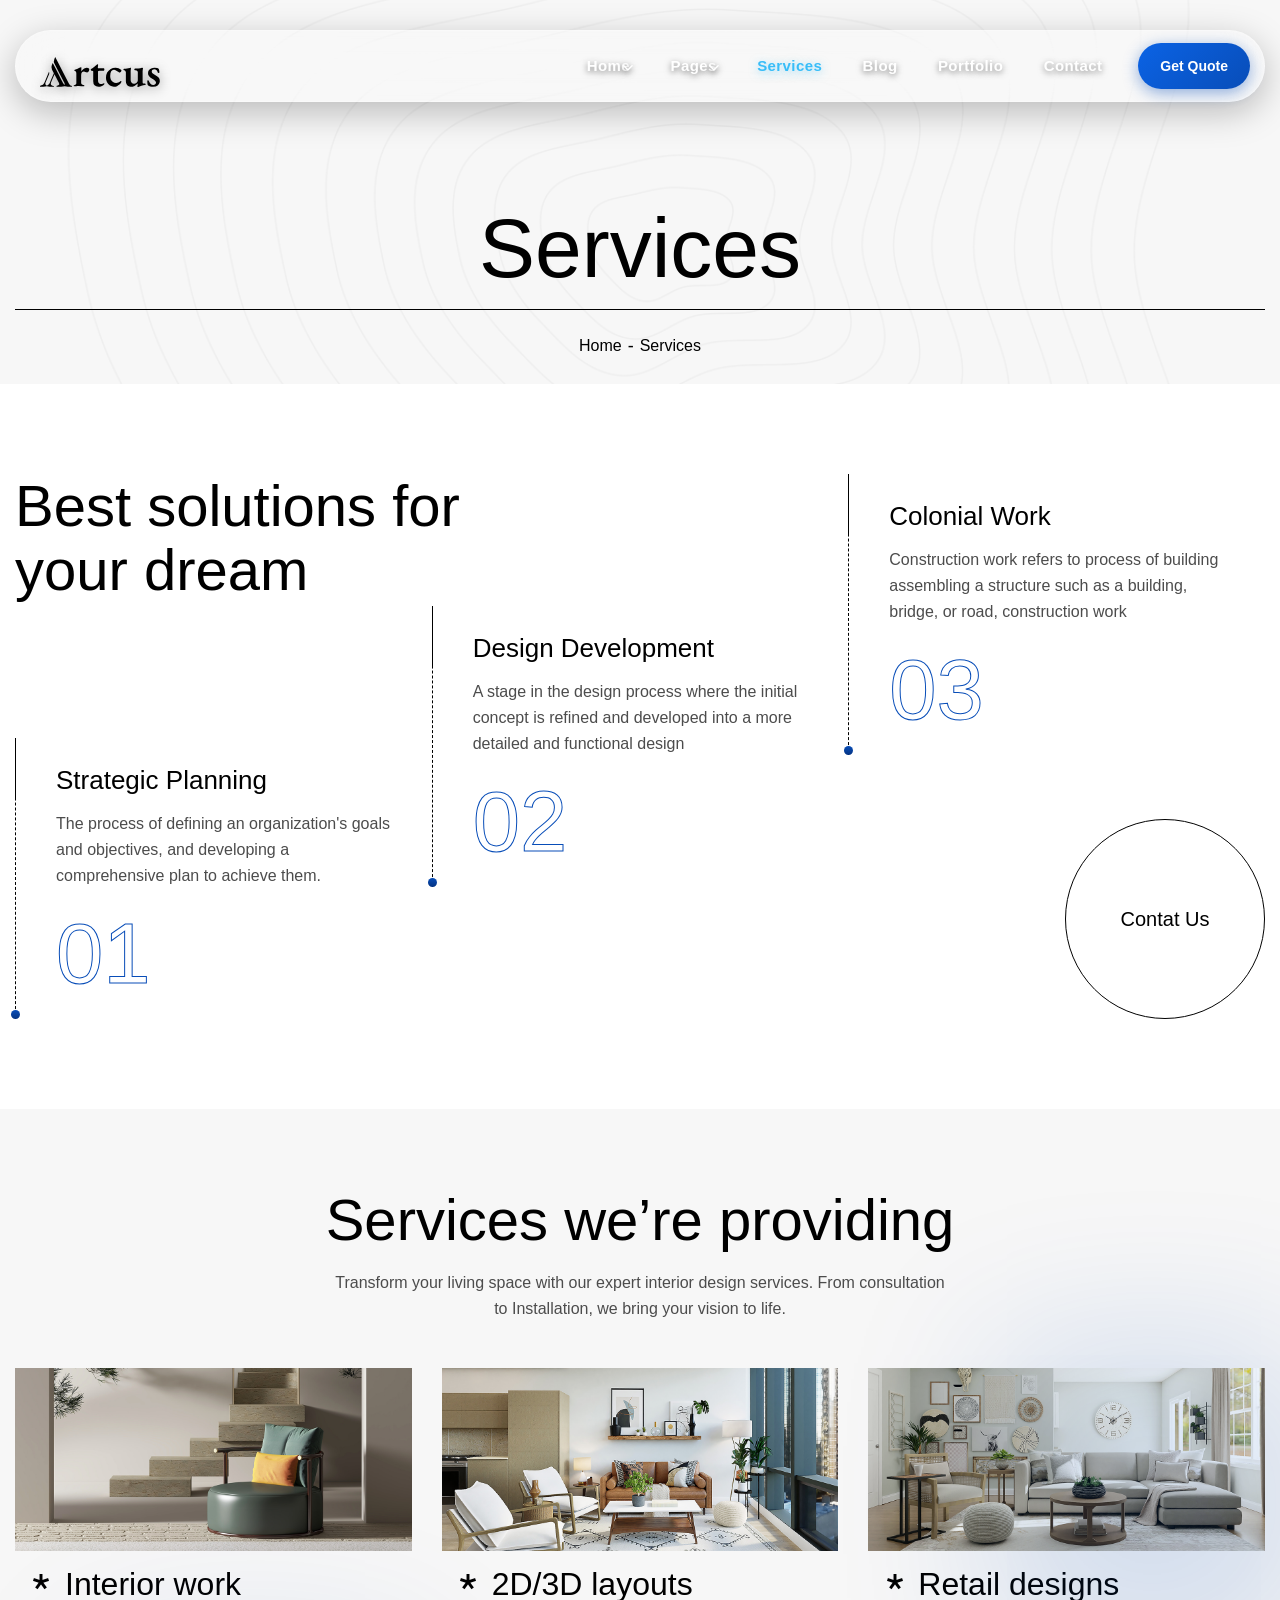
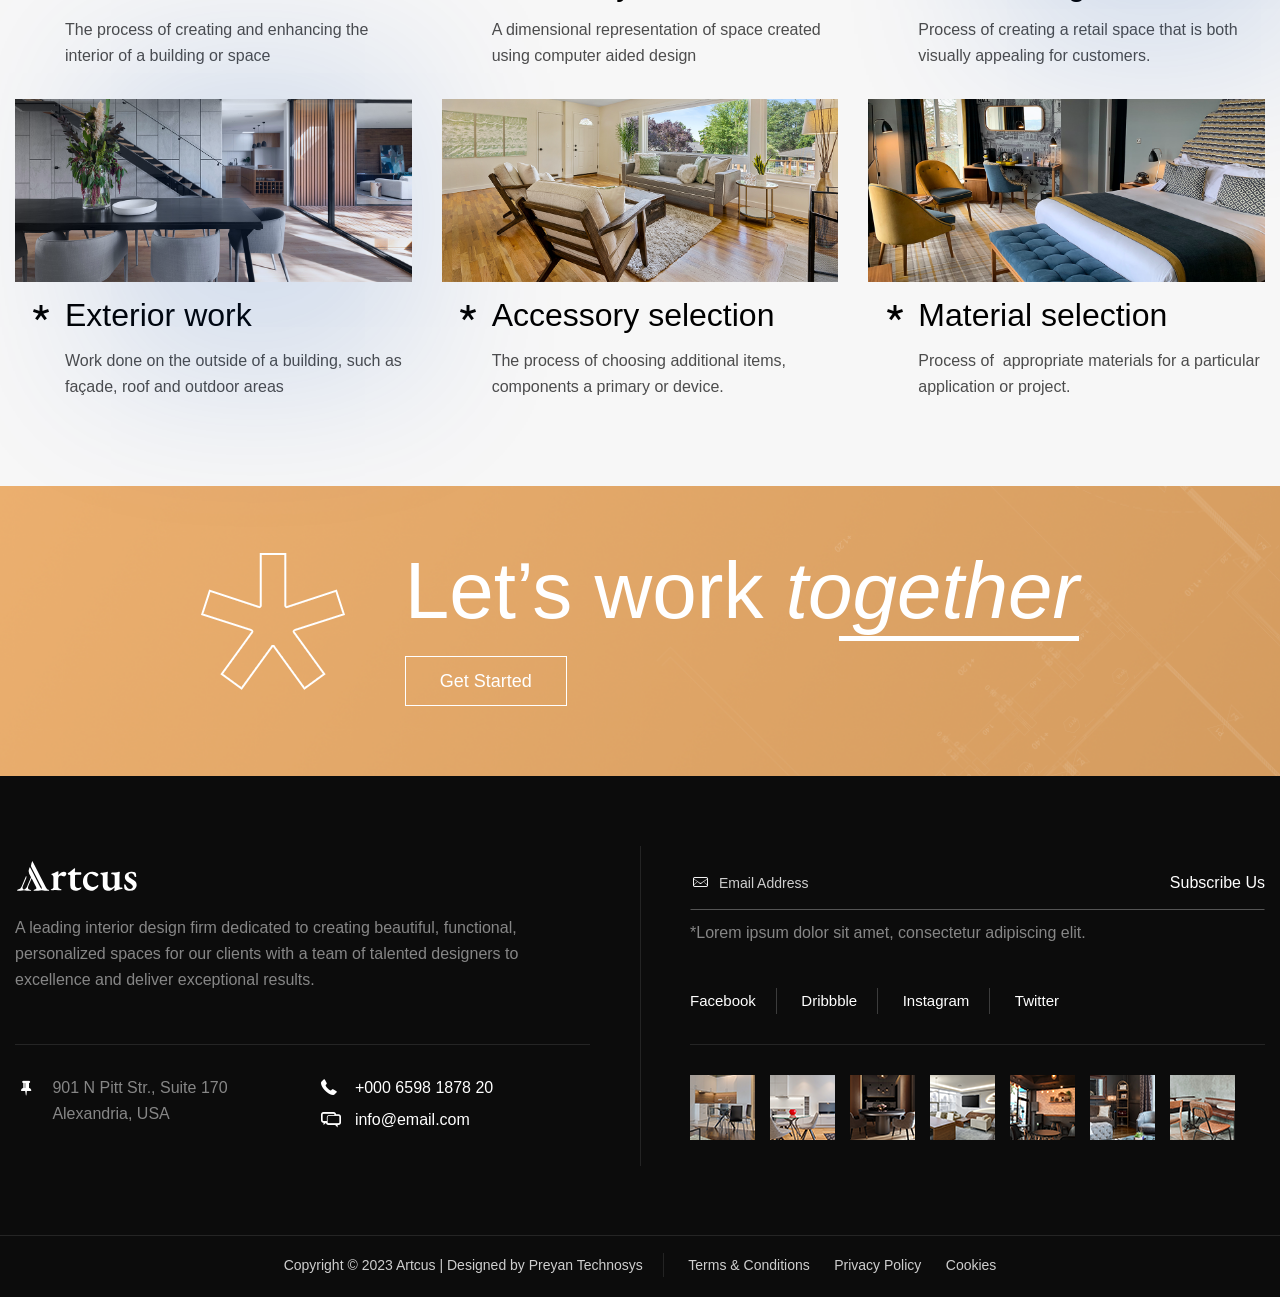
<file: services.html>
<!DOCTYPE html>
<html lang="en">

<!-- Mirrored from https://cymolthemes.com/html/artcus/services.html by HTTrack Website Copier/3.x [XR&CO], Sat, 21 Nov 2026 06:48:28 GMT -->
<head>
  <meta charset="utf-8">
  <title>Artcus - Architecture and Interior Design Template</title>
  <meta content="width=device-width, initial-scale=1" name="viewport">
  <meta name=”keywords” content="Artcus - Interior Designer & Architecture WordPress Theme, Artcus - Interior Designer & Architecture HTML Template, themes & template, html5 template, WordPress theme, unlimited colours available, ui/ux,ui/ux design, best html template, html template, html, JavaScript, best css theme,css3, elementor theme, latest premium themes 2024, latest premium templates 2024, preyan technosys Pvt.Ltd,cymol themes, themetech mount, Web 3.0, multi-theme, website theme and template, WooCommerce, bootstrap template, web templates, responsive ">
  
  <link href="css/bootstrap.min.css" rel="stylesheet" type="text/css">
  <link href="css/aos.css" rel="stylesheet" type="text/css">
  <link href="css/animate.css" rel="stylesheet" type="text/css">
  <link href="css/all.min.css" rel="stylesheet" type="text/css">
  <link href="css/abuget.css" rel="stylesheet" type="text/css">
  <link href="css/fontello.css" rel="stylesheet" type="text/css">
  <link href="css/flaticon.css" rel="stylesheet" type="text/css">
  <link href="css/font-awesome.css" rel="stylesheet" type="text/css">
  <link href="css/themify-icons.css" rel="stylesheet" type="text/css">
  <link href="css/slick.css" rel="stylesheet" type="text/css">
  <link href="css/prettyPhoto.css" rel="stylesheet" type="text/css">
  <link href="css/main.css" rel="stylesheet" type="text/css">
  <link href="css/shortcode.css" rel="stylesheet" type="text/css">
  <link href="css/style.css" rel="stylesheet" type="text/css">
  <link href="css/megamenu.css" rel="stylesheet" type="text/css">
  <link href="css/responsive.css" rel="stylesheet" type="text/css">
  <link href="images/favicon.png" rel="shortcut icon" type="image/x-icon">
  <link href="images/webclip.png" rel="apple-touch-icon">
</head>
<body class="body">
  <div class="page">
    <header class="header prt-header-style-1">
      <div class="header-content-wrapper">
        <div class="header-navigation">
          <div class="container">
            <div class="site-navigation">
              <div class="site-branding">
                  <h1>
                      <a class="home-link" href="index.html" title="artcus" rel="home">
                          <img src="images/logo.svg" width="124" height="30" alt="logo" class="logo">
                      </a>
                  </h1>
              </div>
              <div class="site-menu">
                <div class="btn-show-menu-mobile menubar menubar--squeeze">
                    <span class="menubar-box">
                        <span class="menubar-inner"></span>
                    </span>
                </div>                
                <nav class="main-menu menu-mobile" id="menu">
                    <ul class="menu slide-menu">
                        <li class="mega-menu-item with-submenu">
                            <a class="mega-menu-link" href="index.html">Home</a>
                            <ul class="mega-submenu" role="menu">
                                <li>
                                    <div class="row">
                                        <div class="col-menu col-xl-6 col-lg-12">
                                            <div class="content">
                                                <ul class="menu-col">
                                                    <li><a href="index.html">Home</a></li>
                                                    <li><a href="homepage-2.html">Home 2</a></li>
                                                </ul>
                                            </div>
                                        </div>
                                        <div class="col-menu col-xl-6 col-lg-12">
                                            <div class="content">
                                                <ul class="menu-col">
                                                    <li><a href="index.html">Header Style 01</a></li>
                                                    <li><a href="homepage-2.html">Header Style 02</a></li>                                          
                                                </ul>
                                            </div>
                                        </div>    
                                    </div>
                                </li>
                            </ul>
                        </li>
                        <li class="mega-menu-item with-submenu">
                            <a href="#" class="mega-menu-link">Pages</a>
                            <ul class="mega-submenu" role="menu">
                                <li>
                                    <div class="row">
                                        <div class="col-menu col-xl-6 col-lg-12">
                                            <div class="content">
                                                <ul class="menu-col">
                                                    <li><a href="about.html">About</a></li>
                                                    <li><a href="services.html">Service</a></li>
                                                    <li><a href="blog.html">Blog</a></li>
                                                    <li><a href="portfolio.html">Portfolio</a></li>
                                                    <li><a href="team.html">Our Team</a></li>
                                                    <li><a href="contact.html">Contact Us</a></li>
                                                </ul>
                                            </div>
                                        </div>
                                        <div class="col-menu col-xl-6 col-lg-12">
                                            <div class="content">
                                                <ul class="menu-col">
                                                    <li><a href="services-details.html">Services Details</a></li>
                                                    <li><a href="portfolios-details.html">Portfolio Details</a></li>
                                                    <li><a href="blog-details.html">Blog Details</a></li> 
                                                    <li><a href="team-details.html">Team Details</a></li>
                                                    <li><a href="faq.html">FAQ</a></li>
                                                    <li><a href="404.html">404 Page</a></li>                                           
                                                </ul>
                                            </div>
                                        </div>    
                                    </div>
                                </li>
                            </ul>
                        </li>
                        <li class="mega-menu-item active">
                            <a href="services.html" class="mega-menu-link">Services</a>
                        </li>
                        <li class="mega-menu-item">
                            <a href="blog.html" class="mega-menu-link">Blog</a>
                        </li>
                        <li class="mega-menu-item">
                            <a href="portfolio.html" class="mega-menu-link">Portfolio</a>
                        </li>
                        <li class="mega-menu-item">
                            <a href="contact.html" class="mega-menu-link">Contact</a>
                        </li>
                    </ul>
                </nav>
                <div class="header-extra">
                  <div class="header-extra-item">
                    <a href="contact.html">Get Quote</a>
                  </div>
                </div>
              </div>
            </div>
          </div>
        </div>
      </div>
    </header>
    <section class="page-title prt-row">
      <div class="container">
        <div class="page-title-inner">
          <div class="page-title-wrapper">
            <div data-prt-id="prt-12" class="page-title-heading-block">
              <h2 class="page-title-heading">services</h2>
            </div>
            <div data-prt-id="prt-13" class="page-title-bradcrumb">
              <div class="breadcrumb-home">
                <a href="index.html" class="bradcrumb-home-link">home</a>
              </div>
              <div class="bradcrumb-seprator">
                <div class="bradcrumb-seprator-icon">-</div>
              </div>
              <div class="bradcrumb-page">
                <div class="bradcrumb-page-name">services</div>
              </div>
            </div>
          </div>
        </div>
      </div>
    </section>
    <section class="service-solution-section prt-row">
      <div class="container">
        <div class="row">
          <div class="col-lg-12">
            <div class="service-solution-section-wrapper">
              <div class="row">
                <div class="col-lg-12" data-aos="fade-up">
                  <div class="service-solution-section-title-wrapper">
                    <div class="section-title zero-margin">
                      <h2 class="section-title-heading zero-margin">Best solutions for <br>your dream</h2>
                    </div>
                  </div>
                </div>
              </div>
              <div class="row">
                <div class="col-lg-12">
                  <div class="service-solution-section-content-wrapper">
                    <div class="row g-0" data-aos="fade-up">
                      <div class="col-lg-4">
                        <div class="solution-item-wrapper bottom">
                          <div class="solution-item">
                            <h3 class="solution-item-title">Strategic Planning</h3>
                            <p class="solution-item-description">The process of defining an organization&#x27;s goals and objectives, and developing a comprehensive plan to achieve them.</p>
                            <div class="solution-item-number">01</div>
                            <div class="solution-item-square"></div>
                            <div class="solution-item-verticle"></div>
                          </div>
                        </div>
                      </div>
                      <div class="col-lg-4">
                        <div class="solution-item-wrapper center">
                          <div class="solution-item">
                            <h3 class="solution-item-title">Design Development</h3>
                            <p class="solution-item-description">A stage in the design process where the initial concept is refined and developed into a more detailed and functional design</p>
                            <div class="solution-item-number">02</div>
                            <div class="solution-item-square"></div>
                            <div class="solution-item-verticle"></div>
                          </div>
                        </div>
                      </div>
                      <div class="col-lg-4">
                        <div class="solution-item-wrapper top">
                          <div class="solution-item">
                            <h3 class="solution-item-title">Colonial Work</h3>
                            <p class="solution-item-description">Construction work refers to process of building assembling a structure such as a building, bridge, or road, construction work</p>
                            <div class="solution-item-number">03</div>
                            <div class="solution-item-square"></div>
                            <div class="solution-item-verticle"></div>
                          </div>
                        </div>
                      </div>
                    </div>
                    <div class="service-button-block" data-aos="fade-up">
                      <a href="contact.html" class="round-button prt-button">Contat Us</a>
                    </div>
                  </div>
                </div>
              </div>
            </div>
          </div>
        </div>
      </div>
    </section>
    <section class="service-types-section prt-row">
      <div class="container">
        <div class="row">
          <div class="col-lg-12" data-aos="fade-up">
            <div class="service-types-section-title-wrapper">
              <div class="section-title text-center">
                <h2 class="section-title-heading">Services we’re providing</h2>
                <p id="prt-node-45" class="section-title-description">Transform your living space with our expert interior design services. From consultation <br>to Installation, we bring your vision to life.</p>
              </div>
            </div>
          </div>
        </div>
        <div class="row">
          <div class="col-lg-12" data-aos="fade-up">
            <div class="service-types-section-content-wrapper">
              <div class="row">
                <div class="col-lg-4 col-md-6">
                  <div class="service-item">
                    <div class="service-item-thumbnail">
                      <img src="images/service-01.png" alt="service-01" class="service-item-image">
                    </div>
                    <div class="service-item-content">
                      <div class="service-item-icon"><i class="icon-asterisk"></i></div>
                      <h3 class="service-item-title"><a href="services-details.html">Interior work</a></h3>
                      <div class="service-item-description">The process of creating and enhancing the interior of a building or space</div>
                    </div>
                  </div>
                </div>
                <div class="col-lg-4 col-md-6">
                  <div class="service-item">
                    <div class="service-item-thumbnail">
                      <img src="images/service-02.png" alt="service-02" class="service-item-image">
                    </div>
                    <div class="service-item-content">
                      <div class="service-item-icon"><i class="icon-asterisk"></i></div>
                      <h3 class="service-item-title"><a href="services-details.html">2D/3D layouts</a></h3>
                      <div class="service-item-description">A dimensional representation of space created using computer aided design</div>
                    </div>
                  </div>
                </div>
                <div class="col-lg-4 col-md-6">
                  <div class="service-item">
                    <div class="service-item-thumbnail">
                      <img src="images/service-03.png" alt="service-03" class="service-item-image">
                    </div>
                    <div class="service-item-content">
                      <div class="service-item-icon"><i class="icon-asterisk"></i></div>
                      <h3 class="service-item-title"><a href="services-details.html">Retail designs</a></h3>
                      <div class="service-item-description">Process of creating a retail space that is both visually appealing for customers.</div>
                    </div>
                  </div>
                </div>
                <div class="col-lg-4 col-md-6">
                  <div class="service-item">
                    <div class="service-item-thumbnail">
                      <img src="images/service-04.png" alt="service-04" class="service-item-image">
                    </div>
                    <div class="service-item-content">
                      <div class="service-item-icon"><i class="icon-asterisk"></i></div>
                      <h3 class="service-item-title"><a href="services-details.html">Exterior work</a></h3>
                      <div class="service-item-description">Work done on the outside of a building, such as façade, roof and outdoor areas</div>
                    </div>
                  </div>
                </div>
                <div class="col-lg-4 col-md-6">
                  <div class="service-item">
                    <div class="service-item-thumbnail">
                      <img src="images/service-05.png" alt="service-05" class="service-item-image">
                    </div>
                    <div class="service-item-content">
                      <div class="service-item-icon"><i class="icon-asterisk"></i></div>
                      <h3 class="service-item-title"><a href="services-details.html">Accessory selection</a></h3>
                      <div class="service-item-description">The process of choosing additional items, components a primary or device.</div>
                    </div>
                  </div>
                </div>
                <div class="col-lg-4 col-md-6">
                  <div class="service-item">
                    <div class="service-item-thumbnail">
                      <img src="images/service-06.png" alt="service-06" class="service-item-image">
                    </div>
                    <div class="service-item-content">
                      <div class="service-item-icon"><i class="icon-asterisk"></i></div>
                      <h3 class="service-item-title"><a href="services-details.html">Material selection</a></h3>
                      <div class="service-item-description">Process of  appropriate materials for a particular application or project.</div>
                    </div>
                  </div>
                </div>
              </div>
            </div>
            <div class="boxshadow style5"></div>
            <div class="boxshadow style6"></div>
          </div>
        </div>
      </div>
    </section>
    <section class="service-cta-section prt-row">
      <div class="container">
        <div class="row">
          <div class="col-lg-12" data-aos="fade-up">
            <div class="service-cta-section-content-wrapper">
              <div class="row">
                <div class="cta-item">
                  <div data-prt-id="prt-20" class="cta-item-thumbnail">
                    <img src="images/cta-image.png" alt="cta-image" class="cta-item-image">
                  </div>
                  <div class="cta-item-content">
                    <div class="cta-item-title-block">
                      <div class="cta-item-underline"></div>
                      <h3 class="cta-item-title">Let’s work <span class="cta-item-title-link">together</span>
                      </h3>
                    </div>
                    <div class="cta-button-block">
                      <a href="index.html" class="button button-white prt-button">Get Started</a>
                    </div>
                  </div>
                </div>
              </div>
            </div>
          </div>
        </div>
      </div>
    </section>
     <footer class="footer prt-row">
      <div class="container">
        <div class="top-footer">
          <div class="row">
            <div class="col-lg-6 pr-50 res-991-pr-15">
              <div class="footer-widget first-widget">
                <a href="index.html" aria-current="page" class="footer-logo prt--current">
                  <img src="images/footer-logo.svg" width="124" height="30" alt="logo" class="logo">
                </a>
                <div class="footer-description">
                  <p class="footer-description-text">A leading interior design firm dedicated to creating beautiful, functional, personalized spaces for our clients with a team of talented designers to excellence and deliver exceptional results.</p>
                </div>
              </div>
            </div>
            <div class="col-lg-6 pl-50 res-991-pl-15">
              <div class="footer-widget second-widget">
                <div class="footer-widget-subscribe">
                  <div class="footer-form prt-form">
                    <form id="email-form" name="email-form" data-name="Email Form" method="get" class="footer-subscribe-form"><input type="email" class="footer-subscribe-input prt-input" maxlength="256" name="Email" data-name="Email" placeholder="Email Address" id="footer-email"><input type="submit" value="Subscribe Us" data-wait="Please wait..." class="footer-subscribe-button prt-button">
                      <div class="footer-subscribe-icon"><i class="icon-mail-2"></i></div>
                      <div class="footer-subscribe-instruction">*Lorem ipsum dolor sit amet, consectetur adipiscing elit.</div>
                    </form>
                    <div class="prt-form-done">
                      <div>Thank you! Your submission has been received!</div>
                    </div>
                    <div class="prt-form-fail">
                      <div>Oops! Something went wrong while submitting the form.</div>
                    </div>
                  </div>
                  <div class="footer-social-items">
                    <ul class="footer-social-list">
                      <li class="footer-social-list-item">
                        <a href="https://www.facebook.com/preyantechnosys19" target="_blank" class="footer-social-list-link">Facebook</a>
                      </li>
                      <li class="footer-social-list-item">
                        <a href="https://www.facebook.com/preyantechnosys19" target="_blank" class="footer-social-list-link">dribbble</a>
                      </li>
                      <li class="footer-social-list-item">
                        <a href="https://www.facebook.com/preyantechnosys19" target="_blank" class="footer-social-list-link">instagram</a>
                      </li>
                      <li class="footer-social-list-item last-child">
                        <a href="https://www.facebook.com/preyantechnosys19" target="_blank" class="footer-social-list-link">twitter</a>
                      </li>
                    </ul>
                  </div>
                </div>
              </div>
            </div>
            <div class="col-lg-6 pr-50 res-991-pr-15">
              <div class="footer-widget third-widget">
                <div class="footer-widget-contact">
                  <div class="prt-layout-grid footer-contact-grid">
                    <div class="footer-address">
                      <span class="footer-address-icon"><i class="icon-pin"></i></span>
                      <p class="footer-address-text">901 N Pitt Str., Suite 170 <br>Alexandria, USA</p>
                    </div>
                    <div class="footer-contact">
                      <div class="footer-contact-phone">
                        <a href="tel:+0006598187820" class="footer-contact-phone-icon"><i class="icon-phone"></i></a>
                        <a href="tel:+0006598187820" class="footer-contact-phone-text">+000 6598 1878 20</a>
                      </div>
                      <div class="footer-contact-mail">
                        <a href="mailto:info@email.com" class="footer-contact-mail-icon"><i class="icon-chat-alt"></i></a>
                        <a href="mailto:info@email.com" class="footer-contact-mail-text">info@email.com</a>
                      </div>
                    </div>
                  </div>
                </div>
              </div>
            </div>
            <div class="col-lg-6 pl-50 res-991-pl-15">
              <div class="footer-widget fourth-widget">
                <div id="gallery" class="gallery-wrapper masonry-grid">
                    <figure class="gallery-item">
                        <div class="gallery-icon">
                            <a class="prt_prettyphoto" href="images/gallery-01.png" rel="prettyPhoto[coregallery]" data-rel="prettyPhoto">
                            <img width="150" height="150" class="img-fluid" src="images/gallery-item-01.png" alt="gellary_img"></a>
                        </div>
                    </figure>
                    <figure class="gallery-item">
                        <div class="gallery-icon">
                            <a class="prt_prettyphoto" href="images/gallery-02.png" rel="prettyPhoto[coregallery]" data-rel="prettyPhoto">
                            <img width="150" height="150" class="img-fluid" src="images/gallery-item-02.png" alt="gellary_img"></a>
                        </div>
                    </figure>
                    <figure class="gallery-item">
                        <div class="gallery-icon">
                            <a class="prt_prettyphoto" href="images/gallery-03.png" rel="prettyPhoto[coregallery]" data-rel="prettyPhoto"><img width="150" height="150" class="img-fluid" src="images/gallery-item-03.png" alt="gellary_img"></a>
                        </div>
                    </figure>
                    <figure class="gallery-item">
                        <div class="gallery-icon">
                            <a class="prt_prettyphoto" href="images/gallery-04.png" rel="prettyPhoto[coregallery]" data-rel="prettyPhoto"><img width="150" height="150" class="img-fluid" src="images/gallery-item-04.png" alt="gellary_img"></a>
                        </div>
                    </figure>
                    <figure class="gallery-item">
                        <div class="gallery-icon">
                            <a class="prt_prettyphoto" href="images/gallery-05.png" rel="prettyPhoto[coregallery]" data-rel="prettyPhoto"><img width="150" height="150" class="img-fluid" src="images/gallery-item-05.png" alt="gellary_img"></a>
                        </div>
                    </figure>
                    <figure class="gallery-item">
                        <div class="gallery-icon">
                            <a class="prt_prettyphoto" href="images/gallery-06.png" rel="prettyPhoto[coregallery]" data-rel="prettyPhoto"><img width="150" height="150" class="img-fluid" src="images/gallery-item-06.png" alt="gellary_img"></a>
                        </div>
                    </figure>
                    <figure class="gallery-item">
                        <div class="gallery-icon">
                            <a class="prt_prettyphoto" href="images/gallery-07.png" rel="prettyPhoto[coregallery]" data-rel="prettyPhoto"><img width="150" height="150" class="img-fluid" src="images/gallery-item-07.png" alt="gellary_img"></a>
                        </div>
                    </figure>
                </div>
                <div class="footer-widget-phone">
                  <a href="tel:+0006598187820" class="footer-widget-phone-link">+000 6598 1878 20</a>
                </div>
              </div>
            </div>
          </div>
          <div class="footer-vertical-line"></div>
        </div>
      </div>
      <div class="container-fluid zero-padding prt-container">
        <div class="bottom-footer">
          <div class="footer-author-block">
            <div class="footer-author-text">Copyright © 2023 <a href="index.html" target="_blank" aria-current="page" class="footer-author-link prt--current">Artcus</a> | Designed by <a href="https://preyantechnosys.com/" target="_blank" class="footer-author-link">Preyan Technosys</a>
            </div>
          </div>
          <div class="footer-instruction-list">
            <a href="contact.html" class="footer-instruction-link">Terms &amp; Conditions</a>
            <a href="contact.html" class="footer-instruction-link">Privacy Policy</a>
            <a href="contact.html" class="footer-instruction-link last-child">Cookies</a>
          </div>
        </div>
      </div>
    </footer>
    <a id="totop" href="#top">
      <i class="icon-up-open"></i>
    </a>
  </div>
  <script src="js/jquery-3.7.1.min.js"></script>
  <script src="js/jquery-migrate-3.4.1.min.js"></script>
  <script src="js/bootstrap.min.js"></script>
  <script src="js/jquery-waypoints.js"></script> 
  <script src="js/numinate.min.js"></script>
  <script src="js/circle-progress.min.js"></script>
  <script src="js/jquery-validate.js"></script>
  <script src="js/jquery.prettyPhoto.js"></script>
  <script src="js/imagesloaded.min.js"></script>
  <script src="js/jquery-isotope.js"></script>
  <script src="js/slick.min.js"></script>
  <script src="js/aos.js"></script>
  <script src="js/gsap.js"></script>
  <script src="js/scrolltrigger.js"></script>
  <script src="js/splittext.js"></script>
  <script src="js/cursor.js"></script>
  <script src="js/magnetic.js"></script>
  <script src="js/gsap-animation.js"></script>
  <script src="js/tweenmax.js"></script>
  <script src="js/main.js"></script>
</body>

<!-- Mirrored from https://cymolthemes.com/html/artcus/services.html by HTTrack Website Copier/3.x [XR&CO], Sat, 21 Nov 2026 06:48:39 GMT -->
</html>
</file>
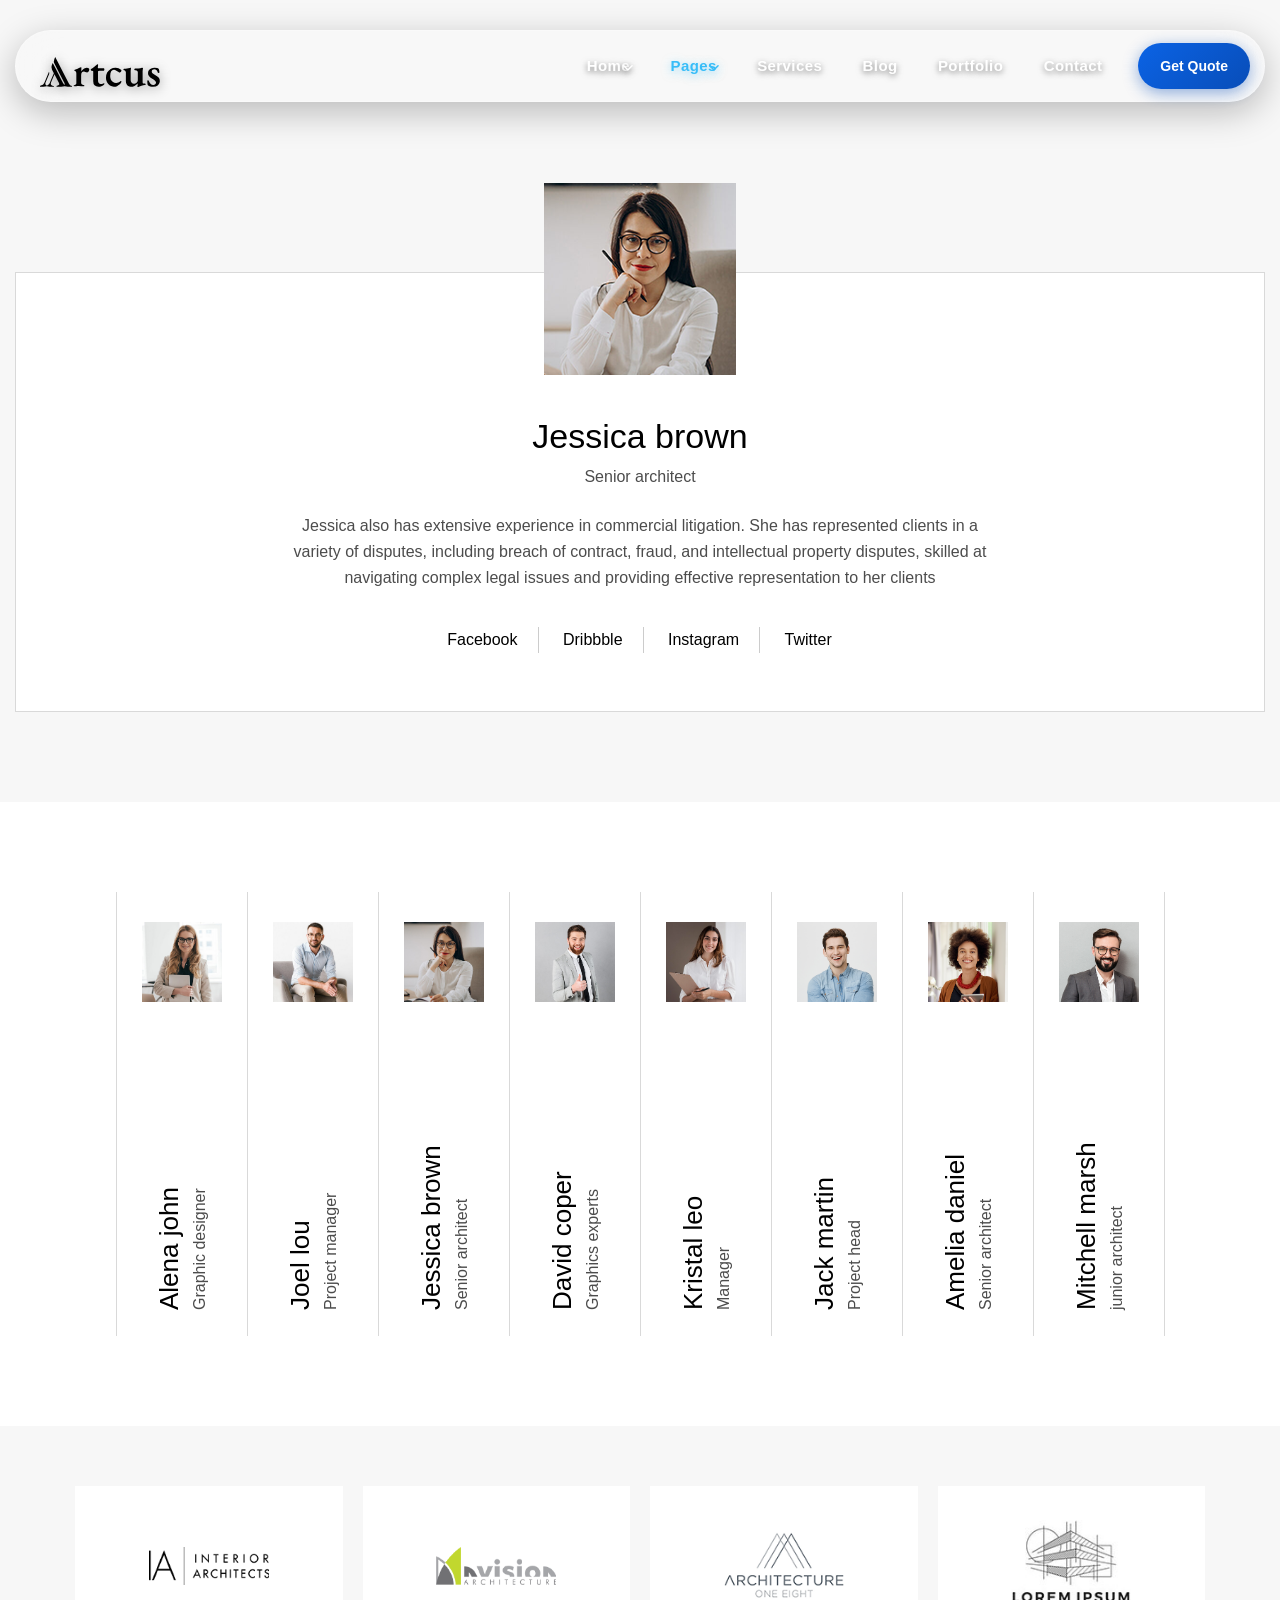
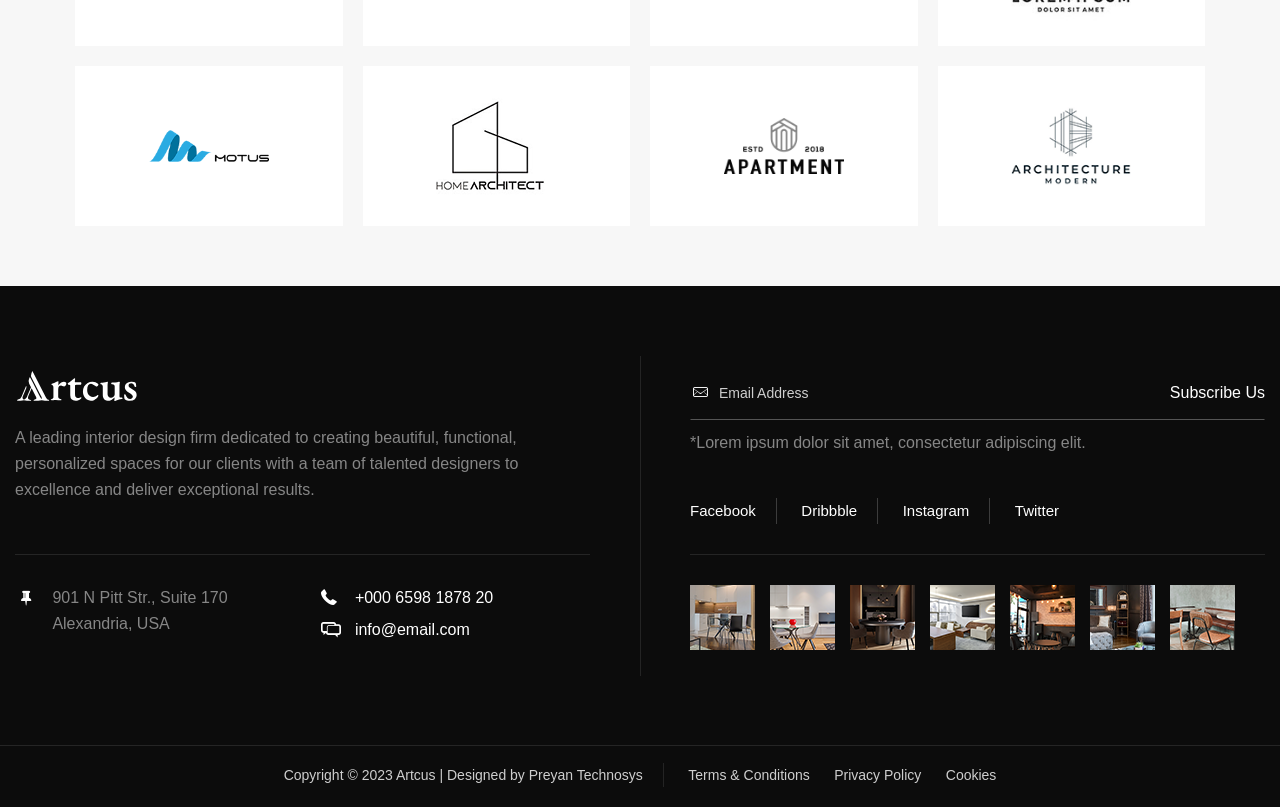
<file: team-details.html>
<!DOCTYPE html>
<html lang="en">

<!-- Mirrored from https://cymolthemes.com/html/artcus/team-details.html by HTTrack Website Copier/3.x [XR&CO], Sat, 21 Nov 2026 06:48:51 GMT -->
<head>
  <meta charset="utf-8">
  <title>Artcus - Architecture and Interior Design Template</title>
  <meta content="width=device-width, initial-scale=1" name="viewport">
  <meta name=”keywords” content="Artcus - Interior Designer & Architecture WordPress Theme, Artcus - Interior Designer & Architecture HTML Template, themes & template, html5 template, WordPress theme, unlimited colours available, ui/ux,ui/ux design, best html template, html template, html, JavaScript, best css theme,css3, elementor theme, latest premium themes 2024, latest premium templates 2024, preyan technosys Pvt.Ltd,cymol themes, themetech mount, Web 3.0, multi-theme, website theme and template, WooCommerce, bootstrap template, web templates, responsive ">
  
  <link href="css/bootstrap.min.css" rel="stylesheet" type="text/css">
  <link href="css/aos.css" rel="stylesheet" type="text/css">
  <link href="css/animate.css" rel="stylesheet" type="text/css">
  <link href="css/all.min.css" rel="stylesheet" type="text/css">
  <link href="css/abuget.css" rel="stylesheet" type="text/css">
  <link href="css/fontello.css" rel="stylesheet" type="text/css">
  <link href="css/flaticon.css" rel="stylesheet" type="text/css">
  <link href="css/font-awesome.css" rel="stylesheet" type="text/css">
  <link href="css/themify-icons.css" rel="stylesheet" type="text/css">
  <link href="css/slick.css" rel="stylesheet" type="text/css">
  <link href="css/prettyPhoto.css" rel="stylesheet" type="text/css">
  <link href="css/main.css" rel="stylesheet" type="text/css">
  <link href="css/shortcode.css" rel="stylesheet" type="text/css">
  <link href="css/style.css" rel="stylesheet" type="text/css">
  <link href="css/megamenu.css" rel="stylesheet" type="text/css">
  <link href="css/responsive.css" rel="stylesheet" type="text/css">
  <link href="images/favicon.png" rel="shortcut icon" type="image/x-icon">
  <link href="images/webclip.png" rel="apple-touch-icon">
</head>
<body class="body">
  <div class="page">
    <header class="header prt-header-style-1">
      <div class="header-content-wrapper">
        <div class="header-navigation">
          <div class="container">
            <div class="site-navigation">
              <div class="site-branding">
                  <h1>
                      <a class="home-link" href="index.html" title="artcus" rel="home">
                          <img src="images/logo.svg" width="124" height="30" alt="logo" class="logo">
                      </a>
                  </h1>
              </div>
              <div class="site-menu">
                <div class="btn-show-menu-mobile menubar menubar--squeeze">
                    <span class="menubar-box">
                        <span class="menubar-inner"></span>
                    </span>
                </div>                
                <nav class="main-menu menu-mobile" id="menu">
                    <ul class="menu slide-menu">
                        <li class="mega-menu-item with-submenu">
                            <a class="mega-menu-link" href="index.html">Home</a>
                            <ul class="mega-submenu" role="menu">
                                <li>
                                    <div class="row">
                                        <div class="col-menu col-xl-6 col-lg-12">
                                            <div class="content">
                                                <ul class="menu-col">
                                                    <li><a href="index.html">Home</a></li>
                                                    <li><a href="homepage-2.html">Home 2</a></li>
                                                </ul>
                                            </div>
                                        </div>
                                        <div class="col-menu col-xl-6 col-lg-12">
                                            <div class="content">
                                                <ul class="menu-col">
                                                    <li><a href="index.html">Header Style 01</a></li>
                                                    <li><a href="homepage-2.html">Header Style 02</a></li>                                          
                                                </ul>
                                            </div>
                                        </div>    
                                    </div>
                                </li>
                            </ul>
                        </li>
                        <li class="mega-menu-item with-submenu active">
                            <a href="#" class="mega-menu-link">Pages</a>
                            <ul class="mega-submenu" role="menu">
                                <li>
                                    <div class="row">
                                        <div class="col-menu col-xl-6 col-lg-12">
                                            <div class="content">
                                                <ul class="menu-col">
                                                    <li><a href="about.html">About</a></li>
                                                    <li><a href="services.html">Service</a></li>
                                                    <li><a href="blog.html">Blog</a></li>
                                                    <li><a href="portfolio.html">Portfolio</a></li>
                                                    <li><a href="team.html">Our Team</a></li>
                                                    <li><a href="contact.html">Contact Us</a></li>
                                                </ul>
                                            </div>
                                        </div>
                                        <div class="col-menu col-xl-6 col-lg-12">
                                            <div class="content">
                                                <ul class="menu-col">
                                                    <li><a href="services-details.html">Services Details</a></li>
                                                    <li><a href="portfolios-details.html">Portfolio Details</a></li>
                                                    <li><a href="blog-details.html">Blog Details</a></li> 
                                                    <li class="active"><a href="team-details.html">Team Details</a></li>
                                                    <li><a href="faq.html">FAQ</a></li>
                                                    <li><a href="404.html">404 Page</a></li>                                           
                                                </ul>
                                            </div>
                                        </div>    
                                    </div>
                                </li>
                            </ul>
                        </li>
                        <li class="mega-menu-item">
                            <a href="services.html" class="mega-menu-link">Services</a>
                        </li>
                        <li class="mega-menu-item">
                            <a href="blog.html" class="mega-menu-link">Blog</a>
                        </li>
                        <li class="mega-menu-item">
                            <a href="portfolio.html" class="mega-menu-link">Portfolio</a>
                        </li>
                        <li class="mega-menu-item">
                            <a href="contact.html" class="mega-menu-link">Contact</a>
                        </li>
                    </ul>
                </nav>
                <div class="header-extra">
                  <div class="header-extra-item">
                    <a href="contact.html">Get Quote</a>
                  </div>
                </div>
              </div>
            </div>
          </div>
        </div>
      </div>
    </header>
    <section class="team-details-section prt-row">
      <div class="container">
        <div class="row">
          <div class="col-lg-12">
            <div class="team-details-section-content-wrapper">
              <div class="team-details-info">
                <div class="team-details-item">
                  <div class="team-details-item-thumbnail">
                    <img src="images/team-detail-image.png" alt="team-details-image" class="team-details-item-image">
                  </div>
                  <div class="team-details-item-content">
                    <h2 class="team-details-item-heading">Jessica brown</h2>
                    <h2 class="team-details-item-designation">Senior architect</h2>
                    <p class="team-details-item-description">Jessica also has extensive experience in commercial litigation. She has represented clients in a variety of disputes, including breach of contract, fraud, and intellectual property disputes, skilled at navigating complex legal issues and providing effective representation to her clients</p>
                    <div class="team-details-social-icons">
                      <ul class="team-details-social-list">
                        <li class="team-details-social-list-item">
                          <a href="https://www.facebook.com/preyantechnosys19" target="_blank" class="team-details-social-list-link">Facebook</a>
                        </li>
                        <li class="team-details-social-list-item">
                          <a href="https://www.facebook.com/preyantechnosys19" target="_blank" class="team-details-social-list-link">Dribbble</a>
                        </li>
                        <li class="team-details-social-list-item">
                          <a href="https://www.facebook.com/preyantechnosys19" target="_blank" class="team-details-social-list-link">Instagram</a>
                        </li>
                        <li class="team-details-social-list-item last-child">
                          <a href="https://www.facebook.com/preyantechnosys19" target="_blank" class="team-details-social-list-link">Twitter</a>
                        </li>
                      </ul>
                    </div>
                  </div>
                </div>
              </div>
            </div>
          </div>
        </div>
      </div>
    </section>
    <section class="team-details-team-section prt-row">
      <div class="container">
        <div class="team-details-team-section-content-wrapper">
          <div class="team-section-list-wrapper">
            <div role="list" class="team-section-list">
              <div role="listitem" class="team-item">
                <div class="team-item-inner">
                  <div class="team-thumbnail">
                    <img src="images/team-01.png" alt="team-01" class="team-image">
                  </div>
                  <div class="team-content">
                    <h3 class="team-name"><a href="team-details.html">Alena john</a></h3>
                    <div class="team-designation">Graphic designer</div>
                  </div>
                </div>
              </div>
              <div role="listitem" class="team-item">
                <div class="team-item-inner">
                  <div class="team-thumbnail">
                    <img src="images/team-02.png" alt="team-02" class="team-image">
                  </div>
                  <div class="team-content">
                    <h3 class="team-name"><a href="team-details.html">Joel lou</a></h3>
                    <div class="team-designation">Project manager</div>
                  </div>
                </div>
              </div>
              <div role="listitem" class="team-item">
                <div class="team-item-inner">
                  <div class="team-thumbnail">
                    <img src="images/team-03.png" alt="team-03" class="team-image">
                  </div>
                  <div class="team-content">
                    <h3 class="team-name"><a href="team-details.html">Jessica brown</a></h3>
                    <div class="team-designation">Senior architect</div>
                  </div>
                </div>
              </div>
              <div role="listitem" class="team-item">
                <div class="team-item-inner">
                  <div class="team-thumbnail">
                    <img src="images/team-04.png" alt="team-04" class="team-image">
                  </div>
                  <div class="team-content">
                    <h3 class="team-name"><a href="team-details.html">David coper</a></h3>
                    <div class="team-designation">Graphics experts</div>
                  </div>
                </div>
              </div>
              <div role="listitem" class="team-item">
                <div class="team-item-inner">
                  <div class="team-thumbnail">
                    <img src="images/team-05.png" alt="team-05" class="team-image">
                  </div>
                  <div class="team-content">
                    <h3 class="team-name"><a href="team-details.html">Kristal leo</a></h3>
                    <div class="team-designation">Manager</div>
                  </div>
                </div>
              </div>
              <div role="listitem" class="team-item">
                <div class="team-item-inner">
                  <div class="team-thumbnail">
                    <img src="images/team-06.png" alt="team-06" class="team-image">
                  </div>
                  <div class="team-content">
                    <h3 class="team-name"><a href="team-details.html">Jack martin</a></h3>
                    <div class="team-designation">Project head</div>
                  </div>
                </div>
              </div>
              <div role="listitem" class="team-item">
                <div class="team-item-inner">
                  <div class="team-thumbnail">
                    <img src="images/team-07.png" alt="team-07" class="team-image">
                  </div>
                  <div class="team-content">
                    <h3 class="team-name"><a href="team-details.html">Amelia daniel</a></h3>
                    <div class="team-designation">Senior architect</div>
                  </div>
                </div>
              </div>
              <div role="listitem" class="team-item last-child">
                <div class="team-item-inner">
                  <div class="team-thumbnail">
                    <img src="images/team-08.png" alt="team-08" class="team-image">
                  </div>
                  <div class="team-content">
                    <h3 class="team-name"><a href="team-details.html">Mitchell marsh</a></h3>
                    <div class="team-designation">junior architect</div>
                  </div>
                </div>
              </div>
            </div>
          </div>
        </div>
      </div>
    </section>
    <div class="team-details-client-section prt-row">
      <div class="container-fluid">
        <div class="row">
          <div class="col-lg-12">
            <div class="team-details-client-content-wrapper">
              <div class="prt-layout-grid team-details-client-item-grid">
                <div class="client-item">
                  <div class="client-thumbnail"><img src="images/client-01.png" loading="lazy" alt="client-01" class="client-image"></div>
                </div>
                <div class="client-item">
                  <div class="client-thumbnail"><img src="images/client-02.png" loading="lazy" alt="client-02" class="client-image"></div>
                </div>
                <div class="client-item">
                  <div class="client-thumbnail"><img src="images/client-03.png" loading="lazy" alt="client-03" class="client-image"></div>
                </div>
                <div class="client-item">
                  <div class="client-thumbnail"><img src="images/client-04.png" loading="lazy" alt="client-08" class="client-image"></div>
                </div>
                <div class="client-item">
                  <div class="client-thumbnail"><img src="images/client-05.png" loading="lazy" alt="client-05" class="client-image"></div>
                </div>
                <div class="client-item">
                  <div class="client-thumbnail"><img src="images/client-06.png" loading="lazy" alt="client-06" class="client-image"></div>
                </div>
                <div class="client-item">
                  <div class="client-thumbnail"><img src="images/client-07.png" loading="lazy" alt="client-07" class="client-image"></div>
                </div>
                <div class="client-item">
                  <div class="client-thumbnail"><img src="images/client-08.png" loading="lazy" alt="client-08" class="client-image"></div>
                </div>
              </div>
            </div>
          </div>
        </div>
      </div>
    </div>
     <footer class="footer prt-row">
      <div class="container">
        <div class="top-footer">
          <div class="row">
            <div class="col-lg-6 pr-50 res-991-pr-15">
              <div class="footer-widget first-widget">
                <a href="index.html" aria-current="page" class="footer-logo prt--current">
                  <img src="images/footer-logo.svg" width="124" height="30" alt="logo" class="logo">
                </a>
                <div class="footer-description">
                  <p class="footer-description-text">A leading interior design firm dedicated to creating beautiful, functional, personalized spaces for our clients with a team of talented designers to excellence and deliver exceptional results.</p>
                </div>
              </div>
            </div>
            <div class="col-lg-6 pl-50 res-991-pl-15">
              <div class="footer-widget second-widget">
                <div class="footer-widget-subscribe">
                  <div class="footer-form prt-form">
                    <form id="email-form" name="email-form" data-name="Email Form" method="get" class="footer-subscribe-form"><input type="email" class="footer-subscribe-input prt-input" maxlength="256" name="Email" data-name="Email" placeholder="Email Address" id="footer-email"><input type="submit" value="Subscribe Us" data-wait="Please wait..." class="footer-subscribe-button prt-button">
                      <div class="footer-subscribe-icon"><i class="icon-mail-2"></i></div>
                      <div class="footer-subscribe-instruction">*Lorem ipsum dolor sit amet, consectetur adipiscing elit.</div>
                    </form>
                    <div class="prt-form-done">
                      <div>Thank you! Your submission has been received!</div>
                    </div>
                    <div class="prt-form-fail">
                      <div>Oops! Something went wrong while submitting the form.</div>
                    </div>
                  </div>
                  <div class="footer-social-items">
                    <ul class="footer-social-list">
                      <li class="footer-social-list-item">
                        <a href="https://www.facebook.com/preyantechnosys19" target="_blank" class="footer-social-list-link">Facebook</a>
                      </li>
                      <li class="footer-social-list-item">
                        <a href="https://www.facebook.com/preyantechnosys19" target="_blank" class="footer-social-list-link">dribbble</a>
                      </li>
                      <li class="footer-social-list-item">
                        <a href="https://www.facebook.com/preyantechnosys19" target="_blank" class="footer-social-list-link">instagram</a>
                      </li>
                      <li class="footer-social-list-item last-child">
                        <a href="https://www.facebook.com/preyantechnosys19" target="_blank" class="footer-social-list-link">twitter</a>
                      </li>
                    </ul>
                  </div>
                </div>
              </div>
            </div>
            <div class="col-lg-6 pr-50 res-991-pr-15">
              <div class="footer-widget third-widget">
                <div class="footer-widget-contact">
                  <div class="prt-layout-grid footer-contact-grid">
                    <div class="footer-address">
                      <span class="footer-address-icon"><i class="icon-pin"></i></span>
                      <p class="footer-address-text">901 N Pitt Str., Suite 170 <br>Alexandria, USA</p>
                    </div>
                    <div class="footer-contact">
                      <div class="footer-contact-phone">
                        <a href="tel:+0006598187820" class="footer-contact-phone-icon"><i class="icon-phone"></i></a>
                        <a href="tel:+0006598187820" class="footer-contact-phone-text">+000 6598 1878 20</a>
                      </div>
                      <div class="footer-contact-mail">
                        <a href="mailto:info@email.com" class="footer-contact-mail-icon"><i class="icon-chat-alt"></i></a>
                        <a href="mailto:info@email.com" class="footer-contact-mail-text">info@email.com</a>
                      </div>
                    </div>
                  </div>
                </div>
              </div>
            </div>
            <div class="col-lg-6 pl-50 res-991-pl-15">
              <div class="footer-widget fourth-widget">
                <div id="gallery" class="gallery-wrapper masonry-grid">
                    <figure class="gallery-item">
                        <div class="gallery-icon">
                            <a class="prt_prettyphoto" href="images/gallery-01.png" rel="prettyPhoto[coregallery]" data-rel="prettyPhoto">
                            <img width="150" height="150" class="img-fluid" src="images/gallery-item-01.png" alt="gellary_img"></a>
                        </div>
                    </figure>
                    <figure class="gallery-item">
                        <div class="gallery-icon">
                            <a class="prt_prettyphoto" href="images/gallery-02.png" rel="prettyPhoto[coregallery]" data-rel="prettyPhoto">
                            <img width="150" height="150" class="img-fluid" src="images/gallery-item-02.png" alt="gellary_img"></a>
                        </div>
                    </figure>
                    <figure class="gallery-item">
                        <div class="gallery-icon">
                            <a class="prt_prettyphoto" href="images/gallery-03.png" rel="prettyPhoto[coregallery]" data-rel="prettyPhoto"><img width="150" height="150" class="img-fluid" src="images/gallery-item-03.png" alt="gellary_img"></a>
                        </div>
                    </figure>
                    <figure class="gallery-item">
                        <div class="gallery-icon">
                            <a class="prt_prettyphoto" href="images/gallery-04.png" rel="prettyPhoto[coregallery]" data-rel="prettyPhoto"><img width="150" height="150" class="img-fluid" src="images/gallery-item-04.png" alt="gellary_img"></a>
                        </div>
                    </figure>
                    <figure class="gallery-item">
                        <div class="gallery-icon">
                            <a class="prt_prettyphoto" href="images/gallery-05.png" rel="prettyPhoto[coregallery]" data-rel="prettyPhoto"><img width="150" height="150" class="img-fluid" src="images/gallery-item-05.png" alt="gellary_img"></a>
                        </div>
                    </figure>
                    <figure class="gallery-item">
                        <div class="gallery-icon">
                            <a class="prt_prettyphoto" href="images/gallery-06.png" rel="prettyPhoto[coregallery]" data-rel="prettyPhoto"><img width="150" height="150" class="img-fluid" src="images/gallery-item-06.png" alt="gellary_img"></a>
                        </div>
                    </figure>
                    <figure class="gallery-item">
                        <div class="gallery-icon">
                            <a class="prt_prettyphoto" href="images/gallery-07.png" rel="prettyPhoto[coregallery]" data-rel="prettyPhoto"><img width="150" height="150" class="img-fluid" src="images/gallery-item-07.png" alt="gellary_img"></a>
                        </div>
                    </figure>
                </div>
                <div class="footer-widget-phone">
                  <a href="tel:+0006598187820" class="footer-widget-phone-link">+000 6598 1878 20</a>
                </div>
              </div>
            </div>
          </div>
          <div class="footer-vertical-line"></div>
        </div>
      </div>
      <div class="container-fluid zero-padding prt-container">
        <div class="bottom-footer">
          <div class="footer-author-block">
            <div class="footer-author-text">Copyright © 2023 <a href="index.html" target="_blank" aria-current="page" class="footer-author-link prt--current">Artcus</a> | Designed by <a href="https://preyantechnosys.com/" target="_blank" class="footer-author-link">Preyan Technosys</a>
            </div>
          </div>
          <div class="footer-instruction-list">
            <a href="contact.html" class="footer-instruction-link">Terms &amp; Conditions</a>
            <a href="contact.html" class="footer-instruction-link">Privacy Policy</a>
            <a href="contact.html" class="footer-instruction-link last-child">Cookies</a>
          </div>
        </div>
      </div>
    </footer>
    <a id="totop" href="#top">
      <i class="icon-up-open"></i>
    </a>
  </div>
  <script src="js/jquery-3.7.1.min.js"></script>
  <script src="js/jquery-migrate-3.4.1.min.js"></script>
  <script src="js/bootstrap.min.js"></script>
  <script src="js/jquery-waypoints.js"></script> 
  <script src="js/numinate.min.js"></script>
  <script src="js/circle-progress.min.js"></script>
  <script src="js/jquery-validate.js"></script>
  <script src="js/jquery.prettyPhoto.js"></script>
  <script src="js/imagesloaded.min.js"></script>
  <script src="js/jquery-isotope.js"></script>
  <script src="js/slick.min.js"></script>
  <script src="js/aos.js"></script>
  <script src="js/gsap.js"></script>
  <script src="js/scrolltrigger.js"></script>
  <script src="js/splittext.js"></script>
  <script src="js/cursor.js"></script>
  <script src="js/magnetic.js"></script>
  <script src="js/gsap-animation.js"></script>
  <script src="js/tweenmax.js"></script>
  <script src="js/main.js"></script>
</body>

<!-- Mirrored from https://cymolthemes.com/html/artcus/team-details.html by HTTrack Website Copier/3.x [XR&CO], Sat, 21 Nov 2026 06:48:52 GMT -->
</html>
</file>
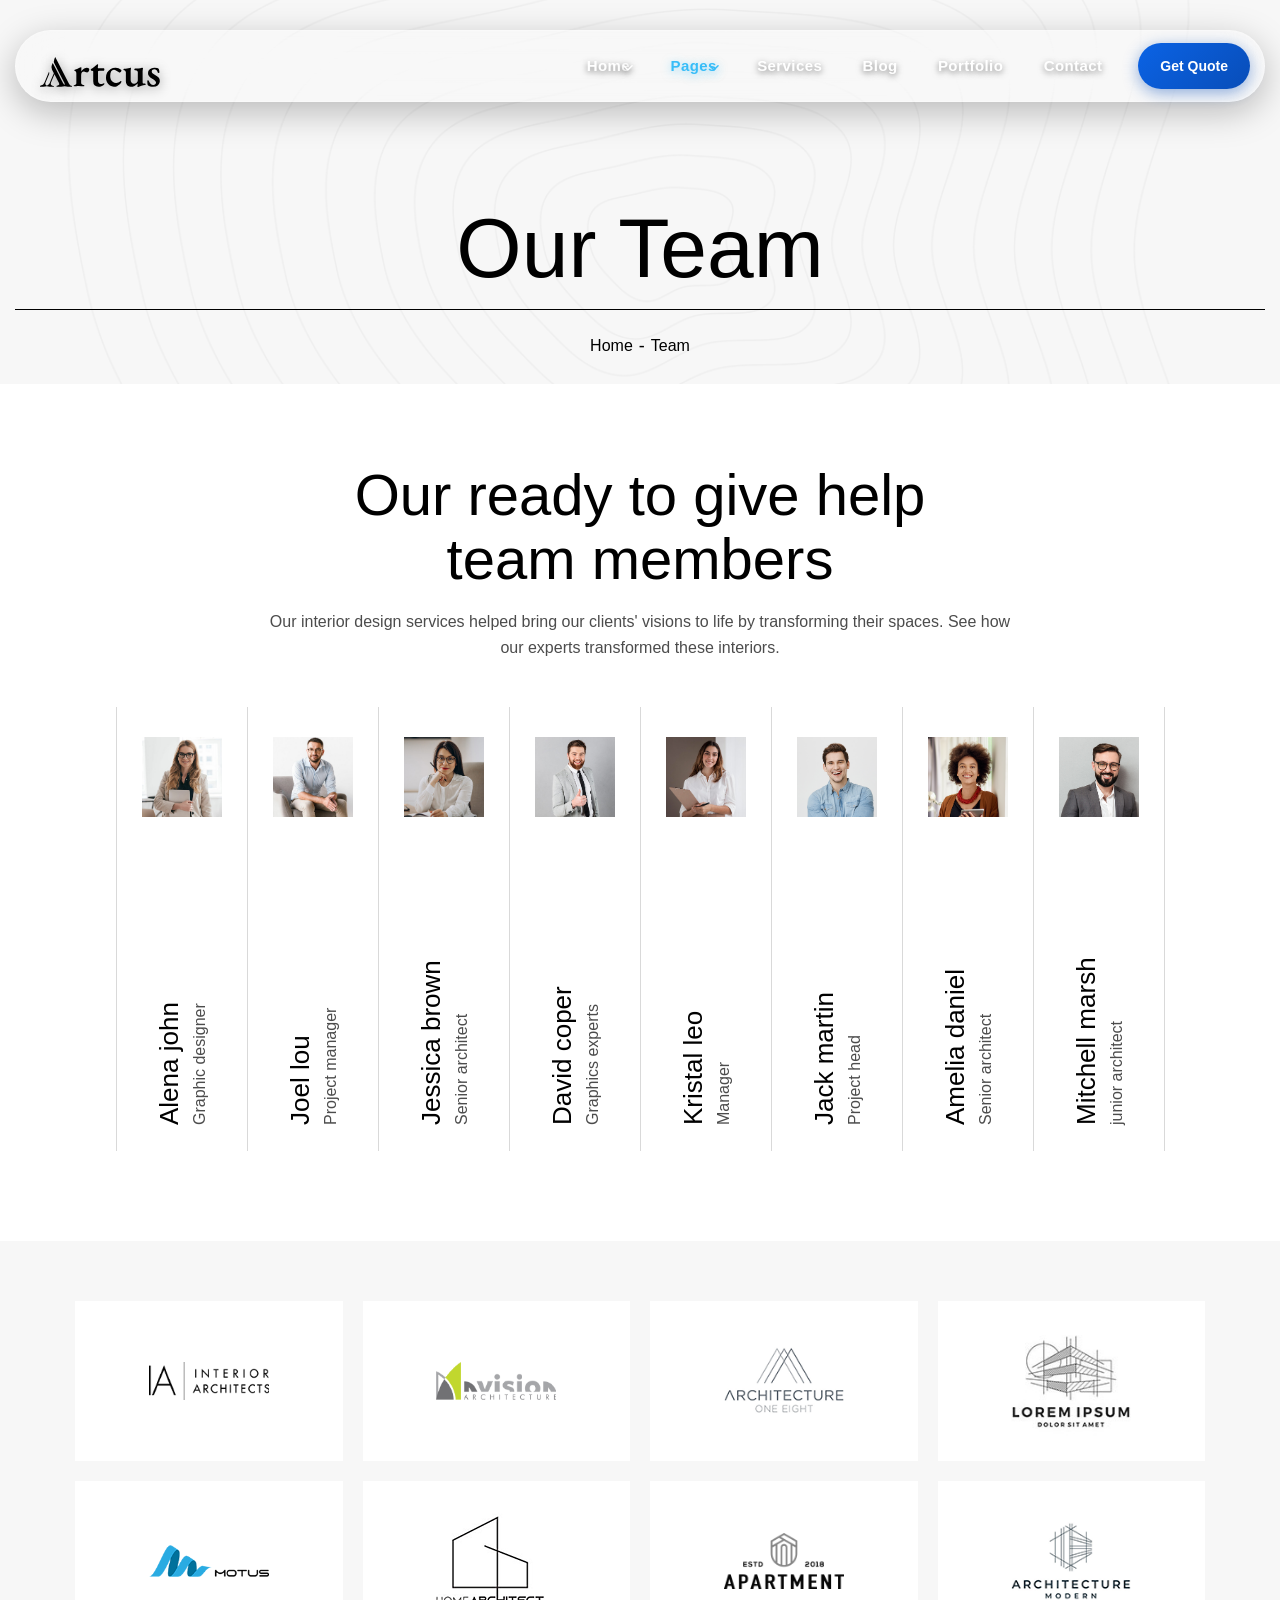
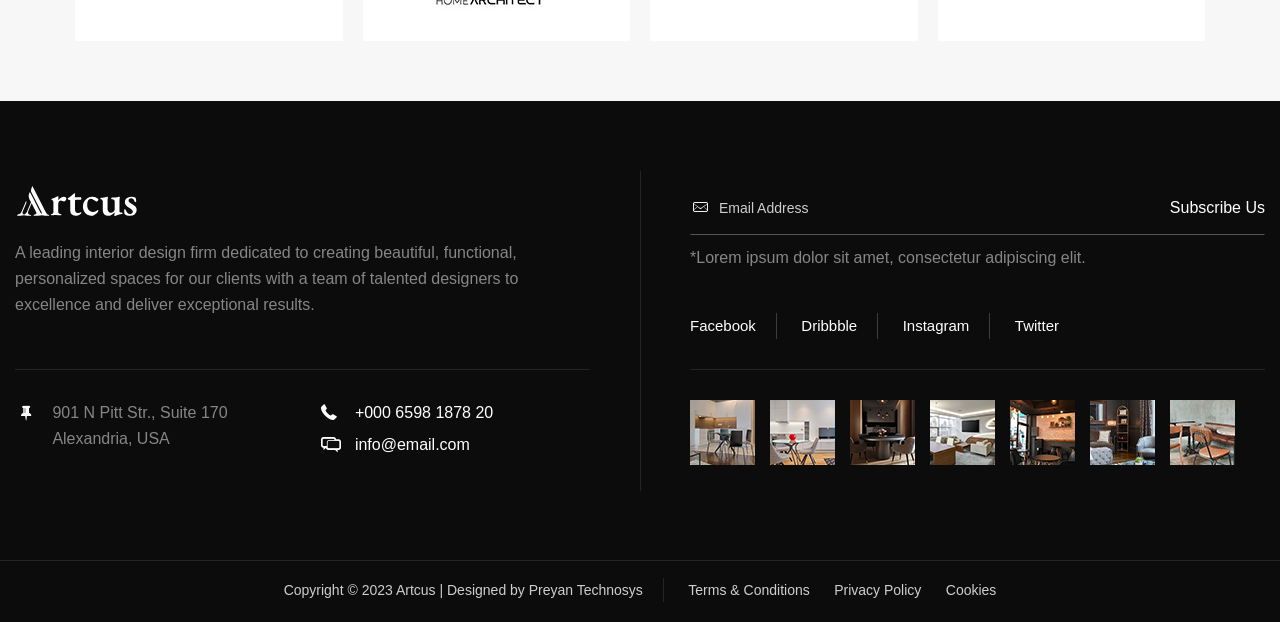
<file: team.html>
<!DOCTYPE html>
<html lang="en">

<!-- Mirrored from https://cymolthemes.com/html/artcus/team.html by HTTrack Website Copier/3.x [XR&CO], Sat, 21 Nov 2026 06:48:39 GMT -->
<head>
  <meta charset="utf-8">
  <title>Artcus - Architecture and Interior Design Template</title>
  <meta content="width=device-width, initial-scale=1" name="viewport">
  <meta name=”keywords” content="Artcus - Interior Designer & Architecture WordPress Theme, Artcus - Interior Designer & Architecture HTML Template, themes & template, html5 template, WordPress theme, unlimited colours available, ui/ux,ui/ux design, best html template, html template, html, JavaScript, best css theme,css3, elementor theme, latest premium themes 2024, latest premium templates 2024, preyan technosys Pvt.Ltd,cymol themes, themetech mount, Web 3.0, multi-theme, website theme and template, WooCommerce, bootstrap template, web templates, responsive ">
  
  <link href="css/bootstrap.min.css" rel="stylesheet" type="text/css">
  <link href="css/aos.css" rel="stylesheet" type="text/css">
  <link href="css/animate.css" rel="stylesheet" type="text/css">
  <link href="css/all.min.css" rel="stylesheet" type="text/css">
  <link href="css/abuget.css" rel="stylesheet" type="text/css">
  <link href="css/fontello.css" rel="stylesheet" type="text/css">
  <link href="css/flaticon.css" rel="stylesheet" type="text/css">
  <link href="css/font-awesome.css" rel="stylesheet" type="text/css">
  <link href="css/themify-icons.css" rel="stylesheet" type="text/css">
  <link href="css/slick.css" rel="stylesheet" type="text/css">
  <link href="css/prettyPhoto.css" rel="stylesheet" type="text/css">
  <link href="css/main.css" rel="stylesheet" type="text/css">
  <link href="css/shortcode.css" rel="stylesheet" type="text/css">
  <link href="css/style.css" rel="stylesheet" type="text/css">
  <link href="css/megamenu.css" rel="stylesheet" type="text/css">
  <link href="css/responsive.css" rel="stylesheet" type="text/css">
  <link href="images/favicon.png" rel="shortcut icon" type="image/x-icon">
  <link href="images/webclip.png" rel="apple-touch-icon">
</head>
<body class="body">
  <div class="page-with-sticky-section">
    <header class="header prt-header-style-1">
      <div class="header-content-wrapper">
        <div class="header-navigation">
          <div class="container">
            <div class="site-navigation">
              <div class="site-branding">
                  <h1>
                      <a class="home-link" href="index.html" title="artcus" rel="home">
                          <img src="images/logo.svg" width="124" height="30" alt="logo" class="logo">
                      </a>
                  </h1>
              </div>
              <div class="site-menu">
                <div class="btn-show-menu-mobile menubar menubar--squeeze">
                    <span class="menubar-box">
                        <span class="menubar-inner"></span>
                    </span>
                </div>                
                <nav class="main-menu menu-mobile" id="menu">
                    <ul class="menu slide-menu">
                        <li class="mega-menu-item with-submenu">
                            <a class="mega-menu-link" href="index.html">Home</a>
                            <ul class="mega-submenu" role="menu">
                                <li>
                                    <div class="row">
                                        <div class="col-menu col-xl-6 col-lg-12">
                                            <div class="content">
                                                <ul class="menu-col">
                                                    <li><a href="index.html">Home</a></li>
                                                    <li><a href="homepage-2.html">Home 2</a></li>
                                                </ul>
                                            </div>
                                        </div>
                                        <div class="col-menu col-xl-6 col-lg-12">
                                            <div class="content">
                                                <ul class="menu-col">
                                                    <li><a href="index.html">Header Style 01</a></li>
                                                    <li><a href="homepage-2.html">Header Style 02</a></li>                                          
                                                </ul>
                                            </div>
                                        </div>    
                                    </div>
                                </li>
                            </ul>
                        </li>
                        <li class="mega-menu-item with-submenu active">
                            <a href="#" class="mega-menu-link">Pages</a>
                            <ul class="mega-submenu" role="menu">
                                <li>
                                    <div class="row">
                                        <div class="col-menu col-xl-6 col-lg-12">
                                            <div class="content">
                                                <ul class="menu-col">
                                                    <li><a href="about.html">About</a></li>
                                                    <li><a href="services.html">Service</a></li>
                                                    <li><a href="blog.html">Blog</a></li>
                                                    <li><a href="portfolio.html">Portfolio</a></li>
                                                    <li class="active"><a href="team.html">Our Team</a></li>
                                                    <li><a href="contact.html">Contact Us</a></li>
                                                </ul>
                                            </div>
                                        </div>
                                        <div class="col-menu col-xl-6 col-lg-12">
                                            <div class="content">
                                                <ul class="menu-col">
                                                    <li><a href="services-details.html">Services Details</a></li>
                                                    <li><a href="portfolios-details.html">Portfolio Details</a></li>
                                                    <li><a href="blog-details.html">Blog Details</a></li> 
                                                    <li><a href="team-details.html">Team Details</a></li>
                                                    <li><a href="faq.html">FAQ</a></li>
                                                    <li><a href="404.html">404 Page</a></li>                                           
                                                </ul>
                                            </div>
                                        </div>    
                                    </div>
                                </li>
                            </ul>
                        </li>
                        <li class="mega-menu-item">
                            <a href="services.html" class="mega-menu-link">Services</a>
                        </li>
                        <li class="mega-menu-item">
                            <a href="blog.html" class="mega-menu-link">Blog</a>
                        </li>
                        <li class="mega-menu-item">
                            <a href="portfolio.html" class="mega-menu-link">Portfolio</a>
                        </li>
                        <li class="mega-menu-item">
                            <a href="contact.html" class="mega-menu-link">Contact</a>
                        </li>
                    </ul>
                </nav>
                <div class="header-extra">
                  <div class="header-extra-item">
                    <a href="contact.html">Get Quote</a>
                  </div>
                </div>
              </div>
            </div>
          </div>
        </div>
      </div>
    </header>
    <section class="page-title prt-row">
      <div class="container">
        <div class="page-title-inner">
          <div class="page-title-wrapper">
            <div data-prt-id="prt-12" class="page-title-heading-block">
              <h2 class="page-title-heading">our team</h2>
            </div>
            <div data-prt-id="prt-13" class="page-title-bradcrumb">
              <div class="breadcrumb-home">
                <a href="#" class="bradcrumb-home-link">home</a>
              </div>
              <div class="bradcrumb-seprator">
                <div class="bradcrumb-seprator-icon">-</div>
              </div>
              <div class="bradcrumb-page">
                <div class="bradcrumb-page-name">team</div>
              </div>
            </div>
          </div>
        </div>
      </div>
    </section>
    <section class="team-page-section prt-row">
      <div class="container">
        <div class="row">
          <div class="col-lg-12">
            <div class="team-title-wrapper">
              <div class="section-title text-center">
                <h2 class="section-title-heading text-center">Our ready to give help <br>team members</h2>
                <p class="section-title-description text-center">Our interior design services helped bring our clients' visions to life by transforming their spaces. See how our experts transformed these interiors.</p>
              </div>
            </div>
          </div>
        </div>
        <div class="row">
          <div class="col-lg-12">
            <div class="team-details-team-section-content-wrapper">
          <div class="team-section-list-wrapper">
            <div role="list" class="team-section-list">
              <div role="listitem" class="team-item">
                <div class="team-item-inner">
                  <div class="team-thumbnail">
                    <img src="images/team-01.png" alt="team-01" class="team-image">
                  </div>
                  <div class="team-content">
                    <h3 class="team-name"><a href="team-details.html">Alena john</a></h3>
                    <div class="team-designation">Graphic designer</div>
                  </div>
                </div>
              </div>
              <div role="listitem" class="team-item">
                <div class="team-item-inner">
                  <div class="team-thumbnail">
                    <img src="images/team-02.png" alt="team-02" class="team-image">
                  </div>
                  <div class="team-content">
                    <h3 class="team-name"><a href="team-details.html">Joel lou</a></h3>
                    <div class="team-designation">Project manager</div>
                  </div>
                </div>
              </div>
              <div role="listitem" class="team-item">
                <div class="team-item-inner">
                  <div class="team-thumbnail">
                    <img src="images/team-03.png" alt="team-03" class="team-image">
                  </div>
                  <div class="team-content">
                    <h3 class="team-name"><a href="team-details.html">Jessica brown</a></h3>
                    <div class="team-designation">Senior architect</div>
                  </div>
                </div>
              </div>
              <div role="listitem" class="team-item">
                <div class="team-item-inner">
                  <div class="team-thumbnail">
                    <img src="images/team-04.png" alt="team-04" class="team-image">
                  </div>
                  <div class="team-content">
                    <h3 class="team-name"><a href="team-details.html">David coper</a></h3>
                    <div class="team-designation">Graphics experts</div>
                  </div>
                </div>
              </div>
              <div role="listitem" class="team-item">
                <div class="team-item-inner">
                  <div class="team-thumbnail">
                    <img src="images/team-05.png" alt="team-05" class="team-image">
                  </div>
                  <div class="team-content">
                    <h3 class="team-name"><a href="team-details.html">Kristal leo</a></h3>
                    <div class="team-designation">Manager</div>
                  </div>
                </div>
              </div>
              <div role="listitem" class="team-item">
                <div class="team-item-inner">
                  <div class="team-thumbnail">
                    <img src="images/team-06.png" alt="team-06" class="team-image">
                  </div>
                  <div class="team-content">
                    <h3 class="team-name"><a href="team-details.html">Jack martin</a></h3>
                    <div class="team-designation">Project head</div>
                  </div>
                </div>
              </div>
              <div role="listitem" class="team-item">
                <div class="team-item-inner">
                  <div class="team-thumbnail">
                    <img src="images/team-07.png" alt="team-07" class="team-image">
                  </div>
                  <div class="team-content">
                    <h3 class="team-name"><a href="team-details.html">Amelia daniel</a></h3>
                    <div class="team-designation">Senior architect</div>
                  </div>
                </div>
              </div>
              <div role="listitem" class="team-item last-child">
                <div class="team-item-inner">
                  <div class="team-thumbnail">
                    <img src="images/team-08.png" alt="team-08" class="team-image">
                  </div>
                  <div class="team-content">
                    <h3 class="team-name"><a href="team-details.html">Mitchell marsh</a></h3>
                    <div class="team-designation">junior architect</div>
                  </div>
                </div>
              </div>
            </div>
          </div>
        </div>
          </div>
        </div>
      </div>
    </section>
    <div class="team-details-client-section prt-row">
      <div class="container-fluid">
        <div class="row">
          <div class="col-lg-12">
            <div class="team-details-client-content-wrapper">
              <div class="prt-layout-grid team-details-client-item-grid">
                <div class="client-item">
                  <div class="client-thumbnail"><img src="images/client-01.png" loading="lazy" alt="client-01" class="client-image"></div>
                </div>
                <div class="client-item">
                  <div class="client-thumbnail"><img src="images/client-02.png" loading="lazy" alt="client-02" class="client-image"></div>
                </div>
                <div class="client-item">
                  <div class="client-thumbnail"><img src="images/client-03.png" loading="lazy" alt="client-03" class="client-image"></div>
                </div>
                <div class="client-item">
                  <div class="client-thumbnail"><img src="images/client-04.png" loading="lazy" alt="client-08" class="client-image"></div>
                </div>
                <div class="client-item">
                  <div class="client-thumbnail"><img src="images/client-05.png" loading="lazy" alt="client-05" class="client-image"></div>
                </div>
                <div class="client-item">
                  <div class="client-thumbnail"><img src="images/client-06.png" loading="lazy" alt="client-06" class="client-image"></div>
                </div>
                <div class="client-item">
                  <div class="client-thumbnail"><img src="images/client-07.png" loading="lazy" alt="client-07" class="client-image"></div>
                </div>
                <div class="client-item">
                  <div class="client-thumbnail"><img src="images/client-08.png" loading="lazy" alt="client-08" class="client-image"></div>
                </div>
              </div>
            </div>
          </div>
        </div>
      </div>
    </div>
     <footer class="footer prt-row">
      <div class="container">
        <div class="top-footer">
          <div class="row">
            <div class="col-lg-6 pr-50 res-991-pr-15">
              <div class="footer-widget first-widget">
                <a href="index.html" aria-current="page" class="footer-logo prt--current">
                  <img src="images/footer-logo.svg" width="124" height="30" alt="logo" class="logo">
                </a>
                <div class="footer-description">
                  <p class="footer-description-text">A leading interior design firm dedicated to creating beautiful, functional, personalized spaces for our clients with a team of talented designers to excellence and deliver exceptional results.</p>
                </div>
              </div>
            </div>
            <div class="col-lg-6 pl-50 res-991-pl-15">
              <div class="footer-widget second-widget">
                <div class="footer-widget-subscribe">
                  <div class="footer-form prt-form">
                    <form id="email-form" name="email-form" data-name="Email Form" method="get" class="footer-subscribe-form"><input type="email" class="footer-subscribe-input prt-input" maxlength="256" name="Email" data-name="Email" placeholder="Email Address" id="footer-email"><input type="submit" value="Subscribe Us" data-wait="Please wait..." class="footer-subscribe-button prt-button">
                      <div class="footer-subscribe-icon"><i class="icon-mail-2"></i></div>
                      <div class="footer-subscribe-instruction">*Lorem ipsum dolor sit amet, consectetur adipiscing elit.</div>
                    </form>
                    <div class="prt-form-done">
                      <div>Thank you! Your submission has been received!</div>
                    </div>
                    <div class="prt-form-fail">
                      <div>Oops! Something went wrong while submitting the form.</div>
                    </div>
                  </div>
                  <div class="footer-social-items">
                    <ul class="footer-social-list">
                      <li class="footer-social-list-item">
                        <a href="https://www.facebook.com/preyantechnosys19" target="_blank" class="footer-social-list-link">Facebook</a>
                      </li>
                      <li class="footer-social-list-item">
                        <a href="https://www.facebook.com/preyantechnosys19" target="_blank" class="footer-social-list-link">dribbble</a>
                      </li>
                      <li class="footer-social-list-item">
                        <a href="https://www.facebook.com/preyantechnosys19" target="_blank" class="footer-social-list-link">instagram</a>
                      </li>
                      <li class="footer-social-list-item last-child">
                        <a href="https://www.facebook.com/preyantechnosys19" target="_blank" class="footer-social-list-link">twitter</a>
                      </li>
                    </ul>
                  </div>
                </div>
              </div>
            </div>
            <div class="col-lg-6 pr-50 res-991-pr-15">
              <div class="footer-widget third-widget">
                <div class="footer-widget-contact">
                  <div class="prt-layout-grid footer-contact-grid">
                    <div class="footer-address">
                      <span class="footer-address-icon"><i class="icon-pin"></i></span>
                      <p class="footer-address-text">901 N Pitt Str., Suite 170 <br>Alexandria, USA</p>
                    </div>
                    <div class="footer-contact">
                      <div class="footer-contact-phone">
                        <a href="tel:+0006598187820" class="footer-contact-phone-icon"><i class="icon-phone"></i></a>
                        <a href="tel:+0006598187820" class="footer-contact-phone-text">+000 6598 1878 20</a>
                      </div>
                      <div class="footer-contact-mail">
                        <a href="mailto:info@email.com" class="footer-contact-mail-icon"><i class="icon-chat-alt"></i></a>
                        <a href="mailto:info@email.com" class="footer-contact-mail-text">info@email.com</a>
                      </div>
                    </div>
                  </div>
                </div>
              </div>
            </div>
            <div class="col-lg-6 pl-50 res-991-pl-15">
              <div class="footer-widget fourth-widget">
                <div id="gallery" class="gallery-wrapper masonry-grid">
                    <figure class="gallery-item">
                        <div class="gallery-icon">
                            <a class="prt_prettyphoto" href="images/gallery-01.png" rel="prettyPhoto[coregallery]" data-rel="prettyPhoto">
                            <img width="150" height="150" class="img-fluid" src="images/gallery-item-01.png" alt="gellary_img"></a>
                        </div>
                    </figure>
                    <figure class="gallery-item">
                        <div class="gallery-icon">
                            <a class="prt_prettyphoto" href="images/gallery-02.png" rel="prettyPhoto[coregallery]" data-rel="prettyPhoto">
                            <img width="150" height="150" class="img-fluid" src="images/gallery-item-02.png" alt="gellary_img"></a>
                        </div>
                    </figure>
                    <figure class="gallery-item">
                        <div class="gallery-icon">
                            <a class="prt_prettyphoto" href="images/gallery-03.png" rel="prettyPhoto[coregallery]" data-rel="prettyPhoto"><img width="150" height="150" class="img-fluid" src="images/gallery-item-03.png" alt="gellary_img"></a>
                        </div>
                    </figure>
                    <figure class="gallery-item">
                        <div class="gallery-icon">
                            <a class="prt_prettyphoto" href="images/gallery-04.png" rel="prettyPhoto[coregallery]" data-rel="prettyPhoto"><img width="150" height="150" class="img-fluid" src="images/gallery-item-04.png" alt="gellary_img"></a>
                        </div>
                    </figure>
                    <figure class="gallery-item">
                        <div class="gallery-icon">
                            <a class="prt_prettyphoto" href="images/gallery-05.png" rel="prettyPhoto[coregallery]" data-rel="prettyPhoto"><img width="150" height="150" class="img-fluid" src="images/gallery-item-05.png" alt="gellary_img"></a>
                        </div>
                    </figure>
                    <figure class="gallery-item">
                        <div class="gallery-icon">
                            <a class="prt_prettyphoto" href="images/gallery-06.png" rel="prettyPhoto[coregallery]" data-rel="prettyPhoto"><img width="150" height="150" class="img-fluid" src="images/gallery-item-06.png" alt="gellary_img"></a>
                        </div>
                    </figure>
                    <figure class="gallery-item">
                        <div class="gallery-icon">
                            <a class="prt_prettyphoto" href="images/gallery-07.png" rel="prettyPhoto[coregallery]" data-rel="prettyPhoto"><img width="150" height="150" class="img-fluid" src="images/gallery-item-07.png" alt="gellary_img"></a>
                        </div>
                    </figure>
                </div>
                <div class="footer-widget-phone">
                  <a href="tel:+0006598187820" class="footer-widget-phone-link">+000 6598 1878 20</a>
                </div>
              </div>
            </div>
          </div>
          <div class="footer-vertical-line"></div>
        </div>
      </div>
      <div class="container-fluid zero-padding prt-container">
        <div class="bottom-footer">
          <div class="footer-author-block">
            <div class="footer-author-text">Copyright © 2023 <a href="index.html" target="_blank" aria-current="page" class="footer-author-link prt--current">Artcus</a> | Designed by <a href="https://preyantechnosys.com/" target="_blank" class="footer-author-link">Preyan Technosys</a>
            </div>
          </div>
          <div class="footer-instruction-list">
            <a href="contact.html" class="footer-instruction-link">Terms &amp; Conditions</a>
            <a href="contact.html" class="footer-instruction-link">Privacy Policy</a>
            <a href="contact.html" class="footer-instruction-link last-child">Cookies</a>
          </div>
        </div>
      </div>
    </footer>
    <a id="totop" href="#top">
      <i class="icon-up-open"></i>
    </a>
  </div>
  <script src="js/jquery-3.7.1.min.js"></script>
  <script src="js/jquery-migrate-3.4.1.min.js"></script>
  <script src="js/bootstrap.min.js"></script>
  <script src="js/jquery-waypoints.js"></script> 
  <script src="js/numinate.min.js"></script>
  <script src="js/circle-progress.min.js"></script>
  <script src="js/jquery-validate.js"></script>
  <script src="js/jquery.prettyPhoto.js"></script>
  <script src="js/imagesloaded.min.js"></script>
  <script src="js/jquery-isotope.js"></script>
  <script src="js/slick.min.js"></script>
  <script src="js/aos.js"></script>
  <script src="js/gsap.js"></script>
  <script src="js/scrolltrigger.js"></script>
  <script src="js/splittext.js"></script>
  <script src="js/cursor.js"></script>
  <script src="js/magnetic.js"></script>
  <script src="js/gsap-animation.js"></script>
  <script src="js/tweenmax.js"></script>
  <script src="js/main.js"></script>
</body>

<!-- Mirrored from https://cymolthemes.com/html/artcus/team.html by HTTrack Website Copier/3.x [XR&CO], Sat, 21 Nov 2026 06:48:43 GMT -->
</html>
</file>
<file: css/fontello.css>
@font-face {
  font-family: 'fontello';
  src: url('../fonts/fontello67e2.eot?38230850');
  src: url('../fonts/fontello67e2.eot?38230850#iefix') format('embedded-opentype'),
       url('../fonts/fontello67e2.woff2?38230850') format('woff2'),
       url('../fonts/fontello67e2.woff?38230850') format('woff'),
       url('../fonts/fontello67e2.ttf?38230850') format('truetype'),
       url('../fonts/fontello67e2.svg?38230850#fontello') format('svg');
  font-weight: normal;
  font-style: normal;
}
/* Chrome hack: SVG is rendered more smooth in Windozze. 100% magic, uncomment if you need it. */
/* Note, that will break hinting! In other OS-es font will be not as sharp as it could be */
/*
@media screen and (-webkit-min-device-pixel-ratio:0) {
  @font-face {
    font-family: 'fontello';
    src: url('../font/fontello.svg?38230850#fontello') format('svg');
  }
}
*/
[class^="icon-"]:before, [class*=" icon-"]:before {
  font-family: "fontello";
  font-style: normal;
  font-weight: normal;
  speak: never;

  display: inline-block;
  text-decoration: inherit;
  width: 1em;
  margin-right: .2em;
  text-align: center;
  /* opacity: .8; */

  /* For safety - reset parent styles, that can break glyph codes*/
  font-variant: normal;
  text-transform: none;

  /* fix buttons height, for twitter bootstrap */
  line-height: 1em;

  /* Animation center compensation - margins should be symmetric */
  /* remove if not needed */
  margin-left: .2em;

  /* you can be more comfortable with increased icons size */
  /* font-size: 120%; */

  /* Font smoothing. That was taken from TWBS */
  -webkit-font-smoothing: antialiased;
  -moz-osx-font-smoothing: grayscale;

  /* Uncomment for 3D effect */
  /* text-shadow: 1px 1px 1px rgba(127, 127, 127, 0.3); */
}

.icon-phone:before { content: '\e800'; } /* '' */
.icon-pin:before { content: '\e801'; } /* '' */
.icon-left-open-big:before { content: '\e802'; } /* '' */
.icon-chat-alt:before { content: '\e803'; } /* '' */
.icon-right-open-big:before { content: '\e804'; } /* '' */
.icon-asterisk:before { content: '\e805'; } /* '' */
.icon-plus:before { content: '\e806'; } /* '' */
.icon-minus:before { content: '\e807'; } /* '' */
.icon-plus-1:before { content: '\e808'; } /* '' */
.icon-mail-2:before { content: '\e809'; } /* '' */
.icon-minus-1:before { content: '\e80a'; } /* '' */
.icon-down-open:before { content: '\f004'; } /* '' */
.icon-up-open:before { content: '\f005'; } /* '' */
.icon-right-open:before { content: '\f006'; } /* '' */
.icon-left-open:before { content: '\f007'; } /* '' */
.icon-twitter:before { content: '\f099'; } /* '' */
.icon-facebook-1:before { content: '\f09a'; } /* '' */
.icon-instagram:before { content: '\f16d'; } /* '' */
.icon-dribbble:before { content: '\f17d'; } /* '' */
</file>
<file: css/flaticon.css>
@font-face {
    font-family: "flaticon";
    src: url("../fonts/flaticon.ttfda15.html?7af20aeafccf3d2275f79fbc36e4726e") format("truetype"),
url("../fonts/flaticon.woffda15.html?7af20aeafccf3d2275f79fbc36e4726e") format("woff"),
url("../fonts/flaticon.woff2da15.html?7af20aeafccf3d2275f79fbc36e4726e") format("woff2"),
url("../fonts/flaticon.eotda15.html?7af20aeafccf3d2275f79fbc36e4726e#iefix") format("embedded-opentype"),
url("../fonts/flaticonda15.html?7af20aeafccf3d2275f79fbc36e4726e#flaticon") format("svg");
}

i[class^="flaticon-"]:before, i[class*=" flaticon-"]:before {
    font-family: flaticon !important;
    font-style: normal;
    font-weight: normal !important;
    font-variant: normal;
    text-transform: none;
    line-height: 1;
    -webkit-font-smoothing: antialiased;
    -moz-osx-font-smoothing: grayscale;
}

.flaticon-broken:before {
    content: "\f101";
}
.flaticon-notes:before {
    content: "\f102";
}
.flaticon-favourite:before {
    content: "\f103";
}
.flaticon-user:before {
    content: "\f104";
}
.flaticon-right-arrow:before {
    content: "\f105";
}
.flaticon-left-quote:before {
    content: "\f106";
}
.flaticon-call:before {
    content: "\f107";
}
.flaticon-email:before {
    content: "\f108";
}
.flaticon-history:before {
    content: "\f109";
}
.flaticon-baby-1:before {
    content: "\f10a";
}
.flaticon-toys:before {
    content: "\f10b";
}
.flaticon-pediatrics:before {
    content: "\f10c";
}
.flaticon-playtime-1:before {
    content: "\f10d";
}
.flaticon-baby-2:before {
    content: "\f10e";
}
.flaticon-baby-changing-1:before {
    content: "\f10f";
}
.flaticon-family:before {
    content: "\f110";
}
.flaticon-children:before {
    content: "\f111";
}
.flaticon-couple:before {
    content: "\f112";
}
.flaticon-bank:before {
    content: "\f113";
}
.flaticon-nursing-home:before {
    content: "\f114";
}
.flaticon-old-woman:before {
    content: "\f115";
}
.flaticon-motherhood:before {
    content: "\f116";
}
.flaticon-happiness:before {
    content: "\f117";
}
.flaticon-location:before {
    content: "\f118";
}
.flaticon-handshake:before {
    content: "\f119";
}
.flaticon-phone-call:before {
    content: "\f11a";
}
.flaticon-location-1:before {
    content: "\f11b";
}
.flaticon-pet:before {
    content: "\f11c";
}
.flaticon-whatsapp:before {
    content: "\f11d";
}
.flaticon-customer-support:before {
    content: "\f11e";
}
.flaticon-medal:before {
    content: "\f11f";
}
.flaticon-left-arrow:before {
    content: "\f120";
}
.flaticon-maternity:before {
    content: "\f121";
}
.flaticon-eye:before {
    content: "\f122";
}
.flaticon-target:before {
    content: "\f123";
}
.flaticon-history-1:before {
    content: "\f124";
}
</file>
<file: css/themify-icons.css>
@font-face {
	font-family: 'themify';
	src:url('../fonts/themify9f24.eot?-fvbane');
	src:url('../fonts/themifyd41d.eot?#iefix-fvbane') format('embedded-opentype'),
		url('../fonts/themify9f24.woff?-fvbane') format('woff'),
		url('../fonts/themify9f24.ttf?-fvbane') format('truetype'),
		url('../fonts/themify9f24.svg?-fvbane#themify') format('svg');
	font-weight: normal;
	font-style: normal;
}

[class^="ti-"], [class*=" ti-"] {
	font-family: 'themify';
	speak: none;
	font-style: normal;
	font-weight: normal;
	font-variant: normal;
	text-transform: none;
	line-height: 1;

	/* Better Font Rendering =========== */
	-webkit-font-smoothing: antialiased;
	-moz-osx-font-smoothing: grayscale;
}

.ti-wand:before {
	content: "\e600";
}
.ti-volume:before {
	content: "\e601";
}
.ti-user:before {
	content: "\e602";
}
.ti-unlock:before {
	content: "\e603";
}
.ti-unlink:before {
	content: "\e604";
}
.ti-trash:before {
	content: "\e605";
}
.ti-thought:before {
	content: "\e606";
}
.ti-target:before {
	content: "\e607";
}
.ti-tag:before {
	content: "\e608";
}
.ti-tablet:before {
	content: "\e609";
}
.ti-star:before {
	content: "\e60a";
}
.ti-spray:before {
	content: "\e60b";
}
.ti-signal:before {
	content: "\e60c";
}
.ti-shopping-cart:before {
	content: "\e60d";
}
.ti-shopping-cart-full:before {
	content: "\e60e";
}
.ti-settings:before {
	content: "\e60f";
}
.ti-search:before {
	content: "\e610";
}
.ti-zoom-in:before {
	content: "\e611";
}
.ti-zoom-out:before {
	content: "\e612";
}
.ti-cut:before {
	content: "\e613";
}
.ti-ruler:before {
	content: "\e614";
}
.ti-ruler-pencil:before {
	content: "\e615";
}
.ti-ruler-alt:before {
	content: "\e616";
}
.ti-bookmark:before {
	content: "\e617";
}
.ti-bookmark-alt:before {
	content: "\e618";
}
.ti-reload:before {
	content: "\e619";
}
.ti-plus:before {
	content: "\e61a";
}
.ti-pin:before {
	content: "\e61b";
}
.ti-pencil:before {
	content: "\e61c";
}
.ti-pencil-alt:before {
	content: "\e61d";
}
.ti-paint-roller:before {
	content: "\e61e";
}
.ti-paint-bucket:before {
	content: "\e61f";
}
.ti-na:before {
	content: "\e620";
}
.ti-mobile:before {
	content: "\e621";
}
.ti-minus:before {
	content: "\e622";
}
.ti-medall:before {
	content: "\e623";
}
.ti-medall-alt:before {
	content: "\e624";
}
.ti-marker:before {
	content: "\e625";
}
.ti-marker-alt:before {
	content: "\e626";
}
.ti-arrow-up:before {
	content: "\e627";
}
.ti-arrow-right:before {
	content: "\e628";
}
.ti-arrow-left:before {
	content: "\e629";
}
.ti-arrow-down:before {
	content: "\e62a";
}
.ti-lock:before {
	content: "\e62b";
}
.ti-location-arrow:before {
	content: "\e62c";
}
.ti-link:before {
	content: "\e62d";
}
.ti-layout:before {
	content: "\e62e";
}
.ti-layers:before {
	content: "\e62f";
}
.ti-layers-alt:before {
	content: "\e630";
}
.ti-key:before {
	content: "\e631";
}
.ti-import:before {
	content: "\e632";
}
.ti-image:before {
	content: "\e633";
}
.ti-heart:before {
	content: "\e634";
}
.ti-heart-broken:before {
	content: "\e635";
}
.ti-hand-stop:before {
	content: "\e636";
}
.ti-hand-open:before {
	content: "\e637";
}
.ti-hand-drag:before {
	content: "\e638";
}
.ti-folder:before {
	content: "\e639";
}
.ti-flag:before {
	content: "\e63a";
}
.ti-flag-alt:before {
	content: "\e63b";
}
.ti-flag-alt-2:before {
	content: "\e63c";
}
.ti-eye:before {
	content: "\e63d";
}
.ti-export:before {
	content: "\e63e";
}
.ti-exchange-vertical:before {
	content: "\e63f";
}
.ti-desktop:before {
	content: "\e640";
}
.ti-cup:before {
	content: "\e641";
}
.ti-crown:before {
	content: "\e642";
}
.ti-comments:before {
	content: "\e643";
}
.ti-comment:before {
	content: "\e644";
}
.ti-comment-alt:before {
	content: "\e645";
}
.ti-close:before {
	content: "\e646";
}
.ti-clip:before {
	content: "\e647";
}
.ti-angle-up:before {
	content: "\e648";
}
.ti-angle-right:before {
	content: "\e649";
}
.ti-angle-left:before {
	content: "\e64a";
}
.ti-angle-down:before {
	content: "\e64b";
}
.ti-check:before {
	content: "\e64c";
}
.ti-check-box:before {
	content: "\e64d";
}
.ti-camera:before {
	content: "\e64e";
}
.ti-announcement:before {
	content: "\e64f";
}
.ti-brush:before {
	content: "\e650";
}
.ti-briefcase:before {
	content: "\e651";
}
.ti-bolt:before {
	content: "\e652";
}
.ti-bolt-alt:before {
	content: "\e653";
}
.ti-blackboard:before {
	content: "\e654";
}
.ti-bag:before {
	content: "\e655";
}
.ti-move:before {
	content: "\e656";
}
.ti-arrows-vertical:before {
	content: "\e657";
}
.ti-arrows-horizontal:before {
	content: "\e658";
}
.ti-fullscreen:before {
	content: "\e659";
}
.ti-arrow-top-right:before {
	content: "\e65a";
}
.ti-arrow-top-left:before {
	content: "\e65b";
}
.ti-arrow-circle-up:before {
	content: "\e65c";
}
.ti-arrow-circle-right:before {
	content: "\e65d";
}
.ti-arrow-circle-left:before {
	content: "\e65e";
}
.ti-arrow-circle-down:before {
	content: "\e65f";
}
.ti-angle-double-up:before {
	content: "\e660";
}
.ti-angle-double-right:before {
	content: "\e661";
}
.ti-angle-double-left:before {
	content: "\e662";
}
.ti-angle-double-down:before {
	content: "\e663";
}
.ti-zip:before {
	content: "\e664";
}
.ti-world:before {
	content: "\e665";
}
.ti-wheelchair:before {
	content: "\e666";
}
.ti-view-list:before {
	content: "\e667";
}
.ti-view-list-alt:before {
	content: "\e668";
}
.ti-view-grid:before {
	content: "\e669";
}
.ti-uppercase:before {
	content: "\e66a";
}
.ti-upload:before {
	content: "\e66b";
}
.ti-underline:before {
	content: "\e66c";
}
.ti-truck:before {
	content: "\e66d";
}
.ti-timer:before {
	content: "\e66e";
}
.ti-ticket:before {
	content: "\e66f";
}
.ti-thumb-up:before {
	content: "\e670";
}
.ti-thumb-down:before {
	content: "\e671";
}
.ti-text:before {
	content: "\e672";
}
.ti-stats-up:before {
	content: "\e673";
}
.ti-stats-down:before {
	content: "\e674";
}
.ti-split-v:before {
	content: "\e675";
}
.ti-split-h:before {
	content: "\e676";
}
.ti-smallcap:before {
	content: "\e677";
}
.ti-shine:before {
	content: "\e678";
}
.ti-shift-right:before {
	content: "\e679";
}
.ti-shift-left:before {
	content: "\e67a";
}
.ti-shield:before {
	content: "\e67b";
}
.ti-notepad:before {
	content: "\e67c";
}
.ti-server:before {
	content: "\e67d";
}
.ti-quote-right:before {
	content: "\e67e";
}
.ti-quote-left:before {
	content: "\e67f";
}
.ti-pulse:before {
	content: "\e680";
}
.ti-printer:before {
	content: "\e681";
}
.ti-power-off:before {
	content: "\e682";
}
.ti-plug:before {
	content: "\e683";
}
.ti-pie-chart:before {
	content: "\e684";
}
.ti-paragraph:before {
	content: "\e685";
}
.ti-panel:before {
	content: "\e686";
}
.ti-package:before {
	content: "\e687";
}
.ti-music:before {
	content: "\e688";
}
.ti-music-alt:before {
	content: "\e689";
}
.ti-mouse:before {
	content: "\e68a";
}
.ti-mouse-alt:before {
	content: "\e68b";
}
.ti-money:before {
	content: "\e68c";
}
.ti-microphone:before {
	content: "\e68d";
}
.ti-menu:before {
	content: "\e68e";
}
.ti-menu-alt:before {
	content: "\e68f";
}
.ti-map:before {
	content: "\e690";
}
.ti-map-alt:before {
	content: "\e691";
}
.ti-loop:before {
	content: "\e692";
}
.ti-location-pin:before {
	content: "\e693";
}
.ti-list:before {
	content: "\e694";
}
.ti-light-bulb:before {
	content: "\e695";
}
.ti-Italic:before {
	content: "\e696";
}
.ti-info:before {
	content: "\e697";
}
.ti-infinite:before {
	content: "\e698";
}
.ti-id-badge:before {
	content: "\e699";
}
.ti-hummer:before {
	content: "\e69a";
}
.ti-home:before {
	content: "\e69b";
}
.ti-help:before {
	content: "\e69c";
}
.ti-headphone:before {
	content: "\e69d";
}
.ti-harddrives:before {
	content: "\e69e";
}
.ti-harddrive:before {
	content: "\e69f";
}
.ti-gift:before {
	content: "\e6a0";
}
.ti-game:before {
	content: "\e6a1";
}
.ti-filter:before {
	content: "\e6a2";
}
.ti-files:before {
	content: "\e6a3";
}
.ti-file:before {
	content: "\e6a4";
}
.ti-eraser:before {
	content: "\e6a5";
}
.ti-envelope:before {
	content: "\e6a6";
}
.ti-download:before {
	content: "\e6a7";
}
.ti-direction:before {
	content: "\e6a8";
}
.ti-direction-alt:before {
	content: "\e6a9";
}
.ti-dashboard:before {
	content: "\e6aa";
}
.ti-control-stop:before {
	content: "\e6ab";
}
.ti-control-shuffle:before {
	content: "\e6ac";
}
.ti-control-play:before {
	content: "\e6ad";
}
.ti-control-pause:before {
	content: "\e6ae";
}
.ti-control-forward:before {
	content: "\e6af";
}
.ti-control-backward:before {
	content: "\e6b0";
}
.ti-cloud:before {
	content: "\e6b1";
}
.ti-cloud-up:before {
	content: "\e6b2";
}
.ti-cloud-down:before {
	content: "\e6b3";
}
.ti-clipboard:before {
	content: "\e6b4";
}
.ti-car:before {
	content: "\e6b5";
}
.ti-calendar:before {
	content: "\e6b6";
}
.ti-book:before {
	content: "\e6b7";
}
.ti-bell:before {
	content: "\e6b8";
}
.ti-basketball:before {
	content: "\e6b9";
}
.ti-bar-chart:before {
	content: "\e6ba";
}
.ti-bar-chart-alt:before {
	content: "\e6bb";
}
.ti-back-right:before {
	content: "\e6bc";
}
.ti-back-left:before {
	content: "\e6bd";
}
.ti-arrows-corner:before {
	content: "\e6be";
}
.ti-archive:before {
	content: "\e6bf";
}
.ti-anchor:before {
	content: "\e6c0";
}
.ti-align-right:before {
	content: "\e6c1";
}
.ti-align-left:before {
	content: "\e6c2";
}
.ti-align-justify:before {
	content: "\e6c3";
}
.ti-align-center:before {
	content: "\e6c4";
}
.ti-alert:before {
	content: "\e6c5";
}
.ti-alarm-clock:before {
	content: "\e6c6";
}
.ti-agenda:before {
	content: "\e6c7";
}
.ti-write:before {
	content: "\e6c8";
}
.ti-window:before {
	content: "\e6c9";
}
.ti-widgetized:before {
	content: "\e6ca";
}
.ti-widget:before {
	content: "\e6cb";
}
.ti-widget-alt:before {
	content: "\e6cc";
}
.ti-wallet:before {
	content: "\e6cd";
}
.ti-video-clapper:before {
	content: "\e6ce";
}
.ti-video-camera:before {
	content: "\e6cf";
}
.ti-vector:before {
	content: "\e6d0";
}
.ti-themify-logo:before {
	content: "\e6d1";
}
.ti-themify-favicon:before {
	content: "\e6d2";
}
.ti-themify-favicon-alt:before {
	content: "\e6d3";
}
.ti-support:before {
	content: "\e6d4";
}
.ti-stamp:before {
	content: "\e6d5";
}
.ti-split-v-alt:before {
	content: "\e6d6";
}
.ti-slice:before {
	content: "\e6d7";
}
.ti-shortcode:before {
	content: "\e6d8";
}
.ti-shift-right-alt:before {
	content: "\e6d9";
}
.ti-shift-left-alt:before {
	content: "\e6da";
}
.ti-ruler-alt-2:before {
	content: "\e6db";
}
.ti-receipt:before {
	content: "\e6dc";
}
.ti-pin2:before {
	content: "\e6dd";
}
.ti-pin-alt:before {
	content: "\e6de";
}
.ti-pencil-alt2:before {
	content: "\e6df";
}
.ti-palette:before {
	content: "\e6e0";
}
.ti-more:before {
	content: "\e6e1";
}
.ti-more-alt:before {
	content: "\e6e2";
}
.ti-microphone-alt:before {
	content: "\e6e3";
}
.ti-magnet:before {
	content: "\e6e4";
}
.ti-line-double:before {
	content: "\e6e5";
}
.ti-line-dotted:before {
	content: "\e6e6";
}
.ti-line-dashed:before {
	content: "\e6e7";
}
.ti-layout-width-full:before {
	content: "\e6e8";
}
.ti-layout-width-default:before {
	content: "\e6e9";
}
.ti-layout-width-default-alt:before {
	content: "\e6ea";
}
.ti-layout-tab:before {
	content: "\e6eb";
}
.ti-layout-tab-window:before {
	content: "\e6ec";
}
.ti-layout-tab-v:before {
	content: "\e6ed";
}
.ti-layout-tab-min:before {
	content: "\e6ee";
}
.ti-layout-slider:before {
	content: "\e6ef";
}
.ti-layout-slider-alt:before {
	content: "\e6f0";
}
.ti-layout-sidebar-right:before {
	content: "\e6f1";
}
.ti-layout-sidebar-none:before {
	content: "\e6f2";
}
.ti-layout-sidebar-left:before {
	content: "\e6f3";
}
.ti-layout-placeholder:before {
	content: "\e6f4";
}
.ti-layout-menu:before {
	content: "\e6f5";
}
.ti-layout-menu-v:before {
	content: "\e6f6";
}
.ti-layout-menu-separated:before {
	content: "\e6f7";
}
.ti-layout-menu-full:before {
	content: "\e6f8";
}
.ti-layout-media-right-alt:before {
	content: "\e6f9";
}
.ti-layout-media-right:before {
	content: "\e6fa";
}
.ti-layout-media-overlay:before {
	content: "\e6fb";
}
.ti-layout-media-overlay-alt:before {
	content: "\e6fc";
}
.ti-layout-media-overlay-alt-2:before {
	content: "\e6fd";
}
.ti-layout-media-left-alt:before {
	content: "\e6fe";
}
.ti-layout-media-left:before {
	content: "\e6ff";
}
.ti-layout-media-center-alt:before {
	content: "\e700";
}
.ti-layout-media-center:before {
	content: "\e701";
}
.ti-layout-list-thumb:before {
	content: "\e702";
}
.ti-layout-list-thumb-alt:before {
	content: "\e703";
}
.ti-layout-list-post:before {
	content: "\e704";
}
.ti-layout-list-large-image:before {
	content: "\e705";
}
.ti-layout-line-solid:before {
	content: "\e706";
}
.ti-layout-grid4:before {
	content: "\e707";
}
.ti-layout-grid3:before {
	content: "\e708";
}
.ti-layout-grid2:before {
	content: "\e709";
}
.ti-layout-grid2-thumb:before {
	content: "\e70a";
}
.ti-layout-cta-right:before {
	content: "\e70b";
}
.ti-layout-cta-left:before {
	content: "\e70c";
}
.ti-layout-cta-center:before {
	content: "\e70d";
}
.ti-layout-cta-btn-right:before {
	content: "\e70e";
}
.ti-layout-cta-btn-left:before {
	content: "\e70f";
}
.ti-layout-column4:before {
	content: "\e710";
}
.ti-layout-column3:before {
	content: "\e711";
}
.ti-layout-column2:before {
	content: "\e712";
}
.ti-layout-accordion-separated:before {
	content: "\e713";
}
.ti-layout-accordion-merged:before {
	content: "\e714";
}
.ti-layout-accordion-list:before {
	content: "\e715";
}
.ti-ink-pen:before {
	content: "\e716";
}
.ti-info-alt:before {
	content: "\e717";
}
.ti-help-alt:before {
	content: "\e718";
}
.ti-headphone-alt:before {
	content: "\e719";
}
.ti-hand-point-up:before {
	content: "\e71a";
}
.ti-hand-point-right:before {
	content: "\e71b";
}
.ti-hand-point-left:before {
	content: "\e71c";
}
.ti-hand-point-down:before {
	content: "\e71d";
}
.ti-gallery:before {
	content: "\e71e";
}
.ti-face-smile:before {
	content: "\e71f";
}
.ti-face-sad:before {
	content: "\e720";
}
.ti-credit-card:before {
	content: "\e721";
}
.ti-control-skip-forward:before {
	content: "\e722";
}
.ti-control-skip-backward:before {
	content: "\e723";
}
.ti-control-record:before {
	content: "\e724";
}
.ti-control-eject:before {
	content: "\e725";
}
.ti-comments-smiley:before {
	content: "\e726";
}
.ti-brush-alt:before {
	content: "\e727";
}
.ti-youtube:before {
	content: "\e728";
}
.ti-vimeo:before {
	content: "\e729";
}
.ti-twitter:before {
	content: "\e72a";
}
.ti-time:before {
	content: "\e72b";
}
.ti-tumblr:before {
	content: "\e72c";
}
.ti-skype:before {
	content: "\e72d";
}
.ti-share:before {
	content: "\e72e";
}
.ti-share-alt:before {
	content: "\e72f";
}
.ti-rocket:before {
	content: "\e730";
}
.ti-pinterest:before {
	content: "\e731";
}
.ti-new-window:before {
	content: "\e732";
}
.ti-microsoft:before {
	content: "\e733";
}
.ti-list-ol:before {
	content: "\e734";
}
.ti-linkedin:before {
	content: "\e735";
}
.ti-layout-sidebar-2:before {
	content: "\e736";
}
.ti-layout-grid4-alt:before {
	content: "\e737";
}
.ti-layout-grid3-alt:before {
	content: "\e738";
}
.ti-layout-grid2-alt:before {
	content: "\e739";
}
.ti-layout-column4-alt:before {
	content: "\e73a";
}
.ti-layout-column3-alt:before {
	content: "\e73b";
}
.ti-layout-column2-alt:before {
	content: "\e73c";
}
.ti-instagram:before {
	content: "\e73d";
}
.ti-google:before {
	content: "\e73e";
}
.ti-github:before {
	content: "\e73f";
}
.ti-flickr:before {
	content: "\e740";
}
.ti-facebook:before {
	content: "\e741";
}
.ti-dropbox:before {
	content: "\e742";
}
.ti-dribbble:before {
	content: "\e743";
}
.ti-apple:before {
	content: "\e744";
}
.ti-android:before {
	content: "\e745";
}
.ti-save:before {
	content: "\e746";
}
.ti-save-alt:before {
	content: "\e747";
}
.ti-yahoo:before {
	content: "\e748";
}
.ti-wordpress:before {
	content: "\e749";
}
.ti-vimeo-alt:before {
	content: "\e74a";
}
.ti-twitter-alt:before {
	content: "\e74b";
}
.ti-tumblr-alt:before {
	content: "\e74c";
}
.ti-trello:before {
	content: "\e74d";
}
.ti-stack-overflow:before {
	content: "\e74e";
}
.ti-soundcloud:before {
	content: "\e74f";
}
.ti-sharethis:before {
	content: "\e750";
}
.ti-sharethis-alt:before {
	content: "\e751";
}
.ti-reddit:before {
	content: "\e752";
}
.ti-pinterest-alt:before {
	content: "\e753";
}
.ti-microsoft-alt:before {
	content: "\e754";
}
.ti-linux:before {
	content: "\e755";
}
.ti-jsfiddle:before {
	content: "\e756";
}
.ti-joomla:before {
	content: "\e757";
}
.ti-html5:before {
	content: "\e758";
}
.ti-flickr-alt:before {
	content: "\e759";
}
.ti-email:before {
	content: "\e75a";
}
.ti-drupal:before {
	content: "\e75b";
}
.ti-dropbox-alt:before {
	content: "\e75c";
}
.ti-css3:before {
	content: "\e75d";
}
.ti-rss:before {
	content: "\e75e";
}
.ti-rss-alt:before {
	content: "\e75f";
}
</file>
<file: css/prettyPhoto.css>
div.pp_default .pp_bottom,div.pp_default .pp_bottom .pp_left,div.pp_default .pp_bottom .pp_middle,div.pp_default .pp_bottom .pp_right,div.pp_default .pp_top,div.pp_default .pp_top .pp_left,div.pp_default .pp_top .pp_middle,div.pp_default .pp_top .pp_right{height:13px}div.pp_default .pp_top .pp_left{background:url(../images/prettyPhoto/default/sprite.png) -78px -93px no-repeat}div.pp_default .pp_top .pp_middle{background:url(../images/prettyPhoto/default/sprite_x.png) top left repeat-x}div.pp_default .pp_top .pp_right{background:url(../images/prettyPhoto/default/sprite.png) -112px -93px no-repeat}div.pp_default .pp_content .ppt{color:#f8f8f8}div.pp_default .pp_content_container .pp_left{background:url(../images/prettyPhoto/default/sprite_y.png) -7px 0 repeat-y;padding-left:13px}div.pp_default .pp_content_container .pp_right{background:url(../images/prettyPhoto/default/sprite_y.png) top right repeat-y;padding-right:13px}div.pp_default .pp_content{background-color:#fff}div.pp_default .pp_next:hover{background:url(../images/prettyPhoto/default/sprite_next.png) center right no-repeat;cursor:pointer}div.pp_default .pp_previous:hover{background:url(../images/prettyPhoto/default/sprite_prev.png) center left no-repeat;cursor:pointer}div.pp_default .pp_expand{background:url(../images/prettyPhoto/default/sprite.png) 0 -29px no-repeat;cursor:pointer;width:28px;height:28px}div.pp_default .pp_expand:hover{background:url(../images/prettyPhoto/default/sprite.png) 0 -56px no-repeat;cursor:pointer}div.pp_default .pp_contract{background:url(../images/prettyPhoto/default/sprite.png) 0 -84px no-repeat;cursor:pointer;width:28px;height:28px}div.pp_default .pp_contract:hover{background:url(../images/prettyPhoto/default/sprite.png) 0 -113px no-repeat;cursor:pointer}div.pp_default .pp_close{width:30px;height:30px;background:url(../images/prettyPhoto/default/sprite.png) 2px 1px no-repeat;cursor:pointer}div.pp_default #pp_full_res .pp_inline{color:#000}div.pp_default .pp_gallery ul li a{background:url(../images/prettyPhoto/default/default_thumb.png) center center #f8f8f8;border:1px solid #aaa}div.pp_default .pp_gallery ul li a:hover,div.pp_default .pp_gallery ul li.selected a{border-color:#fff}div.pp_default .pp_social{margin-top:7px}div.pp_default .pp_gallery a.pp_arrow_next,div.pp_default .pp_gallery a.pp_arrow_previous{position:static;left:auto}div.pp_default .pp_nav .pp_pause,div.pp_default .pp_nav .pp_play{background:url(../images/prettyPhoto/default/sprite.png) -51px 1px no-repeat;height:30px;width:30px}div.pp_default .pp_nav .pp_pause{background-position:-51px -29px}div.pp_default .pp_details{position:relative}div.pp_default a.pp_arrow_next,div.pp_default a.pp_arrow_previous{background:url(../images/prettyPhoto/default/sprite.png) -31px -3px no-repeat;height:20px;margin:4px 0 0 0;width:20px}div.pp_default a.pp_arrow_next{left:52px;background-position:-82px -3px}div.pp_default .pp_content_container .pp_details{margin-top:5px}div.pp_default .pp_nav{clear:none;height:30px;width:110px;position:relative}div.pp_default .pp_nav .currentTextHolder{font-family:Georgia;font-style:italic;color:#999;font-size:11px;left:75px;line-height:25px;margin:0;padding:0 0 0 10px;position:absolute;top:2px}div.pp_default .pp_arrow_next:hover,div.pp_default .pp_arrow_previous:hover,div.pp_default .pp_close:hover,div.pp_default .pp_nav .pp_pause:hover,div.pp_default .pp_nav .pp_play:hover{opacity:.7}div.pp_default .pp_description{font-size:11px;font-weight:700;line-height:14px;margin:5px 50px 5px 0}div.pp_default .pp_bottom .pp_left{background:url(../images/prettyPhoto/default/sprite.png) -78px -127px no-repeat}div.pp_default .pp_bottom .pp_middle{background:url(../images/prettyPhoto/default/sprite_x.png) bottom left repeat-x}div.pp_default .pp_bottom .pp_right{background:url(../images/prettyPhoto/default/sprite.png) -112px -127px no-repeat}div.pp_default .pp_loaderIcon{background:url(../images/prettyPhoto/default/loader.gif) center center no-repeat}div.light_rounded .pp_top .pp_left{background:url(../images/prettyPhoto/light_rounded/sprite.png) -88px -53px no-repeat}div.light_rounded .pp_top .pp_middle{background:#fff}div.light_rounded .pp_top .pp_right{background:url(../images/prettyPhoto/light_rounded/sprite.png) -110px -53px no-repeat}div.light_rounded .pp_content .ppt{color:#000}div.light_rounded .pp_content_container .pp_left,div.light_rounded .pp_content_container .pp_right{background:#fff}div.light_rounded .pp_content{background-color:#fff}div.light_rounded .pp_next:hover{background:url(../images/prettyPhoto/light_rounded/btnNext.png) center right no-repeat;cursor:pointer}div.light_rounded .pp_previous:hover{background:url(../images/prettyPhoto/light_rounded/btnPrevious.png) center left no-repeat;cursor:pointer}div.light_rounded .pp_expand{background:url(../images/prettyPhoto/light_rounded/sprite.png) -31px -26px no-repeat;cursor:pointer}div.light_rounded .pp_expand:hover{background:url(../images/prettyPhoto/light_rounded/sprite.png) -31px -47px no-repeat;cursor:pointer}div.light_rounded .pp_contract{background:url(../images/prettyPhoto/light_rounded/sprite.png) 0 -26px no-repeat;cursor:pointer}div.light_rounded .pp_contract:hover{background:url(../images/prettyPhoto/light_rounded/sprite.png) 0 -47px no-repeat;cursor:pointer}div.light_rounded .pp_close{width:75px;height:22px;background:url(../images/prettyPhoto/light_rounded/sprite.png) -1px -1px no-repeat;cursor:pointer}div.light_rounded .pp_details{position:relative}div.light_rounded .pp_description{margin-right:85px}div.light_rounded #pp_full_res .pp_inline{color:#000}div.light_rounded .pp_gallery a.pp_arrow_next,div.light_rounded .pp_gallery a.pp_arrow_previous{margin-top:12px!important}div.light_rounded .pp_nav .pp_play{background:url(../images/prettyPhoto/light_rounded/sprite.png) -1px -100px no-repeat;height:15px;width:14px}div.light_rounded .pp_nav .pp_pause{background:url(../images/prettyPhoto/light_rounded/sprite.png) -24px -100px no-repeat;height:15px;width:14px}div.light_rounded .pp_arrow_previous{background:url(../images/prettyPhoto/light_rounded/sprite.png) 0 -71px no-repeat}div.light_rounded .pp_arrow_previous.disabled{background-position:0 -87px;cursor:default}div.light_rounded .pp_arrow_next{background:url(../images/prettyPhoto/light_rounded/sprite.png) -22px -71px no-repeat}div.light_rounded .pp_arrow_next.disabled{background-position:-22px -87px;cursor:default}div.light_rounded .pp_bottom .pp_left{background:url(../images/prettyPhoto/light_rounded/sprite.png) -88px -80px no-repeat}div.light_rounded .pp_bottom .pp_middle{background:#fff}div.light_rounded .pp_bottom .pp_right{background:url(../images/prettyPhoto/light_rounded/sprite.png) -110px -80px no-repeat}div.light_rounded .pp_loaderIcon{background:url(../images/prettyPhoto/light_rounded/loader.gif) center center no-repeat}div.dark_rounded .pp_top .pp_left{background:url(../images/prettyPhoto/dark_rounded/sprite.png) -88px -53px no-repeat}div.dark_rounded .pp_top .pp_middle{background:url(../images/prettyPhoto/dark_rounded/contentPattern.png) top left repeat}div.dark_rounded .pp_top .pp_right{background:url(../images/prettyPhoto/dark_rounded/sprite.png) -110px -53px no-repeat}div.dark_rounded .pp_content_container .pp_left{background:url(../images/prettyPhoto/dark_rounded/contentPattern.png) top left repeat-y}div.dark_rounded .pp_content_container .pp_right{background:url(../images/prettyPhoto/dark_rounded/contentPattern.png) top right repeat-y}div.dark_rounded .pp_content{background:url(../images/prettyPhoto/dark_rounded/contentPattern.png) top left repeat}div.dark_rounded .pp_next:hover{background:url(../images/prettyPhoto/dark_rounded/btnNext.png) center right no-repeat;cursor:pointer}div.dark_rounded .pp_previous:hover{background:url(../images/prettyPhoto/dark_rounded/btnPrevious.png) center left no-repeat;cursor:pointer}div.dark_rounded .pp_expand{background:url(../images/prettyPhoto/dark_rounded/sprite.png) -31px -26px no-repeat;cursor:pointer}div.dark_rounded .pp_expand:hover{background:url(../images/prettyPhoto/dark_rounded/sprite.png) -31px -47px no-repeat;cursor:pointer}div.dark_rounded .pp_contract{background:url(../images/prettyPhoto/dark_rounded/sprite.png) 0 -26px no-repeat;cursor:pointer}div.dark_rounded .pp_contract:hover{background:url(../images/prettyPhoto/dark_rounded/sprite.png) 0 -47px no-repeat;cursor:pointer}div.dark_rounded .pp_close{width:75px;height:22px;background:url(../images/prettyPhoto/dark_rounded/sprite.png) -1px -1px no-repeat;cursor:pointer}div.dark_rounded .pp_details{position:relative}div.dark_rounded .pp_description{margin-right:85px}div.dark_rounded .currentTextHolder{color:#c4c4c4}div.dark_rounded .pp_description{color:#fff}div.dark_rounded #pp_full_res .pp_inline{color:#fff}div.dark_rounded .pp_gallery a.pp_arrow_next,div.dark_rounded .pp_gallery a.pp_arrow_previous{margin-top:12px!important}div.dark_rounded .pp_nav .pp_play{background:url(../images/prettyPhoto/dark_rounded/sprite.png) -1px -100px no-repeat;height:15px;width:14px}div.dark_rounded .pp_nav .pp_pause{background:url(../images/prettyPhoto/dark_rounded/sprite.png) -24px -100px no-repeat;height:15px;width:14px}div.dark_rounded .pp_arrow_previous{background:url(../images/prettyPhoto/dark_rounded/sprite.png) 0 -71px no-repeat}div.dark_rounded .pp_arrow_previous.disabled{background-position:0 -87px;cursor:default}div.dark_rounded .pp_arrow_next{background:url(../images/prettyPhoto/dark_rounded/sprite.png) -22px -71px no-repeat}div.dark_rounded .pp_arrow_next.disabled{background-position:-22px -87px;cursor:default}div.dark_rounded .pp_bottom .pp_left{background:url(../images/prettyPhoto/dark_rounded/sprite.png) -88px -80px no-repeat}div.dark_rounded .pp_bottom .pp_middle{background:url(../images/prettyPhoto/dark_rounded/contentPattern.png) top left repeat}div.dark_rounded .pp_bottom .pp_right{background:url(../images/prettyPhoto/dark_rounded/sprite.png) -110px -80px no-repeat}div.dark_rounded .pp_loaderIcon{background:url(../images/prettyPhoto/dark_rounded/loader.gif) center center no-repeat}div.dark_square .pp_content,div.dark_square .pp_left,div.dark_square .pp_middle,div.dark_square .pp_right{background:#000}div.dark_square .currentTextHolder{color:#c4c4c4}div.dark_square .pp_description{color:#fff}div.dark_square .pp_loaderIcon{background:url(../images/prettyPhoto/dark_square/loader.gif) center center no-repeat}div.dark_square .pp_expand{background:url(../images/prettyPhoto/dark_square/sprite.png) -31px -26px no-repeat;cursor:pointer}div.dark_square .pp_expand:hover{background:url(../images/prettyPhoto/dark_square/sprite.png) -31px -47px no-repeat;cursor:pointer}div.dark_square .pp_contract{background:url(../images/prettyPhoto/dark_square/sprite.png) 0 -26px no-repeat;cursor:pointer}div.dark_square .pp_contract:hover{background:url(../images/prettyPhoto/dark_square/sprite.png) 0 -47px no-repeat;cursor:pointer}div.dark_square .pp_close{width:75px;height:22px;background:url(../images/prettyPhoto/dark_square/sprite.png) -1px -1px no-repeat;cursor:pointer}div.dark_square .pp_details{position:relative}div.dark_square .pp_description{margin:0 85px 0 0}div.dark_square #pp_full_res .pp_inline{color:#fff}div.dark_square .pp_gallery a.pp_arrow_next,div.dark_square .pp_gallery a.pp_arrow_previous{margin-top:12px!important}div.dark_square .pp_nav{clear:none}div.dark_square .pp_nav .pp_play{background:url(../images/prettyPhoto/dark_square/sprite.png) -1px -100px no-repeat;height:15px;width:14px}div.dark_square .pp_nav .pp_pause{background:url(../images/prettyPhoto/dark_square/sprite.png) -24px -100px no-repeat;height:15px;width:14px}div.dark_square .pp_arrow_previous{background:url(../images/prettyPhoto/dark_square/sprite.png) 0 -71px no-repeat}div.dark_square .pp_arrow_previous.disabled{background-position:0 -87px;cursor:default}div.dark_square .pp_arrow_next{background:url(../images/prettyPhoto/dark_square/sprite.png) -22px -71px no-repeat}div.dark_square .pp_arrow_next.disabled{background-position:-22px -87px;cursor:default}div.dark_square .pp_next:hover{background:url(../images/prettyPhoto/dark_square/btnNext.png) center right no-repeat;cursor:pointer}div.dark_square .pp_previous:hover{background:url(../images/prettyPhoto/dark_square/btnPrevious.png) center left no-repeat;cursor:pointer}div.light_square .pp_content,div.light_square .pp_left,div.light_square .pp_middle,div.light_square .pp_right{background:#fff}div.light_square .pp_content .ppt{color:#000}div.light_square .pp_expand{background:url(../images/prettyPhoto/light_square/sprite.png) -31px -26px no-repeat;cursor:pointer}div.light_square .pp_expand:hover{background:url(../images/prettyPhoto/light_square/sprite.png) -31px -47px no-repeat;cursor:pointer}div.light_square .pp_contract{background:url(../images/prettyPhoto/light_square/sprite.png) 0 -26px no-repeat;cursor:pointer}div.light_square .pp_contract:hover{background:url(../images/prettyPhoto/light_square/sprite.png) 0 -47px no-repeat;cursor:pointer}div.light_square .pp_close{width:75px;height:22px;background:url(../images/prettyPhoto/light_square/sprite.png) -1px -1px no-repeat;cursor:pointer}div.light_square .pp_details{position:relative}div.light_square .pp_description{margin-right:85px}div.light_square #pp_full_res .pp_inline{color:#000}div.light_square .pp_gallery a.pp_arrow_next,div.light_square .pp_gallery a.pp_arrow_previous{margin-top:12px!important}div.light_square .pp_nav .pp_play{background:url(../images/prettyPhoto/light_square/sprite.png) -1px -100px no-repeat;height:15px;width:14px}div.light_square .pp_nav .pp_pause{background:url(../images/prettyPhoto/light_square/sprite.png) -24px -100px no-repeat;height:15px;width:14px}div.light_square .pp_arrow_previous{background:url(../images/prettyPhoto/light_square/sprite.png) 0 -71px no-repeat}div.light_square .pp_arrow_previous.disabled{background-position:0 -87px;cursor:default}div.light_square .pp_arrow_next{background:url(../images/prettyPhoto/light_square/sprite.png) -22px -71px no-repeat}div.light_square .pp_arrow_next.disabled{background-position:-22px -87px;cursor:default}div.light_square .pp_next:hover{background:url(../images/prettyPhoto/light_square/btnNext.png) center right no-repeat;cursor:pointer}div.light_square .pp_previous:hover{background:url(../images/prettyPhoto/light_square/btnPrevious.png) center left no-repeat;cursor:pointer}div.light_square .pp_loaderIcon{background:url(../images/prettyPhoto/light_rounded/loader.gif) center center no-repeat}div.facebook .pp_top .pp_left{background:url(../images/prettyPhoto/facebook/sprite.png) -88px -53px no-repeat}div.facebook .pp_top .pp_middle{background:url(../images/prettyPhoto/facebook/contentPatternTop.png) top left repeat-x}div.facebook .pp_top .pp_right{background:url(../images/prettyPhoto/facebook/sprite.png) -110px -53px no-repeat}div.facebook .pp_content .ppt{color:#000}div.facebook .pp_content_container .pp_left{background:url(../images/prettyPhoto/facebook/contentPatternLeft.png) top left repeat-y}div.facebook .pp_content_container .pp_right{background:url(../images/prettyPhoto/facebook/contentPatternRight.png) top right repeat-y}div.facebook .pp_content{background:#fff}div.facebook .pp_expand{background:url(../images/prettyPhoto/facebook/sprite.png) -31px -26px no-repeat;cursor:pointer}div.facebook .pp_expand:hover{background:url(../images/prettyPhoto/facebook/sprite.png) -31px -47px no-repeat;cursor:pointer}div.facebook .pp_contract{background:url(../images/prettyPhoto/facebook/sprite.png) 0 -26px no-repeat;cursor:pointer}div.facebook .pp_contract:hover{background:url(../images/prettyPhoto/facebook/sprite.png) 0 -47px no-repeat;cursor:pointer}div.facebook .pp_close{width:22px;height:22px;background:url(../images/prettyPhoto/facebook/sprite.png) -1px -1px no-repeat;cursor:pointer}div.facebook .pp_details{position:relative}div.facebook .pp_description{margin:0 37px 0 0}div.facebook #pp_full_res .pp_inline{color:#000}div.facebook .pp_loaderIcon{background:url(../images/prettyPhoto/facebook/loader.gif) center center no-repeat}div.facebook .pp_arrow_previous{background:url(../images/prettyPhoto/facebook/sprite.png) 0 -71px no-repeat;height:22px;margin-top:0;width:22px}div.facebook .pp_arrow_previous.disabled{background-position:0 -96px;cursor:default}div.facebook .pp_arrow_next{background:url(../images/prettyPhoto/facebook/sprite.png) -32px -71px no-repeat;height:22px;margin-top:0;width:22px}div.facebook .pp_arrow_next.disabled{background-position:-32px -96px;cursor:default}div.facebook .pp_nav{margin-top:0}div.facebook .pp_nav p{font-size:15px;padding:0 3px 0 4px}div.facebook .pp_nav .pp_play{background:url(../images/prettyPhoto/facebook/sprite.png) -1px -123px no-repeat;height:22px;width:22px}div.facebook .pp_nav .pp_pause{background:url(../images/prettyPhoto/facebook/sprite.png) -32px -123px no-repeat;height:22px;width:22px}div.facebook .pp_next:hover{background:url(../images/prettyPhoto/facebook/btnNext.png) center right no-repeat;cursor:pointer}div.facebook .pp_previous:hover{background:url(../images/prettyPhoto/facebook/btnPrevious.png) center left no-repeat;cursor:pointer}div.facebook .pp_bottom .pp_left{background:url(../images/prettyPhoto/facebook/sprite.png) -88px -80px no-repeat}div.facebook .pp_bottom .pp_middle{background:url(../images/prettyPhoto/facebook/contentPatternBottom.png) top left repeat-x}div.facebook .pp_bottom .pp_right{background:url(../images/prettyPhoto/facebook/sprite.png) -110px -80px no-repeat}div.pp_pic_holder a:focus{outline:0}div.pp_overlay{background:#000;display:none;left:0;position:absolute;top:0;width:100%;z-index:9500}div.pp_pic_holder{display:none;position:absolute;width:100px;z-index:10000}.pp_top{height:20px;position:relative}* html .pp_top{padding:0 20px}.pp_top .pp_left{height:20px;left:0;position:absolute;width:20px}.pp_top .pp_middle{height:20px;left:20px;position:absolute;right:20px}* html .pp_top .pp_middle{left:0;position:static}.pp_top .pp_right{height:20px;left:auto;position:absolute;right:0;top:0;width:20px}.pp_content{height:40px;min-width:40px}* html .pp_content{width:40px}.pp_fade{display:none}.pp_content_container{position:relative;text-align:left;width:100%}.pp_content_container .pp_left{padding-left:20px}.pp_content_container .pp_right{padding-right:20px}.pp_content_container .pp_details{float:left;margin:10px 0 2px 0}.pp_description{display:none;margin:0}.pp_social{float:left;margin:0}.pp_social .facebook{float:left;margin-left:5px;width:55px;overflow:hidden}.pp_social .twitter{float:left}.pp_nav{clear:right;float:left;margin:3px 10px 0 0}.pp_nav p{float:left;margin:2px 4px;white-space:nowrap}.pp_nav .pp_pause,.pp_nav .pp_play{float:left;margin-right:4px;font-size:0;text-indent:-10000px}a.pp_arrow_next,a.pp_arrow_previous{display:block;float:left;height:15px;margin-top:3px;overflow:hidden;font-size:0;text-indent:-10000px;width:14px}.pp_hoverContainer{position:absolute;top:0;width:100%;z-index:2000}.pp_gallery{display:none;left:50%;margin-top:-50px;position:absolute;z-index:10000}.pp_gallery div{float:left;overflow:hidden;position:relative}.pp_gallery ul{float:left;height:35px;margin:0 0 0 5px;padding:0;position:relative;white-space:nowrap}.pp_gallery ul a{border:1px #000 solid;border:1px rgba(0,0,0,.5) solid;display:block;float:left;height:33px;overflow:hidden}.pp_gallery li.selected a,.pp_gallery ul a:hover{border-color:#fff}.pp_gallery ul a img{border:0}.pp_gallery li{display:block;float:left;margin:0 5px 0 0;padding:0}.pp_gallery li.default a{background:url(../images/prettyPhoto/facebook/default_thumbnail.gif) 0 0 no-repeat;display:block;height:33px;width:50px}.pp_gallery li.default a img{display:none}.pp_gallery .pp_arrow_next,.pp_gallery .pp_arrow_previous{margin-top:7px!important}a.pp_next{background:url(../images/prettyPhoto/light_rounded/btnNext.png) 10000px 10000px no-repeat;display:block;float:right;height:100%;font-size:0;text-indent:-10000px;width:49%}a.pp_previous{background:url(../images/prettyPhoto/light_rounded/btnNext.png) 10000px 10000px no-repeat;display:block;float:left;height:100%;font-size:0;text-indent:-10000px;width:49%}a.pp_contract,a.pp_expand{cursor:pointer;display:none;height:20px;position:absolute;right:30px;font-size:0;text-indent:-10000px;top:10px;width:20px;z-index:20000}a.pp_close{position:absolute;right:0;top:0;display:block;line-height:22px;font-size:0;text-indent:-10000px}.pp_bottom{height:20px;position:relative}* html .pp_bottom{padding:0 20px}.pp_bottom .pp_left{height:20px;left:0;position:absolute;width:20px}.pp_bottom .pp_middle{height:20px;left:20px;position:absolute;right:20px}* html .pp_bottom .pp_middle{left:0;position:static}.pp_bottom .pp_right{height:20px;left:auto;position:absolute;right:0;top:0;width:20px}.pp_loaderIcon{display:block;height:24px;left:50%;margin:-12px 0 0 -12px;position:absolute;top:50%;width:24px}#pp_full_res{line-height:1!important}#pp_full_res .pp_inline{text-align:left}#pp_full_res .pp_inline p{margin:0 0 15px 0}div.ppt{color:#fff;display:none;font-size:17px;margin:0 0 5px 15px;z-index:9999}.pp_pic_holder.is-single .pp_gallery,.pp_pic_holder.is-single .pp_hoverContainer{display:none!important}
</file>
<file: css/main.css>
html {
  font-family: sans-serif;
  -ms-text-size-adjust: 100%;
  -webkit-text-size-adjust: 100%;
}

body {
  margin: 0;
}

article,
aside,
details,
figcaption,
figure,
footer,
header,
hgroup,
main,
menu,
nav,
section,
summary {
  display: block;
}

audio,
canvas,
progress,
video {
  display: inline-block;
  vertical-align: baseline;
}

audio:not([controls]) {
  display: none;
  height: 0;
}

[hidden],
template {
  display: none;
}

a {
  background-color: transparent;
  text-decoration: none;
}

a:active,
a:hover {
  outline: 0;
}

abbr[title] {
  border-bottom: 1px dotted;
}

b,
strong {
  font-weight: bold;
}

dfn {
  font-style: italic;
}

h1 {
  font-size: 2em;
  margin: 0.67em 0;
}

mark {
  background: #ff0;
  color: #000;
}

small {
  font-size: 80%;
}

sub,
sup {
  font-size: 75%;
  line-height: 0;
  position: relative;
  vertical-align: baseline;
}
sup {
  top: -0.5em;
}
sub {
  bottom: -0.25em;
}

img {
  border: 0;
}

svg:not(:root) {
  overflow: hidden;
}

figure {
  margin: 1em 40px;
}

hr {
  box-sizing: content-box;
  height: 0;
}

pre {
  overflow: auto;
}

code,
kbd,
pre,
samp {
  font-family: monospace, monospace;
  font-size: 1em;
}

button,
input,
optgroup,
select,
textarea {
  color: inherit;
  font: inherit;
  margin: 0;
}

button {
  overflow: visible;
}

button,
select {
  text-transform: none;
}

button,
html input[type="button"],
input[type="reset"] {
  -webkit-appearance: button;
  cursor: pointer;
}

button[disabled],
html input[disabled] {
  cursor: default;
}

button::-moz-focus-inner,
input::-moz-focus-inner {
  border: 0;
  padding: 0;
}

input {
  line-height: normal;
}

input[type='checkbox'],
input[type='radio'] {
  box-sizing: border-box;
  padding: 0;
}

input[type='number']::-webkit-inner-spin-button,
input[type='number']::-webkit-outer-spin-button {
  height: auto;
}

input[type='search'] {
  -webkit-appearance: none;
}

input[type='search']::-webkit-search-cancel-button,
input[type='search']::-webkit-search-decoration {
  -webkit-appearance: none;
}

fieldset {
  border: 1px solid #c0c0c0;
  margin: 0 2px;
  padding: 0.35em 0.625em 0.75em;
}

legend {
  border: 0;
  padding: 0;
}

textarea {
  overflow: auto;
}

optgroup {
  font-weight: bold;
}

table {
  border-collapse: collapse;
  border-spacing: 0;
}
td,
th {
  padding: 0;
}

.container-fluid{padding: 0 15px;}
.container {
    max-width: 1330px;
    padding: 0 15px;
}
.row:not(.g-0) {
    margin-left: -15px;
    margin-right: -15px;
}
.row:not(.g-0) > [class*='col-'] {
    padding-left: 15px;
    padding-right: 15px;
}
</file>
<file: css/shortcode.css>
@import url('https://fonts.googleapis.com/css2?family=EB+Garamond:ital,wght@0,400;0,500;0,600;0,700;1,400;1,500;1,600;1,700&display=swap');
@import url('https://fonts.googleapis.com/css2?family=DM+Sans:ital,wght@0,400;0,500;0,700;1,400;1,500;1,700&display=swap');


[class^="prt-icon-"],
[class*=" prt-icon-"] {
  /* use !important to prevent issues with browser extensions that change fonts */
  font-family: 'Fontello' !important;
  speak: none;
  font-style: normal;
  font-weight: normal;
  font-variant: normal;
  text-transform: none;
  line-height: 1;
  /* Better Font Rendering =========== */
  -webkit-font-smoothing: antialiased;
  -moz-osx-font-smoothing: grayscale;
}
.prt-icon-slider-right:before {
  content: "\e804";
}
.prt-icon-slider-left:before {
  content: "\e802";
}
.prt-icon-nav-menu:before {
  content: "\e602";
}
.prt-icon-arroprt-down:before,
.prt-icon-dropdown-toggle:before {
  content: "\f004";
}
.prt-icon-file-upload-remove:before {
  content: "\e900";
}
.prt-icon-file-upload-icon:before {
  content: "\e903";
}
* {
  -webkit-box-sizing: border-box;
  -moz-box-sizing: border-box;
  box-sizing: border-box;
}
html {
  height: 100%;
}
body {
  margin: 0;
  min-height: 100%;
  background-color: #fff;
  font-family: Arial, sans-serif;
  font-size: 14px;
  line-height: 20px;
  color: #333;
}
img {
  max-width: 100%;
  vertical-align: middle;
  display: inline-block;
}
html.prt-mod-touch * {
  background-attachment: scroll !important;
}
.prt-block {
  display: block;
}
.prt-inline-block {
  max-width: 100%;
  display: inline-block;
}
.prt-clearfix:before,
.prt-clearfix:after {
  content: " ";
  display: table;
  grid-column-start: 1;
  grid-roprt-start: 1;
  grid-column-end: 2;
  grid-roprt-end: 2;
}
.prt-clearfix:after {
  clear: both;
}
.prt-hidden {
  display: none;
}
.prt-button {
  display: inline-block;
  padding: 9px 15px;
  background-color: #3898EC;
  color: white;
  border: 0;
  line-height: inherit;
  text-decoration: none;
  cursor: pointer;
  border-radius: 0;
}
input.prt-button {
  -webkit-appearance: button;
}
html[data-prt-dynpage] [data-prt-cloak] {
  color: transparent !important;
}
.prt-webfloprt-badge,
.prt-webfloprt-badge * {
  position: static;
  left: auto;
  top: auto;
  right: auto;
  bottom: auto;
  z-index: auto;
  display: block;
  visibility: visible;
  overflow: visible;
  overfloprt-x: visible;
  overfloprt-y: visible;
  box-sizing: border-box;
  width: auto;
  height: auto;
  max-height: none;
  max-width: none;
  min-height: 0;
  min-width: 0;
  margin: 0;
  padding: 0;
  float: none;
  clear: none;
  border: 0 none transparent;
  border-radius: 0;
  background: none;
  background-image: none;
  background-position: 0% 0%;
  background-size: auto auto;
  background-repeat: repeat;
  background-origin: padding-box;
  background-clip: border-box;
  background-attachment: scroll;
  background-color: transparent;
  box-shadow: none;
  opacity: 1;
  transform: none;
  transition: none;
  direction: ltr;
  font-family: inherit;
  font-weight: inherit;
  color: inherit;
  font-size: inherit;
  line-height: inherit;
  font-style: inherit;
  font-variant: inherit;
  text-align: inherit;
  letter-spacing: inherit;
  text-decoration: inherit;
  text-indent: 0;
  text-transform: inherit;
  list-style-type: disc;
  text-shadow: none;
  font-smoothing: auto;
  vertical-align: baseline;
  cursor: inherit;
  white-space: inherit;
  word-break: normal;
  word-spacing: normal;
  word-wrap: normal;
}
.prt-webfloprt-badge {
  position: fixed !important;
  display: inline-block !important;
  visibility: visible !important;
  z-index: 2147483647 !important;
  top: auto !important;
  right: 12px !important;
  bottom: 12px !important;
  left: auto !important;
  color: #AAADB0 !important;
  background-color: #fff !important;
  border-radius: 3px !important;
  padding: 6px 8px 6px 6px !important;
  font-size: 12px !important;
  opacity: 1 !important;
  line-height: 14px !important;
  text-decoration: none !important;
  transform: none !important;
  margin: 0 !important;
  width: auto !important;
  height: auto !important;
  overflow: visible !important;
  white-space: nowrap;
  box-shadow: 0 0 0 1px rgba(0, 0, 0, 0.1), 0px 1px 3px rgba(0, 0, 0, 0.1);
  cursor: pointer;
}
.prt-webfloprt-badge > img {
  display: inline-block !important;
  visibility: visible !important;
  opacity: 1 !important;
  vertical-align: middle !important;
}
h1,
h2,
h3,
h4,
h5,
h6 {
  font-weight: bold;
  margin-bottom: 10px;
}
h1 {
  font-size: 38px;
  line-height: 44px;
  margin-top: 20px;
}
h2 {
  font-size: 32px;
  line-height: 36px;
  margin-top: 20px;
}
h3 {
  font-size: 24px;
  line-height: 30px;
  margin-top: 20px;
}
h4 {
  font-size: 18px;
  line-height: 24px;
  margin-top: 10px;
}
h5 {
  font-size: 14px;
  line-height: 20px;
  margin-top: 10px;
}
h6 {
  font-size: 12px;
  line-height: 18px;
  margin-top: 10px;
}
p {
  margin-top: 0;
  margin-bottom: 10px;
}
blockquote {
  margin: 0 0 0 0;
  border-left: 5px solid #E2E2E2;
  font-size: 18px;
  line-height: 22px;
}
figure {
  margin: 0;
  margin-bottom: 10px;
}
figcaption {
  margin-top: 5px;
  text-align: center;
}
ul,
ol {
  margin-top: 0px;
  margin-bottom: 0px;
  padding-left: 0px;
}
.prt-list-unstyled {
  padding-left: 0;
  list-style: none;
}
.prt-embed:before,
.prt-embed:after {
  content: " ";
  display: table;
  grid-column-start: 1;
  grid-roprt-start: 1;
  grid-column-end: 2;
  grid-roprt-end: 2;
}
.prt-embed:after {
  clear: both;
}
.prt-video {
  width: 100%;
  position: relative;
  padding: 0;
}
.prt-video iframe,
.prt-video object,
.prt-video embed {
  position: absolute;
  top: 0;
  left: 0;
  width: 100%;
  height: 100%;
  border: none;
}
fieldset {
  padding: 0;
  margin: 0;
  border: 0;
}
button,
[type='button'],
[type='reset'] {
  border: 0;
  cursor: pointer;
  -webkit-appearance: button;
}
.prt-form {
  margin: 0 0 15px;
}
.prt-form-done {
  display: none;
  padding: 20px;
  text-align: center;
  background-color: #dddddd;
}
.prt-form-fail {
  display: none;
  margin-top: 10px;
  padding: 10px;
  background-color: #ffdede;
}
label {
  display: block;
  margin-bottom: 5px;
  font-weight: bold;
}
.prt-input,
.prt-select {
  display: block;
  width: 100%;
  height: 38px;
  padding: 8px 12px;
  margin-bottom: 10px;
  font-size: 14px;
  line-height: 1.42857143;
  color: #333333;
  vertical-align: middle;
  background-color: var(--base-white);
  border: 1px solid #cccccc;
}
.prt-input:-moz-placeholder,
.prt-select:-moz-placeholder {
  color: #999;
}
.prt-input::-moz-placeholder,
.prt-select::-moz-placeholder {
  color: #999;
  opacity: 1;
}
.prt-input:-ms-input-placeholder,
.prt-select:-ms-input-placeholder {
  color: #999;
}
.prt-input::-webkit-input-placeholder,
.prt-select::-webkit-input-placeholder {
  color: #999;
}
.prt-input:focus,
.prt-select:focus {
  border-color: #3898EC;
  outline: 0;
}
.prt-input[disabled],
.prt-select[disabled],
.prt-input[readonly],
.prt-select[readonly],
fieldset[disabled] .prt-input,
fieldset[disabled] .prt-select {
  cursor: not-allowed;
}
.prt-input[disabled]:not(.prt-input-disabled),
.prt-select[disabled]:not(.prt-input-disabled),
.prt-input[readonly],
.prt-select[readonly],
fieldset[disabled]:not(.prt-input-disabled) .prt-input,
fieldset[disabled]:not(.prt-input-disabled) .prt-select {
  background-color: #eeeeee;
}
textarea.prt-input,
textarea.prt-select {
  height: auto;
}
.prt-select {
  background-color: #f3f3f3;
}
.prt-select[multiple] {
  height: auto;
}
.prt-form-label {
  display: inline-block;
  cursor: pointer;
  font-weight: normal;
  margin-bottom: 0px;
}
.prt-radio {
  display: block;
  margin-bottom: 5px;
  padding-left: 20px;
}
.prt-radio:before,
.prt-radio:after {
  content: " ";
  display: table;
  grid-column-start: 1;
  grid-roprt-start: 1;
  grid-column-end: 2;
  grid-roprt-end: 2;
}
.prt-radio:after {
  clear: both;
}
.prt-radio-input {
  margin: 4px 0 0;
  margin-top: 1px \9;
  line-height: normal;
  float: left;
  margin-left: -20px;
}
.prt-radio-input {
  margin-top: 3px;
}
.prt-file-upload {
  display: block;
  margin-bottom: 10px;
}
.prt-file-upload-input {
  width: 0.1px;
  height: 0.1px;
  opacity: 0;
  overflow: hidden;
  position: absolute;
  z-index: -100;
}
.prt-file-upload-default,
.prt-file-upload-uploading,
.prt-file-upload-success {
  display: inline-block;
  color: #333333;
}
.prt-file-upload-error {
  display: block;
  margin-top: 10px;
}
.prt-file-upload-default.prt-hidden,
.prt-file-upload-uploading.prt-hidden,
.prt-file-upload-error.prt-hidden,
.prt-file-upload-success.prt-hidden {
  display: none;
}
.prt-file-upload-uploading-btn {
  display: flex;
  font-size: 14px;
  font-weight: normal;
  cursor: pointer;
  margin: 0;
  padding: 8px 12px;
  border: 1px solid #cccccc;
  background-color: #fafafa;
}
.prt-file-upload-file {
  display: flex;
  flex-grow: 1;
  justify-content: space-between;
  margin: 0;
  padding: 8px 9px 8px 11px;
  border: 1px solid #cccccc;
  background-color: #fafafa;
}
.prt-file-upload-file-name {
  font-size: 14px;
  font-weight: normal;
  display: block;
}
.prt-file-remove-link {
  margin-top: 3px;
  margin-left: 10px;
  width: auto;
  height: auto;
  padding: 3px;
  display: block;
  cursor: pointer;
}
.prt-icon-file-upload-remove {
  margin: auto;
  font-size: 10px;
}
.prt-file-upload-error-msg {
  display: inline-block;
  color: #ea384c;
  padding: 2px 0;
}
.prt-file-upload-info {
  display: inline-block;
  line-height: 38px;
  padding: 0 12px;
}
.prt-file-upload-label {
  display: inline-block;
  font-size: 14px;
  font-weight: normal;
  cursor: pointer;
  margin: 0;
  padding: 8px 12px;
  border: 1px solid #cccccc;
  background-color: #fafafa;
}
.prt-icon-file-upload-icon,
.prt-icon-file-upload-uploading {
  display: inline-block;
  margin-right: 8px;
  width: 20px;
}
.prt-icon-file-upload-uploading {
  height: 20px;
}
.prt-container {
  margin-left: auto;
  margin-right: auto;
  max-width: 940px;
}
.prt-container:before,
.prt-container:after {
  content: " ";
  display: table;
  grid-column-start: 1;
  grid-roprt-start: 1;
  grid-column-end: 2;
  grid-roprt-end: 2;
}
.prt-container:after {
  clear: both;
}
.prt-container .prt-row {
  margin-left: -10px;
  margin-right: -10px;
}
.prt-row:before,
.prt-row:after {
  content: " ";
  display: table;
  grid-column-start: 1;
  grid-roprt-start: 1;
  grid-column-end: 2;
  grid-roprt-end: 2;
}
.prt-row:after {
  clear: both;
}
.prt-row .prt-row {
  margin-left: 0;
  margin-right: 0;
}
.prt-col {
  position: relative;
  float: left;
  width: 100%;
  min-height: 1px;
  padding-left: 10px;
  padding-right: 10px;
}
.prt-col .prt-col {
  padding-left: 0;
  padding-right: 0;
}
.prt-col-1 {
  width: 8.33333333%;
}
.prt-col-2 {
  width: 16.66666667%;
}
.prt-col-3 {
  width: 25%;
}
.prt-col-4 {
  width: 33.33333333%;
}
.prt-col-5 {
  width: 41.66666667%;
}
.prt-col-6 {
  width: 50%;
}
.prt-col-7 {
  width: 58.33333333%;
}
.prt-col-8 {
  width: 66.66666667%;
}
.prt-col-9 {
  width: 75%;
}
.prt-col-10 {
  width: 83.33333333%;
}
.prt-col-11 {
  width: 91.66666667%;
}
.prt-col-12 {
  width: 100%;
}
.prt-hidden-main {
  display: none !important;
}
@media screen and (max-width: 991px) {
  .prt-container {
    max-width: 728px;
  }
  .prt-hidden-main {
    display: inherit !important;
  }
  .prt-hidden-medium {
    display: none !important;
  }
  .prt-col-medium-1 {
    width: 8.33333333%;
  }
  .prt-col-medium-2 {
    width: 16.66666667%;
  }
  .prt-col-medium-3 {
    width: 25%;
  }
  .prt-col-medium-4 {
    width: 33.33333333%;
  }
  .prt-col-medium-5 {
    width: 41.66666667%;
  }
  .prt-col-medium-6 {
    width: 50%;
  }
  .prt-col-medium-7 {
    width: 58.33333333%;
  }
  .prt-col-medium-8 {
    width: 66.66666667%;
  }
  .prt-col-medium-9 {
    width: 75%;
  }
  .prt-col-medium-10 {
    width: 83.33333333%;
  }
  .prt-col-medium-11 {
    width: 91.66666667%;
  }
  .prt-col-medium-12 {
    width: 100%;
  }
  .prt-col-stack {
    width: 100%;
    left: auto;
    right: auto;
  }
}
@media screen and (max-width: 767px) {
  .prt-hidden-main {
    display: inherit !important;
  }
  .prt-hidden-medium {
    display: inherit !important;
  }
  .prt-hidden-small {
    display: none !important;
  }
  .prt-row,
  .prt-container .prt-row {
    margin-left: 0;
    margin-right: 0;
  }
  .prt-col {
    width: 100%;
    left: auto;
    right: auto;
  }
  .prt-col-small-1 {
    width: 8.33333333%;
  }
  .prt-col-small-2 {
    width: 16.66666667%;
  }
  .prt-col-small-3 {
    width: 25%;
  }
  .prt-col-small-4 {
    width: 33.33333333%;
  }
  .prt-col-small-5 {
    width: 41.66666667%;
  }
  .prt-col-small-6 {
    width: 50%;
  }
  .prt-col-small-7 {
    width: 58.33333333%;
  }
  .prt-col-small-8 {
    width: 66.66666667%;
  }
  .prt-col-small-9 {
    width: 75%;
  }
  .prt-col-small-10 {
    width: 83.33333333%;
  }
  .prt-col-small-11 {
    width: 91.66666667%;
  }
  .prt-col-small-12 {
    width: 100%;
  }
}
@media screen and (max-width: 479px) {
  .prt-container {
    max-width: none;
  }
  .prt-hidden-main {
    display: inherit !important;
  }
  .prt-hidden-medium {
    display: inherit !important;
  }
  .prt-hidden-small {
    display: inherit !important;
  }
  .prt-hidden-tiny {
    display: none !important;
  }
  .prt-col {
    width: 100%;
  }
  .prt-col-tiny-1 {
    width: 8.33333333%;
  }
  .prt-col-tiny-2 {
    width: 16.66666667%;
  }
  .prt-col-tiny-3 {
    width: 25%;
  }
  .prt-col-tiny-4 {
    width: 33.33333333%;
  }
  .prt-col-tiny-5 {
    width: 41.66666667%;
  }
  .prt-col-tiny-6 {
    width: 50%;
  }
  .prt-col-tiny-7 {
    width: 58.33333333%;
  }
  .prt-col-tiny-8 {
    width: 66.66666667%;
  }
  .prt-col-tiny-9 {
    width: 75%;
  }
  .prt-col-tiny-10 {
    width: 83.33333333%;
  }
  .prt-col-tiny-11 {
    width: 91.66666667%;
  }
  .prt-col-tiny-12 {
    width: 100%;
  }
}
.prt-widget {
  position: relative;
}
.prt-widget-map {
  width: 100%;
  height: 400px;
}
.prt-widget-map label {
  width: auto;
  display: inline;
}
.prt-widget-map img {
  max-width: inherit;
}
.prt-widget-map .gm-style-iw {
  text-align: center;
}
.prt-widget-map .gm-style-iw > button {
  display: none !important;
}
.prt-widget-twitter {
  overflow: hidden;
}
.prt-widget-twitter-count-shim {
  display: inline-block;
  vertical-align: top;
  position: relative;
  width: 28px;
  height: 20px;
  text-align: center;
  background: white;
  border: #758696 solid 1px;
  border-radius: 3px;
}
.prt-widget-twitter-count-shim * {
  pointer-events: none;
  -webkit-user-select: none;
  -moz-user-select: none;
  -ms-user-select: none;
  user-select: none;
}
.prt-widget-twitter-count-shim .prt-widget-twitter-count-inner {
  position: relative;
  font-size: 15px;
  line-height: 12px;
  text-align: center;
  color: #999;
  font-family: serif;
}
.prt-widget-twitter-count-shim .prt-widget-twitter-count-clear {
  position: relative;
  display: block;
}
.prt-widget-twitter-count-shim.prt--large {
  width: 36px;
  height: 28px;
}
.prt-widget-twitter-count-shim.prt--large .prt-widget-twitter-count-inner {
  font-size: 18px;
  line-height: 18px;
}
.prt-widget-twitter-count-shim:not(.prt--vertical) {
  margin-left: 5px;
  margin-right: 8px;
}
.prt-widget-twitter-count-shim:not(.prt--vertical).prt--large {
  margin-left: 6px;
}
.prt-widget-twitter-count-shim:not(.prt--vertical):before,
.prt-widget-twitter-count-shim:not(.prt--vertical):after {
  top: 50%;
  left: 0;
  border: solid transparent;
  content: ' ';
  height: 0;
  width: 0;
  position: absolute;
  pointer-events: none;
}
.prt-widget-twitter-count-shim:not(.prt--vertical):before {
  border-color: rgba(117, 134, 150, 0);
  border-right-color: #5d6c7b;
  border-width: 4px;
  margin-left: -9px;
  margin-top: -4px;
}
.prt-widget-twitter-count-shim:not(.prt--vertical).prt--large:before {
  border-width: 5px;
  margin-left: -10px;
  margin-top: -5px;
}
.prt-widget-twitter-count-shim:not(.prt--vertical):after {
  border-color: rgba(255, 255, 255, 0);
  border-right-color: white;
  border-width: 4px;
  margin-left: -8px;
  margin-top: -4px;
}
.prt-widget-twitter-count-shim:not(.prt--vertical).prt--large:after {
  border-width: 5px;
  margin-left: -9px;
  margin-top: -5px;
}
.prt-widget-twitter-count-shim.prt--vertical {
  width: 61px;
  height: 33px;
  margin-bottom: 8px;
}
.prt-widget-twitter-count-shim.prt--vertical:before,
.prt-widget-twitter-count-shim.prt--vertical:after {
  top: 100%;
  left: 50%;
  border: solid transparent;
  content: ' ';
  height: 0;
  width: 0;
  position: absolute;
  pointer-events: none;
}
.prt-widget-twitter-count-shim.prt--vertical:before {
  border-color: rgba(117, 134, 150, 0);
  border-top-color: #5d6c7b;
  border-width: 5px;
  margin-left: -5px;
}
.prt-widget-twitter-count-shim.prt--vertical:after {
  border-color: rgba(255, 255, 255, 0);
  border-top-color: white;
  border-width: 4px;
  margin-left: -4px;
}
.prt-widget-twitter-count-shim.prt--vertical .prt-widget-twitter-count-inner {
  font-size: 18px;
  line-height: 22px;
}
.prt-widget-twitter-count-shim.prt--vertical.prt--large {
  width: 76px;
}
.prt-background-video {
  position: relative;
  overflow: hidden;
  height: 500px;
  color: white;
}
.prt-background-video > video {
  background-size: cover;
  background-position: 50% 50%;
  position: absolute;
  margin: auto;
  width: 100%;
  height: 100%;
  right: -100%;
  bottom: -100%;
  top: -100%;
  left: -100%;
  object-fit: cover;
  z-index: -100;
}
.prt-background-video > video::-webkit-media-controls-start-playback-button {
  display: none !important;
  -webkit-appearance: none;
}
.prt-background-video--control {
  position: absolute;
  bottom: 1em;
  right: 1em;
  background-color: transparent;
  padding: 0;
}
.prt-background-video--control > [hidden] {
  display: none !important;
}
.prt-slider {
  position: relative;
  height: auto;
  clear: both;
}
.prt-slider-mask {
  position: relative;
  display: block;
  overflow: hidden;
  z-index: 1;
  left: 0;
  right: 0;
  height: 100%;
  white-space: nowrap;
}
.prt-slide {
  position: relative;
  display: inline-block;
  vertical-align: top;
  width: 100%;
  height: 100%;
  white-space: normal;
  text-align: left;
}
.prt-slider-nav {
  position: absolute;
  z-index: 2;
  top: auto;
  right: 0;
  bottom: 0;
  left: 0;
  margin: auto;
  padding-top: 10px;
  height: 40px;
  text-align: center;
  -webkit-tap-highlight-color: rgba(0, 0, 0, 0);
  tap-highlight-color: rgba(0, 0, 0, 0);
}
.prt-slider-nav.prt-round > div {
  border-radius: 100%;
}
.prt-slider-nav.prt-num > div {
  width: auto;
  height: auto;
  padding: 0.2em 0.5em;
  font-size: inherit;
  line-height: inherit;
}
.prt-slider-nav.prt-shadow > div {
  box-shadow: 0 0 3px rgba(51, 51, 51, 0.4);
}
.prt-slider-nav-invert {
  color: var(--base-white);
}
.prt-slider-nav-invert > div {
  background-color: rgba(34, 34, 34, 0.4);
}
.prt-slider-nav-invert > div.prt-active {
  background-color: #222;
}
.prt-slider-dot {
  position: relative;
  display: inline-block;
  width: 1em;
  height: 1em;
  background-color: rgba(255, 255, 255, 0.4);
  cursor: pointer;
  margin: 0 3px 0.5em;
  transition: background-color 100ms, color 100ms;
}
.prt-slider-dot.prt-active {
  background-color: var(--base-white);
}
.prt-slider-dot:focus {
  outline: none;
  box-shadow: 0px 0px 0px 2px var(--base-white);
}
.prt-slider-dot:focus.prt-active {
  box-shadow: none;
}
.prt-slider-arroprt-left,
.prt-slider-arroprt-right {
  position: absolute;
  width: 80px;
  top: 0;
  right: 0;
  bottom: 0;
  left: 0;
  margin: auto;
  cursor: pointer;
  overflow: hidden;
  color: white;
  font-size: 40px;
  -webkit-tap-highlight-color: rgba(0, 0, 0, 0);
  tap-highlight-color: rgba(0, 0, 0, 0);
  -webkit-user-select: none;
  -moz-user-select: none;
  -ms-user-select: none;
  user-select: none;
}
.prt-slider-arroprt-left [class^='prt-icon-'],
.prt-slider-arroprt-right [class^='prt-icon-'],
.prt-slider-arroprt-left [class*=' prt-icon-'],
.prt-slider-arroprt-right [class*=' prt-icon-'] {
  position: absolute;
}
.prt-slider-arroprt-left:focus,
.prt-slider-arroprt-right:focus {
  outline: 0;
}
.prt-slider-arroprt-left {
  z-index: 3;
  right: auto;
}
.prt-slider-arroprt-right {
  z-index: 4;
  left: auto;
}
.prt-icon-slider-left,
.prt-icon-slider-right {
  top: 0;
  right: 0;
  bottom: 0;
  left: 0;
  margin: auto;
  width: 1em;
  height: 1em;
}
.prt-slider-aria-label {
  border: 0;
  clip: rect(0 0 0 0);
  height: 1px;
  margin: -1px;
  overflow: hidden;
  padding: 0;
  position: absolute;
  width: 1px;
}
.prt-slider-force-show {
  display: block !important;
}
.prt-dropdown {
  display: inline-block;
  position: relative;
  text-align: left;
  margin-left: auto;
  margin-right: auto;
  z-index: 900;
}
.prt-dropdown-btn,
.prt-dropdown-toggle,
.prt-dropdown-link {
  position: relative;
  vertical-align: top;
  text-decoration: none;
  color: #222222;
  padding: 20px;
  text-align: left;
  margin-left: auto;
  margin-right: auto;
  white-space: nowrap;
}
.prt-dropdown-toggle {
  -webkit-user-select: none;
  -moz-user-select: none;
  -ms-user-select: none;
  user-select: none;
  display: inline-block;
  cursor: pointer;
  padding-right: 40px;
}
.prt-dropdown-toggle:focus {
  outline: 0;
}
.prt-icon-dropdown-toggle {
  position: absolute;
  top: 0;
  right: 0;
  bottom: 0;
  margin: auto;
  margin-right: 20px;
  width: 1em;
  height: 1em;
}
.prt-dropdown-list {
  position: absolute;
  background: #dddddd;
  display: none;
  min-width: 100%;
}

.prt-dropdown.active .prt-dropdown-list {
  display: block;
}

.prt-dropdown-link {
  padding: 10px 20px;
  display: block;
  color: #222222;
}
.prt-dropdown-link.active {
  color: #0082f3;
}
.prt-dropdown-link:focus {
  outline: 0;
}
@media screen and (max-width: 767px) {
  .prt-nav-brand {
    padding-left: 10px;
  }
}
/**
 * ## Note
 * Safari (on both iOS and OS X) does not handle viewport units (vh, vw) well.
 * For example percentage units do not work on descendants of elements that
 * have any dimensions expressed in viewport units. It also doesn’t handle them at
 * all in `calc()`.
 */
/**
 * Wrapper around all lightbox elements
 *
 * 1. Since the lightbox can receive focus, IE also gives it an outline.
 * 2. Fixes flickering on Chrome when a transition is in progress
 *    underneath the lightbox.
 */
.prt-lightbox-backdrop {
  cursor: auto;
  font-style: normal;
  letter-spacing: normal;
  list-style: disc;
  text-indent: 0;
  text-shadow: none;
  text-transform: none;
  visibility: visible;
  white-space: normal;
  word-break: normal;
  word-spacing: normal;
  word-wrap: normal;
  position: fixed;
  top: 0;
  right: 0;
  bottom: 0;
  left: 0;
  color: var(--base-white);
  font-family: "Helvetica Neue", Helvetica, Ubuntu, "Segoe UI", Verdana, sans-serif;
  font-size: 17px;
  line-height: 1.2;
  font-weight: 300;
  text-align: center;
  background: rgba(0, 0, 0, 0.9);
  z-index: 2000;
  outline: 0;
  /* 1 */
  opacity: 0;
  -webkit-user-select: none;
  -moz-user-select: none;
  -ms-user-select: none;
  -webkit-tap-highlight-color: transparent;
  -webkit-transform: translate(0, 0);
  /* 2 */
}
/**
 * Neat trick to bind the rubberband effect to our canvas instead of the whole
 * document on iOS. It also prevents a bug that causes the document underneath to scroll.
 */
.prt-lightbox-backdrop,
.prt-lightbox-container {
  height: 100%;
  overflow: auto;
  -webkit-overfloprt-scrolling: touch;
}
.prt-lightbox-content {
  position: relative;
  height: 100vh;
  overflow: hidden;
}
.prt-lightbox-view {
  position: absolute;
  width: 100vw;
  height: 100vh;
  opacity: 0;
}
.prt-lightbox-view:before {
  content: "";
  height: 100vh;
}
/* .prt-lightbox-content */
.prt-lightbox-group,
.prt-lightbox-group .prt-lightbox-view,
.prt-lightbox-group .prt-lightbox-view:before {
  height: 86vh;
}
.prt-lightbox-frame,
.prt-lightbox-view:before {
  display: inline-block;
  vertical-align: middle;
}
/*
 * 1. Remove default margin set by user-agent on the <figure> element.
 */
.prt-lightbox-figure {
  position: relative;
  margin: 0;
  /* 1 */
}
.prt-lightbox-group .prt-lightbox-figure {
  cursor: pointer;
}
/**
 * IE adds image dimensions as width and height attributes on the IMG tag,
 * but we need both width and height to be set to auto to enable scaling.
 */
.prt-lightbox-img {
  width: auto;
  height: auto;
  max-width: none;
}
/**
 * 1. Reset if style is set by user on "All Images"
 */
.prt-lightbox-image {
  display: block;
  float: none;
  /* 1 */
  max-width: 100vw;
  max-height: 100vh;
}
.prt-lightbox-group .prt-lightbox-image {
  max-height: 86vh;
}
.prt-lightbox-caption {
  position: absolute;
  right: 0;
  bottom: 0;
  left: 0;
  padding: 0.5em 1em;
  background: rgba(0, 0, 0, 0.4);
  text-align: left;
  text-overflow: ellipsis;
  white-space: nowrap;
  overflow: hidden;
}
.prt-lightbox-embed {
  position: absolute;
  top: 0;
  right: 0;
  bottom: 0;
  left: 0;
  width: 100%;
  height: 100%;
}
.prt-lightbox-control {
  position: absolute;
  top: 0;
  width: 4em;
  background-size: 24px;
  background-repeat: no-repeat;
  background-position: center;
  cursor: pointer;
  -webkit-transition: all 0.3s;
  transition: all 0.3s;
}
.prt-lightbox-left {
  display: none;
  bottom: 0;
  left: 0;
  /* <svg xmlns="http://www.w3.org/2000/svg" viewBox="-20 0 24 40" width="24" height="40"><g transform="rotate(45)"><path d="m0 0h5v23h23v5h-28z" opacity=".4"/><path d="m1 1h3v23h23v3h-26z" fill="#fff"/></g></svg> */
  background-image: url("[data-uri]");
}
.prt-lightbox-right {
  display: none;
  right: 0;
  bottom: 0;
  /* <svg xmlns="http://www.w3.org/2000/svg" viewBox="-4 0 24 40" width="24" height="40"><g transform="rotate(45)"><path d="m0-0h28v28h-5v-23h-23z" opacity=".4"/><path d="m1 1h26v26h-3v-23h-23z" fill="#fff"/></g></svg> */
  background-image: url("[data-uri]");
}
/*
 * Without specifying the with and height inside the SVG, all versions of IE render the icon too small.
 * The bug does not seem to manifest itself if the elements are tall enough such as the above arrows.
 * (http://stackoverflow.com/questions/16092114/background-size-differs-in-internet-explorer)
 */
.prt-lightbox-close {
  right: 0;
  height: 2.6em;
  /* <svg xmlns="http://www.w3.org/2000/svg" viewBox="-4 0 18 17" width="18" height="17"><g transform="rotate(45)"><path d="m0 0h7v-7h5v7h7v5h-7v7h-5v-7h-7z" opacity=".4"/><path d="m1 1h7v-7h3v7h7v3h-7v7h-3v-7h-7z" fill="#fff"/></g></svg> */
  background-image: url("[data-uri]");
  background-size: 18px;
}
/**
 * 1. All IE versions add extra space at the bottom without this.
 */
.prt-lightbox-strip {
  position: absolute;
  bottom: 0;
  left: 0;
  right: 0;
  padding: 0 1vh;
  line-height: 0;
  /* 1 */
  white-space: nowrap;
  overfloprt-x: auto;
  overfloprt-y: hidden;
}
/*
 * 1. We use content-box to avoid having to do `width: calc(10vh + 2vw)`
 *    which doesn’t work in Safari anyway.
 * 2. Chrome renders images pixelated when switching to GPU. Making sure
 *    the parent is also rendered on the GPU (by setting translate3d for
 *    example) fixes this behavior.
 */
.prt-lightbox-item {
  display: inline-block;
  width: 10vh;
  padding: 2vh 1vh;
  box-sizing: content-box;
  /* 1 */
  cursor: pointer;
  -webkit-transform: translate3d(0, 0, 0);
  /* 2 */
}
.prt-lightbox-active {
  opacity: 0.3;
}
.prt-lightbox-thumbnail {
  position: relative;
  height: 10vh;
  background: #222;
  overflow: hidden;
}
.prt-lightbox-thumbnail-image {
  position: absolute;
  top: 0;
  left: 0;
}
.prt-lightbox-thumbnail .prt-lightbox-tall {
  top: 50%;
  width: 100%;
  -webkit-transform: translate(0, -50%);
  -ms-transform: translate(0, -50%);
  transform: translate(0, -50%);
}
.prt-lightbox-thumbnail .prt-lightbox-wide {
  left: 50%;
  height: 100%;
  -webkit-transform: translate(-50%, 0);
  -ms-transform: translate(-50%, 0);
  transform: translate(-50%, 0);
}
/*
 * Spinner
 *
 * Absolute pixel values are used to avoid rounding errors that would cause
 * the white spinning element to be misaligned with the track.
 */
.prt-lightbox-spinner {
  position: absolute;
  top: 50%;
  left: 50%;
  box-sizing: border-box;
  width: 40px;
  height: 40px;
  margin-top: -20px;
  margin-left: -20px;
  border: 5px solid rgba(0, 0, 0, 0.4);
  border-radius: 50%;
  -webkit-animation: spin 0.8s infinite linear;
  animation: spin 0.8s infinite linear;
}
.prt-lightbox-spinner:after {
  content: "";
  position: absolute;
  top: -4px;
  right: -4px;
  bottom: -4px;
  left: -4px;
  border: 3px solid transparent;
  border-bottom-color: var(--base-white);
  border-radius: 50%;
}
/*
 * Utility classes
 */
.prt-lightbox-hide {
  display: none;
}
.prt-lightbox-noscroll {
  overflow: hidden;
}
@media (min-width: 768px) {
  .prt-lightbox-content {
    height: 96vh;
    margin-top: 2vh;
  }
  .prt-lightbox-view,
  .prt-lightbox-view:before {
    height: 96vh;
  }
  /* .prt-lightbox-content */
  .prt-lightbox-group,
  .prt-lightbox-group .prt-lightbox-view,
  .prt-lightbox-group .prt-lightbox-view:before {
    height: 84vh;
  }
  .prt-lightbox-image {
    max-width: 96vw;
    max-height: 96vh;
  }
  .prt-lightbox-group .prt-lightbox-image {
    max-width: 82.3vw;
    max-height: 84vh;
  }
  .prt-lightbox-left,
  .prt-lightbox-right {
    display: block;
    opacity: 0.5;
  }
  .prt-lightbox-close {
    opacity: 0.8;
  }
  .prt-lightbox-control:hover {
    opacity: 1;
  }
}
.prt-lightbox-inactive,
.prt-lightbox-inactive:hover {
  opacity: 0;
}
.prt-richtext:before,
.prt-richtext:after {
  content: " ";
  display: table;
  grid-column-start: 1;
  grid-roprt-start: 1;
  grid-column-end: 2;
  grid-roprt-end: 2;
}
.prt-richtext:after {
  clear: both;
}
.prt-richtext[contenteditable="true"]:before,
.prt-richtext[contenteditable="true"]:after {
  white-space: initial;
}
.prt-richtext ol,
.prt-richtext ul {
  overflow: hidden;
}
.prt-richtext .prt-richtext-figure-selected.prt-richtext-figure-type-video div:after,
.prt-richtext .prt-richtext-figure-selected[data-rt-type="video"] div:after {
  outline: 2px solid #2895f7;
}
.prt-richtext .prt-richtext-figure-selected.prt-richtext-figure-type-image div,
.prt-richtext .prt-richtext-figure-selected[data-rt-type="image"] div {
  outline: 2px solid #2895f7;
}
.prt-richtext figure.prt-richtext-figure-type-video > div:after,
.prt-richtext figure[data-rt-type="video"] > div:after {
  content: '';
  position: absolute;
  display: none;
  left: 0;
  top: 0;
  right: 0;
  bottom: 0;
}
.prt-richtext figure {
  position: relative;
  max-width: 60%;
}
.prt-richtext figure > div:before {
  cursor: default!important;
}
.prt-richtext figure img {
  width: 100%;
}
.prt-richtext figure figcaption.prt-richtext-figcaption-placeholder {
  opacity: 0.6;
}
.prt-richtext figure div {
  /* fix incorrectly sized selection border in the data manager */
  font-size: 0px;
  color: transparent;
}
.prt-richtext figure.prt-richtext-figure-type-image,
.prt-richtext figure[data-rt-type="image"] {
  display: table;
}
.prt-richtext figure.prt-richtext-figure-type-image > div,
.prt-richtext figure[data-rt-type="image"] > div {
  display: inline-block;
}
.prt-richtext figure.prt-richtext-figure-type-image > figcaption,
.prt-richtext figure[data-rt-type="image"] > figcaption {
  display: table-caption;
  caption-side: bottom;
}
.prt-richtext figure.prt-richtext-figure-type-video,
.prt-richtext figure[data-rt-type="video"] {
  width: 60%;
  height: 0;
}
.prt-richtext figure.prt-richtext-figure-type-video iframe,
.prt-richtext figure[data-rt-type="video"] iframe {
  position: absolute;
  top: 0;
  left: 0;
  width: 100%;
  height: 100%;
}
.prt-richtext figure.prt-richtext-figure-type-video > div,
.prt-richtext figure[data-rt-type="video"] > div {
  width: 100%;
}
.prt-richtext figure.prt-richtext-align-center {
  margin-right: auto;
  margin-left: auto;
  clear: both;
}
.prt-richtext figure.prt-richtext-align-center.prt-richtext-figure-type-image > div,
.prt-richtext figure.prt-richtext-align-center[data-rt-type="image"] > div {
  max-width: 100%;
}
.prt-richtext figure.prt-richtext-align-normal {
  clear: both;
}
.prt-richtext figure.prt-richtext-align-fullwidth {
  width: 100%;
  max-width: 100%;
  text-align: center;
  clear: both;
  display: block;
  margin-right: auto;
  margin-left: auto;
}
.prt-richtext figure.prt-richtext-align-fullwidth > div {
  display: inline-block;
  /* padding-bottom is used for aspect ratios in video figures
      we want the div to inherit that so hover/selection borders in the designer-canvas
      fit right*/
  padding-bottom: inherit;
}
.prt-richtext figure.prt-richtext-align-fullwidth > figcaption {
  display: block;
}
.prt-richtext figure.prt-richtext-align-floatleft {
  float: left;
  margin-right: 15px;
  clear: none;
}
.prt-richtext figure.prt-richtext-align-floatright {
  float: right;
  margin-left: 15px;
  clear: none;
}
.prt-nav {
  position: relative;
  background: #dddddd;
  z-index: 1000;
}
.prt-nav:before,
.prt-nav:after {
  content: " ";
  display: table;
  grid-column-start: 1;
  grid-roprt-start: 1;
  grid-column-end: 2;
  grid-roprt-end: 2;
}
.prt-nav:after {
  clear: both;
}
.prt-nav-brand {
  position: relative;
  float: left;
  text-decoration: none;
  color: #333333;
}
.prt-nav-link {
  position: relative;
  display: inline-block;
  vertical-align: top;
  text-decoration: none;
  color: #222222;
  padding: 20px;
  text-align: left;
  margin-left: auto;
  margin-right: auto;
}
.prt-nav-link.active {
  color: #0082f3;
}
.prt-nav-menu {
  position: relative;
  float: right;
}
[data-nav-menu-open] {
  display: block !important;
  position: absolute;
  top: 100%;
  left: 0;
  right: 0;
  background: #C8C8C8;
  text-align: center;
  overflow: visible;
  min-width: 200px;
}
.prt--nav-link-open {
  display: block;
  position: relative;
}
.prt-nav-overlay {
  position: absolute;
  overflow: hidden;
  display: none;
  top: 100%;
  left: 0;
  right: 0;
  width: 100%;
}
.prt-nav-overlay [data-nav-menu-open] {
  top: 0;
}
.prt-nav[data-animation="over-left"] .prt-nav-overlay {
  width: auto;
}
.prt-nav[data-animation="over-left"] .prt-nav-overlay,
.prt-nav[data-animation="over-left"] [data-nav-menu-open] {
  right: auto;
  z-index: 1;
  top: 0;
}
.prt-nav[data-animation="over-right"] .prt-nav-overlay {
  width: auto;
}
.prt-nav[data-animation="over-right"] .prt-nav-overlay,
.prt-nav[data-animation="over-right"] [data-nav-menu-open] {
  left: auto;
  z-index: 1;
  top: 0;
}
.prt-nav-button {
  position: relative;
  float: right;
  padding: 18px;
  font-size: 24px;
  display: none;
  cursor: pointer;
  -webkit-tap-highlight-color: rgba(0, 0, 0, 0);
  tap-highlight-color: rgba(0, 0, 0, 0);
  -webkit-user-select: none;
  -moz-user-select: none;
  -ms-user-select: none;
  user-select: none;
}
.prt-nav-button:focus {
  outline: 0;
}
.prt-nav-button.prt-open {
  background-color: #C8C8C8;
  color: white;
}
.prt-nav[data-collapse="all"] .prt-nav-menu {
  display: none;
}
.prt-nav[data-collapse="all"] .prt-nav-button {
  display: block;
}
.prt--nav-dropdown-open {
  display: block;
}
.prt--nav-dropdown-toggle-open {
  display: block;
}
.prt--nav-dropdown-list-open {
  position: static;
}
@media screen and (max-width: 991px) {
  .prt-nav[data-collapse="medium"] .prt-nav-menu {
    display: none;
  }
  .prt-nav[data-collapse="medium"] .prt-nav-button {
    display: block;
  }
}
@media screen and (max-width: 767px) {
  .prt-nav[data-collapse="small"] .prt-nav-menu {
    display: none;
  }
  .prt-nav[data-collapse="small"] .prt-nav-button {
    display: block;
  }
  .prt-nav-brand {
    padding-left: 10px;
  }
}
@media screen and (max-width: 479px) {
  .prt-nav[data-collapse="tiny"] .prt-nav-menu {
    display: none;
  }
  .prt-nav[data-collapse="tiny"] .prt-nav-button {
    display: block;
  }
}
.prt-tabs {
  position: relative;
}
.prt-tabs:before,
.prt-tabs:after {
  content: " ";
  display: table;
  grid-column-start: 1;
  grid-roprt-start: 1;
  grid-column-end: 2;
  grid-roprt-end: 2;
}
.prt-tabs:after {
  clear: both;
}
.prt-tab-menu {
  position: relative;
}
.prt-tab-link {
  position: relative;
  display: inline-block;
  vertical-align: top;
  text-decoration: none;
  padding: 9px 30px;
  text-align: left;
  cursor: pointer;
  color: #222222;
  background-color: #dddddd;
}
.prt-tab-link.active {
  background-color: #C8C8C8;
}
.prt-tab-link:focus {
  outline: 0;
}
.prt-tab-content {
  position: relative;
  display: block;
  overflow: hidden;
}
.prt--tab-active {
  display: block;
}
@media screen and (max-width: 479px) {
  .prt-tab-link {
    display: block;
  }
}
.prt-ix-emptyfix:after {
  content: "";
}
@keyframes spin {
  0% {
    transform: rotate(0deg);
  }
  100% {
    transform: rotate(360deg);
  }
}
.prt-dyn-empty {
  padding: 10px;
  background-color: #dddddd;
}
.prt-dyn-hide {
  display: none !important;
}
.prt-dyn-bind-empty {
  display: none !important;
}
.prt-condition-invisible {
  display: none !important;
}
.prt-layout-layout {
  display: grid;
}


/* ===============================================
    Section
------------------------*/

.hero-section {
  margin-top: -110px;
}

.hero-section.style2 { 
  margin-top: -148px;
}

.about-section {
  padding-top: 68px;
  padding-bottom: 0;
}

.services-section {
  padding-top: 79px;
  padding-bottom: 90px;
}

.portfolio-section {
  padding-top: 79px;
  padding-bottom: 75px;
}

.team-section {
  padding-top: 90px;
  padding-bottom: 90px;
}

.testimonial-section {
  padding-top: 79px;
  padding-bottom: 90px;
}

.client-section {
  padding-top: 90px;
  padding-bottom: 90px;
}

.home2-about-section { 
  padding-top: 90px;
  padding-bottom: 90px;
}

.home2-client-section { 
  margin-top: -10px;
  padding-top: 0px;
  padding-bottom: 56px;
}

.home2-services-section {
  padding-top: 79px;
  padding-bottom: 90px;
}

.home2-cta-section {
  padding-top: 152px;
  padding-bottom: 180px;
}

.home2-portfolio-section {
  padding-top: 20px;
  padding-bottom: 20px;
}

.home2-faq-section { 
  padding-top:79px;
  padding-bottom: 90px;
}

.home2-pricing-section {
  padding-top:90px;
  padding-bottom: 90px;
}

.home2-blog-section {
  padding-top:79px;
  padding-bottom: 86px;
}

.about-info-section {
  padding-top: 79px;
  padding-bottom: 86px;
}

.about-history-section {
  padding-top: 79px;
  padding-bottom: 0px;
}

.about-timeline-section {
  padding-top: 83px;
  padding-bottom: 90px;
}

.about-services-section {
  padding-top: 79px;
  padding-bottom: 90px;
}

.about-blog-section {
  padding-top: 79px;
  padding-bottom: 90px;
}

.service-solution-section {
  padding-top: 90px;
  padding-bottom: 90px;
}

.service-types-section {
  padding-top: 79px;
  padding-bottom: 56px;
}

.service-cta-section {
  padding-top: 50px;
  padding-bottom: 70px;
}

.services-details-section {
  padding-top: 90px;
  padding-bottom: 90px;
}

.service-details-services-section {
  padding-top: 79px;
  padding-bottom: 56px;
}

.service-details-cta-section {
  padding-top: 50px;
  padding-bottom: 70px;
}

.team-page-section {
  padding-top: 79px;
  padding-bottom: 90px;
}

.team-details-section {
  margin-top: -110px;
  padding-top: 310px;
  padding-bottom: 90px;
}

.team-details-team-section {
  padding-top: 90px;
  padding-bottom: 90px;
}

.blog-section {
  padding-top: 79px;
  padding-bottom: 90px;
}

.blog-details-section {
  padding-bottom: 90px;
}

.blog-details-blog-section {
  padding-top: 90px;
  padding-bottom: 90px;
}

.contact-section {
  padding-top: 90px;
  padding-bottom: 75px;
}

.contact-form-section {
  padding-top: 79px;
  padding-bottom: 90px;
}

.portfolio-page-section {
  padding-top: 90px;
  padding-bottom: 90px;
}

.faq-section {
  padding-top: 79px;
  padding-bottom: 90px;
}
/* ===============================================
  Spacing
------------------------*/
/** Padding **/

.spacing-1 { padding: 483px 0 200px; }
.spacing-2 { padding-top: 70px; padding-bottom: 70px; }
.spacing-3 { padding: 70px 50px 70px 65px; }
.spacing-4 {  padding: 130px 0px 20px 160px; margin-left: -90px; }
.spacing-5 { padding: 200px 0 170px; }
.spacing-6 { margin-top: -450px; position: relative; z-index: 3;}
.spacing-7 { padding: 70px 70px 70px 0px; margin-right: -50px;}
.spacing-8 { margin: 50px 0 0 0; }
.spacing-9 { padding: 70px 0 70px 25px; }
.spacing-10 { padding: 70px 25px 70px 0; }
.spacing-12 { padding: 70px 0px 51px 60px; margin-left: -90px; margin-top: 80px; }
.spacing-13 { padding: 70px 50px 20px 145px; margin-left: -90px; margin-top: 70px; }
.spacing-14 { padding: 70px 15px 38px 0px; margin-right: -90px; margin-left: -15px;}
.spacing-15 { margin: 70px 0 0 0; }
.spacing-16 { padding: 70px 60px 70px 0; }
.spacing-17 { margin-top: -90px; padding-bottom: 90px; }
.spacing-18 { margin-top: -90px; padding-bottom: 90px; }
.spacing-19 { padding: 70px 15px 38px 0px; margin-right: -90px; margin-left: -15px;}
.spacing-20 { padding: 70px 150px 51px 0px; margin-top: 60px; }
.spacing-22 { padding: 70px 30px 75px 0px; }
.spacing-23 { padding: 400px 0 300px; margin-top: -75px;}
.spacing-24 { margin-top: 0!important; margin-bottom: 0!important; padding: 55px 0 65px !important;}
.spacing-25 { padding: 35px; }
.spacing-26 { padding: 52px 50px 60px;}
.spacing-27 { padding: 62px 30px 47px 45px; }
.spacing-28 { padding: 42px 50px 33px 50px; }
.spacing-29 { padding: 0 120px; }
.spacing-30 { padding: 42px 50px 35px; }
.spacing-31 { padding: 70px 0px 70px 0; }
.spacing-32 { padding: 50px; }
.spacing-33 { padding: 50px; margin-left: -50px;}
.spacing-34 { padding: 56px 15px 65px}
.spacing-35 { padding-left: 60px; padding-right: 60px; }
.spacing-36 { padding: 23px 20px 18px; }
.spacing-37 { margin-top: 32px; margin-bottom: 40px; }
.spacing-38 { padding: 10px 60px 26px 15px; }
.spacing-39 { width: 640px; height: 420px; }
.spacing-40 { width: 685px; height: 357px; }
.spacing-41 { padding: 20px 60px 16px 15px; }
.spacing-42 { padding: 61px 50px 66px 0px; }
.spacing-43 { padding: 61px 0px 70px 80px; }
.spacing-44 { padding: 70px 15px 70px 0; }
.spacing-45 { padding: 70px 0 70px 15px; }
.spacing-46 { margin: 70px 0; }

.p-10 { padding: 10px ! important ; }
.p-15 { padding: 15px ! important ; }
.p-20 { padding: 20px ! important ; }
.p-25 { padding: 25px ! important ; }
.p-30 { padding: 30px ! important ; }
.p-40 { padding: 40px ! important ; }
.p-45 { padding: 45px ! important ; }
.p-50 { padding: 50px ! important ; }
.p-60 { padding: 60px ! important ; }
.p-80 { padding: 80px ! important ; }
.p-100{ padding: 100px ! important ; }

.pr-0{ padding-right: 0 !important ; }
.pr-5{ padding-right: 5px ! important ;}
.pr-10{ padding-right: 10px ! important ; }
.pr-15{ padding-right: 15px ! important ; }
.pr-20{ padding-right: 20px ! important ; }
.pr-25{ padding-right: 25px ! important ; }
.pr-30{ padding-right: 30px ! important ; }
.pr-35{ padding-right: 35px ! important ; }
.pr-40{ padding-right: 40px ! important ; }
.pr-45{ padding-right: 45px ! important ; }
.pr-50{ padding-right: 50px ! important ; }
.pr-60{ padding-right: 60px ! important ; }
.pr-65{ padding-right: 65px ! important ; }
.pr-90{ padding-right: 90px ! important ; }
.pr-100{ padding-right: 100px ! important ; }

.pl-0{ padding-left: 0px !important ; }
.pl-5{ padding-left: 5px ! important ; }
.pl-10{ padding-left: 10px ! important ; }
.pl-15{ padding-left: 15px ! important ; }
.pl-20{ padding-left: 20px ! important ; }
.pl-25{ padding-left: 25px ! important ; }
.pl-30{ padding-left: 30px ! important ; }
.pl-35{ padding-left: 35px ! important ; }
.pl-40{ padding-left: 40px ! important ; }
.pl-45{ padding-left: 45px ! important ; }
.pl-50{ padding-left: 50px ! important ; }
.pl-60{ padding-left: 60px ! important ; }
.pl-80{ padding-left: 80px ! important ; }
.pl-100{ padding-left: 100px ! important ; }

.pt-0{ padding-top: 0px !important ;}
.pt-5{ padding-top: 5px ! important ;}
.pt-10{ padding-top: 10px ! important ; }
.pt-15{ padding-top: 15px ! important ; }
.pt-20{ padding-top: 20px ! important ; }
.pt-22{ padding-top: 22px ! important ; }
.pt-23{ padding-top: 23px ! important ; }
.pt-25{ padding-top: 25px ! important ; }
.pt-27{ padding-top: 27px ! important ; }
.pt-30{ padding-top: 30px ! important ; }
.pt-35{ padding-top: 35px ! important ; }
.pt-40{ padding-top: 40px ! important ; }
.pt-45{ padding-top: 45px ! important ; }
.pt-50{ padding-top: 50px ! important ; }
.pt-55{ padding-top: 55px ! important ; }
.pt-60{ padding-top: 60px ! important ; }
.pt-65{ padding-top: 65px ! important ; }
.pt-70{ padding-top: 70px ! important ; }
.pt-75{ padding-top: 75px ! important ; }
.pt-80{ padding-top: 80px ! important ; }
.pt-85{ padding-top: 85px ! important ; }
.pt-90{ padding-top: 90px ! important ; }
.pt-100{ padding-top: 100px ! important ;}
.pt-150{ padding-top: 150px ! important ;}
.pt-200{ padding-top: 200px ! important ;}
.pt-250{ padding-top: 250px ! important ;}
.pt-350{ padding-top: 350px ! important ;}

.pb-0{ padding-bottom: 0px !important ; }
.pb-5{ padding-bottom: 5px ! important ; }
.pb-10{ padding-bottom: 10px ! important ; }
.pb-15{ padding-bottom: 15px ! important ; }
.pb-20{ padding-bottom: 20px ! important ; }
.pb-25{ padding-bottom: 25px ! important ; }
.pb-30{ padding-bottom: 30px ! important ; }
.pb-35{ padding-bottom: 35px ! important ; }
.pb-40{ padding-bottom: 40px ! important ; }
.pb-45{ padding-bottom: 45px ! important ; }
.pb-50{ padding-bottom: 50px ! important ; }
.pb-55{ padding-bottom: 55px ! important ; }
.pb-60{ padding-bottom: 60px ! important ; }
.pb-65{ padding-bottom: 65px ! important ; }
.pb-70{ padding-bottom: 70px ! important ; }
.pb-75{ padding-bottom: 75px ! important ; }
.pb-80{ padding-bottom: 80px ! important ; }
.pb-85{ padding-bottom: 85px ! important ; }
.pb-90{ padding-bottom: 90px ! important ; }
.pb-95{ padding-bottom: 95px ! important ; }
.pb-100{ padding-bottom: 100px ! important ; }
.pb-200{ padding-bottom: 200px ! important ; }
.pb-250{ padding-bottom: 250px ! important ; }

/** Margin **/

.mlr-15 { margin-left: 15px ! important ; margin-right: 15px ! important ;}

.mt-0{ margin-top: 0px !important ; }
.mt-5{ margin-top: 5px ! important ; }
.mt-10 { margin-top: 10px ! important ; }
.mt-12 { margin-top: 12px ! important ; }
.mt-15{ margin-top: 15px ! important ; }
.mt-20{ margin-top: 20px ! important ; }
.mt-25{ margin-top: 25px ! important ; }
.mt-30{ margin-top: 30px ! important ; }
.mt-32{ margin-top: 32px ! important ; }
.mt-35{ margin-top: 35px ! important ; }
.mt-40{ margin-top: 40px ! important ; }
.mt-45{ margin-top: 45px ! important ; }
.mt-50{ margin-top: 50px ! important ; }
.mt-55{ margin-top: 55px ! important ; }
.mt-60{ margin-top: 60px ! important ; }
.mt-65{ margin-top: 65px ! important ; }
.mt-70{ margin-top: 70px ! important ; }
.mt-75{ margin-top: 75px ! important ; }
.mt-80{ margin-top: 80px ! important ; }
.mt-90{ margin-top: 90px ! important ; }
.mt-100{ margin-top: 100px ! important ; }
.mt-120{ margin-top: 120px ! important ; }
.mt-130{ margin-top: 130px ! important ; }
.mt-140{ margin-top: 140px ! important ; }
.mt-150{ margin-top: 150px ! important ; }

.mt_5{ margin-top: -5px ! important ; }
.mt_9{ margin-top: -9px ! important ; }
.mt_10{ margin-top: -10px ! important ; }
.mt_12{ margin-top: -12px ! important ; }
.mt_15{ margin-top: -15px ! important ; }
.mt_20{ margin-top: -20px ! important ; }
.mt_24{ margin-top: -24px ! important ; }
.mt_25{ margin-top: -25px ! important ; }
.mt_30{ margin-top: -30px ! important ; }
.mt_35{ margin-top: -35px ! important ; }
.mt_40{ margin-top: -40px ! important ; }
.mt_50{ margin-top: -50px ! important ; }
.mt_55{ margin-top: -55px ! important ; }
.mt_60{ margin-top: -60px ! important ; }
.mt_62{ margin-top: -62px ! important ; }
.mt_65{ margin-top: -65px !important ; }
.mt_68{ margin-top: -68px !important ; }
.mt_70{ margin-top: -70px ! important ; }
.mt_75{ margin-top: -75px ! important ; }
.mt_80{ margin-top: -80px ! important ; }
.mt_88{ margin-top: -88px ! important ; }
.mt_90{ margin-top: -90px ! important ; }
.mt_100{ margin-top: -100px ! important ; }
.mt_200{ margin-top: -200px ! important ; }
.mt_250{ margin-top: -250px ! important ; }
.mt_300{ margin-top: -300px ! important ; }
.mt_385{ margin-top: -385px ! important ; }


.mb-0{ margin-bottom: 0px !important ; }
.mb-5{ margin-bottom: 5px ! important ; }
.mb-10{ margin-bottom: 10px ! important ; }
.mb-12{ margin-bottom: 12px ! important ; }
.mb-15{ margin-bottom: 15px ! important ; }
.mb-25{ margin-bottom: 25px ! important ;}
.mb-20{ margin-bottom: 20px ! important ; }
.mb-30{ margin-bottom: 30px ! important ; }
.mb-35{ margin-bottom: 35px ! important ; }
.mb-40{ margin-bottom: 40px ! important ; }
.mb-45{ margin-bottom: 45px ! important ; }
.mb-50{ margin-bottom: 50px ! important ; }
.mb-60{ margin-bottom: 60px ! important ; }
.mb-65{ margin-bottom: 65px ! important ; }
.mb-70{ margin-bottom: 70px ! important ; }
.mb-80{ margin-bottom: 80px ! important ; }
.mb-90{ margin-bottom: 90px ! important ; }
.mb-100{ margin-bottom: 100px ! important ; }
.mb-200{ margin-bottom: 200px ! important ; }

.mb_5{ margin-bottom: -5px ! important ; }
.mb_10{ margin-bottom: -10px ! important ; }
.mb_12{ margin-bottom: -12px ! important ; }
.mb_15{ margin-bottom: -15px ! important ; }
.mb_20{ margin-bottom: -20px ! important ; }
.mb_25{ margin-bottom: -25px ! important ; }
.mb_30{ margin-bottom: -30px ! important ; }
.mb_35{ margin-bottom: -35px ! important ; }
.mb_40{ margin-bottom: -40px ! important ; }
.mb_45{ margin-bottom: -45px ! important ; }
.mb_50{ margin-bottom: -50px ! important ; }
.mb_55{ margin-bottom: -55px ! important ; }
.mb_60{ margin-bottom: -60px ! important ; }
.mb_70{ margin-bottom: -70px ! important ; }
.mb_80{ margin-bottom: -80px ! important ; }
.mb_90{ margin-bottom: -90px ! important ; }
.mb_100{ margin-bottom: -100px ! important ; }

.ml-0{ margin-left: 0px !important ; }
.ml-10{ margin-left: 10px ! important ; }
.ml-15{ margin-left: 15px ! important ; }
.ml-20{ margin-left: 20px ! important ; }
.ml-30{ margin-left: 30px ! important ; }
.ml-40{ margin-left: 40px ! important ; }
.ml-50{ margin-left: 50px ! important ; }
.ml-60{ margin-left: 60px ! important ; }
.ml-70{ margin-left: 70px ! important ; }
.ml-80{ margin-left: 80px ! important ; }
.ml-90{ margin-left: 90px ! important ; }
.ml-100{ margin-left: 100px ! important ; }
.ml-200{ margin-left: 200px ! important ; }

.ml_10{ margin-left: -10px ! important ; }
.ml_15{ margin-left: -15px ! important ; }
.ml_20{ margin-left: -20px ! important ; }
.ml_25{ margin-left: -25px ! important ; }
.ml_30{ margin-left: -30px ! important ; }
.ml_35{ margin-left: -35px ! important ; }
.ml_40{ margin-left: -40px ! important ; }
.ml_50{ margin-left: -50px ! important ; }
.ml_60{ margin-left: -60px ! important ; }
.ml_70{ margin-left: -70px ! important ; }
.ml_80{ margin-left: -80px ! important ; }
.ml_90{ margin-left: -90px ! important ; }
.ml_100{ margin-left: -100px ! important ; }
.ml_200{ margin-left: -200px ! important ; }
.ml_300{ margin-left: -300px ! important ; }

.mr-0{ margin-right: 0px !important ; }
.mr-4{ margin-right: 4px ! important ; }
.mr-10{ margin-right: 10px ! important ; }
.mr-15{ margin-right: 15px ! important ; }
.mr-20{ margin-right: 20px ! important ; }
.mr-25{ margin-right: 25px ! important ; }
.mr-30{ margin-right: 30px ! important ; }
.mr-35{ margin-right: 35px ! important ; }
.mr-40{ margin-right: 40px ! important ; }
.mr-50{ margin-right: 50px ! important ; }
.mr-60{ margin-right: 60px ! important ; }
.mr-70{ margin-right: 70px ! important ; }
.mr-80{ margin-right: 80px ! important ; }
.mr-90{ margin-right: 90px ! important ; }
.mr-100{ margin-right: 100px ! important ; }
.mr-200{ margin-right: 200px ! important ; }

.mr_10{ margin-right: -10px ! important ; }
.mr_15{ margin-right: -15px ! important ; }
.mr_20{ margin-right: -20px ! important ; }
.mr_25{ margin-right: -25px ! important ; }
.mr_30{ margin-right: -30px ! important ; }
.mr_35{ margin-right: -35px ! important ; }
.mr_40{ margin-right: -40px ! important ; }
.mr_50{ margin-right: -50px ! important ; }
.mr_60{ margin-right: -60px ! important ; }
.mr_70{ margin-right: -70px ! important ; }
.mr_80{ margin-right: -80px ! important ; }
.mr_90{ margin-right: -90px ! important ; }
.mr_100{ margin-right: -100px ! important ; }
.mr_250{ margin-right: -250px ! important ; }

/* ===============================================
   Equal height
------------------------*/

.row-equal-height{ display:-webkit-box; display:-webkit-flex; display:-ms-flexbox; display:flex;}
.row-equal-height > [class*='col-'] { 
    display: -webkit-box; 
    display: -webkit-flex; 
    display: -ms-flexbox;
    display: flex;
    -webkit-flex-wrap: wrap;
    -ms-flex-wrap: wrap;
    flex-wrap: wrap;
}

/* ===============================================
    Boxes-Spacing
------------------------*/

.row.prt-boxes-spacing-60px, .prt-boxes-spacing-60px { margin: 0 -30px; }
.row.prt-boxes-spacing-60px .prt-box-col-wrapper {
    padding-right: 30px;
    padding-left: 30px;
    padding-bottom: 60px;
}

.row.prt-boxes-spacing-30px, .prt-boxes-spacing-30px { margin: 0 -20px; }
.row.prt-boxes-spacing-30px .prt-box-col-wrapper {
    padding-right: 15px;
    padding-left: 15px;
    padding-bottom: 30px;
}
.row.prt-boxes-spacing-24px, .prt-boxes-spacing-24px { margin: 0 --12px; }
.row.prt-boxes-spacing-24px .prt-box-col-wrapper {
    padding-right: 12px!important;
    padding-left: 12px!important;
}
.row.prt-boxes-spacing-20px, .prt-boxes-spacing-20px { margin: 0 -15px; }
.prt-boxes-spacing-20px .prt-box-col-wrapper {
    padding-right: 10px;
    padding-left: 10px;
    padding-bottom: 20px;
}
.row.prt-boxes-spacing-15px, .prt-boxes-spacing-15px { margin: 0 -10px; }
.row.prt-boxes-spacing-15px .prt-box-col-wrapper {
    padding-right: 7.5px;
    padding-left: 7.5px;
    padding-bottom: 15px;
}
.row.prt-boxes-spacing-10px, .prt-boxes-spacing-10px{ margin: 0 -5px; }
.row.prt-boxes-spacing-10px .prt-box-col-wrapper {
    padding-right: 5px;
    padding-left: 5px;
    padding-bottom: 10px;
}
.row.prt-boxes-spacing-5px, .prt-boxes-spacing-5px{ margin: 0; }
.row.prt-boxes-spacing-5px .prt-box-col-wrapper {
    padding-right: 2.5px;
    padding-left: 2.5px;
    padding-bottom: 5px;
}
.row.prt-boxes-spacing-0px, .prt-boxes-spacing-0px{ margin: 0; }
.row.prt-boxes-spacing-0px .prt-box-col-wrapper {
    padding-right: 0px !important;
    padding-left: 0px !important;
    margin-bottom: 0px;
    outline: 0;
}


/* ===============================================
    accordian
------------------------*/

.accordion { 
  margin: 0;
  padding: 0;
  border: 0;
  min-height: 320px;
}
.accordion .toggle {
  border-bottom: 1px solid rgba(0, 0, 0, 0.2);
}
.accordion .toggle .toggle-content { 
  padding-right: 20px;
}
.accordion .toggle .toggle-content p { 
  margin-bottom: 17px;
  font-size: 17px;
  line-height: 28px;
  color: var(--base-bodyfont-color);
}
.accordion .toggle .toggle-content p > a {
  font-weight: 500;
  color: var(--base-dark);
  text-decoration: underline;
}
.accordion .toggle .toggle-title {
  position: relative;
  cursor: pointer;
}
.accordion .toggle .toggle-title a {
  display: block;
  width: 100%;
  position: relative;
  font-size: 24px;
  font-weight: 500;
  line-height: 35px;
  padding: 14px 40px 21px 0px;  
  color: var(--base-dark); 
  font-family: var(--base-headingfont);    
}
.accordion .toggle .toggle-title a:after {
  content: "\e806";
  font-weight: 400;
  font-size: 15px;
  line-height: 20px;
  font-family: 'fontello';
  position: absolute;
  top: 50%;
  transform: translateY(-10px);
  right: 0px;
}
.accordion .toggle .toggle-title a.active:after {
  content: "\e807";
  color: var(--base-skin);
}
.accordion .toggle:last-child .toggle-title a { margin-bottom: 0px; }
.accordion .toggle-content.show { display: block !important; }


/* ===============================================
    pricing plans
------------------------*/

.prt-pricing-plan { position: relative; }

.prt-pricing-plan-inner { 
  padding: 50px 35px;
}

.prt-pricing-plan.bg-base-dark .prt-pricing-plan-inner {
  background-color: var(--base-dark);
}

.prt-pricing-plan.bg-base-grey .prt-pricing-plan-inner {
  background-color: var(--base-grey);
}


.prt-pricing-plan-type { 
  position: absolute; 
  top: 2px;
  left: 0;
  right: 0;
  text-align: center;
}

.prt-pricing-plan-type span {
  font-size: 15px;
  line-height: 15px;
  font-weight: 400;
  letter-spacing: 2.2px;
  text-transform: uppercase;
  padding: 5px 11px 4px;
  color: var(--base-white);
  background-color: var(--base-dark);
}

.prt-pricing-plan.bg-base-dark .prt-pricing-plan-type span {
  color: var(--base-white);
  background-color: var(--base-skin);
}

.prt-pricing-table-amount { 
  padding-top: 28px;
  padding-bottom: 50px; 
}

.prt-pricing-amount {
  display: flex;
  justify-content: center;
}

.prt-pricing-cur-symbol { align-self: flex-start; }
.prt-pricing-frequency { align-self: center; }
.prt-pricing-duration { align-self: flex-end; }

.prt-pricing-cur-symbol {
  font-size: 32px;
  line-height: 32px;
  font-weight: 500;
  padding-top: 8px;
  font-family: var(--base-headingfont);
  color: var(--base-dark);
}

.prt-pricing-frequency {
  font-size: 58px;
  line-height: 58px;
  font-weight: 500;
  font-family: var(--base-headingfont);
  color: var(--base-dark);
}

.prt-pricing-duration {
  font-size: 18px;
  line-height: 18px;
  color: var(--base-bodyfont-color);
}

.prt-pricing-plan.bg-base-dark .prt-pricing-cur-symbol ,
.prt-pricing-plan.bg-base-dark .prt-pricing-frequency ,
.prt-pricing-plan.bg-base-dark .prt-pricing-duration { 
  color: var(--base-white); 
}

.prt-pricing-table-features {
  margin: 0;
  list-style-type: none;
  border-top: 1px solid rgba(0, 0, 0, 0.2);
  padding-left: 0px;
  padding-top: 28px;
  padding-bottom: 40px;
}

.prt-pricing-plan.bg-base-dark .prt-pricing-table-features {
  border-top: 1px solid rgba(255, 255, 255, 0.2);
}

.prt-pricing-table-features li {
  position: relative;
  padding: 10px 15px 11px 0;
  font-size: 18px;
  line-height: 28px;
  color: var(--base-dark);
}

.prt-pricing-plan.bg-base-dark .prt-pricing-table-features li {
  color: rgba(255, 255, 255, 0.7);
}

.prt-pricing-table-features li:after {
  content: '\f006';
  font-family: "fontello";
  position: absolute;
  font-size: 14px;
  top: 12px;
  right: 0px;
}

/* ===============================================
   slick-slider
------------------------*/

.slick-arrow {
  position: absolute;
  display: block;
  height: 64px;
  width: 64px;
  line-height: 0px;
  font-size: 0px;
  cursor: pointer;
  background-color: rgba(0, 0, 0, 0.5);
  color: var(--base-white);
  top: 50%;
  border-radius: 50%;
  margin-top: -10px;
  padding: 0;
  border: none;
  outline: none;
  z-index: 1;
}
.slick-prev:hover,
.slick-next:hover {
  background: var(--base-dark);
}

.slick-prev:before, .slick-next:before {    
  font-family: 'themify';
  font-size: 24px;
  font-weight: 500;
  line-height: 1;
  color: var(--base-white);
  opacity: 0.8;
}

.slick-prev:hover:before, .slick-next:hover:before { 
  opacity: 1;
}

.slick-prev:before {
  content: "\e64a";
}

.slick-next:before {
  content: "\e649";
}

.slick-prev {
  left: 15px;
}

.slick-next {
  right: 15px;
}

.slick-slider .slick-arrow {
  display:none !important;
  opacity: 0;
  transition: all 0.3s ease;
}

.slick-slider:hover .slick-arrow {
  display:block !important;
  opacity: 1;
}

.slick-slider .slick-arrow.slick-prev {
  transform: translate(-10px, 0px);
}

.slick-slider:hover .slick-arrow.slick-prev {
  transform: translate(0px, 0px);
}

.slick-slider .slick-arrow.slick-next {
  transform: translate(10px, 0px);
}

.slick-slider:hover .slick-arrow.slick-next {
  transform: translate(0px, 0px);
}


/* ===============================================
    GoTop BUtton
------------------------*/
#totop{
    font-weight: 900;
    color: #fff;
    display: none;
    position: fixed;
    right: 34px;
    bottom: 50px;
    z-index: 999;
    height: 0;
    width: 0;
    font-size: 0;
    text-align: center;
    padding-top: 3px;
    line-height: 34px;
    transition: .3s ease-in-out;
}
#totop.top-visible {
    height: 40px;
    width: 40px;
    font-size: 20px;
    display: inline;
    background-color: var(--base-skin);
    border-radius: 5px;
    line-height: 34px;
}
@keyframes jump {
  0% { bottom: 20px; } 50% { bottom: 40px; } 100% { bottom: 20px; }
}
#totop.top-visible  {
  animation: jump 4s infinite;
}

/*------------------------------------------------------------------------------*/
/*  Map
/*------------------------------------------------------------------------------*/ 

.contact-map-block { 
  width: 100%;
  height:100%; 
} 

#map iframe {
  display: block;
  height: 492px;
  width: 100%;
}

/*** floting_customsett
==================================================================== ***/
.prt_floting_customsett {
    position: fixed;
    top: 50%;
    right: 0;
    padding: 3px 0 10px;
    margin: -89px 0 0;
    background-color: var(--base-white);
    box-shadow: 0 6px 12px rgb(0 0 0 / 25%);
    z-index: 99999;
}
.tmtheme_fbar_icons {
    display: block;
    position: relative;
    width: 55px;
    height: 45px;
    line-height: 52px;
    text-align: center;
}
.tmtheme_fbar_icons i {
    display: inline-block;
    vertical-align: middle;
    transition: .3s;
    font-size: 21px;
    color: var(--base-dark);
}
.tmtheme_fbar_icons > span {
    display: block;
    position: absolute;
    right: 100%;
    top: 0;
    background-color: var(--base-white);
    box-shadow: 0 6px 12px rgb(0 0 0 / 25%);
    opacity: 0;
    visibility: hidden;
    font-size: 16px;
    color: #232323;
    transform: translateX(-5px);
    transition: 0.5s ease;
    padding: 0 20px;
}
.tmtheme_fbar_icons > span >span {
    padding-left: 5px;
}
.tmtheme_fbar_icons > span:after {
    content: '';
    position: absolute;
    top: -2px;
    bottom: -10px;
    right: -15px;
    width: 15px;
    background-color: var(--base-white);
    height: 55px;
}
.tmtheme_fbar_icons:hover > span {
   opacity: 1;
    visibility: visible;
    transform: translateX(0);
}

.tm-desctext {
    position: absolute;
    bottom: 30px;
    background-color: var(--base-white);
    max-width: 400px;
    right: 30px;
    padding: 30px 50px 23px 30px;
    text-align: left;
}
.tm-desctext:before {
    display: block;
    content: "";
    position: absolute;
    width: 6px;
    height: 100%;
    left: 0;
    top: 0;
    background-color: var(--base-skin);
}
.tm-iocnbox-btn {
    font-size: 18px;
    line-height: 26px;
    margin-top: 15px;
}
</file>
<file: css/style.css>
:root {
    --base-bodyfont: 'Futura', 'Trebuchet MS', 'Century Gothic', -apple-system, sans-serif;
    --base-bodyfont-color: #4c4c4c;    
    --base-skin: #084db8;
    --base-skin-hover: #053a91;
    --base-accent: #e22329;
    --base-accent-hover: #b8171d;
    --base-dark: #000000;
    --base-grey: #f7f7f7;
    --base-white: #ffffff; 
    --base-headingfont: 'Helvetica Neue', Helvetica, Arial, sans-serif;   
    --base-headingfont-color: #000000;
}

.prt-layout-grid {
  grid-row-gap: 16px;
  grid-column-gap: 16px;
  grid-template-rows: auto auto;
  grid-template-columns: 1fr 1fr;
  grid-auto-columns: 1fr;
  display: grid;
}

h1 {
  margin-top: 0;
  margin-bottom: 0;
  font-size: 38px;
  font-weight: 700;
  line-height: 44px;
}

h2 {
  margin-top: 0;
  margin-bottom: 0;
  font-size: 32px;
  font-weight: 700;
  line-height: 36px;
}

h3 {
  color: var(--base-headingfont-color);
  margin-top: 0;
  margin-bottom: 0;
  font-family: var(--base-headingfont);
  font-size: 34px;
  font-weight: 500;
  line-height: 44px;
}

p {
  margin-bottom: 0;
}

.body {
  color: var(--base-bodyfont-color);
  font-family: var(--base-bodyfont);
  font-size: 16px;
  font-weight: 400;
  line-height: 26px;
}

.page {
  position: relative;
  overflow: hidden;
}

.header {
  position: relative;
  top: 30px;
  z-index: 99;
}

.header-navigation {
  background-color: rgba(0, 0, 0, 0);
}

.header-container {
  max-width: 1330px;
  justify-content: space-between;
  align-items: center;
  padding-left: 15px;
  padding-right: 15px;
  display: flex;
}

.logo-block {
  flex: 1;
  margin-left: 40px;
}

.nav-link {
  color: var(--base-dark);
  text-transform: capitalize;
  padding: 29px 23px 31px;
  font-family: var(--base-headingfont);
  font-size: 19px;
  font-weight: 500;
  line-height: 20px;
  text-decoration: none;
  transition: color .3s;
}

.nav-link:hover {
  color: var(--base-skin);
}

.nav-link.active {
  color: var(--base-dark);
}

.nav-link.active:hover {
  color: var(--base-skin);
}

.nav-link.contact-navlink {
  color: var(--base-white);
  background-color: var(--base-skin);
}

.nav-link.contact-navlink:hover {
  color: var(--base-white);
}

.nav-dropdown-toggle {
  padding: 0;
}

.nav-dropdown-icon {
  color: var(--base-dark);
  font-family: var(--base-headingfont);
  font-size: 12px;
  font-weight: 500;
  line-height: 12px;
  right: -10px;
}

.nav-submenu {
  min-width: 460px;
  background-color: var(--base-white);
  margin-top: 10px;
  padding: 15px 5px;
  box-shadow: 0 0 20px rgba(0, 0, 0, .07);
}

.nav-submenu-link {
  min-width: 218px;
  color: var(--base-dark);
  text-transform: capitalize;
  padding: 6px 20px;
  font-size: 15px;
  transition: color .3s;
  display: inline-block;
}

.nav-submenu-link:hover {
  color: var(--base-skin);}

.nav-submenu-link.active {
  color: var(--base-dark);
}

.nav-submenu-link.active:hover {
  color: var(--base-skin);
}

.site-menu {
  display: flex;
  justify-content: flex-end;
  align-items: center;
}

.header-extra {
  min-width: 130px;
  min-height: 80px;
  background-color: var(--base-skin);
  display: flex;
  justify-content: center;
  align-items: center;
  margin-left: 30px;
}

.header-extra:hover {
  background-color: var(--base-dark);
}

.header-extra-item a {
  font-family: var(--base-headingfont), var(--base-bodyfont);
  font-size: 18px;
  font-weight: 600;
  color: var(--base-white);
  padding: 0px 15px 0px 15px;
}

/*prt-header-style-2*/

.header.prt-header-style-2 { 
  top:0px; 
}

.header.prt-header-style-2 .site-navigation { height: 100px; }

.top-bar { 
  position: relative; 
  width: 100%;
  background-color: rgba(0, 0, 0, 0.5);
  margin-bottom: -37px;
}

.top-bar-instruction { 
  display: flex;
  align-items: center;
  padding-left: 100px;
}

.top-bar-contact-info { 
  display: flex;
  justify-content: flex-start;
  align-items: center;
  background-color: var(--base-skin);
  padding-right: 100px;
}

.top-bar-instruction ,
.top-bar-contact-info {
  height: 85px;
  padding-bottom: 37px;
}

.top-bar-content {
  display: flex;  
  justify-content: space-between;
  align-items: center;
}

.top-bar-contact-item { 
  position: relative;
  padding: 9px 40px 12px 40px;
}

.top-bar-contact-item:last-child { padding-right: 0px; }

.top-bar-contact-item:last-child:before { 
  content:''; 
  background-color: var(--base-white);
  position: absolute;
  width: 1px;
  height: 30px;
  left: 0px;
  top: 6px;
}

.top-bar-contact-item span:first-child { 
  font-size:18px; 
  font-weight:500; 
  font-family:var(--base-headingfont); 
  color: var(--base-white);
}

.top-bar-contact-item span:last-child,
.top-bar-contact-item > a ,
.top-bar-instruction-box .top-bar-text { 
  font-size:14px; 
  font-weight:400; 
  font-family:var(--base-bodyfont); 
  color: var(--base-white); 
  text-decoration: none;
}

.top-bar-instruction-box .top-bar-text a { 
  text-decoration: none; 
  color: var(--base-skin);
}

.top-bar-instruction-box .top-bar-icon { 
  display: inline-flex;
  align-items: center;
  justify-content: center;
  width: 18px;
  height: 18px;
  border-radius: 50%;
  border: 1px solid var(--base-skin);
}

.top-bar-instruction-box .top-bar-icon i { 
  font-size: 12px;
}

.prt-header-style-2 .header-navigation { 
  padding: 0 100px; 
}

.prt-header-style-2 .header-contact { 
  padding-right: 40px 
}

.prt-header-style-2 .header-whatsapp-block{
  margin-right: 12px;
}

.prt-header-style-2 .header-contact-item { 
  display: flex; 
  justify-content: flex-end; 
  align-items: center;
}

.prt-header-style-2 .header-phone-info span { 
  font-size:18px; 
  font-weight:500; 
  font-family:var(--base-headingfont); 
  color: var(--base-black); 
}

.prt-header-style-2 .header-phone-info a { 
  font-size:16px; 
  font-weight:400; 
  font-family:var(--base-bodyfont); 
  color: var(--base-black); 
}

.prt-header-style-2 .header-phone-info a:hover {
  color: var(--base-skin);
}

/*homepage-1 hero section*/

.hero-section .hero-slider-wrapper .hero-slide {
  width: 100%;
  min-height: 850px;
  background-position: 0 0, 50%;
  background-repeat: repeat, no-repeat;
  background-size: auto, cover;
  padding-top: 110px;
}

.hero-slider-wrapper .hero-slide.slide-1 {
  background-image: linear-gradient(rgba(0, 0, 0, .05), rgba(0, 0, 0, .05)), 
  url("../images/bg-hero.jpg");
}

.hero-slider-wrapper .hero-slide.slide-2 {
  background-image: linear-gradient(rgba(0, 0, 0, .05), rgba(0, 0, 0, .05)), 
  url("../images/bg-hero-03.png");
}

.hero-content-wrapper {
  align-items: center;
  display: flex;
}

.hero-content-wrapper-line {
  display: flex;
  align-items: center;
  flex-wrap: wrap;
}
/*slide-1*/

.hero-slide.slide-1 .hero-content-wrapper {
  padding-top: 125px;
}

.hero-heading-underline-box {
  display: inline-block;
  position: relative;
}

.hero-heading {
  color: var(--base-white);
  font-family: var(--base-headingfont);
  font-size: 100px;
  font-weight: 400;
  line-height: 110px;
  display: block;
}

.hero-heading.text-italic { font-style: italic; }

.hero-heading.pr-25 {
  padding-right: 25px;
}

.hero-heading-underline {
  height: 4px;
  background-color: var(--base-skin);
  border-radius: 2px;
  position: absolute;
  top: auto;
  bottom: 0%;
  left: 0%;
  right: 0%;
}

.hero-heading-underline.first-line {
  width: 100%;
  bottom: 7px;
  left: -3px;
}

.hero-heading-underline.second-line {
  width: 30%;
  bottom: -2px;
  left: 16px;
}

.hero-heading-underline.third-line {
  width: 60%;
  bottom: -2px;
  left: 150px;
}

.hero-description {
  width: 64%;
  color: rgba(255, 255, 255, .82);
  margin-top: 22px;
  margin-bottom: 46px;
  font-size: 17px;
  line-height: 28px;
  display: block;
}

.container-fluid {
  max-width: 100%;
  padding-left: 15px;
  padding-right: 15px;
}

.container-fluid.zero-padding {
  padding-left: 0;
  padding-right: 0;
}

.container-fluid.zero-padding.temperory-hidden {
  display: none;
}

.hero-background-video {
  height: 850px;
  position: relative;
  overflow: visible;
  background-image:url(_videos/inoteriors-poster-00001.html);
}

.hero-video-heading-block {
  display: none;
  position: absolute;
  top: -100px;
  bottom: auto;
  left: auto;
  right: 15px;
}

.hero-video-button-play-heading {
  width: 170px;
  height: auto;
  color: var(--base-white);
  text-align: center;
  padding-left: 20px;
  padding-right: 20px;
  font-size: 26px;
  line-height: 34px;
  display: none;
}

.hero-video-boxshadow {
  width: 0;
  height: 0;
  display: none;
  position: absolute;
  top: -200px;
  bottom: auto;
  left: auto;
  right: 80px;
  box-shadow: 0 0 10em 10em rgba(8, 77, 184, .25);
}

/*slide-2*/

.hero-slide.slide-2 .hero-content-wrapper { padding-top: 123px; }

.hero-slide.slide-2 .hero-content-wrapper-inner { width: 100%; padding-top:18px; }

.hero-slide.slide-2 .hero-content-wrapper img { display: inline-block; margin-left:24px; margin-right:24px; padding-top: 24px; }

.hero-slide.slide-2 .hero-content-wrapper.hero-img-02 { display: inline-block; margin-left:48px; margin-right:0px; padding-top: 24px; }

.hero-slide.slide-2 .hero-content-wrapper-line { justify-content: center; }

.hero-slide.slide-2 .hero-content-wrapper-line.line-2 { margin-bottom: 20px; }

.hero-slide.slide-2 .hero-heading { line-height: 120px; text-align: center;}

.hero-slide.slide-2 .hero-heading-underline-box .hero-heading {
  text-transform: uppercase;
  color: var(--base-skin);
  font-size: 64px;
  font-weight: 600;
}

.hero-slide.slide-2 .hero-heading-underline-box .hero-heading::first-letter {
  font-size: 100px;
}

.hero-slide.slide-2 .hero-text {  
  text-align: center;
  font-size: 17px;
  line-height: 28px;
  color: rgba(255, 255, 255, 0.7);
  margin-top: 42px;
}

.inline-button.hero-link { margin-left: 5px; }

/*homepage-2 hero section*/

.hero-section.style2 .hero-slider-wrapper.style2 {
  width: 100%;
  min-height: 850px;
  background-image: linear-gradient(rgba(0, 0, 0, .30), rgba(0, 0, 0, .30)), 
  url("../images/bg-hero-02.jpg");
  background-position: 0 0, 50%;
  background-repeat: repeat, no-repeat;
  background-size: auto, cover;
  padding-top: 148px;
}

.hero-section.style2 .hero-content-wrapper { padding-top: 150px; }

.hero-section.style2 .hero-content-wrapper-inner ,
.hero-section.style2 .hero-description {
    width: 100%;
}

.hero-section.style2 .hero-rating-star-box { 
  display: flex; 
  align-items: center; 
}

.hero-section.style2 .hero-rating-star-box .hero-rating-text {
  font-size: 20px;
  font-weight: 500;
  font-family: var(--base-bodyfont);
  color: var(--base-white);
}

.hero-section.style2 .hero-content-wrapper-inner-div1 { 
  padding-right: 50px; 
}

.hero-section.style2 .hero-content-wrapper-line { display: flex; align-items: center; flex-wrap: wrap; }

.hero-section.style2 .hero-heading { font-size: 110px; line-height: 134px; }

.hero-section.style2 .hero-heading-underline.second-line.style2 { left:10px; }

.hero-section.style2 .hero-heading-underline.third-line.style2 { left:164px; }

.hero-section.style2 .hero-rating-star-box { 
  margin-top: 5px;
  margin-bottom: 20px; 
}

.about-section-grid {
  grid-column-gap: 30px;
  grid-row-gap: 30px;
  grid-template-rows: auto;
  grid-template-columns: 5fr 7fr;
}

.about-title-wrapper {
  margin-top: -10px;
}

.section-title {
  margin-bottom: 46px;
}

.section-title.text-center {
  text-align: center;
}

.section-title.text-right {
  text-align: right;
}

.section-title.display-flex {
  justify-content: space-between;
  align-items: center;
  margin-bottom: 60px;
  display: flex;
}

.section-title.zero-margin {
  margin-bottom: 0;
}

.section-title-heading {
  color: var(--base-headingfont-color);
  margin-bottom: 18px;
  font-family: var(--base-headingfont);
  font-size: 58px;
  font-weight: 500;
  line-height: 64px;
}

.section-title-heading.text-white {
  color: var(--base-white);
}

.section-title-heading.zero-margin {
  margin-bottom: 0;
}

.section-title-heading.text-center {
  width: 60%;
  margin-left: auto;
  margin-right: auto;
}

.section-title-heading.text-center.w-40 { width:40%; }

.section-title-description {
  margin-bottom: 0;
}

.section-title-description.text-opacity {
  color: rgba(255, 255, 255, .5);
}

.section-title-description.text-center {
  width: 60%;
  margin-left: auto;
  margin-right: auto;
}

.home2-services-section-title-content .section-title-description ,
.home2-blog-section-title-content .section-title-description {
  margin-bottom: 17px;
}

/*row-title*/
.row-title {
  position: relative;
}

.row-title h3 {
  font-size: 98px;
  line-height: 106px;
  font-weight: 500;
  color: var(--base-dark);
}

.row-title.text-white h3 {
  color: var(--base-white);
}

.row-title .title-header h3:nth-child(2) {
  padding-left: 120px;
}

.home2-cta-section-title-wrapper {
  position: relative;
}

.row-title-icon {
  position: absolute;
  top: 18px;
  right: 164px;
}

.about-single-image-holder.pt-12 {
  padding-top: 12px;
}

.about-fid-block-wrapper {
  padding-left: 40px;
}

.fid-item {
  padding-top: 30px;
  padding-bottom: 30px;
  border-bottom: 1px solid rgba(0, 0, 0, .1);
}

.fid-item.style2 {
  border-bottom: 1px solid rgba(0, 0, 0, 0);
}

.fid-item.first-child {
  padding-top: 0px;
  padding-bottom: 30px;
}

.fid-item.last-child {
  padding-top: 30px;
  padding-bottom: 0px;
  border-bottom: 1px solid rgba(0, 0, 0, 0);
}

.fid-item.border-none {
  border-bottom: 1px solid rgba(0, 0, 0, 0);
}

/*style1*/

.prt-fid {
  position: relative;
  padding-top: 15px;
  padding-bottom: 15px;
}
.prt-fid.style1:after {
  content: '';
  background-color: rgba(0, 0, 0, 0.1);
  position: absolute;
  width: 1px;
  height: 100%;
  top: 0;
  right: 22px;
}

.prt-fid.style1.linestyle:after {
  right: 8px;
}

.prt-fid.last-child {
  border-bottom-color: rgba(0, 0, 0, 0);
}

.fid-suffix-heading {
  font-size: 48px;
  line-height: 58px;
}

.fid-title {
  padding-left: 10px;
}

.prt-fid-contents {
  border-right: 1px solid rgba(0, 0, 0, 0);
  justify-content: flex-start;
  align-items: center;
  display: flex;
}

.prt-fid-inner {
  overflow: hidden;
}

.fid-heading {
  margin-bottom: 12px;
  font-size: 26px;
  line-height: 36px;
}

.prt-fid-inner span {
  height: 100%;
  min-height: 100%;
  font-size: 48px;
  line-height: 58px;
  color: var(--base-dark);
  margin-top: 0;
  margin-bottom: 0;
  font-family: var(--base-headingfont);
  font-weight: 500;
}

/*style2*/

.prt-fid.style2 .fid-title {
  padding-left: 0;
}

.prt-fid.style2 .prt-fid-contents {
  flex-direction: column;
  align-items: flex-start;
}

.prt-fid.style2 .fid-heading {
  font-family: var(--base-bodyfont);
  font-size: 20px;
  font-weight: 500;
  line-height: 26px;
}

.prt-fid.style2 .prt-fid-inner span {
  font-size: 146px;
  line-height: 146px;
}

/*style3*/
.prt-fid.style3 { 
  width: 140px;
  height: 140px;
  display: flex;
  justify-content: center;
  align-items: center;
  background-color: var(--base-skin);
  border-radius: 50%;
}

.prt-fid.style3 .prt-fid-inner span {
  font-size: 60px;
  font-weight: 500;
  line-height: 76px;
  color: var(--base-white);
}

/*style4*/
.prt-fid.style4 .prt-fid-contents{ 
  display: flex;
  flex-direction: column;
  justify-content: center;
  align-items: flex-start;
}

.prt-fid.style4 .prt-fid-inner span {
  font-size: 72px;
  font-weight: 500;
  line-height: 84px;
  color: var(--base-white);
}

.prt-fid.style4 .fid-heading {
  font-size: 24px;
  font-weight: 500;
  line-height: 34px;
  color: var(--base-white);
}


.services-section {
  background-color: var(--base-grey);  
  background-image: url('../images/bg-image-04.png');
  background-position: 50%;
  background-repeat: no-repeat;
  background-size: cover;
  overflow: hidden;
}

.marquee-text-wrapper {
  flex-wrap: nowrap;
  justify-content: flex-start;
  align-items: center;
  display: flex;
}

.marquee-text-wrapper.style2 {
  padding-top: 46px;
  padding-bottom: 46px;
  margin-left: -560px;
}

.marquee-text {
  color: var(--base-dark);
  flex: none;
  padding-left: 40px;
  padding-right: 40px;
  font-family: var(--base-headingfont);
  font-size: 40px;
  font-weight: 500;
  line-height: 50px;
  display: inline-block;
}

.marquee-text.style2 {
  color: var(--base-white);
  flex: none;
  padding-left: 80px;
  font-size: 34px;
  line-height: 44px;
}

.marquee-text-sepretor {
  color: var(--base-dark);
  flex: none;
  padding-top: 10px;
  padding-left: 20px;
  padding-right: 20px;
  font-family: Fontello, sans-serif;
  font-weight: 400;
  display: inline-block;
}

.service-tab-wrapper {
  background-color: var(--base-white);
  border: 1px solid #d9d9d9;
  margin-top: 50px;
  padding: 50px;
  position: relative;
}

.service-tab {
  display: flex;
  justify-content: space-between;
  flex-wrap: nowrap;
}

.service-tab-menu {
  width: 365px;
  margin-right: 30px;
  flex-shrink: 0;
}

.service-tab-nav-link {
  background-color: rgba(0, 0, 0, 0);
  border-bottom: 1px solid #d9d9d9;
  padding: 20px 20px 27px;
  font-family: var(--base-headingfont);
  font-size: 23px;
  font-weight: 500;
  line-height: 36px;
  display: block;
}

.service-tab-nav-link .service-tab-nav-title {
  text-decoration: none;
  color: var(--base-headingfont-color);
}

.service-tab-nav-link.active {
  background-color: var(--base-dark);
  border-bottom-color: rgba(0, 0, 0, 0);
}

.service-tab-nav-link.active a {
  color: var(--base-white);
}

.service-tab-nav-link.last-child {
  border-bottom-color: rgba(0, 0, 0, 0);
}

.service-tab-content {
  position: relative;
  overflow: hidden;
}

.service-tab-info {
  justify-content: flex-start;
  align-items: center;
  display: flex;
  position: relative;
}

.service-tab-info-grid {
  grid-column-gap: 30px;
  grid-row-gap: 30px;
  grid-template-rows: auto;
  grid-template-columns: 1fr 1fr;
  align-items: stretch;
}

.service-tab-image-block {
  width: 100%;
  height: 100%;
  text-align: right;
  object-fit: cover;
  padding-left: 20px;
  position: relative;
  overflow: hidden;
}

.service-tab-description-block {
  padding-left: 20px;
}

.service-tab-description-title {
  margin-bottom: 17px;
}

.service-tab-description-text {
  margin-bottom: 19px;
}

.service-tab-list {
  margin-bottom: 20px;
  padding-left: 0;
  list-style-type: none;
}

.service-tab-list-item {
  justify-content: flex-start;
  align-items: flex-start;
  padding-bottom: 10px;
  display: flex;
}

.service-tab-list-icon {
  color: var(--base-dark);
  margin-right: 10px;
  font-family: Fontello, sans-serif;
  font-size: 12px;
  font-weight: 400;
  line-height: 26px;
}

.service-tab-list-text {
  color: var(--base-dark);
}

.inline-button {
  color: var(--base-dark);
  text-transform: capitalize;
  background-color: rgba(0, 0, 0, 0);
  padding: 0;
  font-family: var(--base-headingfont);
  font-size: 18px;
  font-weight: 500;
  line-height: 18px;
  text-decoration: none;
  transition: color .3s;
  display: inline-block;
}

.inline-button.hero-link {
  text-decoration: underline;
  color: var(--base-skin);
}

.inline-button.hero-link:hover {
  text-decoration: none;
  color: var(--base-white);
}

.inline-button:hover {
  color: var(--base-skin);
}

.inline-button.style2 { 
  color: var(--base-white);
 }

 .inline-button.style2:hover { 
  color: var(--base-skin);
 }

 .inline-button.style3 { 
  color: var(--base-dark);
 }

 .inline-button.style3:hover { 
  color: var(--base-skin);
 }



.boxshadow {
  width: 0;
  height: 0;
  position: absolute;
  box-shadow: 0 0 10em 10em rgba(8, 77, 184, .15);
}

.boxshadow.style3 {
  top: auto;
  bottom: 8%;
  left: 12%;
  right: auto;
}

.boxshadow.style4 {
  top: 0%;
  bottom: auto;
  left: auto;
  right: 0%;
}

.boxshadow.style5 {
  top: 20%;
  bottom: auto;
  left: auto;
  right: 10%;
}

.boxshadow.style6 {
  top: auto;
  bottom: 32%;
  left: 20%;
  right: auto;
}

.prt-tab-grid-container {
  align-items: center;
}

.tab-grid-item {
  height: 530px;
  display: flex;
  align-self: center;
  justify-content: center;
}

.portfolio-section {
  background-color: var(--base-dark);
  background-image: url('../images/bg-image-01.png');
  background-position: 50%;
  background-repeat: no-repeat;
  background-size: cover;
  background-attachment: fixed;
}

.portfolio-content-wrapper { padding: 0 40px; }

.portfolio-content-wrapper .portfolio-slider .slick-slide { 
  margin: 15px;
  height: 530px;
  display: flex;
  align-self: center;
  justify-content: center;
}

.portfolio-item {
  z-index: 1;
  display: flex;
  position: relative;
  align-items: center;
  justify-content: center;
}

.portfolio-item-thumbnail {
  display: inline-block;
}

.portfolio-item-image {
  display: inline-block;
}

.portfolio-item-content {
  opacity: 0;
  transform: translate(0px, 0px);
  width: 294px;
  background-color: var(--base-white);
  padding: 10px 15px 12px 26px;
  display: inline-block;
  position: absolute;
  top: auto;
  bottom: 0%;
  left: 0%;
  right: auto;
  transition: all 0.5s ease;
}

.portfolio-item-title {
  font-size: 26px;
  line-height: 36px;
  transition: color .3s;
}

.portfolio-item:hover {
  z-index: 2;
}

.portfolio-item-title a:hover {
  color: var(--base-skin);
}

.portfolio-item:hover .portfolio-item-content {
  opacity: 1;
  transform: translate(20px, -20px);
}

.team-section-grid {
  grid-column-gap: 30px;
  grid-row-gap: 30px;
  grid-template-rows: auto;
  grid-template-columns: 5fr 7fr;
}

.team-button-block {
  color: var(--base-dark);
  justify-content: flex-end;
  align-items: center;
  font-family: var(--base-headingfont);
  font-size: 16px;
  font-weight: 500;
  line-height: 16px;
  display: flex;
}

.round-button {
  width: 200px;
  height: 200px;
  color: var(--base-dark);
  background-color: rgba(0, 0, 0, 0);
  border: 1px solid var(--base-dark);
  border-radius: 50%;
  justify-content: center;
  align-items: center;
  font-family: var(--base-headingfont);
  font-size: 20px;
  font-weight: 500;
  line-height: 20px;
  transition: all .3s;
  display: flex;
}

.round-button:hover {
  color: var(--base-skin);
  border-color: var(--base-grey);
  box-shadow: 0 0 8px 8px rgba(8, 77, 184, .15);
}

.team-content-wrapper {
  display: flex;
  justify-content: flex-end;
}

.team-item {
  border-left: 1px solid #d9d9d9;
  text-decoration: none;
  background-color: transparent;
  transition: all 0.3s ease;
}

.team-item.last-child {
  border-right: 1px solid #d9d9d9;
}

.team-thumbnail {
  width: 80px;
  height: 80px;
}

.team-image {
  width: 100%;
  height: 100%;
  object-fit: cover;
}

.team-content {
  width: 130px;
  transform: translate(0, -30px)rotate(-90deg);
}

.team-content.style2 {
  width: 120px;
  transform: translate(0, -50px)rotate(-90deg);
}

.team-name {
  text-align: left;
  white-space: nowrap;
  font-size: 26px;
  line-height: 36px;
  display: block;
}
.team-name a { color:var(--base-dark); }

.team-designation {
  color: var(--base-bodyfont-color);
  text-align: left;
  white-space: nowrap;
}

.team-item:hover {
  background-color: var(--base-dark);
}

.team-item:hover .team-name a {
  color: var(--base-white);
}

.team-item:hover .team-designation {
  color: var(--base-white);
}

.testimonial-section {
  background-color: var(--base-grey);
  position: relative;
  overflow: hidden;
}

.testimonial-title-wrapper {
  position: relative;
}

.testimonial-slider {
  width: 100%;
  height: auto;
  background-color: rgba(0, 0, 0, 0);
}

.testimonial-slider-arrow, .testimonial-slider-nav {
  display: none;
}

.testimonials {
  justify-content: space-between;
  align-items: center;
  display: flex;
}

.testimonial-thumbnail {
  width: 372px;
  height: 372px;
  flex: none;
  margin-right: 90px;
  position: relative;
}

.testimonial-image {
  width: 100%;
  height: 100%;
  object-fit: cover;
  border-radius: 50%;
  position: relative;
}

.testimonial-content {
  border-left: 1px solid #d9d9d9;
  padding: 20px 20px 20px 90px;
  text-align: left;
}

.testimonial-title {
  font-size: 22px;
  font-weight: 600;
  line-height: 32px;
}

.testimonial-blockquote {
  color: var(--base-dark);
  border-left: 0 rgba(0, 0, 0, 0);
  margin-bottom: 0;
  padding-top: 25px;
  padding-bottom: 20px;
  padding-left: 0;
  font-family: var(--base-headingfont);
  font-size: 30px;
  font-style: italic;
  font-weight: 500;
  line-height: 42px;
}

.testimonial-quote-icon {
  position: absolute;
  top: 0%;
  bottom: auto;
  left: auto;
  right: 0%;
  width: 100px;
  height: 100px;
  background-color: var(--base-white);
  border-radius: 50%;
  display: flex;
  justify-content: center;
  align-items: center;
}

.testimonial-quote-icon i {
  color: var(--base-skin);
  font-size: 64px;
  line-height: 64px;
}

.sticker-block {
  position: absolute;
  top: -14%;
  bottom: auto;
  left: auto;
  right: 25%;
}

.client-section-grid {
  grid-column-gap: 30px;
  grid-row-gap: 30px;
  grid-template-rows: auto;
  grid-template-columns: 9fr 3fr;
}

.client-content-wrapper {
  z-index: 1;
  position: relative;
}

.client-fid-block-wrapper {
  background-color: var(--base-grey);
  border: 1px solid rgba(0, 0, 0, .1);
  justify-content: flex-start;
  align-items: center;
  padding: 26px 20px 44px 50px;
  display: flex;
}

.client-item-grid {
  grid-column-gap: 0px;
  grid-row-gap: 0px;
  grid-template-rows: auto auto;
  grid-template-columns: 1fr 1fr 1fr 1fr;
}

.client-item {
  z-index: 2;
  height: 160px;
  cursor: pointer;
  background-color: var(--base-white);
  justify-content: center;
  align-items: center;
  display: flex;
  position: relative;
}

.client-item.border-style-1 {
  border-bottom: 1px solid rgba(0, 0, 0, .1);
  border-right: 1px solid rgba(0, 0, 0, .1);
}

.client-item.border-style-2 {
  border-bottom: 1px solid rgba(0, 0, 0, .1);
}

.client-item.border-style-3 {
  border-right: 1px solid rgba(0, 0, 0, .1);
}

.client-thumbnail {
  width: 120px;
  opacity: 1;
  transition: all 0.3s ease;
}

.client-item:hover .client-thumbnail {
  opacity: 0.64;
}

.section-bottom-text-block {
  text-align: center;
  margin-top: 30px;
}

.bottom-text-wrapper {
  text-align: center;
  background-color: var(--base-grey);
  border: 1px solid rgba(0, 0, 0, .1);
  border-radius: 25px;
  flex-flow: wrap;
  justify-content: center;
  align-items: center;
  padding: 10px 34px 12px;
  display: inline-block;
}

.rating-star-image {
  height: 20px;
  margin-right: 10px;
  display: none;
}

.like-image {
  width: 20px;
  height: 16px;
  margin-left: 10px;
  margin-right: 10px;
  display: none;
}

.ratings-text {
  font-size: 17px;
}

.ratings-text.versions {
  display: none;
}

.bottom-text-flexbox {
  flex-wrap: wrap;
  align-content: center;
  justify-content: center;
  align-items: center;
  display: flex;
}

.footer {
  background-color: #0c0c0c;
}

.top-footer {
  padding-top: 70px;
  padding-bottom: 70px;
  position: relative;
}

.footer-widget.first-widget {
  padding-top: 15px;
  padding-bottom: 30px;
}

.footer-widget.second-widget {
  padding-top: 10px;
  padding-bottom: 30px;
}

.footer-widget.third-widget {
  border-top: 1px solid rgba(255, 255, 255, .1);
  padding-top: 30px;
  padding-bottom: 30px;
}

.footer-widget.fourth-widget {
  border-top: 1px solid rgba(255, 255, 255, .1);
  padding-top: 30px;
  padding-bottom: 10px;
}

.footer-description { margin-top: 24px; }

.footer-description-text {
  color: rgba(255, 255, 255, .5);
}

.footer-grid {
  grid-column-gap: 100px;
  grid-row-gap: 0px;
  grid-template-rows: auto auto;
  grid-template-columns: 1fr 1fr;
}

.footer-form {
  margin-bottom: 0;
}

.footer-subscribe-form {
  position: relative;
}

.footer-subscribe-input {
  height: 54px;
  color: var(--base-white);
  background-color: rgba(0, 0, 0, 0);
  border: 1px solid rgba(0, 0, 0, 0);
  border-bottom-color: rgba(255, 255, 255, .3);
  padding: 20px 100px 20px 28px;
}

.footer-subscribe-input:focus {
  border: 1px solid rgba(0, 0, 0, 0);
  border-bottom-color: var(--base-white);
}

.footer-subscribe-input::-ms-input-placeholder {
  color: rgba(255, 255, 255, .8);
}

.footer-subscribe-input::placeholder {
  color: rgba(255, 255, 255, .8);
}

.footer-subscribe-button {
  color: var(--base-white);
  text-transform: capitalize;
  background-color: rgba(0, 0, 0, 0);
  padding: 0;
  font-family: var(--base-headingfont);
  font-size: 16px;
  font-weight: 500;
  line-height: 16px;
  transition: color .3s;
  position: absolute;
  top: 19px;
  bottom: auto;
  left: auto;
  right: 0%;
}

.footer-subscribe-button:hover {
  color: var(--base-skin);
}

.footer-subscribe-icon {
  color: var(--base-white);
  font-family: Fontello, sans-serif;
  font-size: 15px;
  font-weight: 400;
  line-height: 30px;
  display: inline-block;
  position: absolute;
  top: 12px;
  bottom: auto;
  left: 0%;
  right: auto;
}

.footer-subscribe-instruction {
  color: rgba(255, 255, 255, .5);
}

.footer-social-items {
  margin-top: 42px;
}

.footer-social-list {
  margin-bottom: 0;
  padding-left: 0;
  list-style-type: none;
}

.footer-social-list-item {
  border-right: 1px solid rgba(255, 255, 255, .2);
  margin-right: 20px;
  padding-right: 20px;
  display: inline-block;
}

.footer-social-list-item.last-child {
  border-right-color: rgba(0, 0, 0, 0);
  margin-right: 0;
  padding-right: 0;
}

.footer-social-list-link {
  color:var(--base-white);
  text-transform: capitalize;
  font-size: 15px;
  font-weight: 500;
  line-height: 16px;
  text-decoration: none;
  transition: color .3s;
}

.footer-social-list-link:hover {
  color: var(--base-skin);
}

.footer-widget-contact {
  justify-content: space-between;
  align-items: center;
  display: flex;
}

.footer-address {
  justify-content: flex-start;
  align-items: flex-start;
  display: flex;
}

.footer-address-icon {
  color: var(--base-white);
  margin-right: 15px;
  font-family: Fontello, sans-serif;
  font-weight: 400;
  text-decoration: none;
}

.footer-address-text {
  color: rgba(255, 255, 255, .5);
}

.footer-contact-phone {
  justify-content: flex-start;
  align-items: flex-start;
  display: flex;
}

.footer-contact-phone-icon, .footer-contact-mail-icon {
  color: var(--base-white);
  margin-right: 15px;
  font-family: Fontello, sans-serif;
  font-weight: 400;
  text-decoration: none;
}

.footer-contact-phone-text {
  color: var(--base-white);
  text-decoration: none;
  transition: color .3s;
}

.footer-contact-phone:hover  .footer-contact-phone-icon,
.footer-contact-phone:hover .footer-contact-phone-text {
  color: var(--base-skin);
}

.footer-contact-mail-text {
  color: var(--base-white);
  justify-content: flex-start;
  align-items: flex-start;
  transition: color .3s;
  display: flex;
}
 
.footer-contact-mail:hover .footer-contact-mail-icon ,
.footer-contact-mail:hover .footer-contact-mail-text {
  color: var(--base-skin);
}

.footer-widget-phone {
  display: none;
}

.footer-widget-phone-link {
  color: var(--base-white);
  font-family: var(--base-headingfont);
  font-size: 42px;
  font-weight: 500;
  line-height: 52px;
  text-decoration: none;
  transition: color .3s, text-shadow .3s;
}

.footer-widget-phone-link:hover {
  color: rgba(255, 255, 255, .6);
  text-shadow: 0 0 10px var(--base-white);
}

.footer-contact-grid {
  grid-column-gap: 30px;
  grid-row-gap: 30px;
  flex: 1;
  grid-template-rows: auto;
  grid-template-columns: 1fr 1fr;
}

.footer-vertical-line {
  width: 1px;
  height: 320px;
  background-color: rgba(255, 255, 255, .1);
  position: absolute;
  top: 70px;
  left: 50%;
}

.gallery-wrapper { 
  display: flex; 
  flex-wrap: wrap;
  height: auto!important;
 }

.bottom-footer {
  text-align: center;
  border-top: 1px solid rgba(255, 255, 255, .1);
  padding: 16px 15px 19px;
}

.footer-author-block {
  border-right: 1px solid rgba(255, 255, 255, .1);
  padding-left: 20px;
  padding-right: 20px;
  display: inline-block;
}

.footer-instruction-list {
  padding-left: 20px;
  padding-right: 20px;
  display: inline-block;
}

.footer-instruction-link {
  color: rgba(255, 255, 255, .8);
  margin-right: 20px;
  font-size: 14px;
  line-height: 14px;
  text-decoration: none;
  transition: color .3s;
  display: inline-block;
}

.footer-instruction-link:hover {
  color: var(--base-skin);
}

.footer-instruction-link.last-child {
  margin-right: 0;
}

.footer-author-text {
  color: rgba(255, 255, 255, .8);
  font-size: 14px;
  line-height: 24px;
}

.footer-author-link {
  color: rgba(255, 255, 255, .8);
  text-decoration: none;
  transition: color .3s;
}

.footer-author-link:hover {
  color: var(--base-skin);
}

.hero-video-button-pause-heading {
  width: 170px;
  height: auto;
  color: var(--base-white);
  text-align: center;
  padding-left: 20px;
  padding-right: 20px;
  font-size: 26px;
  line-height: 34px;
}

.page-title {
  background-color: var(--base-grey);
  background-image: url('../images/bg-page-title.png');
  background-position: 50%;
  background-repeat: no-repeat;
  background-size: cover;
  justify-content: space-between;
  align-items: flex-end;
  margin-top: -108px;
  position: relative;
}

.page-title-wrapper {
  flex: 1;
  overflow: hidden;
}

.page-title-heading {
  color: var(--base-headingfont-color);
  text-align: center;
  text-transform: capitalize;
  border-bottom: 1px solid var(--base-dark);
  padding-bottom: 5px;
  font-family: var(--base-headingfont);
  font-size: 84px;
  font-weight: 500;
  line-height: 112px;
}

.page-title-bradcrumb {
  justify-content: center;
  align-items: center;
  padding-top: 22px;
  padding-bottom: 24px;
  display: flex;
}

.bradcrumb-page-name {
  color: var(--base-headingfont-color);
  text-transform: capitalize;
  font-family: var(--base-bodyfont);
  font-size: 16px;
  font-weight: 500;
  line-height: 26px;
  display: inline-block;
}

.bradcrumb-home-link {
  color: var(--base-dark);
  text-transform: capitalize;
  font-family: var(--base-bodyfont);
  font-size: 16px;
  font-weight: 500;
  line-height: 26px;
  text-decoration: none;
  transition: color .3s;
  display: inline-block;
}

.bradcrumb-home-link:hover {
  color: var(--base-skin);
}

.bradcrumb-seprator-icon {
  color: var(--base-dark);
  margin-left: 6px;
  margin-right: 6px;
  font-family: var(--base-bodyfont);
  font-size: 18px;
  font-weight: 500;
  line-height: 28px;
  display: inline-block;
}

.page-title-inner {
  height: 420px;
  justify-content: center;
  align-items: flex-end;
  display: flex;
}

.about-info-section-grid {
  grid-column-gap: 30px;
  grid-row-gap: 30px;
  grid-template-rows: auto;
  grid-template-columns: 1fr 1fr;
}

.about-info-section-content-text {
  color: var(--base-dark);
  font-family: var(--base-bodyfont);
  font-size: 18px;
  font-weight: 500;
  line-height: 32px;
}

.about-info-section-fid-grid {
  grid-column-gap: 30px;
  grid-row-gap: 30px;
  grid-template-rows: auto;
  grid-template-columns: 1fr 1fr;
  margin-top: -80px;
}

.about-info-section-fid-block-wrapper {
  margin-top: 30px;
  position: relative;
}

.about-history-section {
  background-color: var(--base-dark);
  background-image: url('../images/bg-image-01.png');
  background-position: 50%;
  background-repeat: no-repeat;
  background-size: cover;
  background-attachment: fixed;
}

.about-history-section { 
  position: relative; 
  overflow: hidden;
}

.about-history-section-content-wrapper {
  position: relative;
  overflow: hidden;
}

.scroll-changing-image-grid {
  grid-column-gap: 0px;
  grid-row-gap: 0px;
  grid-template-rows: auto;
  grid-template-columns: 1fr 1fr;
}

.scroll-changing-image-item { position: relative; }

.scroll-changing-image-content {
  padding-top: 70px;
  padding-bottom: 70px;
  padding-right: 40px;
}

.changing-image-icon {
  position: relative;
}

.changing-image-heading {
  color: var(--base-white);
  margin-top: 30px;
  margin-bottom: 19px;
  position: relative;
}

.changing-image-description {
  color: rgba(255, 255, 255, .75);
  position: relative;
}

.changing-image-link {
  color: var(--base-white);
  font-family: Fontello, sans-serif;
  font-size: 20px;
  font-weight: 400;
  line-height: 20px;
  text-decoration: none;
  display: none;
  position: relative;
  transform: rotate(45deg);
}

.scroll-changing-images-block {
  position: sticky;
  height: 100vh;
  top: 0vh;
}

.about-history-section-content-wrapper .scroll-changing-images {
    position: relative;
    overflow: hidden;
    height: 100%;
}

.about-history-section-content-wrapper .scroll-changing-split-item-image {
    position: absolute;
    opacity: 0;
    -webkit-transition: all .25s ease-in-out;
    transition: all .25s ease-in-out;
    height: 100%;
    display: flex;
    padding-top: 120px;
}
.about-history-section-content-wrapper .scroll-changing-split-item-image.first, 
.about-history-section-content-wrapper .scroll-changing-split-item-image.last, 
.about-history-section-content-wrapper .scroll-changing-split-item-image.active {
    opacity: 1;
}

.scroll-changing-responsive-image { position: relative; display: none; z-index:3; }
.scroll-changing-image { 
  width: 100%;
  height: 64vh;
  object-fit: cover; 
}

.about-marquee-section {
  background-color: var(--base-grey);
  overflow: hidden;
}

.marquee-link.style2 {
  color: var(--base-white);
  text-transform: uppercase;
  border: 1px solid var(--base-white);
  flex: none;
  padding: 15px 34px;
  font-family: var(--base-headingfont);
  font-size: 16px;
  font-weight: 500;
  line-height: 16px;
  text-decoration: none;
  transition: border-color .3s, background-color .3s, color .3s;
}

.marquee-link.style2:hover {
  color: var(--base-dark);
  background-color: var(--base-grey);
  border-color: var(--base-grey);
}

.marquee-background {
  background-color: var(--base-skin);
}

.section-title-grid {
  grid-column-gap: 30px;
  grid-row-gap: 30px;
  flex: 1;
  grid-template-rows: auto;
  grid-template-columns: 8fr 4fr;
}

.about-timeline-section {
  background-color: var(--base-grey);
  position: relative;
  overflow: hidden;
}

.portfolio-section-wrapper {
  flex-wrap: nowrap;
  justify-content: center;
  align-items: center;
  display: flex;
}

.timeline-item-heading {
  text-align: center;
  white-space: nowrap;
  font-size: 66px;
  font-weight: 700;
  line-height: 76px;
  display: inline-block;
  transform: translate(-38%)rotate(-90deg);
}

.timeline-item {
  z-index: 2;
  height: 475px;
  cursor: pointer;
  border-left: 1px solid rgba(0, 0, 0, .15);
  flex-direction: row;
  flex: 0 auto;
  margin-left: 0;
  margin-right: 0;
  display: flex;
  position: relative;
  transition: all 0.5s ease;
}

.timeline-item:hover {
  z-index: 3;
}

.timeline-item.last-child {
  border-right: 1px solid rgba(0, 0, 0, .15);
}

.timeline-item-time {
  width: 136px;
  position: relative;
  top: 175px;
  right: auto;
}

.timeline-item-thumbnail {
  flex: 0 auto;
  align-self: center;
}

.timeline-item-content {
  width: 460px;
  flex-direction: column;
  flex: 0 auto;
  justify-content: center;
  align-self: center;
  align-items: stretch;
  padding: 40px 10px 40px 40px;
  display: flex;
}

.timeline-item-title {
  margin-bottom: 18px;
}

.timeline-item-description {
  white-space: normal;
  margin-bottom: 0px;
}

.timeline-item-block {
  z-index: 1;
  width: auto;
  height: auto;
  min-width: auto;
  cursor: default;
  background-color: rgba(0, 0, 0, 0);
  flex: none;
  align-self: center;
  position: relative;
}

.timeline-item-block-inner {
  width: 750px;
  align-items: center;
  display: flex;
}

.timeline-item.prt-dropdown.active > .timeline-item-block.prt-dropdown-list {
  display: flex;
}

.timeline-item.prt-dropdown.active > .timeline-item-time h3 {
    color: var(--base-skin);
}

.about-services-section {
  background-color: var(--base-grey);
}

.about-blog-section {
  overflow: hidden;
}

.about-blog-section-content-wrapper {
  margin-right: -30px;
  margin-left: -30px;
  overflow: hidden;
}

.blog-slider {
  width: 100%;
  height: auto;
  background-color: rgba(0, 0, 0, 0);
}

.blog-item {
  text-decoration: none;
  margin-right: 30px;
  margin-left: 30px;
}

.blog-item.style2 {
  text-decoration: none;
  margin-right: 15px;
  margin-left: 15px;
}

.blog-item-thumbnail {
  overflow: hidden;
}

.blog-item-image {
  width: 100%;
  transform: translate3d(0px, 0px, 0px) scale3d(1, 1, 1) rotateX(0deg) rotateY(0deg) rotateZ(0deg) skew(0deg, 0deg);
  transform-style: preserve-3d;
  transition: all 0.5s ease;
}

.blog-item-content {
  align-items: flex-start;
  padding-top: 35px;
  display: flex;
}

.blog-item-post-date {
  color: var(--base-dark);
  flex: none;
  font-family: var(--base-headingfont);
  font-size: 25px;
  font-weight: 500;
  line-height: 45px;
}

.blog-item-title {
  border-left: 1px solid rgba(0, 0, 0, .2);
  margin-left: 30px;
  padding-left: 30px;
  transition: color .3s;
}

.blog-item-title a { color:var(--base-dark); }

.blog-item-title:hover a {
  color: var(--base-skin);
}

.blog-slider-arrow, .blog-slider-nav {
  display: none;
}

.blog-item:hover .blog-item-image {
    transform: translate3d(0px, 0px, 0px) scale3d(1.06, 1.06, 1.06) rotateX(0deg) rotateY(0deg) rotateZ(0deg) skew(0deg, 0deg);
    transform-style: preserve-3d;
}

/*blog-item style2*/

.blog-item.style2 { position: relative; }

.blog-item.style2 .blog-item-content { 
  display: block; 
  padding-top: 23px;
}

.blog-item.style2 .blog-item-title {
  font-size: 28px;
  line-height: 38px;
  border-left: 1px solid transparent;
  margin-left: 0px;
  padding-left: 0px;
}

.blog-item.style2 .blog-item-post-date {
  position: absolute;
  top: 0;
  left: 0;
  display: inline-block;
  font-size: 14px;
  line-height: 14px;
  font-weight: 400;
  padding: 16px 27px 15px;
  color: var(--base-white);
  background-color: var(--base-dark);
  font-family: var(--base-bodyfont);
}

.blog-item.style2 .blog-item-bottom { 
  margin-top: 18px; 
}

.blog-item.style2 .blog-item-link {
  display: inline-block;
  font-size: 18px;
  line-height: 18px;
  font-weight: 500;
  color: var(--base-dark);
  font-family: var(--base-headingfont);
  transition: all 0.3s ease;
}

.blog-item.style2 .blog-item-link:hover {
  color: var(--base-skin);
}


.service-solution-section-title-wrapper {
  position: absolute;
  top: 0%;
  bottom: auto;
  left: 15px;
  right: auto;
}

.service-solution-section-wrapper {
  position: relative;
}

.service-button-block {
  justify-content: flex-end;
  display: flex;
  position: absolute;
  top: auto;
  bottom: 0%;
  left: auto;
  right: 0%;
}

.solution-item {
  border-left: 1px dashed var(--base-dark);
  padding: 24px 40px 20px;
  position: relative;
}

.solution-item-title {
  margin-bottom: 13px;
  font-size: 26px;
  line-height: 36px;
}

.solution-item-description {
  margin-bottom: 20px;
}

.solution-item-number {
  font-family: var(--base-headingfont);
  font-size: 85px;
  font-weight: 500;
  line-height: 90px;
  -webkit-text-stroke: 1px var(--base-skin);
  -webkit-text-fill-color: transparent;
}

.solution-item-square {
  width: 9px;
  height: 9px;
  background-image: linear-gradient(var(--base-skin), #053382);
  border-radius: 50%;
  margin-left: -5px;
  position: absolute;
  top: auto;
  bottom: 0%;
  left: 0%;
  right: auto;
}

.solution-item-verticle {
  width: 1px;
  height: 60px;
  background-color: var(--base-dark);
  margin-left: -1px;
  position: absolute;
  top: 0%;
  bottom: auto;
  left: 0%;
  right: auto;
}

.solution-item-wrapper.bottom {
  padding-top: 264px;
}

.solution-item-wrapper.center {
  padding-top: 132px;
  padding-bottom: 132px;
}

.solution-item-wrapper.top {
  padding-bottom: 264px;
}

.service-types-section {
  background-color: var(--base-grey);
  position: relative;
}

.service-item-grid {
  grid-column-gap: 50px;
  grid-row-gap: 50px;
  grid-template-rows: auto auto;
  grid-template-columns: 1fr 1fr 1fr;
}

.service-item {
  text-decoration: none;
  overflow: hidden;
}

.service-item-thumbnail {
  overflow: hidden;
}

.service-item-image {
  width: 100%;
  height: 100%;
  object-fit: cover;
  transform: translate3d(0px, 0px, 0px) scale3d(1, 1, 1) rotateX(0deg) rotateY(0deg) rotateZ(0deg) skew(0deg, 0deg);
  transform-style: preserve-3d;
  transition: all 0.5s ease;
}

.service-item-content {
  padding-top: 12px;
  padding-left: 50px;
  padding-bottom: 30px;
  position: relative;
}

.service-item-icon {
  color: var(--base-dark);
  font-family: Fontello, sans-serif;
  font-size: 16px;
  font-weight: 400;
  line-height: 36px;
  text-decoration: none;
  display: inline-block;
  position: absolute;
  top: 12px;
  bottom: auto;
  left: 15px;
  right: auto;
}

.service-item-title {
  margin-bottom: 12px;
  font-size: 32px;
  line-height: 42px;
  transform: translate3d(0px, 0px, 0px) scale3d(1, 1, 1) rotateX(0deg) rotateY(0deg) rotateZ(0deg) skew(0deg, 0deg);
  transform-style: preserve-3d;
  transition: all 0.5s ease;
}
.service-item-title a { color: var(--base-dark); }

.service-item-title:hover a { color: var(--base-skin); }

.service-item-description {
  color: var(--base-bodyfont-color);
  text-decoration: none;
  transform: translate3d(0px, 0px, 0px) scale3d(1, 1, 1) rotateX(0deg) rotateY(0deg) rotateZ(0deg) skew(0deg, 0deg);
  transform-style: preserve-3d;
  transition: all 0.5s ease;
}

.service-item:hover .service-item-image {
  transform: translate3d(30px, 0px, 0px) scale3d(1.2, 1.2, 1.2) rotateX(0deg) rotateY(0deg) rotateZ(0deg) skew(0deg, 0deg);
  transform-style: preserve-3d;
}

.service-item:hover .service-item-icon i { display: none; }

.service-item:hover .service-item-title , 
.service-item:hover .service-item-description {
  transform: translate3d(-20px, 0px, 0px) scale3d(1, 1, 1) rotateX(0deg) rotateY(0deg) rotateZ(0deg) skew(0deg, 0deg);
  transform-style: preserve-3d;
}

/*service-item style2*/

.service-item.style2 { 
  position:relative; 
  padding: 15px;
  border-top: 1px solid rgba(255, 255, 255, 0.20);
  border-bottom: 1px solid rgba(255, 255, 255, 0.20);
  border-left: 1px solid rgba(255, 255, 255, 0.20); 
}
.service-item.style2 .service-item-inner { 
  position: relative;
  background-color: transparent;
  overflow: hidden;
  height: 520px;
}

.service-item.style2 .service-item-showing-box {  
  position: relative;
  height: 100%;
  opacity: 1;
  z-index: 2;
  padding: 45px 15px 50px;
  display: flex;
  flex-direction: column;
  justify-content: space-between;
  align-items: center;
}

.service-item.style2 .service-item-showing-box .service-item-title {
  margin-bottom: 150px;
}

.service-item.style2 .service-item-showing-box h3 a {
  color: var(--base-white);
  writing-mode: vertical-lr;
  transform: rotate(180deg);
}

.service-item.style2 .service-item-link {
  font-size: 24px;
  line-height: 28px;
  color: var(--base-white);
  transform: rotate(0deg);
  transition: all 0.5s ease;
}

.service-item.style2 .service-item-hover-box { 
  position: absolute; 
  height: 100%;
  top: 15px;
  left: 15px;
  bottom: 15px;
  right: 15px;
  opacity: 0;
  z-index: -2;
}

.service-item.style2 .service-item-content {
  height: 100%;
  padding: 37px 0 65px;
  display: flex;
  flex-direction: column;
  justify-content: space-between;
  align-items: center;
  text-align: center;
}

.service-item.style2 .service-item-hover-box .service-item-title {
  margin-bottom: 18px;
}

.service-item.style2 .service-item-hover-box h3 a ,
.service-item.style2 .service-item-hover-box p {
  color: var(--base-white);
}

.service-item.style2 .service-item-overlay {
    position: absolute;
    content: '';
    background-color: var(--base-skin);
    left: 0px;
    bottom: 0px;
    right: 0px;
    width: 100%;
    height: 0.64%;
    -webkit-transition: .55s cubic-bezier(.68,1.55,.265,0.55);
    -moz-transition: .55s cubic-bezier(.68,1.55,.265,0.55);
    -ms-transition: .55s cubic-bezier(.68,1.55,.265,0.55);
    -o-transition: .55s cubic-bezier(.68,1.55,.265,0.55);
    transition: .55s cubic-bezier(.68,1.55,.265,0.55);
}

.service-item.style2:hover .service-item-showing-box {  
  opacity: 0;
  z-index: -2;
}

.service-item.style2:hover .service-item-hover-box {
  opacity: 1;
  z-index: 2;
}

.service-item.style2:hover .service-item-title ,
.service-item.style2:hover .service-item-description {
  transform: translate3d(0px, 0px, 0px) scale3d(1, 1, 1) rotateX(0deg) rotateY(0deg) rotateZ(0deg) skew(0deg, 0deg);
}

.service-item.style2:hover .service-item-overlay {
  height: 100%;
}

.service-item.style2:hover .service-item-link {
  transform: rotate(45deg);
}

.service-cta-section {
  background-image: url('../images/bg-cta.png');
  background-position: 50%;
  background-repeat: no-repeat;
  background-size: cover;
}

.cta-item-grid {
  grid-column-gap: 0px;
  grid-row-gap: 0px;
  grid-template-rows: auto;
  grid-template-columns: 1fr;
}

.cta-item {
  justify-content: center;
  align-items: center;
  display: flex;
}

.cta-item-thumbnail {
  width: 144px;
  height: 137px;
  flex: none;
  margin-right: 60px;
  display: inline-block;
}

.cta-item-image {
  width: 100%;
  height: 100%;
  object-fit: fill;
}

.cta-item-title {
  color: var(--base-white);
  margin-bottom: 10px;
  font-family: var(--base-headingfont);
  font-size: 80px;
  font-weight: 400;
  line-height: 110px;
}


/*button*/

.button {
  color: var(--base-dark);
  text-transform: capitalize;
  background-color: rgba(0, 0, 0, 0);
  border: 1px solid var(--base-dark);
  padding: 15px 34px;
  font-family: var(--base-headingfont);
  font-size: 18px;
  font-weight: 500;
  line-height: 18px;
  text-decoration: none;
  transition: all .3s;
}

.button:hover {
  color: var(--base-white);
  background-color: var(--base-dark);
}

.button.button-white {
  color: var(--base-white);
  border-color: var(--base-white);
}

.button.button-white:hover {
  color: var(--base-dark);
  background-color: var(--base-white);
}

.button.bg-base-dark {
  color: var(--base-white);
  background-color: var(--base-dark);
}

.button.bg-base-dark:hover {
  background-color: var(--base-skin);
  border-color: var(--base-skin);
}

.button.bg-skin {
  color: var(--base-white);
  background-color: var(--base-skin);
  border-color: var(--base-skin);
}

.button.bg-skin:hover {
  background-color: var(--base-dark);
  border-color: var(--base-dark);
}

.button.submit-button {
  color: var(--base-white);
  background-color: var(--base-skin);
  border: 0 rgba(0, 0, 0, 0);
  padding-top: 16px;
  padding-bottom: 16px;
  transition: background-color .3s;
}

.button.submit-button:hover {
  background-image: linear-gradient(to right, var(--base-dark), var(--base-dark));
}

.button.hero-button {
  color: var(--base-white);
  background-color: var(--base-skin);
  border: 0 rgba(0, 0, 0, 0);
}

.button.hero-button:hover {
  background-color: var(--base-dark);
}

.button.hero-button.style2 {
  color: var(--base-dark);
  background-color: var(--base-white);
  border: 0 rgba(0, 0, 0, 0);
}

.button.hero-button.style2:hover {
  background-color: var(--base-skin);
  color: var(--base-white);
}

.service-details-tab {
  justify-content: flex-start;
  align-items: flex-start;
  display: flex;
}

.service-details-tab-menu {
  width: 330px;
  border: 1px solid #d9d9d9;
  flex: none;
  margin-right: 60px;
  padding: 30px 20px;
}

.service-details-tab-nav-link {
  background-color: rgba(0, 0, 0, 0);
  border-bottom: 1px solid #d9d9d9;
  padding: 26px 20px 29px;
  font-family: var(--base-headingfont);
  font-size: 26px;
  font-weight: 500;
  line-height: 36px;
  text-decoration: none;
  display: block;
}

.service-details-tab-nav-link a { color: var(--base-dark); }
.service-details-tab-nav-link.active { background-color: var(--base-dark); }
.service-details-tab-nav-link.active a { color: var(--base-white); }

.service-details-tab-nav-link.last-child {
  border-bottom-color: rgba(0, 0, 0, 0);
}

.service-details-tab-info {
  margin-top: -12px;
}

.service-details-image {
  margin-bottom: 40px;
}

.service-details-list {
  margin-top: 28px;
  margin-bottom: 30px;
  padding-left: 0;
  list-style-type: none;
}

.service-details-list-item {
  flex-wrap: nowrap;
  justify-content: flex-start;
  align-items: flex-start;
  padding-bottom: 10px;
  display: flex;
}

.service-details-list-icon {
  color: var(--base-dark);
  margin-right: 10px;
  font-family: Fontello, sans-serif;
  font-weight: 400;
  text-decoration: none;
  display: inline-block;
}

.service-details-list-text {
  color: var(--base-dark);
}

.service-details-title {
  margin-bottom: 18px;
}

.service-details-button {
  margin-top: 28px;
}

.service-details-services-section {
  background-color: var(--base-grey);
  position: relative;
}

.service-details-services-section-content-wrapper {
  position: relative;
  margin-left: -15px;
  margin-right: -15px;
}

.service-details-slider {
  width: 100%;
  height: auto;
  background-color: rgba(0, 0, 0, 0);
  overflow: hidden;
}

.service-details-mask {
  width: 33.34%;
  overflow: visible;
}

.service-details-slider-slide {
  height: 100%;
  padding-right: 30px;
}

.service-details-arrow, .service-details-nav {
  display: none;
}

.service-details-cta-section {
  background-image: url('../images/bg-cta.png');
  background-position: 50%;
  background-repeat: no-repeat;
  background-size: cover;
}

.cta-item-title-link {
  color: var(--base-white);
  font-style: italic;
  text-decoration: none;
  display: inline-block;
}

.cta-item-title-block {
  z-index: 2;
  position: relative;
}

.cta-item-underline {
  z-index: 1;
  width: 240px;
  height: 5px;
  background-color: var(--base-white);
  position: absolute;
  top: auto;
  bottom: 5px;
  left: auto;
  right: 0%;
}

.team-details-section {
  background-color: var(--base-grey);
}

.team-details-section-content-wrapper {
  background-color: var(--base-white);
}

.team-details-item {
  text-align: center;
  margin-top: -90px;
}

.team-details-info {
  border: 1px solid #d9d9d9;
  padding-bottom: 12px;
  padding-left: 20px;
  padding-right: 20px;
}

.team-details-item-thumbnail {
  width: 192px;
  height: 192px;
  margin-left: auto;
  margin-right: auto;
}

.team-details-item-heading {
  color: var(--base-headingfont-color);
  margin-top: 43px;
  margin-bottom: 10px;
  font-family: var(--base-headingfont);
  font-size: 34px;
  font-weight: 500;
}

.team-details-item-designation {
  color: var(--base-bodyfont-color);
  margin-bottom: 23px;
  font-family: var(--base-bodyfont);
  font-size: 16px;
  font-weight: 400;
  line-height: 26px;
}

.team-details-item-description {
  width: 60%;
  margin-left: auto;
  margin-right: auto;
}

.team-details-social-icons {
  padding-top: 36px;
  padding-bottom: 36px;
}

.team-details-social-list {
  margin-bottom: 0;
  padding-left: 0;
}

.team-details-social-list-item {
  border-right: 1px solid rgba(0, 0, 0, .2);
  margin-bottom: 10px;
  padding-left: 20px;
  padding-right: 20px;
  list-style-type: none;
  display: inline-block;
}

.team-details-social-list-item.last-child {
  border-right-color: rgba(0, 0, 0, 0);
}

.team-details-social-list-link {
  color: var(--base-dark);
  font-family: var(--base-bodyfont);
  font-size: 16px;
  font-weight: 500;
  line-height: 16px;
  text-decoration: none;
  display: inline-block;
  transition: all 0.3s ease;
}

.team-details-social-list-link:hover { color: var(--base-skin); }

.team-details-team-section-content-wrapper {
  justify-content: center;
  display: flex;
}

.team-details-client-section {
  background-color: var(--base-grey);
}

.team-details-client-content-wrapper {
  width: 100%;
  justify-content: space-around;
  align-items: center;
  padding: 60px;
  display: flex;
}

.team-details-client-item-grid {
  grid-column-gap: 20px;
  grid-row-gap: 20px;
  flex: 1;
  grid-template-rows: auto auto;
  grid-template-columns: 1fr 1fr 1fr 1fr;
}

.details-empty-block {
  height: 825px;
  background-color: var(--base-grey);
  background-image: url('../images/bg-page-title.png');
  background-position: 50%;
  background-repeat: no-repeat;
  background-size: cover;
  margin-top: -108px;
}

.details-page-top-grid {
  grid-column-gap: 30px;
  grid-row-gap: 30px;
  grid-template-rows: auto;
  grid-template-columns: 1fr;
}

.portfolio-details-top-content {
  margin-bottom: 46px;
}

.details-page-content-wrapper {
  margin-top: -608px;
}

.portfolio-details-category {
  color: var(--base-white);
  background-color: var(--base-dark);
  padding: 5px 19px;
  font-size: 16px;
  font-style: italic;
  line-height: 20px;
  display: inline-block;
}

.portfolio-details-big-heading {
  color: var(--base-headingfont-color);
  margin-top: 8px;
  margin-bottom: 30px;
  font-family: var(--base-headingfont);
  font-size: 90px;
  font-weight: 500;
  line-height: 100px;
}

.portfolio-details-list {
  flex-wrap: wrap;
  margin-top: 30px;
  margin-bottom: 30px;
  padding-left: 0;
  list-style-type: none;
  display: flex;
}

.portfolio-details-info-item {
  padding-bottom: 10px;
  display: flex;
}

.portfolio-details-info-type {
  margin-right: 10px;
  font-size: 18px;
  line-height: 28px;
}

.portfolio-details-info-text {
  color: var(--base-dark);
  font-size: 18px;
  line-height: 28px;
}

.portfolio-details-info-grid {
  grid-column-gap: 0px;
  grid-row-gap: 0px;
  grid-template-rows: auto auto;
  grid-template-columns: 5fr 7fr;
}

.details-page-image-grid {
  grid-column-gap: 0px;
  grid-row-gap: 0px;
  grid-template-rows: auto;
  grid-template-columns: 1fr;
}

.details-page-bottom-grid {
  grid-column-gap: 30px;
  grid-row-gap: 30px;
  grid-template-rows: auto;
  grid-template-columns: 1fr;
}

.portfolio-details-content-items-block {
  margin-bottom: 60px;
}

.portfolio-details-content-items-grid {
  grid-column-gap: 30px;
  grid-row-gap: 30px;
  grid-template-rows: auto;
  grid-template-columns: 5fr 7fr;
}

.portfolio-details-small-heading {
  color: var(--base-headingfont-color);
  font-family: var(--base-headingfont);
  font-size: 36px;
  font-weight: 500;
  line-height: 46px;
}

.portfolio-details-partition-block {
  margin-top: 90px;
}

.portfolio-details-list-item {
  padding-bottom: 10px;
  display: flex;
}

.portfolio-details-list-icon {
  color: var(--base-dark);
  margin-right: 10px;
  font-family: Fontello, sans-serif;
  font-size: 12px;
  font-weight: 400;
  line-height: 26px;
  text-decoration: none;
  display: inline-block;
}

.portfolio-details-list-text {
  color: var(--base-dark);
}

.portfolio-details-slider-section {
  padding-top: 79px;
  padding-bottom: 75px;
}

.portfolio-details-slider-section {
  background-color: var(--base-grey);
  background-image: url(../images/bg-image-03.png);
  background-position: 50%;
  background-repeat: no-repeat;
  background-size: cover;
  background-attachment: fixed;
}

.blog-section-content-wrapper {
  margin-left: -15px;
  margin-right: -15px;
}

.blog-tab-menu {
  flex-wrap: wrap;
  justify-content: flex-end;
  margin-bottom: 70px;
  display: flex;
}

.blog-tab-nav-link {
  color: var(--base-dark);
  background-color: rgba(0, 0, 0, 0);
  border: 1px solid var(--base-dark);
  margin-left: 10px;
  padding: 10px 26px;
  font-size: 16px;
  font-weight: 500;
  line-height: 16px;
}

.blog-tab-nav-link.active {
  color: var(--base-white);
  background-color: var(--base-skin);
  border: 0 var(--base-skin);
  padding: 11px 27px;
}

.blog-tab-grid {
  grid-column-gap: 60px;
  grid-row-gap: 60px;
  grid-template-rows: auto auto auto;
  grid-template-columns: 1fr 1fr;
}

.blog-details-top-content {
  margin-bottom: 60px;
}

.blog-details-category {
  color: var(--base-white);
  background-color: var(--base-dark);
  padding: 5px 19px;
  font-size: 16px;
  font-style: italic;
  line-height: 20px;
  display: inline-block;
}

.blog-details-big-heading {
  color: var(--base-headingfont-color);
  margin-top: 3px;
  margin-bottom: 35px;
  font-family: var(--base-headingfont);
  font-size: 87px;
  font-weight: 500;
  line-height: 95px;
}

.blog-details-author-block {
  align-items: center;
  display: flex;
}

.blog-details-author-name {
  color: var(--base-headingfont-color);
  font-family: var(--base-headingfont);
  font-size: 23px;
  font-weight: 500;
  line-height: 32px;
}

.blog-details-author-image-holder {
  flex: none;
  margin-right: 20px;
}

.blog-details-date {
  color: var(--base-dark);
  padding-top: 10px;
  padding-bottom: 10px;
  padding-left: 15px;
  font-size: 15px;
  line-height: 18px;
  display: inline-block;
}

.blog-details-small-heading {
  margin-bottom: 22px;
}

.blog-details-partition-block {
  margin-top: 40px;
}

.detail-page-blockquote {
  background-color: var(--base-grey);
  margin-top: 48px;
  margin-bottom: 42px;
  padding: 18px 80px 22px 140px;
  position: relative;
}

.blockquote-icon {
  position: absolute;
  top: 19%;
  bottom: auto;
  left: 7%;
  right: auto;
}

.blockquote-text {
  color: var(--base-dark);
  border-left: 0 rgba(0, 0, 0, 0);
  font-family: var(--base-headingfont);
  font-size: 26px;
  font-style: italic;
  font-weight: 500;
  line-height: 38px;
}

.blog-details-list {
  margin-bottom: 22px;
  padding-left: 0;
  list-style-type: none;
}

.blog-details-list-item {
  align-items: flex-start;
  padding-bottom: 10px;
  display: flex;
}

.blog-details-list-icon {
  color: var(--base-dark);
  margin-right: 10px;
  font-family: Fontello, sans-serif;
  font-size: 12px;
  font-weight: 400;
  line-height: 26px;
  text-decoration: none;
}

.blog-details-list-text {
  color: var(--base-dark);
}

.blog-details-blog-section {
  background-color: var(--base-grey);
}

.section-title-button-block {
  padding-top: 5px;
  display: flex;
  justify-content: flex-end;
  align-items: center;
}

.blog-details-blog-section-content-wrapper {
  margin-left: -30px;
  margin-right: -30px;
  overflow: hidden;
}

.contact-info-grid {
  grid-column-gap: 30px;
  grid-row-gap: 30px;
  grid-template-rows: auto;
  grid-template-columns: 5fr 7fr;
}

.contact-info-block {
  padding-right: 120px;
}

.contact-title {
  margin-top: 40px;
  margin-bottom: 20px;
  font-size: 25px;
  line-height: 38px;
}

.contact-list {
  margin-bottom: 0;
  padding-left: 0;
  list-style-type: none;
}

.contact-list-item {
  border-top: 1px solid rgba(102, 102, 102, .1);
  flex-wrap: nowrap;
  justify-content: flex-start;
  align-items: flex-start;
  padding-top: 23px;
  padding-bottom: 23px;
  display: flex;
  position: relative;
}

.contact-list-item.last-child {
  padding-bottom: 0;
}

.contact-llst-icon {
  color: var(--base-dark);
  flex: none;
  margin-right: 20px;
  font-family: Fontello, sans-serif;
  text-decoration: none;
  position: absolute;
  top: 25px;
  bottom: 0%;
  left: 0%;
  right: auto;
}

.contact-list-text {
  padding-left: 35px;
}

.contact-list-link {
  color: var(--base-bodyfont-color);
  padding-left: 35px;
  text-decoration: none;
}
.contact-list-item:hover .contact-llst-icon ,
.contact-list-item:hover .contact-list-link {
  color: var(--base-skin);
  transition: all 0.3s ease;
}

.contact-page-social-icons {
  margin-top: 55px;
}

.contact-social-items {
  flex-wrap: wrap;
  justify-content: space-around;
  align-items: center;
  display: flex;
}

.contact-social-item {
  margin: 15px 15px 10px;
  transition: all 0.5s ease;
}

.contact-social-item-icon {
  width: 60px;
  height: 60px;
  color: var(--base-white);
  background-color: var(--base-dark);
  justify-content: center;
  align-items: center;
  font-family: Fontello, sans-serif;
  font-size: 20px;
  line-height: 20px;
  text-decoration: none;
  display: flex;
  transform: translate3d(0px, 0px, 0px) scale3d(1, 1, 1) rotateX(0deg) rotateY(0deg) rotateZ(0deg) skew(0deg, 0deg);
  transform-style: preserve-3d;
  background-color: rgb(0, 0, 0);
  transition: all 0.5s ease;
}

.contact-social-item-icon:hover { color: var(--base-white); }

.contact-social-item-link {
  color: var(--base-dark);
  font-family: var(--base-headingfont);
  font-size: 26px;
  font-weight: 500;
  line-height: 36px;
  text-decoration: none;
  display: inline-block;
}

.contact-social-item-inner {
  width: 224px;
  height: 224px;
  border: 1px solid var(--base-dark);
  flex-direction: column;
  justify-content: space-between;
  align-items: center;
  padding-top: 50px;
  padding-bottom: 40px;
  display: flex;
}

.contact-social-item-title {
  color: var(--base-dark);
  text-align: center;
  margin-top: 12px;
  font-family: var(--base-headingfont);
  font-size: 26px;
  font-weight: 500;
  line-height: 36px;
  display: block;
}

.contact-social-item:hover .contact-social-item-inner {
  background-image: url('../images/barcodes.png');
  background-position: 50%;
  background-repeat: no-repeat;
  background-size: cover;
  border-width: 5px;
}

.contact-social-item:hover .contact-social-item-link {
  display: none;
  opacity: 0;
}

.contact-social-item:hover .contact-social-item-icon {
  transform: translate3d(0px, 27px, 0px) scale3d(1, 1, 1) rotateX(0deg) rotateY(0deg) rotateZ(0deg) skew(0deg, 0deg);
  transform-style: preserve-3d;
  background-color: var(--base-skin);
}

.contact-form-section {
  background-color: var(--base-grey);
}

.contact-form-block {
  margin-bottom: 0;
}

.contact-form-grid {
  grid-template-rows: auto auto auto;
  grid-template-columns: 1fr 1fr 1fr 1fr 1fr 1fr;
}

.contact-button-block {
  justify-content: center;
  align-items: center;
  margin-top: 30px;
  display: flex;
}

.contact-query-text {
  margin-left: 30px;
}

.query-link {
  color: var(--base-dark);
  font-weight: 500;
  transition: color .3s;
}

.query-link:hover {
  color: var(--base-skin);
}

.contact-input {
  height: 54px;
  color: var(--base-bodyfont-color);
  background-color: rgba(0, 0, 0, 0);
  border: 1px solid rgba(0, 0, 0, 0);
  border-bottom-color: #d9d9d9;
  margin-bottom: 0;
  transition: border .2s, border-color .3s;
}

.contact-input:focus {
  border: 1px solid rgba(0, 0, 0, 0);
  border-bottom-color: var(--base-skin);
}

.contact-input::-ms-input-placeholder {
  color: rgba(102, 102, 102, .5);
}

.contact-input::placeholder {
  color: rgba(102, 102, 102, .5);
}

.contact-textarea {
  min-height: 150px;
  color: var(--base-bodyfont-color);
  background-color: rgba(0, 0, 0, 0);
  border: 1px solid rgba(0, 0, 0, 0);
  border-bottom-color: #d9d9d9;
  margin-bottom: 0;
  transition: border .3s;
}

.contact-textarea:focus {
  border: 1px solid rgba(0, 0, 0, 0);
  border-bottom-color: var(--base-skin);
}

.contact-textarea::-ms-input-placeholder {
  color: rgba(102, 102, 102, .5);
}

.contact-textarea::placeholder {
  color: rgba(102, 102, 102, .5);
}

.portfolio-section-grid {
  grid-column-gap: 60px;
  grid-row-gap: 60px;
  grid-template-rows: auto auto;
  grid-template-columns: 1fr 1fr 1fr;
}

.about-gif-block {
  margin-top: 80px;
  position: relative;
}

.world-image {
  margin-left: auto;
  margin-right: auto;
  display: block;
}

.gif {
  width: 60%;
  display: block;
  position: absolute;
  top: 36%;
  bottom: auto;
  left: 50%;
  right: auto;
  transform: translate(-50%, -50%);
}

.about-page-gif-block {
  position: relative;
}

.portfolio-item-title-link {
  color: var(--base-dark);
  text-decoration: none;
  display: inline;
}

.changing-image-bg-icon-image {
  position: absolute;
  top: 30%;
  bottom: auto;
  left: auto;
  right: 8%;
}

.detail-page-section-title {
  margin-bottom: 46px;
}

.site-navigation {
  height: 80px;
  position: relative;
  z-index: 999;
  background-color: var(--base-white);
  justify-content: space-between;
  align-items: center;
  display: flex;
  box-shadow: 0 0 20px rgba(0, 0, 0, .07);
}

.site-branding {
  margin-left: 40px;
}

.site-branding ,
.site-branding h1, 
.site-branding .home-link { display:inline-block; height:60px; line-height: 52px; }

.hero-description {
  color: rgba(255, 255, 255, .82);
  font-size: 17px;
  line-height: 28px;
  display: inline-block;
}

.hero-description-link {
  color: var(--base-skin);
  margin-left: 5px;
  font-size: 17px;
  line-height: 28px;
  transition: color .3s;
  display: inline-block;
}

.hero-description-link:hover {
  color: var(--base-white);
}

.hero-category-block {
  padding-bottom: 7px;
}

.hero-category {
  color: var(--base-white);
  font-size: 19px;
  line-height: 30px;
  display: inline-block;
}

.hero-category-sepretor {
  width: 2px;
  height: 30px;
  background-color: rgba(255, 255, 255, .5);
  margin-left: 20px;
  margin-right: 20px;
  display: inline-block;
  transform: translate(0, 10px);
}

.hero-slider {
  width: 100%;
  background-color: rgba(0, 0, 0, 0);
}

.hero-mask {
  width: 100%;
}

.hero-slide.first-slide {
  background-image: url('../images/bg-hero-01.html');
  background-position: 50%;
  background-repeat: no-repeat;
  background-size: cover;
}

.hero-slide.second-slide {
  background-image: url('../images/bg-hero-02.jpg');
  background-position: 50%;
  background-repeat: no-repeat;
  background-size: cover;
}

.hero-slide.third-slide {
  background-image: url('../images/bg-hero-03.jpg');
  background-position: 0 0;
  background-repeat: no-repeat;
  background-size: cover;
}

.hero-slider-nav {
  display: none;
}

.hero-content-wrapper-inner {
  width: 60%;
}

.gallery-item {
  width: 65px;
  height: 65px;
  margin-bottom: 15px;
  margin-right: 15px;
}

.gallery-image {
  width: 100%;
  height: 100%;
  object-fit: cover;
}

.hero-description-phone-link {
  color: var(--base-skin);
  text-decoration: none;
  transition: color .3s;
}

.hero-description-phone-link:hover {
  color: var(--base-white);
}

.portfolio-tab-menu {
  flex-wrap: wrap;
  justify-content: center;
  margin-bottom: 70px;
  display: flex;
}

.portfolio-tab-nav-link {
  background-color: var(--base-white);
  border: 1px solid var(--base-white);
  margin-left: 5px;
  margin-right: 5px;
  padding: 10px 26px;
  font-size: 16px;
  font-weight: 500;
  line-height: 16px;
}

.portfolio-tab-nav-link a {
  color: var(--base-dark);
  text-decoration: none;
}

.portfolio-tab-nav-link.active {
  color: var(--base-white);
  background-color: var(--base-skin);
  border: 0 var(--base-skin);
}

.portfolio-tab-nav-link.active .portfolio-tab-nav-link a {
  color: var(--base-white);
}

.portfolio-tab-nav-link.style2 {
  background-color: rgba(0, 0, 0, 0);
  border-color: var(--base-dark);
}

.portfolio-tab-nav-link.style2.active {
  color: var(--base-white);
  background-color: var(--base-skin);
  border: 0 var(--base-skin);
}

.portfolio-tab-nav-link.style2.active {
  background-color: var(--base-skin);
  border-color: var(--base-skin);
}

.dot {
  width: 10px;
  height: 10px;
  background-color: var(--base-dark);
  border-radius: 50%;
  margin-left: auto;
  margin-right: auto;
}

.map-dot-box {
  flex-direction: column;
  justify-content: center;
  align-items: center;
  display: flex;
  transform: opacity 300ms ease;
}

.map-dot-box.dot-1 {
  position: absolute;
  top: 6%;
  left: 29.5%;
}

.map-dot-box.dot-2 {
  position: absolute;
  top: 6%;
  left: 54.5%;
}

.map-dot-box.dot-3 {
  position: absolute;
  top: 15%;
  left: 69%;
}

.map-dot-box.dot-4 {
  position: absolute;
  top: 80%;
  left: 77%;
}

.map-dot-box.dot-5 {
  position: absolute;
  top: 57%;
  left: 24.5%;
}

.map-text-block {
  flex: none;
  margin-top: 10px;
  opacity: 0;
}

.map-dot-box.active .map-text-block { opacity:1; }

.map-dot-box:hover .map-text-block{
  opacity: 1;
}


.map-text {
  color: var(--base-white);
  text-align: center;
  text-transform: capitalize;
  background-color: var(--base-dark);
  padding: 12px 20px;
  font-family: var(--base-headingfont);
  font-size: 18px;
  font-weight: 500;
  line-height: 18px;
  display: inline-block;
}

.map-dot {
  width: 20px;
  height: 20px;
  background-color: rgba(0, 0, 0, .2);
  border-radius: 50%;
  flex: none;
  justify-content: center;
  align-items: center;
  display: flex;
}

.map-dot-box:hover .map-dot {
  background-color: rgba(8, 77, 184, .2);
  transition: all 0.3s ease;
}

.map-dot-box:hover .dot {
  background-color: var(--base-skin);
  transition: all 0.3s ease;
}

.map-dot-box.active .map-dot {
  background-color: rgba(8, 77, 184, .2);
  transition: all 0.3s ease;
}

.map-dot-box.active .dot {
  background-color: var(--base-skin);
  transition: all 0.3s ease;
}

.nav-submenu-sepretor {
  width: 1px;
  height: 80%;
  background-color: rgba(0, 0, 0, .1);
  position: absolute;
  top: 10%;
  left: 200px;
}

.service-tab-image-overlay {
  background-color: var(--base-white);
  display: none;
  position: absolute;
  top: 0%;
  bottom: 0%;
  left: 0%;
  right: 0%;
}

.footer-contact-mail {
  align-items: center;
  margin-top: 6px;
  display: flex;
}

.page-with-sticky-section {
  position: relative;
}

.service-section-item-list {
  grid-column-gap: 50px;
  grid-row-gap: 50px;
  grid-template-rows: auto auto;
  grid-template-columns: 1fr 1fr 1fr;
  grid-auto-columns: 1fr;
  display: grid;
}

.service-item-inner {
  text-decoration: none;
}

.team-list {
  justify-content: flex-end;
  display: flex;
}

.team-name-link {
  text-decoration: none;
}

.team-section-list {
  justify-content: space-between;
  align-items: center;
  display: flex;
}

.portfolio-section-list {
  grid-column-gap: 60px;
  grid-row-gap: 60px;
  grid-template-rows: auto auto;
  grid-template-columns: 1fr 1fr 1fr;
  grid-auto-columns: 1fr;
  display: grid;
}

.portfolio-item-list {
  grid-column-gap: 60px;
  grid-row-gap: 60px;
  grid-template-rows: auto;
  grid-template-columns: 1fr 1fr 1fr;
  grid-auto-columns: 1fr;
  display: grid;
}

.utility-page-wrap {
  width: 100vw;
  height: 100vh;
  max-height: 100%;
  max-width: 100%;
  justify-content: center;
  align-items: center;
  display: flex;
}

.utility-page-content {
  text-align: center;
  flex-direction: column;
  padding-left: 15px;
  padding-right: 15px;
  display: flex;
}

.error-heading {
  color: var(--base-headingfont-color);
  margin-top: 39px;
  margin-bottom: 43px;
  font-family: var(--base-headingfont);
  font-size: 58px;
  font-weight: 500;
  line-height: 64px;
}

.error-page-text {
  margin-bottom: 32px;
}

.team-item-inner {
  height: 444px;
  flex-direction: column;
  justify-content: space-between;
  align-items: center;
  padding-top: 30px;
  padding-bottom: 30px;
  display: flex;
}

.circular-main {
  position: relative;
  z-index: 0;
  width: 212px;
  height: 212px;
  border-radius: 50%;
  background-color: var(--base-grey);
  padding: 15px;
  border: 1px solid var(--base-dark);
}

.circular-fid-block ,
.circular-play-block {   
  position: absolute;
  left: 50%;
  top: 50%;
  right: auto;
  bottom: auto;
  z-index: 3;
  display: inline-block;
  -webkit-transform: translate(-50%, -50%);
  -ms-transform: translate(-50%, -50%);
  transform: translate(-50%, -50%);
}

.prt-rotating-text svg {
  animation: spinner 15s linear infinite;
}

@keyframes spinner {
  100% {
    -webkit-transform: rotate(360deg);
    transform: rotate(360deg);
  }
}

/*style2*/
.circular-main.style2 { 
  width: 172px;
  height: 172px;
  background-color: transparent;
  border: 1px solid transparent; 
}

.circular-main.style2 .prt-rotating-text { 
  fill: var(--base-white); 
}

.circular-main.style2 .circular-link i { 
  color: var(--base-skin); 
  font-size: 24px;
  line-height: 24px;
}


.home2-about-content-wrapper { 
  background-color:var(--base-grey); 
  padding: 36px 40px 45px;
  margin-left: 50px;
}

.home2-about-image-block { 
  display: flex;
  justify-content: center;
  align-items: center;
}

.home2-about-image-block-inner { 
  display:inline-block;
  width: 524px; 
  height: 524px;
}

.home2-about-image-block > .home2-about-image-block-inner > .row > [class*='col-'] {  
  display: flex;  
  justify-content: center;
  align-items: center;
}

.about-arrow-image-block .about-single-image {
  animation: arrowmoves 8s linear infinite;
}

@keyframes arrowmoves {
  0% {
       transform: translate3d(0px, 0px, 0px);
     }
  25% {
       transform: translate3d(12px, -12px, 0px);
     }
  50% {
       transform: translate3d(0px, 0px, 0px);
     }
  75% {
       transform: translate3d(-12px, 12px, 0px);
     }
  100% {
       transform: translate3d(0px, 0px, 0px);
     }
}

.home2-about-content-desc { margin-bottom: 47px; }

.home2-about-content-desc .bold-text { 
  font-weight: 500; 
  color:var(--base-dark); 
  margin-bottom: 17px;
}

.home2-client-section .client-title {
  font-size: 32px;
  line-height: 42px;
  font-weight: 500;
  text-align: center;
}

.home2-services-section {     
  background-color: var(--base-dark);
  background-image: url(../images/bg-image-01.png);
  background-position: 50%;
  background-repeat: no-repeat;
  background-size: cover;
  background-attachment: fixed; 
}

.home2-services-content-wrapper { 
  margin-top: 50px;
}

.home2-cta-section { position: relative; }

.home2-cta-section > video {
  background-size: cover;
  background-position: 50% 50%;
  position: absolute;
  margin: auto;
  width: 100%;
  height: 100%;
  right: -100%;
  bottom: -100%;
  top: -100%;
  left: -100%;
  object-fit: cover;
  z-index: -100;
}

.video-overlay {
  content: '';
  background-color: rgba(0, 0, 0, 0.50);
  position: absolute;
  width: 100%;
  height: 100%;
  top: 0;
  left: 0;
}

.home2-portfolio-section { 
  background-color: var(--base-white);
  overflow: hidden; 
  cursor:none;
} 

.portfolio-type {
  display: inline-block;
}

.portfolio-type-inner {
  position: relative;
  display: inline-block;
  overflow: hidden;
}

.portfolio-type-content {
  position: relative;
  width: auto;
  height: 120px;
  display: flex;
  justify-content: center;
  align-items: center;
  padding-left: 30px;
  padding-right: 30px;
}

.portfolio-type .portfolio-type-title {
  font-size: 58px;
  line-height: 70px;
}

.portfolio-type .portfolio-type-title a {
  color: var(--base-dark);
}

.portfolio-type .portfolio-type-quantity {
  font-size: 24px;
  line-height: 34px;
  font-weight: 500;
  color: var(--base-dark);
  font-weight: var(--base-bodyfont);
  margin-left: 12px;
  padding-top: 24px;
}

.portfolio-type-line { text-align: center; }

.portfolio-type-line .portfolio-type:last-child .portfolio-type-inner:after { content: unset; } 

.portfolio-cursor {
  position:absolute;
  width:100px;
  height:100px;
  background: var(--base-white);
  border-radius:50%;
  top:var(--y,0);
  left:var(--x,0);
  transform:translate(-50%,-50%);
  z-index:2;
  mix-blend-mode: difference;
  pointer-events: none;
  visibility: hidden;
}

.home2-portfolio-section-content-wrapper:hover .portfolio-cursor {
  visibility: visible;
}


.home2-faq-section-content-wrapper { padding: 25px 0; }

.home2-section-image-block {
  height: 100%;
  position: relative;
  display: flex;
  align-items: flex-end;
  justify-content: center;
}

.faq-single-image-holder.item-1 { 
  position: relative; 
  z-index: 3; 
}
.faq-single-image-holder.item-2 { 
  position: absolute;
  left: 0%; 
  top: 0%;
  z-index: 2; 
}
.faq-single-image-holder.item-3 { 
  position: absolute;
  right: 0%; 
  top: 10%; 
  z-index: 1; 
}

.faq-single-image-holder {
  animation: imagemove 10s ease infinite;
}

@keyframes imagemove {
  0% {
    transform: translate3d(0px, 0px, 0px);
  }
  20% {
    transform: translate3d(-10px, -10px, 0px);
  }
  40% {
    transform: translate3d(-10px, 0px, 0px);
  }
  60% {
    transform: translate3d(-10px, 10px, 0px);
  }
  80% {
    transform: translate3d(10px, 10px, 0px);
  }
  100% {
    transform: translate3d(0px, 0px, 0px);
  }
}

.home2-stepbox-section-content { overflow: hidden; }

.home2-stepbox-section-content-wrapper .stepbox-images-block {
  position: sticky;
  height: 100vh;
  top: 0vh;
}

.home2-stepbox-section-content-wrapper .stepbox-images {
  position: relative;
  overflow: hidden;
  height: 100%;
}

.scroll-changing-stepbox-item-image .stepbox-image { 
  width:100%; 
  height:100%; 
  object-fit: cover; 
}

.home2-stepbox-section-content-wrapper .scroll-changing-stepbox-item-image {
    position: absolute;
    opacity: 0;
    -webkit-transition: all .50s ease-in-out;
    transition: all .50s ease-in-out;
}

.home2-stepbox-section-content-wrapper .scroll-changing-stepbox-item-image.first, 
.home2-stepbox-section-content-wrapper .scroll-changing-stepbox-item-image.last, 
.home2-stepbox-section-content-wrapper .scroll-changing-stepbox-item-image.active {
    opacity: 1;
}

.stepbox-responsive-image-block { display: none; }

.stepbox-item {
  position: relative;
}

.stepbox-item-inner {
  background-color: var(--base-grey);
  height: 90vh;
  padding: 100px 50px 100px 125px;
  display: flex;
  flex-direction: column;
  justify-content: space-between;
}

.stepbox-item .step-label { margin-bottom: 20px; }

.stepbox-item .step-label span {
  font-size: 15px;
  line-height: 15px;
  font-weight: 400;
  letter-spacing: 2.2px;
  text-transform: uppercase;
  padding: 5px 11px 4px;
  color: var(--base-white);
  background-color: var(--base-dark);
}

.stepbox-item .stepbox-title { margin-bottom: 33px; }

.stepbox-item .stepbox-title h3 {
  font-size: 48px;
  line-height: 60px;
}

.stepbox-item .stepbox-desc {
  width: 64%;
}

.stepbox-item .stepbox-desc p {
  font-size: 17px;
  line-height: 28px;
}

.stepbox-item .stepbox-desc p > a {
  font-weight: 500;
  text-decoration: underline;
  color: var(--base-dark);
}

.stepbox-bottom { margin-top: 20px; }

.stepbox-item .stepbox-link {
  font-size: 18px;
  line-height: 28px;
  font-weight: 500;
  font-family: var(--base-headingfont);
  color: var(--base-dark);
}

.stepbox-item .stepbox-link:hover {
  color: var(--base-skin);
}

.home2-pricing-section {
  background-color: var(--base-white);
  position: relative;
  z-index: 3;
}

.home2-blog-section {
  background-color: var(--base-grey);
}

.home2-blog-section-content-wrapper { 
  margin-top: 50px;
  padding: 0px 65px; 
}

.cta-contact-block {
  position: relative;
}

.cta-contact-block .cta-phone-block {
  margin-bottom: 30px;
}

.cta-phone-block h3 {
  font-size: 28px;
  line-height: 38px;
  font-weight: 500;
  color: var(--base-white);
  font-family: var(--base-headingfont);
}

.cta-phone-block h3 > a { color: var(--base-white); }

.cta-phone-block span ,
.cta-mail-block span {
  font-size: 16px;
  line-height: 26px;
  color: rgba(255, 255, 255, 0.7);
  font-family: var(--base-bodyfont);
}

.cta-mail-block h3 {
  font-size: 17px;
  line-height: 28px;
  font-weight: 400;
  color: var(--base-white);
  font-family: var(--base-bodyfont);
}

.cta-mail-block h3 > a {
  color: var(--base-white);
  text-decoration: underline;
}

.cta-phone-block h3 > a:hover ,
.cta-mail-block h3 > a:hover { color: var(--base-skin); }

/*------------------------------------------------------------------------------*/
/* KDS Engineering Brand, Typography & Layout Enhancements
/*------------------------------------------------------------------------------*/

/* Universal Typography: Titles = Helvetica, Paragraphs/Body = Futura */
h1, h2, h3, h4, h5, h6, 
.hero-heading, 
.hero-subheading,
.section-title-heading, 
.testimonial-title, 
.fid-heading, 
.footer-col-title,
.team-name,
.mega-menu-link,
.button,
.prt-button {
  font-family: var(--base-headingfont) !important;
}

body, p, span, a, input, textarea, button, select,
.hero-description, 
.section-title-description, 
.fid-description,
.testimonial-compact-quote,
.testimonial-client-loc,
.footer-about-text,
.footer-links-list a,
.touch-info p,
.copyright-text {
  font-family: var(--base-bodyfont) !important;
}

/* Header Logo & Navigation */
.site-branding .home-link {
  display: flex !important;
  align-items: center;
  height: 80px;
  line-height: 80px;
}

.site-branding .home-link img.logo {
  max-height: 64px;
  width: auto;
  object-fit: contain;
  vertical-align: middle;
  transition: transform 0.3s ease;
}

.site-branding .home-link:hover img.logo {
  transform: scale(1.04);
}

/* Glassmorphic / Frosted Glass Floating Navbar */
.site-navigation,
.header .site-navigation,
.header-navigation .site-navigation,
.prt-header-style-1 .site-navigation {
  height: 72px !important;
  border-radius: 50px !important;
  background: rgba(255, 255, 255, 0.12) !important;
  backdrop-filter: blur(20px) saturate(180%) !important;
  -webkit-backdrop-filter: blur(20px) saturate(180%) !important;
  border: 1px solid rgba(255, 255, 255, 0.28) !important;
  box-shadow: 0 10px 35px rgba(0, 0, 0, 0.25) !important;
  padding-left: 20px !important;
  padding-right: 10px !important;
  display: flex !important;
  align-items: center !important;
  justify-content: space-between !important;
  position: relative !important;
  overflow: visible !important;
}

.site-branding {
  margin-left: 4px !important;
}

.site-branding .home-link {
  height: 72px !important;
  display: flex !important;
  align-items: center !important;
  gap: 10px !important;
  text-decoration: none !important;
}

.site-branding .home-link img.logo {
  max-height: 48px !important;
  width: auto !important;
  border-radius: 0 !important;
  object-fit: contain !important;
  filter: drop-shadow(0 2px 6px rgba(0, 0, 0, 0.4));
}

.brand-title {
  font-family: var(--base-headingfont) !important;
  font-size: 18px !important;
  font-weight: 800 !important;
  letter-spacing: 1.2px !important;
  text-transform: uppercase !important;
  display: inline-flex !important;
  align-items: center !important;
  gap: 5px !important;
}

.brand-title-white {
  color: #ffffff !important;
  text-shadow: 0 2px 8px rgba(0, 0, 0, 0.6) !important;
}

.brand-title-accent {
  color: #ffffff !important;
  text-shadow: 0 2px 8px rgba(0, 0, 0, 0.6) !important;
}

.site-menu {
  display: flex !important;
  align-items: center !important;
  position: static !important;
}

.main-menu ul.menu > li > a {
  font-family: var(--base-headingfont) !important;
  font-size: 15px !important;
  font-weight: 600 !important;
  letter-spacing: 0.4px;
  text-transform: capitalize;
  padding: 24px 18px !important;
  color: #ffffff !important;
  text-shadow: 0 2px 6px rgba(0, 0, 0, 0.5) !important;
  transition: all 0.25s ease !important;
}

.main-menu ul.menu > li.active > a,
.main-menu ul.menu > li > a:hover {
  color: #38bdf8 !important;
  text-shadow: 0 2px 10px rgba(56, 189, 248, 0.5) !important;
}

.mobile-phone-item {
  display: none !important;
}

.header-extra {
  min-width: auto !important;
  height: 46px !important;
  min-height: 46px !important;
  border-radius: 40px !important;
  padding: 0 22px !important;
  background: linear-gradient(135deg, #0b63e5, #084db8) !important;
  display: flex !important;
  align-items: center !important;
  justify-content: center !important;
  margin-left: 18px !important;
  margin-right: 4px !important;
  box-shadow: 0 4px 16px rgba(8, 77, 184, 0.45) !important;
  transition: all 0.3s ease !important;
}

.header-extra:hover {
  background: linear-gradient(135deg, #084db8, #063989) !important;
  transform: translateY(-2px) !important;
  box-shadow: 0 6px 22px rgba(8, 77, 184, 0.65) !important;
}

.header-extra-item a {
  color: #ffffff !important;
  font-size: 14px !important;
  font-weight: 700 !important;
  white-space: nowrap !important;
  text-decoration: none !important;
  display: inline-flex !important;
  align-items: center !important;
  gap: 8px !important;
  padding: 0 !important;
}

/* Hero Section: Single Video Background (No Slider, No Overlay, Fixed to Red Marked Box) */
.hero-single-video-section {
  position: relative;
  min-height: 640px;
  height: 86vh;
  max-height: 820px;
  display: flex;
  align-items: center;
  overflow: hidden;
  padding: 0;
  background-color: #0c121e;
}

.hero-single-video-section .hero-video-bg {
  position: absolute;
  top: 50%;
  left: 50%;
  width: 100%;
  height: 100%;
  min-width: 100%;
  min-height: 100%;
  transform: translate(-50%, -50%);
  object-fit: cover;
  z-index: 1;
  pointer-events: none;
}

/* Overlay Completely Removed */
.hero-video-overlay {
  display: none !important;
}

.hero-single-video-section .container {
  position: relative;
  z-index: 5;
}

.hero-single-video-section .hero-content-wrapper {
  max-width: 530px !important; /* Perfect boundary fitting exactly inside the user's marked red box */
  width: 100% !important;
  padding-top: 50px;
  margin-left: 0;
  display: block !important;
}

.hero-single-video-section .hero-content-wrapper-inner {
  width: 100% !important;
  max-width: 100% !important;
  display: block !important;
}

.hero-badge-wrap {
  margin-bottom: 14px;
}

.hero-badge-tag {
  display: inline-block;
  padding: 6px 16px;
  background: rgba(8, 77, 184, 0.92);
  color: #ffffff;
  font-family: var(--base-headingfont) !important;
  font-size: 11px;
  font-weight: 700;
  letter-spacing: 1.2px;
  text-transform: uppercase;
  border-radius: 30px;
  border: 1px solid rgba(255, 255, 255, 0.4);
  box-shadow: 0 4px 15px rgba(0, 0, 0, 0.35);
}

.hero-single-video-section .hero-heading {
  font-family: var(--base-headingfont) !important;
  font-size: 32px !important;
  line-height: 42px !important;
  font-weight: 700;
  color: #ffffff;
  text-shadow: 0 3px 12px rgba(0, 0, 0, 0.9), 0 1px 3px rgba(0, 0, 0, 0.95);
  margin-bottom: 10px !important;
  display: block !important;
  width: 100% !important;
}

.hero-heading .hero-line-main {
  display: block !important;
  white-space: nowrap !important;
}

.hero-heading .hero-line-sub {
  display: block !important;
}

.hero-single-video-section .hero-subheading {
  font-family: var(--base-headingfont) !important;
  font-size: 21px !important;
  line-height: 28px !important;
  font-weight: 600;
  color: #f1f5f9;
  text-shadow: 0 2px 8px rgba(0, 0, 0, 0.9);
  margin-bottom: 14px !important;
}

.hero-heading-underline-box {
  display: inline-block;
  position: relative;
  margin-bottom: 10px;
}

.hero-single-video-section .hero-description {
  font-family: var(--base-bodyfont) !important;
  font-size: 15px !important;
  line-height: 24px !important;
  color: #ffffff;
  max-width: 510px !important;
  width: 100% !important;
  display: block !important;
  text-shadow: 0 2px 10px rgba(0, 0, 0, 0.95), 0 1px 3px rgba(0, 0, 0, 0.95);
  margin-bottom: 24px !important;
}

/* Stacked Buttons fitting cleanly in the Red Box */
.hero-buttons-group {
  display: flex !important;
  flex-direction: column !important;
  gap: 10px !important;
  max-width: 250px !important;
  width: 100% !important;
}

.hero-btn-consult {
  background-color: var(--base-skin) !important;
  border: 1px solid var(--base-skin) !important;
  color: #ffffff !important;
  padding: 12px 24px !important;
  font-size: 14px !important;
  font-weight: 700 !important;
  text-align: center !important;
  border-radius: 6px !important;
  box-shadow: 0 4px 14px rgba(8, 77, 184, 0.4) !important;
  transition: all 0.3s ease !important;
  display: block !important;
  text-transform: capitalize !important;
}

.hero-btn-consult:hover {
  background-color: #063989 !important;
  border-color: #063989 !important;
  color: #ffffff !important;
  transform: translateY(-2px) !important;
  box-shadow: 0 6px 18px rgba(8, 77, 184, 0.6) !important;
}

.hero-btn-phone {
  background-color: var(--base-accent, #e22329) !important;
  border: 1px solid var(--base-accent, #e22329) !important;
  color: #ffffff !important;
  padding: 12px 24px !important;
  font-size: 14px !important;
  font-weight: 700 !important;
  text-align: center !important;
  border-radius: 6px !important;
  box-shadow: 0 4px 14px rgba(226, 35, 41, 0.4) !important;
  transition: all 0.3s ease !important;
  display: block !important;
  margin: 0 !important;
}

.hero-btn-phone:hover {
  background-color: #b8171d !important;
  border-color: #b8171d !important;
  color: #ffffff !important;
  transform: translateY(-2px) !important;
  box-shadow: 0 6px 18px rgba(226, 35, 41, 0.6) !important;
}

/* Map Section with "KDS" Image and Sri Lankan Locations */
.about-gif-block {
  position: relative;
  text-align: center;
}

.about-gif-block .kds-globe-text {
  width: auto;
  max-height: 110px;
  position: absolute;
  top: 36%;
  left: 50%;
  transform: translateX(-50%);
  display: block;
  filter: drop-shadow(0 4px 14px rgba(0, 0, 0, 0.3));
}

.map-text {
  font-family: var(--base-bodyfont) !important;
  font-size: 12px;
  font-weight: 600;
  letter-spacing: 0.5px;
  text-transform: capitalize;
}

/* Testimonials: Compact, Clean Slider Design */
.testimonial-section {
  background-color: #f8fafc;
  padding: 80px 0;
}

.testimonial-compact-card {
  background: #ffffff;
  border-radius: 14px;
  padding: 35px 45px;
  max-width: 760px;
  margin: 15px auto;
  box-shadow: 0 10px 30px rgba(0, 0, 0, 0.06);
  text-align: center;
  border-top: 4px solid var(--base-skin);
  transition: all 0.3s ease;
}

.testimonial-compact-card:hover {
  transform: translateY(-3px);
  box-shadow: 0 15px 40px rgba(8, 77, 184, 0.12);
}

.testimonial-stars {
  color: #f59e0b;
  font-size: 16px;
  margin-bottom: 14px;
}

.testimonial-stars i {
  margin: 0 2px;
}

.testimonial-compact-quote {
  font-family: var(--base-bodyfont) !important;
  font-size: 16px;
  line-height: 28px;
  color: #334155;
  font-style: italic;
  margin-bottom: 18px;
}

.testimonial-client-name {
  font-family: var(--base-headingfont) !important;
  font-size: 19px;
  font-weight: 700;
  color: #0f172a;
  margin-bottom: 2px;
}

.testimonial-client-loc {
  font-family: var(--base-bodyfont) !important;
  font-size: 13px;
  color: var(--base-skin);
  font-weight: 600;
  display: block;
}

/* Modern Clean White Footer */
.footer-modern-section {
  background: #ffffff !important;
  color: #334155 !important;
  padding-top: 70px;
  padding-bottom: 30px;
  position: relative;
  border-top: 1px solid #e2e8f0 !important;
}

.footer-modern-logo {
  max-height: 65px;
  width: auto;
  background: transparent !important;
  padding: 0 !important;
  border-radius: 0 !important;
  margin-bottom: 20px;
  display: inline-block;
  box-shadow: none !important;
}

.footer-modern-logo img {
  max-height: 58px;
  width: auto;
  object-fit: contain;
  background: transparent !important;
}

.footer-about-text {
  font-size: 14px;
  line-height: 24px;
  color: #475569 !important;
  margin-bottom: 22px;
}

.footer-social-row {
  display: flex;
  gap: 10px;
  align-items: center;
}

.footer-round-icon {
  width: 36px;
  height: 36px;
  border-radius: 50%;
  background: #f1f5f9 !important;
  border: 1px solid #e2e8f0 !important;
  color: #334155 !important;
  display: inline-flex;
  align-items: center;
  justify-content: center;
  font-size: 14px;
  text-decoration: none;
  transition: all 0.3s ease;
}

.footer-round-icon:hover {
  background: var(--base-skin) !important;
  border-color: var(--base-skin) !important;
  color: #ffffff !important;
  transform: translateY(-2px);
  box-shadow: 0 4px 12px rgba(8, 77, 184, 0.35);
}

.footer-col-title {
  color: #0f172a !important;
  font-family: var(--base-headingfont) !important;
  font-size: 19px;
  font-weight: 700;
  margin-bottom: 22px;
  position: relative;
  padding-bottom: 8px;
}

.footer-col-title::after {
  content: '';
  position: absolute;
  bottom: 0;
  left: 0;
  width: 30px;
  height: 2px;
  background: var(--base-skin);
}

.footer-links-list {
  list-style: none;
  padding: 0;
  margin: 0;
}

.footer-links-list li {
  margin-bottom: 11px;
}

.footer-links-list li a {
  color: #475569 !important;
  font-size: 14px;
  text-decoration: none;
  display: inline-flex;
  align-items: center;
  gap: 8px;
  transition: all 0.25s ease;
}

.footer-links-list li a i {
  font-size: 12px;
  color: var(--base-skin);
}

.footer-links-list li a:hover {
  color: var(--base-skin) !important;
  padding-left: 5px;
}

.footer-touch-item {
  display: flex;
  align-items: flex-start;
  gap: 14px;
  margin-bottom: 18px;
}

.footer-touch-item .touch-icon {
  width: 38px;
  height: 38px;
  border-radius: 50%;
  background: rgba(8, 77, 184, 0.08) !important;
  border: 1px solid rgba(8, 77, 184, 0.22) !important;
  color: var(--base-skin) !important;
  display: inline-flex;
  align-items: center;
  justify-content: center;
  flex-shrink: 0;
  font-size: 15px;
  margin-top: 3px;
}

.footer-touch-item .touch-info h6 {
  color: #0f172a !important;
  font-size: 11px;
  letter-spacing: 1.2px;
  font-weight: 700;
  margin-bottom: 3px;
  text-transform: uppercase;
}

.footer-touch-item .touch-info p,
.footer-touch-item .touch-info p a {
  color: #475569 !important;
  font-size: 14px;
  line-height: 22px;
  margin-bottom: 0;
  text-decoration: none;
  transition: color 0.2s ease;
}

.footer-touch-item .touch-info p a:hover {
  color: var(--base-skin) !important;
}

.bottom-footer-centered {
  border-top: 1px solid #e2e8f0 !important;
  padding-top: 25px;
  margin-top: 45px;
  text-align: center;
}

.bottom-footer-centered .copyright-text {
  color: #64748b !important;
  font-size: 14px;
  margin: 0;
  text-align: center;
}

.bottom-footer-centered .copyright-text strong {
  color: #0f172a !important;
}

/* Floating WhatsApp Button (matching Image 2) */
.floating-whatsapp-btn {
  position: fixed;
  bottom: 28px;
  left: 28px;
  width: 54px;
  height: 54px;
  border-radius: 50%;
  background: #25D366;
  color: #ffffff !important;
  display: inline-flex;
  align-items: center;
  justify-content: center;
  font-size: 28px;
  box-shadow: 0 6px 20px rgba(37, 211, 102, 0.45);
  z-index: 9999;
  text-decoration: none;
  transition: all 0.3s ease;
}

.floating-whatsapp-btn:hover {
  transform: scale(1.1);
  box-shadow: 0 8px 25px rgba(37, 211, 102, 0.65);
  color: #ffffff !important;
}

/* Responsive Media Queries */
@media (max-width: 1199px) {
  .site-navigation,
  .header .site-navigation,
  .header-navigation .site-navigation,
  .prt-header-style-1 .site-navigation {
    overflow: visible !important;
    position: relative !important;
    height: 66px !important;
    padding-left: 14px !important;
    padding-right: 14px !important;
    border-radius: 40px !important;
  }

  .site-branding .home-link {
    height: 66px !important;
  }

  .site-branding .home-link img.logo {
    max-height: 46px !important;
  }

  /* Hide Desktop Phone CTA on mobile navbar so hamburger is clear */
  .header-extra {
    display: none !important;
  }

  /* Mobile Hamburger Menu Toggle Button */
  .btn-show-menu-mobile.menubar {
    display: flex !important;
    align-items: center !important;
    justify-content: center !important;
    position: absolute !important;
    right: 16px !important;
    top: 50% !important;
    transform: translateY(-50%) !important;
    width: 44px !important;
    height: 44px !important;
    z-index: 1000 !important;
    cursor: pointer !important;
    background: transparent !important;
  }

  .menubar-box {
    display: block !important;
    width: 26px !important;
    height: 18px !important;
    position: relative !important;
  }

  .menubar-inner,
  .menubar-inner:before,
  .menubar-inner:after {
    background-color: #ffffff !important;
    width: 26px !important;
    height: 3px !important;
    border-radius: 3px !important;
  }

  /* Collapsible Mobile Menu Dropdown */
  nav.main-menu,
  nav.main-menu.menu-mobile {
    display: none !important;
    position: absolute !important;
    top: calc(100% + 10px) !important;
    left: 0 !important;
    right: 0 !important;
    width: 100% !important;
    background: #ffffff !important;
    border-radius: 20px !important;
    box-shadow: 0 15px 40px rgba(0, 0, 0, 0.25) !important;
    border: 1px solid rgba(8, 77, 184, 0.12) !important;
    border-top: 4px solid var(--base-skin) !important;
    padding: 14px 16px !important;
    z-index: 999999 !important;
  }

  nav.main-menu.show,
  nav.main-menu.menu-mobile.show {
    display: block !important;
    visibility: visible !important;
    opacity: 1 !important;
  }

  nav.main-menu ul.menu {
    display: block !important;
    padding: 0 !important;
    margin: 0 !important;
    list-style: none !important;
  }

  nav.main-menu ul.menu > li {
    display: block !important;
    width: 100% !important;
    margin: 0 !important;
  }

  nav.main-menu ul.menu > li > a {
    display: block !important;
    padding: 12px 14px !important;
    color: #0f172a !important;
    font-family: var(--base-headingfont) !important;
    font-size: 15px !important;
    font-weight: 600 !important;
    text-transform: capitalize !important;
    border-bottom: 1px solid rgba(0, 0, 0, 0.05) !important;
    text-decoration: none !important;
    transition: all 0.2s ease !important;
  }

  nav.main-menu ul.menu > li.active > a,
  nav.main-menu ul.menu > li > a:hover {
    color: var(--base-skin) !important;
    background-color: rgba(8, 77, 184, 0.06) !important;
    border-radius: 8px !important;
    padding-left: 18px !important;
  }

  nav.main-menu ul.menu > li:last-child > a {
    border-bottom: none !important;
  }

  .mobile-phone-item {
    display: block !important;
    margin-top: 12px !important;
    padding-top: 10px !important;
    border-top: 1px solid rgba(0, 0, 0, 0.08) !important;
  }

  .mobile-phone-item .mobile-call-link {
    display: flex !important;
    align-items: center !important;
    justify-content: center !important;
    gap: 8px !important;
    background-color: var(--base-skin) !important;
    color: #ffffff !important;
    font-family: var(--base-headingfont) !important;
    font-size: 14px !important;
    font-weight: 700 !important;
    padding: 11px 20px !important;
    border-radius: 30px !important;
    text-decoration: none !important;
    border-bottom: none !important;
    box-shadow: 0 4px 12px rgba(8, 77, 184, 0.35) !important;
  }

  .mobile-phone-item .mobile-call-link:hover {
    background-color: var(--base-accent, #e22329) !important;
    color: #ffffff !important;
    padding-left: 20px !important;
  }

  .hero-single-video-section {
    min-height: 560px;
    height: auto;
    padding: 130px 0 70px;
  }

  .hero-single-video-section .hero-heading {
    font-size: 32px !important;
    line-height: 40px !important;
  }

  .hero-single-video-section .hero-subheading {
    font-size: 19px !important;
    line-height: 26px !important;
  }

  .footer-touch-item {
    margin-bottom: 14px;
  }

  .floating-whatsapp-btn {
    bottom: 20px;
    left: 20px;
    width: 48px;
    height: 48px;
    font-size: 24px;
  }
}

@media (max-width: 767px) {
  .brand-title {
    font-size: 14px !important;
    letter-spacing: 0.8px !important;
  }

  .hero-single-video-section {
    min-height: 580px !important;
    height: auto !important;
    padding: 115px 0 60px !important;
  }

  .hero-single-video-section .hero-content-wrapper {
    max-width: 100% !important;
    width: 100% !important;
    padding-top: 0 !important;
  }

  .hero-single-video-section .hero-content-wrapper-inner {
    width: 100% !important;
    max-width: 100% !important;
  }

  .hero-single-video-section .hero-heading {
    font-size: 26px !important;
    line-height: 34px !important;
    margin-bottom: 8px !important;
  }

  .hero-heading .hero-line-main {
    white-space: normal !important;
  }

  .hero-single-video-section .hero-subheading {
    font-size: 17px !important;
    line-height: 24px !important;
    margin-bottom: 10px !important;
  }

  .hero-single-video-section .hero-description {
    font-size: 13.5px !important;
    line-height: 22px !important;
    max-width: 100% !important;
    width: 100% !important;
    margin-bottom: 20px !important;
  }

  .hero-buttons-group {
    max-width: 100% !important;
    width: 100% !important;
    gap: 10px !important;
  }

  .hero-btn-consult,
  .hero-btn-phone {
    width: 100% !important;
    max-width: 100% !important;
    margin-left: 0 !important;
  }

  .testimonial-compact-card {
    padding: 24px 18px;
  }
}
</file>
<file: css/megamenu.css>
/* MEGAMENU STYLE
=================================*/

nav.main-menu ul { 
    padding: 0px; 
    margin: 0px; 
    list-style: none;
}
nav.main-menu ul li {
    position: relative;
}
nav.main-menu{
    margin-bottom: 0;
    -moz-border-radius: 0px;
    -webkit-border-radius: 0px;
    -o-border-radius: 0px;
    border-radius: 0px;
    border: none;
    z-index: 2;
}
nav.main-menu li ul.mega-submenu {
    text-align: left;
    position: absolute;
    visibility: hidden;
    display: block;
    opacity: 0;
    line-height: 14px;
    margin: 0;
    list-style: none;
    left: -50%;
    background-color: var(--base-white);
    background-clip: padding-box;
    z-index: 99;
    min-width: 460px;
    padding: 15px 5px;
    box-shadow: 0 0 20px rgba(0, 0, 0, .07);
    transition: all 0.3s ease;
    -moz-transition: all 0.3s ease;
    -ms-transition: all 0.3s ease;
}
.header.prt-header-style-1  nav.main-menu li ul.mega-submenu {
    margin-top: 42px;
}
.header.prt-header-style-2  nav.main-menu li ul.mega-submenu {
    margin-top: 52px;
}
nav.main-menu ul.menu > li {
    position: relative;
    display: inline-block;
}
nav.main-menu ul.menu li ul.mega-submenu li a {
    min-width: 218px;
    color: var(--base-bodyfont-color);
    text-transform: capitalize;
    padding: 12px 20px;
    font-size: 15px;
    transition: color .3s;
    display: inline-block;
}
nav.main-menu ul.menu > li.active > a ,
nav.main-menu ul.menu > li:hover > a ,
nav.main-menu ul.menu li ul.mega-submenu li.active > a {
    color: var(--base-skin);
}

nav.main-menu ul.menu li ul.mega-submenu li:hover > a {
    color: var(--base-dark);
}

nav.main-menu ul.menu > li > a {
    font-family: "EB Garamond", DM Sans;
    font-size: 18px;
    font-weight: 600;
    color: var(--base-dark);
    padding: 0px 15px 0px 15px;
}

nav.main-menu ul.menu > li.with-submenu > a {
    padding: 0px 30px 0px 15px;
}

nav.main-menu ul.menu > li.mega-menu-item.with-submenu > a:after {
    font-family: 'fontello';
    content: "\f004";
    position: absolute;
    top: 2px;
    right: 15px;
    font-style: normal;
    font-weight: 400;
    font-size: 12px;
}
nav.main-menu ul.menu > li:hover > a:after {
    transform: rotate(180deg);
    transition: transform .5s cubic-bezier(.19,1,.22,1);
}
nav.main-menu li.mega-menu-item:hover > ul.mega-submenu {
    visibility: visible;
    opacity: 1;
}

/* Responsive
=================================*/

@media (min-width: 1200px) {
    
    nav.main-menu li.mega-menu-item ul.mega-submenu li ul {
        left: 100%;
        top: 0;
        border-top: 0;
    }
    nav.main-menu li.mega-menu-item:last-child > ul {
        right: 0;
        left: auto;
    }
    nav.main-menu li.mega-menu-item > ul.mega-submenu li {
        opacity: 0;
        transition: all 0.3s ease;
    }
    nav.main-menu li.mega-menu-item:hover > ul.mega-submenu li {
        opacity: 1;
    }
    ul.mega-submenu .col-menu { position: relative; }
    ul.mega-submenu .col-menu:first-child:after {
        content: "";
        position: absolute;
        background-color: rgba(0, 0, 0, .1);
        width: 1px;
        height: 100%;
        top: 0;
        right: 30px;
        z-index: 2;
    }
    .fixed-header {
        position: fixed !important;
        top: 0;
        left: 0;
        width: 100%;
        z-index: 9;
    }

    nav.main-menu li ul.mega-submenu::before {
        content: "";
        position: absolute;
        z-index: -1;
        width: 100%;
        height: calc(100% + 50px);
        left: 0;
        top: -50px;
        background-color: transparent;
    }
    
}


@media (max-width: 1199px) {

    .menubar{
        position: absolute;
        right: 30px;
        top: 0;
        bottom: 0;
        z-index: 9;
        cursor: pointer;
    }
    .menubar-box {
        display: block;
        width: 30px;
        height: 24px;
    }
    .menubar-inner, .menubar-inner:after, .menubar-inner:before {
        position: absolute;
        width: 30px;
        height: 3px;
        transition-timing-function: ease;
        transition-duration: .15s;
        transition-property: transform;
        border-radius: 4px;
        background-color: var(--base-dark);
    }
    .menubar--squeeze .menubar-inner {
        top: 50%;
        display: block;
        margin-top: -2px;
        transition-timing-function: cubic-bezier(.55,.055,.675,.19);
        transition-duration: .1s;
    }
    .menubar-inner:after, .menubar-inner:before {
        display: block;
        content: '';
    }
    .menubar-inner:after {
        bottom: -8px;
    }
    .menubar-inner:before {
        top: -8px;
    }
    .menubar--squeeze.is-active .menubar-inner {
        transition-delay: .14s;
        transition-timing-function: cubic-bezier(.215,.61,.355,1);
        transform: rotate(45deg);
    }
    .menubar--squeeze.is-active .menubar-inner:before {
        top: 0;
        transition: top .1s ease,opacity .1s ease .14s;
        opacity: 0;
    }
    .menubar--squeeze.is-active .menubar-inner:after {
        bottom: 0;
        transition: bottom .1s ease,transform .1s cubic-bezier(.215,.61,.355,1) .14s;
        transform: rotate(-90deg);
    }
    nav.main-menu {
        display: none!important;
        max-height: 10000px;
        position: absolute;
        box-shadow: 0 0 10px 0 rgba(0, 43, 92, 0.08);
        z-index: 100;
        top: 100%;
        left: 0px;
        right: 0px;
        background-color: var(--base-white);
        border-top-width: 3px;
        border-top-style: solid;
        border-top-color: var(--base-skin);
    }
    nav.main-menu.show {
        display: block!important;
        max-height: 10000px;
    }
    nav.main-menu ul.menu, nav.main-menu ul.menu > li{ 
        display: block;
        position: relative;
    }
    nav.main-menu ul.menu > li > a {
        display: block;
        color: var(--base-dark);
        font-weight: 600;
        font-size: 18px;
        padding: 12px 15px;
        line-height: 20px;
        border-top: 1px solid rgba( 123,128,149,0.15);
        text-align: left;
        transition: all .4s;
    }
    nav.main-menu ul.menu > li.with-submenu > a {
        padding: 12px 15px;
    }
    nav.main-menu ul.menu > li:first-child > a{
        border-top: none;
    }
    nav.main-menu ul.menu li ul.mega-submenu li a {
        border-bottom: 0;
    }
    nav.main-menu ul.menu li.mega-menu-item ul.mega-submenu {
        width: 100%;
        background-color: transparent;
        float: none;
        border: none;
        transform: unset;
        transition: unset;
        padding: 0 0 0 8px;
        -moz-box-shadow: 0px 0px 0px;
        -webkit-box-shadow: 0px 0px 0px;
        -o-box-shadow: 0px 0px 0px;
        box-shadow: 0px 0px 0px;
        -moz-border-radius: 0px 0px 0px;
        -webkit-border-radius: 0px 0px 0px;
        -o-border-radius: 0px 0px 0px;
        border-radius: 0px 0px 0px;
        margin-top: 0px;
    }
    nav.main-menu ul.menu li ul.mega-submenu li.active > a { background-color: transparent; }
    nav.main-menu ul.menu li.mega-menu-item ul.mega-submenu.active {
        position: relative;
        visibility: visible;
        top: 0;
        left: 0;
        transform: unset;
        width: 100%;
        opacity: 1;
        z-index: 1;
        display: block;
        background-color: transparent;
        box-shadow: unset;
    }
    nav.main-menu ul.menu ul.mega-submenu li.mega-menu-item.on > ul.mega-submenu{
        display: inline-block;
        margin-top: -10px;
    }
    nav.main-menu ul.menu > li.mega-menu-item.with-submenu > a:after { top: 13px; right: 15px; }


}

.grid-item img {
  height: 192px;
  width: 100%;
}

.y-2.grid-item img {
  height: 400px;
  width: 100%;
}

.grid-item {
  margin-bottom: 16px;
    float: left;
}

.row.grid {
    display: block;
}
</file>
<file: css/responsive.css>
@media screen and (min-width: 1200px) {
  .hero-heading {
    display: inline-block;
  }

  .hero-video-heading-block {
    top: -100px;
    right: 15.8%;
  }

  .hero-video-boxshadow {
    top: -200px;
    right: 21.8%;
  }

  .fid-content {
    border-right: 1px solid rgba(0, 0, 0, .1);
  }

  .timeline-item-heading {
    white-space: nowrap;
  }

  .timeline-item {
    z-index: 2;
    height: 475px;
    margin-left: 0;
    margin-right: 0;
    position: relative;
  }

  .timeline-item-time {
    width: 136px;
    position: relative;
    top: 175px;
    right: auto;
  }

  .timeline-item-time.prt-dropdown-toggle.prt--open .timeline-item-heading {
    -webkit-text-stroke: 1px var(--base-skin);
    -webkit-text-fill-color: transparent;
  }

  .timeline-item-thumbnail {
    flex: none;
  }

  .timeline-item-content {
    width: auto;
    flex: 0 auto;
    padding: 40px 20px 40px 50px;
  }

  .timeline-item-block-inner {
    width: 750px;
  }

  .details-page-top-grid, .details-page-bottom-grid {
    grid-column-gap: 30px;
    grid-row-gap: 30px;
    grid-template-rows: auto;
    grid-template-columns: 2fr 8fr 2fr;
  }
}

@media screen and (min-width: 1440px) {
  .team-content.style2 {
    width: 161px;
  }

  .team-details-client-item-grid {
    grid-template-rows: auto;
    grid-template-columns: 1fr 1fr 1fr 1fr 1fr 1fr 1fr 1fr;
  }

  
}

@media screen and (max-width: 1599px) {

  .prt-header-style-2 .header-navigation { padding: 0px 60px; }

}

@media screen and (max-width: 1439px) {

  .slick-arrow { display: none; }
  .prt-header-style-2 .header-navigation { padding: 0px 30px; }
  .prt-fid.style1:after { right: 0px; }
  .hero-section.style2 .hero-heading { font-size: 100px; line-height: 120px; }
  .hero-section.style2 .hero-content-wrapper-inner-div1 { padding-right: 0px; }
  .row-title-icon { right: 124px; }
  .portfolio-content-wrapper .portfolio-slider .slick-slide { height: auto; }

}

@media screen and (max-width: 1330px) {

 .prt-header-style-2 .header-navigation { padding: 0px 15px; }
 .timeline-item-block-inner { width: 420px; }
 .home2-blog-section-content-wrapper { padding: 0 15px; }
 .service-solution-section-title-wrapper { left: 15px; }

}

@media only screen and (max-width: 1330px) and (min-width: 1200px) {

  .timeline-item-thumbnail { flex: 0 auto; align-self: center; }
  .timeline-item-content { padding-left: 20px; }
  .timeline-item-content { width: 460px; }
}

@media screen and (max-width: 1199px) {
  .top-bar { display: none; }
  .site-branding { margin-left: 28px; }
  .hero-content-wrapper-inner { width: 100%; }
  .header-extra { display: none; }
  .header-contact { display: none; }

  .prt-header-style-2 .header-navigation { padding: 0px; }

  .service-tab-wrapper { padding: 30px; }
  .service-tab { display:block; }
  .service-tab-menu { padding-left: 0px; width:100%; }
  .service-tab-image-block { text-align: left; }
  .service-tab-description-block { padding-left: 0px; }

  .section-title.text-right { text-align: left; }
  .team-button-block { justify-content: flex-start; margin-bottom:30px; }
  .team-content-wrapper { justify-content: flex-start; }
  .tab-grid-item { height:auto; }
  .home2-services-content-wrapper { margin-left: -15px; }
  .hero-description br { display: none; }
  .stepbox-item-inner { padding: 60px 20px 60px 60px; }
  .row-title-icon { display: none; }
  .row-title .title-header h3:nth-child(2) { padding-left: 0px; }
  .top-footer { padding-top: 50px; padding-bottom: 35px; }
  .portfolio-type-cursor-mask { display: none; }
  .show-portfolio-type { display: none; }
  .portfolio-type-inner:after { content: unset; }
  .hover-portfolio-type .portfolio-type .portfolio-type-content { background-color: rgba(0, 0, 0, 0.3); }
  .hover-portfolio-type .portfolio-type .portfolio-type-title a ,
  .hover-portfolio-type .portfolio-type .portfolio-type-quantity { color: var(--base-white); }
  .stepbox-item .stepbox-desc { width: 100%; }
}

@media screen and (max-width: 991px) {

  .res-991-pl-0 { padding-left: 0px !important ; }
  .res-991-pr-0 { padding-right: 0px !important ; }
  .res-991-pl-15 { padding-left: 15px !important ; }
  .res-991-pr-15 { padding-right: 15px !important ; }
  .res-991-mt-30 { margin-top: 30px !important ; }

  .hero-section .hero-slider-wrapper .hero-slide { min-height: 750px; }
  .hero-slide.slide-1 .hero-content-wrapper { padding-top: 106px; }
  .hero-slide.slide-2 .hero-content-wrapper { padding-top: 125px; }
  .hero-slide.slide-2 .hero-content-wrapper img { display: none; }
  .hero-avatar-box { display: none; }
  .hero-rating-star-box { display: none; }

  .hero-section.style2 .hero-slider-wrapper.style2 { min-height: 750px; }
  .hero-section.style2 .hero-content-wrapper { padding-top: 60px; }

  .row-title h3 { font-size: 60px; line-height:72px; }

  .logo-block {
    margin-left: 22px;
  }

  .nav-menu {
    width: 100%;
    background-color: var(--base-white);
    padding: 24px 15px;
  }

  .mobile-menu-button.active {
    background-color: rgba(0, 0, 0, 0);
  }

  .mobile-menu-icon {
    color: #000;
  }

  .nav-link {
    width: 100%;
    padding: 10px 15px 12px;
  }

  .nav-dropdown-icon {
    right: 0;
  }

  .nav-submenu {
    box-shadow: none;
    margin-top: 0;
    padding-top: 10px;
    padding-bottom: 10px;
    padding-left: 10px;
  }

  .nav-submenu-link {
    display: block;
  }

  .hero-heading {
    font-size: 80px;
    line-height: 90px;
  }

  .hero-slide.slide-2 .hero-heading { 
    line-height: 90px;
  }

  .hero-section.style2 .hero-heading { 
    font-size: 80px; 
    line-height: 90px; 
  }

  .hero-video-heading-block {
    display: none;
  }

  .hero-heading-underline.third-line { left: 124px; }

  .about-section {
    padding-top: 48px;
    padding-bottom: 0;
  }

  .about-section-grid {
    grid-template-rows: auto auto;
    grid-template-columns: 1fr;
  }

  .section-title.text-center {
    margin-bottom: 36px;
  }

  .section-title.text-right.responsive-text-left {
    text-align: left;
  }

  .section-title.display-flex {
    margin-bottom: 36px;
  }

  .section-title-heading {
    font-size: 50px;
    line-height: 60px;
  }

  .section-title-heading.text-center, .section-title-description.text-center {
    width: 100%;
  }

  .about-single-image-holder.pt-12 {
    padding-top: 0;
  }

  .about-fid-block-wrapper {
    padding-left: 0;
  }

  .fid-item.style4 {
    text-align: center;
  }

  .fid-title {
    padding-left: 0;
  }

  .services-section {
    padding-top: 48px;
    padding-bottom: 60px;
  }

  .service-tab {
    display: block;
  }

  .service-tab-menu {
    width: 100%;
  }

  .service-tab-content {
    margin-top: 40px;
  }

  .service-tab-image-block {
    text-align: left;
    padding-left: 0;
  }

  .service-tab-list {
    margin-bottom: 26px;
  }

  .portfolio-section {
    padding-top: 48px;
    padding-bottom: 45px;
  }

  .team-section {
    padding-top: 48px;
    padding-bottom: 60px;
  }

  .team-section-grid {
    grid-template-rows: auto auto;
    grid-template-columns: 1fr;
  }

  .team-content-wrapper { 
    flex-direction: column;
  }

  .team-button-block {
    justify-content: flex-start;
  }

  .team-item {
    border-top: 1px solid #d9d9d9;
    border-left: 0 rgba(0, 0, 0, 0);
    border-right-color: rgba(0, 0, 0, 0);
  }

  .team-item.last-child {
    border-bottom: 1px solid #d9d9d9;
    border-left: 0 rgba(0, 0, 0, 0);
    border-right: 0 rgba(0, 0, 0, 0);
  }

  .team-thumbnail {
    margin-right: 20px;
  }

  .team-content {
    width: auto;
    transform: translate(0)rotate(0);
  }

  .team-content.style2 {
    transform: translate(0)rotate(0);
  }

  .testimonial-section {
    padding-top: 60px;
    padding-bottom: 20px;
  }

  .testimonials {
    display: block;
  }

  .testimonial-thumbnail {
    margin-left: auto;
    margin-right: auto;
  }

  .testimonial-content {
    border-left: 0 rgba(0, 0, 0, 0);
    margin-top: 20px;
    padding-left: 30px;
  }

  .sticker-block {
    right: 12%;
  }

  .client-section {
    padding-top: 60px;
    padding-bottom: 60px;
  }

  .client-section-grid {
    grid-template-rows: auto auto;
    grid-template-columns: 1fr;
  }

  .client-fid-block-wrapper {
    justify-content: center;
  }

  .client-item-grid {
    grid-template-rows: auto auto auto auto;
    grid-template-columns: 1fr 1fr;
  }

  .client-item {
    flex: none;
  }

  .client-item.border-1.responsive-border-right-none, .client-item.border-3.responsive-border-right-none {
    border-right-color: rgba(0, 0, 0, 0);
  }

  .client-item.border-3.responsive-border-bottom {
    border-bottom: 1px solid rgba(0, 0, 0, .1);
  }

  .section-bottom-text-block {
    margin-top: 40px;
  }

  .top-footer {
    padding-top: 40px;
    padding-bottom: 40px;
  }

  .footer-widget.first-widget {
    border-bottom: 1px solid rgba(255, 255, 255, .1);
    padding-top: 30px;
    padding-bottom: 36px;
  }

  .footer-widget.second-widget {
    padding-top: 22px;
    padding-bottom: 40px;
  }

  .footer-widget.third-widget {
    padding-top: 35px;
    padding-bottom: 35px;
  }

  .footer-widget.fourth-widget {
    padding-top: 27px;
  }

  .footer-grid {
    grid-column-gap: 0px;
    grid-row-gap: 0px;
    grid-template-rows: auto auto auto auto;
    grid-template-columns: 1fr;
  }

  .footer-vertical-line {
    display: none;
  }

  .footer-author-block {
    border-right-color: rgba(0, 0, 0, 0);
  }

  .footer-instruction-list {
    margin-top: 5px;
  }

  .home2-about-section {
    padding-top: 60px;
    padding-bottom: 60px;
  }

  .home2-client-section {
    padding-top: 0px;
    padding-bottom: 20px;
  }

  .home2-services-section {
    padding-top: 48px;
    padding-bottom: 60px;
  }

  .home2-portfolio-section {
    padding-top: 40px;
    padding-bottom: 40px;
  }

  .home2-cta-section {
    padding-top: 42px;
    padding-bottom: 56px;
  }

  .home2-faq-section {
    padding-top: 48px;
    padding-bottom: 60px;
  }

  .home2-stepbox-section{
    padding-top: 30px;
    padding-bottom: 30px;
    background-color: var(--base-grey);
  }

  .home2-pricing-section {
    padding-top: 48px;
    padding-bottom: 60px;
  }

  .home2-blog-section {
    padding-top: 48px;
    padding-bottom: 56px;
  }

  .page-title-heading {
    padding-bottom: 10px;
    font-size: 70px;
    line-height: 90px;
  }

  .about-info-section {
    padding-top: 48px;
    padding-bottom: 56px;
  }

  .about-info-section-grid {
    grid-template-rows: auto auto;
    grid-template-columns: 1fr;
  }

  .about-info-section-fid-grid {
    margin-top: -100px;
  }

  .about-history-section {
    padding-top: 48px;
    padding-bottom: 56px;
  }

  .scroll-changing-images-block { display: none; }

  .scroll-changing-image-content {
    padding-top: 40px;
    padding-bottom: 22px;
    padding-right: 0px;
  }

  .scroll-changing-image-content-block > .scroll-changing-image-item:last-child > .scroll-changing-image-content {
    padding-bottom: 0;
  }

  .about-marquee-section {
    overflow: hidden;
  }

  .section-title-grid {
    grid-template-rows: auto auto;
    grid-template-columns: 1fr;
  }

  .about-timeline-section {
    padding-top: 48px;
    padding-bottom: 60px;
  }

  .portfolio-section-wrapper {
    display: block;
  }

  .timeline-item-heading {
    margin-left: -25px;
    transform: translate(0%)rotate(0);
  }

  .timeline-item {
    height: auto;
    border-left-color: rgba(0, 0, 0, 0);
    margin-bottom: 20px;
    display: block;
  }

  .timeline-item.last-child {
    border-left-color: rgba(0, 0, 0, 0);
    border-right-color: rgba(0, 0, 0, 0);
    margin-bottom: 0;
  }

  .timeline-item-time {
    width: auto;
    top: auto;
    right: auto;
  }

  .timeline-item-thumbnail {
    flex: none;
  }

  .timeline-item-content {
    width: auto;
  }

  .timeline-item-block {
    width: auto;
    display: block;
  }

  .timeline-item-block-inner {
    width: auto;
  }

  .about-blog-section {
    padding-top: 48px;
    padding-bottom: 60px;
  }

  .blog-slider-mask {
    width: 100%;
  }

  .service-solution-section {
    padding-top: 60px;
    padding-bottom: 60px;
  }

  .solution-item-number {
    font-size: 90px;
    line-height: 100px;
  }

  .service-types-section {
    padding-top: 48px;
    padding-bottom: 56px;
  }

  .service-item-grid {
    grid-template-rows: auto auto auto;
    grid-template-columns: 1fr 1fr;
  }

  .service-cta-section {
    padding-top: 50px;
    padding-bottom: 60px;
  }

  .cta-item-title {
    font-size: 70px;
    line-height: 80px;
  }

  .services-details-section {
    padding-top: 60px;
    padding-bottom: 60px;
  }

  .service-details-tab {
    display: block;
  }

  .service-details-tab-menu {
    width: auto;
    margin-right: 0;
  }

  .service-details-tab-content {
    margin-top: 40px;
  }

  .service-details-tab-info {
    margin-top: 0;
  }

  .service-details-services-section {
    padding-top: 48px;
    padding-bottom: 26px;
  }

  .service-details-mask {
    width: 50%;
  }

  .service-details-cta-section {
    padding-top: 50px;
    padding-bottom: 60px;
  }

  .cta-item-underline {
    display: none;
  }

  .team-page-section {
    padding-top: 48px;
    padding-bottom: 60px;
  }

  .team-details-section {
    padding-top: 290px;
    padding-bottom: 60px;
  }

  .team-details-item-description {
    width: 80%;
  }

  .team-details-team-section {
    padding-top: 60px;
    padding-bottom: 60px;
  }

  .team-details-team-section-content-wrapper {
    display: block;
  }

  .team-details-client-content-wrapper {
    padding: 40px 30px;
  }

  .team-details-client-item-grid {
    grid-template-rows: auto auto auto auto;
    grid-template-columns: 1fr 1fr;
  }

  .details-empty-block {
    height: 625px;
  }

  .details-page-top-grid {
    grid-column-gap: 30px;
    grid-row-gap: 30px;
    grid-template-rows: auto;
    grid-template-columns: 1fr;
  }

  .portfolio-details-top-content {
    margin-bottom: 30px;
  }

  .details-page-content-wrapper {
    margin-top: -408px;
  }

  .portfolio-details-big-heading {
    font-size: 60px;
    line-height: 70px;
  }

  .details-page-bottom-grid {
    grid-column-gap: 30px;
    grid-row-gap: 30px;
    grid-template-rows: auto;
    grid-template-columns: 1fr;
  }

  .portfolio-details-content-items-block {
    margin-bottom: 30px;
  }

  .portfolio-details-partition-block {
    margin-top: 40px;
  }

  .blog-section {
    padding-top: 48px;
    padding-bottom: 60px;
  }

  .blog-section-content-wrapper {
    margin-top: 0;
  }

  .blog-tab-menu {
    justify-content: flex-start;
    margin-bottom: 30px;
  }

  .blog-tab-nav-link {
    margin-bottom: 10px;
    margin-left: 0;
    margin-right: 10px;
  }

  .blog-tab-nav-link.prt--current {
    margin-right: 10px;
  }

  .blog-tab-grid {
    grid-column-gap: 30px;
    grid-row-gap: 30px;
  }

  .blog-details-section {
    padding-bottom: 60px;
  }

  .blog-details-big-heading {
    font-size: 60px;
    line-height: 70px;
  }

  .blockquote-text {
    margin-bottom: 0;
  }

  .blog-details-blog-section {
    padding-top: 48px;
    padding-bottom: 60px;
  }

  .section-title-button-block {
    padding-top: 0;
    justify-content: flex-start;
  }

  .contact-section {
    padding-top: 48px;
    padding-bottom: 55px;
  }

  .contact-info-grid {
    grid-template-rows: auto auto;
    grid-template-columns: 1fr;
  }

  .contact-info-block {
    padding-right: 0;
  }

  .contact-page-social-icons {
    margin-top: 35px;
  }

  .contact-social-items {
    flex-wrap: wrap;
  }

  .contact-form-section {
    padding-top: 48px;
    padding-bottom: 60px;
  }

  .portfolio-page-section {
    padding-top: 60px;
    padding-bottom: 30px;
  }

  .portfolio-section-grid {
    grid-column-gap: 30px;
    grid-row-gap: 30px;
    grid-template-rows: auto auto auto;
    grid-template-columns: 1fr 1fr;
  }

  .about-gif-block {
    margin-top: 20px;
  }

  .portfolio-tab-menu {
    margin-bottom: 40px;
  }

  .portfolio-tab-nav-link {
    margin-bottom: 10px;
  }

  .map-dot-box {
    display: none;
  }

  .map-dot-box.dot-4 {
    left: 88%;
  }

  .map-text-block, .nav-submenu-sepretor {
    display: none;
  }

  .team-list {
    flex-direction: column;
  }

  .team-section-list {
    flex-direction: column;
    justify-content: space-between;
    align-items: stretch;
  }

  .portfolio-details-slider-section {
    padding-top: 48px;
    padding-bottom: 45px;
  }

  .portfolio-item-list {
    grid-column-gap: 30px;
    grid-row-gap: 30px;
    grid-template-columns: 1fr 1fr;
  }

  .faq-section {
    padding-top: 48px;
    padding-bottom: 60px;
  }

  .error-heading {
    font-size: 50px;
    line-height: 60px;
  }

  .team-item-inner {
    width: 100%;
    height: auto;
    flex-direction: row;
    justify-content: space-between;
    align-items: stretch;
    padding-left: 30px;
    padding-right: 30px;
    display: flex;
  }

  .about-title-wrapper {
    padding-top: 0px;
  }

  .prt-fid.style1:after { content: unset; }

  .service-tab-description-block {
    padding-left: 0px;
    padding-top: 24px;
  }

  .testimonial-content {
    text-align: center;
  }

  .client-item.border-style-1 { 
    border-right: 1px solid rgba(0, 0, 0, 0);
  }

  .client-item.border-style-3 {
    border-right: 1px solid rgba(0, 0, 0, 0);
    border-bottom: 1px solid rgba(0, 0, 0, 0.1);
  }

  .client-fid-block-wrapper { margin-top:30px; }

  .contact-map-block { margin-top: 30px; }

  .portfolio-details-description-block { margin-top:20px; }

  .portfolio-details-list-text { display: block; }

  .scroll-changing-responsive-image { display: block; padding-bottom:40px; width:100%; height:100%; object-fit: cover; }
  .scroll-changing-image { display: none; }
  .section-title-heading.text-center.w-40 { width:100%; }
  .portfolio-content-wrapper .portfolio-slider .slick-slide { height: auto; }
  .section-title br { display: none; }
  .section-title-description br { display: none; }
  .about-marquee-section { display: none; }
  .home2-about-content-wrapper { margin-left: 0px; }
  .home2-faq-section-content-wrapper { padding: 0; }
  .stepbox-item-inner { padding: 40px 15px 40px 40px; }
  .home2-stepbox-section-content-wrapper .stepbox-images-block { display: none; }
  .home2-stepbox-section-content-wrapper .scroll-changing-stepbox-item-image { display: none; }
  .stepbox-item-inner { height: auto; }
  .stepbox-item .step-label { margin-top: 20px; }
  .stepbox-responsive-image-block { display: block; }

  .row.prt-boxes-spacing-60px, .prt-boxes-spacing-60px { margin: 0 -30px; }
  .row.prt-boxes-spacing-60px .prt-box-col-wrapper {
    padding-right: 15px;
    padding-left: 15px;
    padding-bottom: 30px;
  }
  .fid-item { padding-top: 0; }
  .fid-item.last-child { padding-top: 0; }
  .round-button { width: 150px; height: 150px; }
  .about-info-section-title-wrapper .section-title.display-flex { margin-bottom: 26px; }


  .service-solution-section {
    padding-top: 48px;
  }

  .service-solution-section-title-wrapper {
    margin-bottom: 40px;
    position: relative;
    left: 0;
  }

  .service-button-block {
    justify-content: flex-start;
    margin-top: 30px;
    position: relative;
    bottom: auto;
    left: auto;
    right: auto;
  }

  .solution-item-wrapper.bottom, .solution-item-wrapper.center {
    padding-top: 0;
    padding-bottom: 30px;
  }

  .solution-item-wrapper.top {
    padding-bottom: 0;
  }

}

@media screen and (max-width: 767px) {

  .res-767-mt-30 { margin-top: 30px !important ; }
  .hero-content-wrapper.content-left, .hero-content-wrapper.content-right {
    text-align: center;
  }
  .row-title h3 { font-size: 50px; line-height:60px; }

  .hero-heading {
    font-size: 60px;
    line-height: 70px;
  }

  .hero-section.style2 .hero-heading { 
    font-size: 60px; 
    line-height: 70px; 
  }

  .hero-section .hero-slider-wrapper .hero-slide { min-height: 680px; }
  .hero-slide.slide-1 .hero-content-wrapper { padding-top: 90px; }
  .hero-slide.slide-2 .hero-content-wrapper { padding-top: 90px; }
  .hero-slide.slide-2 .hero-heading-underline-box .hero-heading { 
    text-transform: uppercase; 
    color: var(--base-skin);
    font-size: 60px;
    font-weight: 600;
  }

  .hero-slide.slide-2 .hero-heading-underline-box .hero-heading::first-letter {
    font-size: 72px;
  }

  .hero-section.style2 .hero-slider-wrapper.style2 { min-height: 680px; }
  .hero-section.style2 .hero-content-wrapper { padding-top: 83px; }
  .hero-section.style2 .hero-rating-star-box { display: none; }

  .hero-heading-underline.third-line { left: 94px; }
  .hero-section.style2 .hero-heading-underline.third-line.style2 { left: 124px; }

  .section-title-heading {
    font-size: 40px;
    line-height: 50px;
  }

  .fid-num-heading.style2 {
    font-size: 90px;
    line-height: 90px;
  }

  .service-tab-wrapper {
    padding: 30px;
  }

  .service-tab-info-grid {
    grid-template-rows: auto auto;
    grid-template-columns: 1fr;
  }

  .service-tab-description-block {
    padding-left: 0;
  }

  .service-tab-description-title {
    font-size: 30px;
    line-height: 40px;
  }

  .testimonial-section {
    padding-top: 48px;
  }

  .testimonial-thumbnail {
    width: 320px;
    height: 320px;
  }

  .testimonial-blockquote {
    font-size: 28px;
    line-height: 38px;
  }

  .sticker-block {
    right: 9%;
  }

  .sticker-image {
    display: none;
  }

  .top-footer {
    padding-top: 30px;
    padding-bottom: 30px;
  }

  .footer-social-items {
    margin-top: 22px;
  }

  .footer-social-list-item {
    margin-top: 10px;
  }

  .footer-contact-grid {
    grid-column-gap: 20px;
    grid-row-gap: 20px;
    grid-template-rows: auto auto;
    grid-template-columns: 1fr;
  }

  .page-title-heading {
    font-size: 60px;
    line-height: 70px;
  }

  .about-info-section-fid-grid {
    grid-template-rows: auto auto;
    grid-template-columns: 1fr;
    margin-top: 0;
  }

  .changing-image-heading {
    font-size: 24px;
    line-height: 34px;
  }

  .timeline-item-heading {
    font-size: 46px;
    line-height: 56px;
  }

  .timeline-item-content {
    padding-top: 20px;
    padding-bottom: 20px;
    padding-left: 20px;
  }

  .blog-section {
    padding-top: 48px;
    padding-bottom: 60px;
  }
  .blog-item-content {
    padding-top: 24px;
    display: block;
  }

  .blog-item.last-child .blog-item-content {
    padding-bottom: 0;
  }

  .blog-item-post-date {
    font-size: 26px;
    line-height: 36px;
  }

  .blog-item-title {
    border-left-color: rgba(0, 0, 0, 0);
    margin-top: 10px;
    margin-left: 0;
    padding-left: 0;
    font-size: 24px;
    line-height: 34px;
  }

  .service-item-grid {
    grid-template-rows: auto auto auto auto auto auto;
    grid-template-columns: 1fr;
  }

  .cta-item-thumbnail {
    margin-right: 30px;
  }

  .service-details-mask {
    width: 100%;
  }

  .cta-button-block {
    margin-top: 20px;
  }

  .team-details-item-description {
    width: 100%;
  }

  .team-details-social-list-item {
    border-right-color: rgba(0, 0, 0, 0);
  }

  .portfolio-details-list {
    margin-top: 20px;
    margin-bottom: 10px;
  }

  .portfolio-details-info-grid {
    grid-template-rows: auto auto auto auto;
    grid-template-columns: 1fr;
  }

  .portfolio-details-content-items-grid {
    grid-column-gap: 12px;
    grid-row-gap: 12px;
    grid-template-rows: auto;
    grid-template-columns: 1fr;
  }

  .blog-tab-grid {
    grid-template-rows: auto auto auto auto auto;
    grid-template-columns: 1fr;
  }

  .portfolio-section-grid {
    grid-template-rows: auto auto auto auto auto auto;
    grid-template-columns: 1fr;
  }

  .map-dot-box {
    display: none;
  }

  .portfolio-item-list {
    grid-template-columns: 1fr;
  }

  .error-heading {
    font-size: 40px;
    line-height: 50px;
  }
   
  .home2-about-image-block-inner { width: auto; height: auto; }
  .about-single-image-holder.first-item ,
  .about-single-image-holder.last-item ,
  .circular-fid-and-text-box ,
  .about-arrow-image-block { margin: 15px 0; }
  .hero-heading-underline.first-line { bottom: 4px; }
  .hero-heading-underline.second-line  { bottom: -5px; }
  .hero-heading-underline.third-line { bottom: -5px; }
  .stepbox-item-inner { padding: 30px 30px 30px 30px; }
  .stepbox-item .stepbox-title h3 { font-size:40px; line-height:50px; }
  .portfolio-type-inner:after { content: unset; }
  .cta-item-title { font-size: 50px; line-height: 60px; }
  .hover-portfolio-type .portfolio-type-inner { margin: 10px; }
  .solution-item { padding: 24px 5px 20px 30px; }

}

@media screen and (max-width: 575px) {

  .site-branding { margin-left: 13px; }
  .menubar { right: 15px; }

  .hero-heading {
    font-size: 46px;
    line-height: 56px;
  }
  .hero-slide.slide-2 .hero-heading { line-height: 56px; }

  .hero-slide.slide-1 .hero-content-wrapper { padding-top: 83px; }
  .hero-slide.slide-2 .hero-content-wrapper { padding-top: 136px; }
  .hero-slide.slide-2 .hero-heading-underline-box .hero-heading {
    text-transform: uppercase;
    color: var(--base-skin);
    font-size: 40px;
    font-weight: 600;
  }

  .hero-slide.slide-2 .hero-heading-underline-box .hero-heading::first-letter {
    font-size: 46px;
  }

  .hero-section.style2 .hero-slider-wrapper.style2 { min-height: auto; }
  .hero-section.style2 .hero-content-wrapper { padding-top: 52px; padding-bottom: 70px;}
  .hero-heading-underline.third-line { left: 74px; }

  .row-title h3 { font-size: 42px; line-height:50px; }

  .section-title-heading {
    font-size: 32px;
    line-height: 42px;
  }

  .fid-item-grid {
    grid-column-gap: 15px;
    grid-row-gap: 15px;
    grid-template-rows: auto auto;
    grid-template-columns: 1fr;
  }

  .fid-content, .team-item {
    justify-content: flex-start;
  }

  .testimonial-thumbnail {
    width: 260px;
    height: 260px;
  }

  .sticker-block {
    top: -16%;
  }

  .client-section {
    padding-top: 20px;
  }

  .client-item-grid {
    grid-template-rows: auto auto auto auto auto auto auto auto;
    grid-template-columns: 1fr;
  }

  .client-item.border-1.res-479-border-right-none, .client-item.border-3.responsive-border-bottom.res-479-border-right-none, .client-item.border-3.res-479-border-right-none {
    border-right-color: rgba(0, 0, 0, 0);
  }

  .client-item.border-3.res-479-border-right-none.res-479-border-bottom {
    border-bottom: 1px solid rgba(0, 0, 0, .1);
  }

  .page-title-heading {
    padding-bottom: 25px;
    font-size: 50px;
    line-height: 60px;
  }

  .about-timeline-section {
    padding-bottom: 32px;
  }

  .timeline-item-heading {
    font-size: 36px;
    line-height: 46px;
  }

  .timeline-item {
    margin-bottom: 0;
  }

  .timeline-item-content {
    padding-left: 0;
    padding-right: 0;
  }

  .timeline-item-block-inner {
    display: block;
  }

  .solution-item-number {
    font-size: 70px;
    line-height: 80px;
  }

  .cta-item {
    display: block;
  }

  .cta-item-thumbnail {
    width: 100px;
    height: 92px;
    margin-bottom: 30px;
    margin-right: 0;
  }

  .team-details-client-item-grid {
    grid-template-rows: auto auto auto auto auto auto auto auto;
    grid-template-columns: 1fr;
  }

  .portfolio-details-big-heading, .blog-details-big-heading {
    font-size: 50px;
    line-height: 60px;
  }

  .detail-page-blockquote {
    padding: 38px 20px 45px;
  }

  .blockquote-icon {
    margin-bottom: 20px;
    position: relative;
  }

  .contact-form-grid {
    grid-template-rows: auto auto auto auto auto auto;
    grid-template-columns: 1fr;
  }

  .contact-button-block {
    display: block;
  }

  .contact-query-text {
    margin-top: 20px;
    margin-left: 0;
  }

  .hero-slider-arrows {
    display: none;
  }

  .error-heading {
    font-size: 32px;
    line-height: 42px;
  }

  .team-item-inner {
    justify-content: flex-start;
  }

  .team-item-inner { 
    padding-left: 0px; 
    padding-right: 0px; 
  }

  .portfolio-content-wrapper { padding:0 15px; }
  .stepbox-item .stepbox-title h3 { font-size:34px; line-height:44px; }
  .stepbox-item-inner { padding: 30px 15px 30px 15px; }
  .portfolio-type .portfolio-type-title { font-size: 36px; line-height:46px; }
  .portfolio-type .portfolio-type-quantity { font-size: 24px; line-height: 46px; padding-top: 8px; }
  .hero-slide.slide-1 .hero-content-wrapper-line { display: block; }
  .hero-text > a { display: block; }
  .hero-description { width: 100%; }
  .fid-item.last-child.style2 .prt-fid.style1{  padding-top: 0px;  }
  .about-info-section-title-wrapper .section-title.display-flex { margin-bottom: 16px; }
  .timeline-item-thumbnail img { width: 100%; height:100%; object-fit: cover; }
  .cta-item-title { font-size: 40px; line-height: 50px; }
  .hover-portfolio-type .portfolio-type-content { height: auto; padding: 15px; }
  .utility-page-wrap { height: 80vh; }
  .portfolio-type-content { height: 80px; }
  
}

@media screen and (max-width: 380px) {

  .hero-slide.slide-1 .hero-content-wrapper { padding-top: 72px; }
  .hero-slide.slide-2 .hero-content-wrapper { padding-top: 92px; }

}


#prt-node-1, #prt-node-2 {
  grid-area: span 1 / span 1 / span 1 / span 1;
}

#prt-node-3 {
  grid-area: span 1 / span 1 / span 1 / span 1;
  align-self: center;
}

#prt-node-4, #prt-node-5, #prt-node-6, #prt-node-7 {
  grid-area: span 1 / span 1 / span 1 / span 1;
}

#prt-node-8 {
  grid-area: span 1 / span 1 / span 1 / span 1;
  align-self: center;
}

#prt-node-9 {
  grid-area: span 1 / span 1 / span 1 / span 1;
}

#prt-node-10 {
  grid-area: span 1 / span 1 / span 1 / span 1;
  align-self: center;
}

#prt-node-11 {
  grid-area: span 1 / span 1 / span 1 / span 1;
}

#prt-node-12 {
  grid-area: span 1 / span 1 / span 1 / span 1;
  align-self: center;
}

#prt-node-13 {
  grid-area: span 1 / span 1 / span 1 / span 1;
}

#prt-node-14 {
  grid-area: span 1 / span 1 / span 1 / span 1;
  align-self: center;
}

#prt-node-15 {
  grid-area: span 1 / span 1 / span 1 / span 1;
}

#prt-node-16 {
  grid-area: span 1 / span 1 / span 1 / span 1;
  align-self: center;
}

#prt-node-17 {
  grid-area: span 1 / span 1 / span 1 / span 1;
}

#prt-node-18 {
  grid-area: span 1 / span 1 / span 1 / span 1;
  justify-self: end;
}

#prt-node-19 {
  grid-area: span 1 / span 1 / span 1 / span 1;
  align-self: stretch;
  justify-self: stretch;
}

#prt-node-20, #prt-node-21, #prt-node-22 {
  grid-area: span 1 / span 1 / span 1 / span 1;
}

#prt-node-23 {
  grid-area: 1 / 2 / 2 / 3;
}

#prt-node-24, #prt-node-25, #prt-node-26, #prt-node-27 {
  grid-area: span 1 / span 1 / span 1 / span 1;
}

#prt-node-28 {
  grid-area: span 1 / span 1 / span 1 / span 1;
  align-self: center;
}

#prt-node-29, #prt-node-30, #prt-node-31, #prt-node-32, #prt-node-33, #prt-node-34, #prt-node-35, #prt-node-36 {
  grid-area: span 1 / span 1 / span 1 / span 1;
}

#prt-node-37, #prt-node-38 {
  align-self: start;
}

#prt-node-39, #prt-node-40, #prt-node-41, #prt-node-42, #prt-node-43, #prt-node-44 {
  grid-area: span 1 / span 1 / span 1 / span 1;
}

#prt-node-45 {
  align-self: start;
}

#prt-node-46 {
  grid-area: span 1 / span 1 / span 1 / span 1;
}

#prt-node-47, #prt-node-48, #prt-node-49, #prt-node-50 {
  grid-area: 1 / 1 / 2 / 3;
}

#prt-node-51, #prt-node-52 {
  grid-area: span 1 / span 1 / span 1 / span 1;
}

#prt-node-53 {
  align-self: start;
}

#name.prt-node-54 {
  grid-area: 1 / 1 / 2 / 3;
}

#email.prt-node-55 {
  grid-area: 1 / 3 / 2 / 5;
}

#Phone.prt-node-56 {
  grid-area: 1 / 5 / 2 / 7;
}

#City.prt-node-57 {
  grid-area: 2 / 1 / 3 / 4;
}

#Pincode.prt-node-58 {
  grid-area: 2 / 4 / 3 / 7;
}

#Message.prt-node-59 {
  grid-area: 3 / 1 / 4 / 7;
}

#prt-node-77 {
  grid-area: 1 / 2 / 1 / 2;
}

#prt-node-78 {
  grid-area: span 1 / span 1 / span 1 / span 1;
}

#prt-node-79 {
  grid-area: 1 / 2 / 1 / 2;
}

#prt-node-80, #prt-node-81, #prt-node-82 {
  grid-area: span 1 / span 1 / span 1 / span 1;
}

#prt-node-83 {
  grid-area: span 1 / span 1 / span 1 / span 1;
  align-self: center;
  justify-self: end;
}

#prt-node-60 {
  align-self: start;
}

#prt-node-61 {
  grid-area: span 1 / span 1 / span 1 / span 1;
}

#prt-node-62 {
  grid-area: 1 / 2 / 1 / 2;
}

#prt-node-63 {
  grid-area: span 1 / span 1 / span 1 / span 1;
}

#prt-node-64 {
  grid-area: 1 / 2 / 1 / 2;
}

#prt-node-65, #prt-node-66, #prt-node-67, #prt-node-68, #prt-node-69, #prt-node-70, #prt-node-71, #prt-node-72, #prt-node-73, #prt-node-74, #prt-node-75, #prt-node-76 {
  grid-area: span 1 / span 1 / span 1 / span 1;
}

@media screen and (min-width: 1200px) {
  #prt-node-77 {
    grid-column: 2 / 3;
  }
}

@media screen and (max-width: 991px) {

  #prt-node-77 {
    grid-column: 1 / 2;
  }

}

@media screen and (max-width: 767px) {

  #prt-node-47, #prt-node-48, #prt-node-49, #prt-node-50 {
    grid-area: 1 / 1 / 1 / 1;
  }

}

@media screen and (max-width: 479px) {
  #name.prt-node-54 {
    grid-column-end: 2;
  }

  #email.prt-node-55 {
    grid-area: 2 / 1 / 3 / 2;
  }

  #Phone.prt-node-56 {
    grid-area: 3 / 1 / 4 / 2;
  }

  #City.prt-node-57 {
    grid-row: 4 / 5;
    grid-column-end: 2;
  }

  #Pincode.prt-node-58 {
    grid-area: 5 / 1 / 6 / 2;
  }

  #Message.prt-node-59 {
    grid-row: 6 / 7;
    grid-column-end: 2;
  }
}
</file>
<file: css/abuget.css>
@font-face {
    font-family: 'Abuget';
    src: url('../fonts/Abuget.woff2.html') format('woff2'),
        url('../fonts/Abuget.woff.html') format('woff');
    font-weight: normal;
    font-style: normal;
    font-display: swap;
}
</file>
